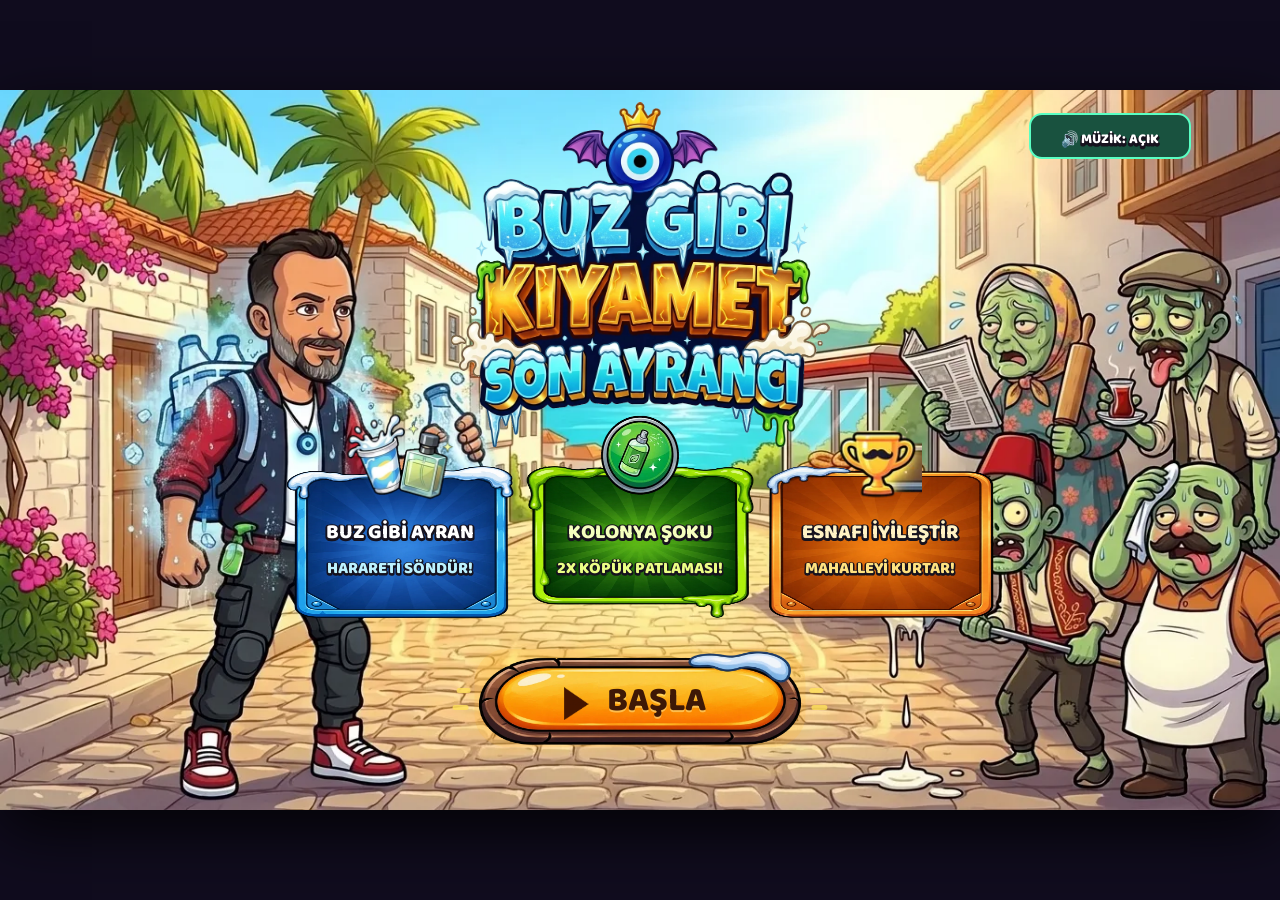
<file: sims/buz-gibi-kiyamet/index.html>
<!DOCTYPE html>
<html lang="tr">
<head>
<meta charset="UTF-8" />
<meta name="viewport" content="width=device-width, initial-scale=1.0, maximum-scale=1.0, user-scalable=no, viewport-fit=cover" />
<meta name="mobile-web-app-capable" content="yes" />
<meta name="apple-mobile-web-app-capable" content="yes" />
<meta name="apple-mobile-web-app-status-bar-style" content="black-translucent" />
<meta name="theme-color" content="#100c1e" />
<title>Buz Gibi Kıyamet: Son Ayrancı — Er-Öz Hotel'e Kaçış</title>
<style>
  @font-face {
    font-family: 'BalooBold';
    src: url('fonts/Baloo2-ExtraBold.ttf') format('truetype');
    font-weight: 800;
  }
  @font-face {
    font-family: 'BalooMed';
    src: url('fonts/Baloo2-Bold.ttf') format('truetype');
    font-weight: 700;
  }
  * { box-sizing: border-box; margin: 0; padding: 0; user-select: none; -webkit-user-select: none; -webkit-tap-highlight-color: transparent; }
  html, body {
    width: 100%; height: 100%;
    width: 100dvw; height: 100dvh;
    overflow: hidden; overscroll-behavior: none;
    background: #100c1e;
    display: flex; align-items: center; justify-content: center;
    font-family: 'BalooMed', system-ui, sans-serif;
    touch-action: none;
  }
  #gameCanvas {
    display: block;
    background: #100c1e;
    box-shadow: 0 20px 60px rgba(0, 0, 0, 0.85);
    touch-action: none;
    cursor: pointer;
    transform-origin: center center;
  }
  #fsBtn {
    position: fixed;
    top: max(10px, env(safe-area-inset-top));
    right: max(10px, env(safe-area-inset-right));
    z-index: 20;
    width: 38px;
    height: 38px;
    padding: 0;
    align-items: center;
    justify-content: center;
    background: rgba(20, 16, 36, 0.78);
    color: #ffec7d;
    border: 2px solid rgba(255, 216, 107, 0.75);
    border-radius: 10px;
    font-family: 'BalooBold', sans-serif;
    font-size: 17px;
    line-height: 1;
    cursor: pointer;
    display: none;
    opacity: 0.82;
    backdrop-filter: blur(4px);
  }
  @media (pointer: coarse), (max-width: 960px) {
    #fsBtn { display: flex; }
  }
  body.rotated-mobile #fsBtn {
    top: auto;
    bottom: max(10px, env(safe-area-inset-bottom));
    right: max(10px, env(safe-area-inset-right));
    transform: rotate(90deg);
  }
</style>
</head>
<body>
<button id="fsBtn" type="button" aria-label="Tam Ekran" title="Tam Ekran">⛶</button>
<canvas id="gameCanvas" width="1280" height="720"></canvas>
<script src="story_data.js?v=6"></script>
<script>
(() => {
'use strict';

let VW = 1280;
const VH = 720;
const WORLD_W = 3840;
const GROUND_Y = 612;
const PROP_TOP_H = 104;

const canvas = document.getElementById('gameCanvas');
const ctx = canvas.getContext('2d');
const fsBtn = document.getElementById('fsBtn');

const IS_TOUCH = ('ontouchstart' in window) || (navigator.maxTouchPoints > 0);
let isRotated = false;
let viewScale = 1;
function getFsRightOffset() {
  return (IS_TOUCH || Math.min(window.innerWidth, window.innerHeight) <= 960)
    ? Math.ceil(62 / Math.max(0.35, viewScale))
    : 0;
}

function requestMobileFullscreen() {
  const el = document.documentElement;
  const req = el.requestFullscreen || el.webkitRequestFullscreen || el.msRequestFullscreen;
  if (req && !document.fullscreenElement && !document.webkitFullscreenElement) {
    try {
      const p = req.call(el);
      if (p && p.then) {
        p.then(() => {
          if (screen.orientation && screen.orientation.lock) {
            screen.orientation.lock('landscape').catch(() => {});
          }
          setTimeout(resizeCanvas, 120);
        }).catch(() => {});
      }
    } catch (_) {}
  }
}

function toggleFullscreen() {
  if (document.fullscreenElement || document.webkitFullscreenElement) {
    const ex = document.exitFullscreen || document.webkitExitFullscreen;
    if (ex) try { ex.call(document); } catch (_) {}
  } else {
    requestMobileFullscreen();
  }
}
if (fsBtn) {
  fsBtn.addEventListener('click', ev => { ev.stopPropagation(); toggleFullscreen(); });
  document.addEventListener('fullscreenchange', () => {
    const inFs = !!(document.fullscreenElement || document.webkitFullscreenElement);
    fsBtn.textContent = inFs ? '✕' : '⛶';
    setTimeout(resizeCanvas, 80);
  });
}

// Responsive Fullscreen HiDPI sizing + Dynamic Ultrawide Viewport (Zero Black Bars!)
function resizeCanvas() {
  const dpr = Math.min(2.5, window.devicePixelRatio || 1);
  const vv = window.visualViewport;
  const availW = Math.floor(vv ? vv.width : window.innerWidth);
  const availH = Math.floor(vv ? vv.height : window.innerHeight);

  // On portrait phones/tablets, auto-rotate 90° clockwise so the game fills the full phone screen!
  isRotated = (availH > availW) && (IS_TOUCH || availW <= 768);
  const targetW = isRotated ? availH : availW;
  const targetH = isRotated ? availW : availH;

  // Dynamic Ultrawide Viewport: Calculates exact VW to match the phone's physical aspect ratio (19.5:9, 20:9, etc.)
  // Eliminates 100% of black letterbox bars on modern mobile devices!
  const aspect = targetW / Math.max(1, targetH);
  if (aspect >= 1280 / 720) {
    VW = Math.max(1280, Math.min(1760, Math.round(VH * aspect)));
    viewScale = targetH / VH;
    var cssW = targetW;
    var cssH = targetH;
  } else {
    VW = 1280;
    viewScale = Math.min(targetW / VW, targetH / VH);
    var cssW = Math.floor(VW * viewScale);
    var cssH = Math.floor(VH * viewScale);
  }

  canvas.style.width = cssW + 'px';
  canvas.style.height = cssH + 'px';
  canvas.style.transform = isRotated ? 'rotate(90deg)' : 'none';
  document.body.classList.toggle('rotated-mobile', isRotated);
  // Render buffer matches real physical screen pixels (zero CSS upscaling blur!)
  canvas.width = Math.floor(cssW * dpr);
  canvas.height = Math.floor(cssH * dpr);
  ctx.setTransform(viewScale * dpr, 0, 0, viewScale * dpr, 0, 0);
  ctx.imageSmoothingEnabled = true;
  ctx.imageSmoothingQuality = 'high';
}
window.addEventListener('resize', resizeCanvas);
window.addEventListener('orientationchange', () => setTimeout(resizeCanvas, 120));
if (window.visualViewport) window.visualViewport.addEventListener('resize', resizeCanvas);
resizeCanvas();

// ============================================================================
// DATA (1:1 parity with game_data.luau)
// ============================================================================
const CORE_IMAGE_IDS = [
  'ui_title_bg', 'ui_logo_buzgibi', 'ui_board_wood', 'ui_card_blue', 'ui_card_green', 'ui_card_amber',
  'ui_btn_gold', 'ui_badge_red', 'ui_topper_ayran', 'ui_topper_brain', 'ui_header_plank',
  'ui_cap_blue', 'ui_cap_green', 'ui_cap_yellow', 'ui_play_icon',
  'hud_health_bar', 'hud_level_progress', 'hud_ayran_counter', 'hud_gold_counter', 'hud_score_panel', 'hud_cta_gold', 'hud_cta_red',
  'ui_heart', 'ui_nazar_wing', 'ui_ayran_icon', 'ui_coin', 'ui_trophy', 'ui_btn_ayran', 'ui_btn_kolonya', 'ui_btn_nazar', 'ui_btn_settings',
  'hero_idle', 'hero_run', 'hero_jump', 'hero_throw', 'hero_cologne', 'hero_nazar', 'hero_hit', 'hero_state_chill', 'hero_state_phone', 'hero_state_ready',
  'bg_l1_classic', 'bg_intro_city_heat', 'bg_fethiye_chaos', 'bg_hotel_siege', 'bg_balcony_chill_day', 'bg_balcony_phone_day', 'bg_intro_cooler_day',
  'z_1_1','z_1_2','z_1_3','z_1_4','z_1_5','z_1_6','z_1_7','z_1_8','z_1_9',
  'c_1_1','c_1_2','c_1_3','c_1_4','c_1_5','c_1_6','c_1_7','c_1_8','c_1_9',
  'p_simit_0','p_simit_1','p_simit_2','p_cay_0','p_cay_1','p_cay_2',
  'p_cop_0','p_cop_1','p_cop_2','p_dondurma_0','p_dondurma_1','p_dondurma_2',
  'proj_ayran_sise','proj_curuk_domates','proj_hamsi','proj_kamp_feneri',
  'proj_kolonya_bulutu','proj_kozan_misir','proj_mini_balon','proj_nazar_halka',
  'proj_nota_dalgasi','proj_oklava','proj_sicak_cay','proj_simit',
  'proj_ucan_telefon','proj_zehirli_dondurma','proj_zehirli_kokteyl',
  'vfx_splash_ayran','vfx_puddle_tea','vfx_splat_tomato','vfx_popcorn_burst','vfx_splat_slime_green','vfx_fire_zone',
  'intro_hero','intro_l1_mid','intro_l1_boss'
];

const BACKGROUND_IMAGE_IDS = [
  'bg_balcony_chill', 'bg_balcony_phone', 'bg_intro_cooler', 'bg_suitup_comic',
  'bg_l2_classic', 'bg_l3_classic',
  'z_2_1','z_2_2','z_2_3','z_2_4','z_2_5','z_2_6','z_2_7','z_2_8','z_2_9',
  'z_3_1','z_3_2','z_3_3','z_3_4','z_3_5','z_3_6','z_3_7','z_3_8','z_3_9',
  'c_2_1','c_2_2','c_2_3','c_2_4','c_2_5','c_2_6','c_2_7','c_2_8','c_2_9',
  'c_3_1','c_3_2','c_3_3','c_3_4','c_3_5','c_3_6','c_3_7','c_3_8','c_3_9',
  'intro_l2_mid','intro_l2_boss','intro_l3_mid','intro_l3_boss'
];

const IMAGE_IDS = [...CORE_IMAGE_IDS, ...BACKGROUND_IMAGE_IDS];

const SFX_IDS = [
  'sfx_throw','sfx_splash','sfx_kolonya','sfx_nazar','sfx_jump',
  'sfx_hit','sfx_calm','sfx_prop','sfx_coin','sfx_win','sfx_horn','sfx_shock'
];

const ZOMBIES = [
  [
    { id:'z_1_1', label:'Kahvehane Dayısı', ai:'ranged', projLabel:'ÇAY', projImg:'proj_sicak_cay', hp:56, speed:72, dmg:9, reward:24, scale:0.96, quote:'Oh be, bir de çay!' },
    { id:'z_1_2', label:'Oklavalı Teyze', ai:'heavy', projLabel:'OKLAVA', projImg:'proj_oklava', hp:88, speed:66, dmg:15, reward:32, scale:1.00, quote:'Eline sağlık oğlum!' },
    { id:'z_1_3', label:'Gazeteli Memur', ai:'walker', projLabel:'', projImg:'', hp:58, speed:78, dmg:10, reward:22, scale:0.98, quote:'Kafam yerine geldi!' },
    { id:'z_1_4', label:'Mahalle Genci', ai:'dasher', projLabel:'', projImg:'', hp:50, speed:106, dmg:11, reward:26, scale:0.94, quote:'Kral ayran efsane!' },
    { id:'z_1_5', label:'Okullu Öğrenci', ai:'walker', projLabel:'', projImg:'', hp:46, speed:102, dmg:8, reward:20, scale:0.88, quote:'Sınava hazırım!' },
    { id:'z_1_6', label:'Moto Kurye', ai:'dasher', projLabel:'', projImg:'', hp:66, speed:122, dmg:13, reward:35, scale:1.00, quote:'5 yıldız verdim!' },
    { id:'z_1_7', label:'Tombul Bakkal', ai:'heavy', projLabel:'', projImg:'', hp:118, speed:56, dmg:16, reward:42, scale:1.08, quote:'Veresiye defteri kapandı!' },
    { id:'z_1_8', label:'Pazar Poşetli Teyze', ai:'ranged', projLabel:'DOMATES', projImg:'proj_curuk_domates', hp:68, speed:68, dmg:10, reward:26, scale:0.96, quote:'Serinledim evladım!' },
    { id:'z_1_9', label:'Bağlamacı Aşık', ai:'ranged', projLabel:'NOTA', projImg:'proj_nota_dalgasi', hp:62, speed:88, dmg:10, reward:30, scale:0.96, quote:'Yayık ayran türküsü!' },
  ],
  [
    { id:'z_2_1', label:'Simitçi Usta', ai:'ranged', projLabel:'SİMİT', projImg:'proj_simit', hp:74, speed:78, dmg:11, reward:28, scale:1.00, quote:'Sıcak simit + ayran!' },
    { id:'z_2_2', label:'Maraş Dondurmacısı', ai:'ranged', projLabel:'DONDURMA', projImg:'proj_zehirli_dondurma', hp:88, speed:86, dmg:13, reward:34, scale:1.04, quote:'Şaka yapmıştım abi!' },
    { id:'z_2_3', label:'Midyeci Usta', ai:'heavy', projLabel:'', projImg:'', hp:115, speed:62, dmg:15, reward:35, scale:1.06, quote:'Limonu sıktım geldim!' },
    { id:'z_2_4', label:'Mısırcı Abla', ai:'ranged', projLabel:'MISIR', projImg:'proj_kozan_misir', hp:80, speed:72, dmg:11, reward:30, scale:0.98, quote:'Közde mısır ikramım!' },
    { id:'z_2_5', label:'Kağıt Toplayıcı', ai:'walker', projLabel:'', projImg:'', hp:68, speed:98, dmg:10, reward:25, scale:0.96, quote:'Eyvallah kardeşim!' },
    { id:'z_2_6', label:'Çiçekçi Teyze', ai:'walker', projLabel:'', projImg:'', hp:76, speed:72, dmg:10, reward:28, scale:0.96, quote:'Bir gül benden sana!' },
    { id:'z_2_7', label:'Balıkçı Usta', ai:'heavy', projLabel:'HAMSİ', projImg:'proj_hamsi', hp:128, speed:64, dmg:16, reward:40, scale:1.08, quote:'Hamsi taze, ayran buz!' },
    { id:'z_2_8', label:'Milli Piyango Amca', ai:'ranged', projLabel:'NOTA', projImg:'proj_nota_dalgasi', hp:70, speed:86, dmg:10, reward:32, scale:0.96, quote:'Büyük ikramiye sensin!' },
    { id:'z_2_9', label:'Sucu Çocuk', ai:'dasher', projLabel:'', projImg:'', hp:54, speed:130, dmg:11, reward:28, scale:0.86, quote:'Ayran sudan iyiymiş!' },
  ],
  [
    { id:'z_3_1', label:'Sırt Çantalı Gezgin', ai:'walker', projLabel:'', projImg:'', hp:90, speed:90, dmg:12, reward:32, scale:1.02, quote:'Amazing Turkish yogurt!' },
    { id:'z_3_2', label:'Şipşakçı Turist', ai:'ranged', projLabel:'TELEFON', projImg:'proj_ucan_telefon', hp:82, speed:94, dmg:13, reward:35, scale:0.98, quote:'Selfie time! Ayran!' },
    { id:'z_3_3', label:'Her Şey Dahilci', ai:'heavy', projLabel:'KOKTEYL', projImg:'proj_zehirli_kokteyl', hp:142, speed:64, dmg:18, reward:45, scale:1.08, quote:'Open buffet ayran!' },
    { id:'z_3_4', label:'Haritalı Turist', ai:'walker', projLabel:'', projImg:'', hp:82, speed:86, dmg:11, reward:30, scale:0.98, quote:'Er-Öz Hotel this way!' },
    { id:'z_3_5', label:'Trekkingci Turist', ai:'dasher', projLabel:'', projImg:'', hp:88, speed:118, dmg:14, reward:35, scale:1.00, quote:'Best energy drink!' },
    { id:'z_3_6', label:'Alışverişçi Turist', ai:'ranged', projLabel:'KOKTEYL', projImg:'proj_zehirli_kokteyl', hp:92, speed:82, dmg:13, reward:36, scale:1.00, quote:'I buy 10 bottles!' },
    { id:'z_3_7', label:'Sörfçü Turist', ai:'dasher', projLabel:'', projImg:'', hp:86, speed:124, dmg:14, reward:35, scale:1.02, quote:'Chill vibes bro!' },
    { id:'z_3_8', label:'Kapadokya Baloncu', ai:'flyer', projLabel:'BALON', projImg:'proj_mini_balon', hp:84, speed:96, dmg:12, reward:38, scale:0.98, quote:"Göreme'ye uçuyorum!" },
    { id:'z_3_9', label:'Kampçı Turist', ai:'ranged', projLabel:'FENER', projImg:'proj_kamp_feneri', hp:126, speed:72, dmg:15, reward:42, scale:1.06, quote:'Campfire + Ayran!' },
  ]
];

const LEVELS = [
  {
    id:1, bg:'bg_l1_classic', title:'BÖLÜM 1: MAHALLE • ☀️ ÖĞLEN',
    subtitle:'Tezgaha çıkıp +%45 menzilden ayranla ıslat, yaklaşanlara Kolonyayla KÖPÜK ŞOKU vur!',
    goal:12, spawnRate:2.05, group:0,
    boss:{ img:'z_1_7', name:'DEV MAHALLE BAKKALI (DEPREM BOSS)', special:'quake', hp:400, speed:74, dmg:16, reward:220, quote:'Tamam yeğenim, tüm mahalleye ayran benden!' },
    comicLines:['MAHALLEDE HARARET PATLADI!','Tezgahtan yüksek atış yap, kırmızı saldırı yayından kaç!','Yönlü Nazar ışınıyla dondur → Kolonya ŞOKU patlat!']
  },
  {
    id:2, bg:'bg_l2_classic', title:'BÖLÜM 2: ÇARŞI • 🌅 İKİNDİ',
    subtitle:'Sıcak çay & dondurma birikintilerine basma! Tezgahtan yüksek menzille kontrol kur!',
    goal:15, spawnRate:1.80, group:1,
    boss:{ img:'z_2_7', name:'ÖFKELİ BALIKÇI REİS (HAMSİ BOSS)', special:'hamsi', hp:520, speed:80, dmg:19, reward:320, quote:'Buz gibi ayranla yelkenler suya indi!' },
    comicLines:['ESNAF ÇARŞISI KARIŞTI!','Dondurma zeminleri yakıyor, mermiler tezgahına uçuyor!','Yönlü Nazar ile önünü dondur, Kolonya ile erit!']
  },
  {
    id:3, bg:'bg_l3_classic', title:'BÖLÜM 3: ER-ÖZ HOTEL • 🌙 AKŞAM',
    subtitle:"Yerdeki alev bölgelerine dikkat! Tezgahlara çıkıp Kral'ın büfe şifasını durdur!",
    goal:18, spawnRate:1.60, group:2,
    boss:{ img:'z_3_3', name:'MEGA HER ŞEY DAHİL KRALI (BÜFE BOSS)', special:'buffet', hp:660, speed:84, dmg:21, reward:450, quote:'5 YILDIZ! ER-ÖZ HOTEL ARTIK GÜVENDE!' },
    comicLines:['ER-ÖZ HOTEL KAPISINDAYIZ!','Döner servisi yeri ateşe veriyor + baloncular tepede!','Tezgahtan yüksek menzille savaş, 5 yıldızlı zaferi kap!']
  }
];

const UPGRADES = [
  { id:'ayran_dmg', name:'Çift Namlulu Yayık Ayran', desc:"Hasar +12 • Sv.2'de ÇİFT ŞİŞE (Ön+Yüksek Ark), Sv.4'te alan köpüğü!", baseCost:38, maxLvl:5, icon:'ui_ayran_icon' },
  { id:'belt_cap', name:'Çift Kemer + Akrobatik Zıplama', desc:"Sv.1'de HAVADA ÇİFT ZIPLAMA açılır! Maks. ayran +4 artar.", baseCost:32, maxLvl:5, icon:'ui_btn_ayran' },
  { id:'kolonya_pow', name:'80° Tütün & Limon Şoku', desc:'Kolonya hasarı +22, düşman mermisi siler + KÖPÜK ŞOKUNU güçlendirir!', baseCost:42, maxLvl:4, icon:'ui_btn_kolonya' },
  { id:'tea_heal', name:'Nazar Kalkanı & Taze Çay', desc:'+55 Can & +15 Maks Can • Nazar %100 iken ilk darbeyi KALKAN emer!', baseCost:28, maxLvl:99, icon:'ui_heart' },
];

const KOLONYA_BASE = { cd: 2.1, dmg: 38, range: 215 };
const PROP_TYPES = ['simit', 'cay', 'cop', 'dondurma'];
const PROP_META = {
  simit:    { h: 158, brokenH: 58, topH: 98, halfW: 58, shadowW: 54 },
  cay:      { h: 88,  brokenH: 48, topH: 72, halfW: 66, shadowW: 64 },
  cop:      { h: 98,  brokenH: 46, topH: 84, halfW: 40, shadowW: 38 },
  dondurma: { h: 122, brokenH: 54, topH: 88, halfW: 64, shadowW: 60 },
};
const LEVEL_PROP_LAYOUTS = [
  // Bölüm 1: Mahalle Sokağı (kapı/araba önleri açık, doğal kaldırım yerleşimi)
  [
    { kind: 'cay', x: 540 }, { kind: 'simit', x: 1080 }, { kind: 'cop', x: 1620 },
    { kind: 'cay', x: 2120 }, { kind: 'simit', x: 2640 }, { kind: 'cop', x: 2960 },
  ],
  // Bölüm 2: Esnaf Çarşısı (merdiven ve otobüs durağı açık)
  [
    { kind: 'simit', x: 560 }, { kind: 'dondurma', x: 1120 }, { kind: 'cop', x: 1980 },
    { kind: 'dondurma', x: 2440 }, { kind: 'simit', x: 3320 }, { kind: 'cop', x: 3620 },
  ],
  // Bölüm 3: Er-Öz Hotel (otel girişi, kum torbaları ve bariyer tamamen açık)
  [
    { kind: 'dondurma', x: 520 }, { kind: 'cay', x: 1060 }, { kind: 'simit', x: 1560 },
    { kind: 'cop', x: 1960 }, { kind: 'dondurma', x: 2360 }, { kind: 'cay', x: 3180 },
  ],
];

// ============================================================================
// ASSET LOADER
// ============================================================================
const images = {};
const sfx = {};
let coreLoadedCount = 0;
const totalCoreAssets = CORE_IMAGE_IDS.length;
let bgLoadedCount = 0;
const totalBgAssets = BACKGROUND_IMAGE_IDS.length;

let fontsReady = false;
if (document.fonts && document.fonts.ready) {
  document.fonts.ready.then(() => { fontsReady = true; }).catch(() => { fontsReady = true; });
} else fontsReady = true;
setTimeout(() => { fontsReady = true; }, 3000);

function loadSingleAsset(id, onDone) {
  if (images[id]) return images[id];
  const img = new Image();
  img.onload = () => { if (onDone) onDone(); };
  img.onerror = () => {
    // If WebP fails for any reason, fallback to original PNG/JPG
    img.onerror = () => { if (onDone) onDone(); };
    img.src = `img/${id}.png?v=13`;
  };
  img.src = `img/${id}.webp?v=13`;
  images[id] = img;
  return img;
}

// Phase 0: Priority-first hand-painted Loading UI Kit (~195 KB total WebP, non-blocking)
const LOAD_KIT_IDS = [
  'load_logo', 'load_badge_ayranci', 'load_bottle_sheet',
  'load_thermo_shell', 'load_badge_ice', 'load_bar_frame', 'load_tip_frame'
];
for (const id of LOAD_KIT_IDS) {
  loadSingleAsset(id);
}

// Phase 1: Fast-Start Critical Assets (~6 MB WebP)
for (const id of CORE_IMAGE_IDS) {
  loadSingleAsset(id, () => {
    coreLoadedCount++;
    if (coreLoadedCount >= totalCoreAssets) {
      startBackgroundPreload();
    }
  });
}

// Phase 2: Background preload for Level 2 & Level 3 assets
let bgPreloadStarted = false;
function startBackgroundPreload() {
  if (bgPreloadStarted) return;
  bgPreloadStarted = true;
  const runPreload = () => {
    for (const id of BACKGROUND_IMAGE_IDS) {
      loadSingleAsset(id, () => { bgLoadedCount++; });
    }
  };
  if (window.requestIdleCallback) {
    window.requestIdleCallback(runPreload);
  } else {
    setTimeout(runPreload, 250);
  }
}
setTimeout(startBackgroundPreload, 1800);

// Optimized on-demand SFX pool (zero startup network choke)
const sfxPools = {};
for (const sid of SFX_IDS) {
  sfxPools[sid] = { idx: 0, list: [] };
}

let _audioCtx = null;
function getAudioCtx() {
  if (!_audioCtx) {
    const AC = window.AudioContext || window.webkitAudioContext;
    if (AC) _audioCtx = new AC();
  }
  if (_audioCtx && _audioCtx.state === 'suspended') {
    _audioCtx.resume().catch(() => {});
  }
  return _audioCtx;
}

function playVoiceBlip(speakerId) {
  if (G.muted) return;
  const ac = getAudioCtx();
  if (!ac) return;
  const sp = (window.STORY_DATA && window.STORY_DATA.speakers[speakerId]) || { pitch: 220, wave: 'triangle' };
  try {
    const now = ac.currentTime;
    const osc = ac.createOscillator();
    const gain = ac.createGain();
    osc.type = sp.wave || 'triangle';
    const jitter = 0.93 + Math.random() * 0.14;
    osc.frequency.setValueAtTime((sp.pitch || 220) * jitter, now);
    gain.gain.setValueAtTime(0.001, now);
    gain.gain.linearRampToValueAtTime(0.055, now + 0.008);
    gain.gain.exponentialRampToValueAtTime(0.001, now + 0.045);
    osc.connect(gain);
    gain.connect(ac.destination);
    osc.start(now);
    osc.stop(now + 0.05);
  } catch (_) {}
}

function playPhoneRing() {
  if (G.muted) return;
  const ac = getAudioCtx();
  if (!ac) return;
  try {
    const now = ac.currentTime;
    [0, 0.42].forEach(offset => {
      const osc1 = ac.createOscillator();
      const osc2 = ac.createOscillator();
      const gain = ac.createGain();
      osc1.type = 'sine'; osc2.type = 'sine';
      osc1.frequency.setValueAtTime(440, now + offset);
      osc2.frequency.setValueAtTime(480, now + offset);
      gain.gain.setValueAtTime(0.001, now + offset);
      gain.gain.linearRampToValueAtTime(0.08, now + offset + 0.02);
      gain.gain.setValueAtTime(0.08, now + offset + 0.24);
      gain.gain.exponentialRampToValueAtTime(0.001, now + offset + 0.30);
      osc1.connect(gain); osc2.connect(gain); gain.connect(ac.destination);
      osc1.start(now + offset); osc2.start(now + offset);
      osc1.stop(now + offset + 0.31); osc2.stop(now + offset + 0.31);
    });
  } catch (_) {}
}

function playSfx(name) {
  if (G.muted) return;
  const pool = sfxPools[name];
  if (!pool) return;
  try {
    let inst = pool.list[pool.idx];
    if (!inst) {
      if (pool.list.length < 3) {
        inst = new Audio(`sfx/${name}.wav`);
        inst.volume = 0.55;
        pool.list.push(inst);
      } else {
        inst = pool.list[0];
      }
    }
    pool.idx = (pool.idx + 1) % pool.list.length;
    inst.currentTime = 0;
    inst.volume = 0.55;
    inst.play().catch(() => {});
  } catch (_) {}
}

// ============================================================================
// PROCEDURAL WEB AUDIO CHIPTUNE BGM ENGINE (Zero latency, zero external assets)
// ============================================================================
const BGM_NOTES = {
  'C1': 32.70, 'C#1': 34.65, 'D1': 36.71, 'Eb1': 38.89, 'E1': 41.20, 'F1': 43.65, 'F#1': 46.25, 'G1': 49.00, 'G#1': 51.91, 'A1': 55.00, 'Bb1': 58.27, 'B1': 61.74,
  'C2': 65.41, 'C#2': 69.30, 'D2': 73.42, 'Eb2': 77.78, 'E2': 82.41, 'F2': 87.31, 'F#2': 92.50, 'G2': 98.00, 'G#2': 103.83, 'A2': 110.00, 'Bb2': 116.54, 'B2': 123.47,
  'C3': 130.81, 'C#3': 138.59, 'D3': 146.83, 'Eb3': 155.56, 'E3': 164.81, 'F3': 174.61, 'F#3': 185.00, 'G3': 196.00, 'G#3': 207.65, 'A3': 220.00, 'Bb3': 233.08, 'B3': 246.94,
  'C4': 261.63, 'C#4': 277.18, 'D4': 293.66, 'Eb4': 311.13, 'E4': 329.63, 'F4': 349.23, 'F#4': 369.99, 'G4': 392.00, 'G#4': 415.30, 'A4': 440.00, 'Bb4': 466.16, 'B4': 493.88,
  'C5': 523.25, 'C#5': 554.37, 'D5': 587.33, 'Eb5': 622.25, 'E5': 659.25, 'F5': 698.46, 'F#5': 739.99, 'G5': 783.99, 'G#5': 830.61, 'A5': 880.00, '-': 0
};

const BGM_TRACKS = {
  menu: {
    bpm: 114, steps: 32,
    bass: ['A1','-','A1','-','E2','-','E2','-','A1','-','G1','-','F1','-','E1','-','A1','-','A1','-','E2','-','E2','-','D2','-','C2','-','B1','-','E1','-'],
    lead: ['A3','-','C4','-','D4','-','E4','E4','-','F4','E4','D4','C4','-','B3','-','A3','-','C4','-','D4','-','E4','-','D4','C4','B3','A3','B3','-','A3','-'],
    kick: [1,0,0,0, 0,0,0,0, 1,0,0,0, 0,0,0,0, 1,0,0,0, 0,0,0,0, 1,0,0,0, 0,0,0,0],
    snare:[0,0,0,0, 1,0,0,0, 0,0,0,0, 1,0,0,0, 0,0,0,0, 1,0,0,0, 0,0,0,0, 1,0,0,0],
    hihat:[1,0,1,0, 1,0,1,0, 1,0,1,0, 1,0,1,0, 1,0,1,0, 1,0,1,0, 1,0,1,0, 1,0,1,0]
  },
  action: {
    bpm: 132, steps: 32,
    bass: ['A1','A1','A2','A1','A1','A1','A2','A1','D1','D1','D2','D1','E1','E1','E2','E1','A1','A1','A2','A1','F1','F1','F2','F1','D1','D1','D2','D1','E1','G1','G#1','B1'],
    lead: ['E4','-','E4','-','D4','-','E4','-','G4','-','F4','-','E4','-','D4','-','C4','-','D4','-','E4','-','D4','-','C4','B3','A3','B3','C4','D4','E4','-'],
    kick: [1,0,0,0, 1,0,0,0, 1,0,0,0, 1,0,0,0, 1,0,0,0, 1,0,0,0, 1,0,0,0, 1,0,0,0],
    snare:[0,0,0,0, 1,0,0,0, 0,0,0,0, 1,0,0,0, 0,0,0,0, 1,0,0,0, 0,0,0,0, 1,0,0,0],
    hihat:[1,0,1,1, 1,0,1,1, 1,0,1,1, 1,0,1,1, 1,0,1,1, 1,0,1,1, 1,0,1,1, 1,0,1,1]
  },
  boss: {
    bpm: 146, steps: 32,
    bass: ['A1','A1','A2','A2','G#1','G#1','G#2','G#2','G1','G1','G2','G2','F1','F1','E1','E1','A1','A1','A2','A2','G#1','G#1','G#2','G#2','D2','D2','C2','C2','E1','E1','E2','E2'],
    lead: ['A4','C5','E5','A5','G#4','B4','E5','G#5','G4','Bb4','D5','G5','F4','A4','D5','E5','A4','E5','D5','C5','B4','D5','C5','B4','A4','C5','B4','A4','G#4','B4','E5','-'],
    kick: [1,0,1,0, 1,0,0,0, 1,0,1,0, 1,0,0,0, 1,0,1,0, 1,0,0,0, 1,0,1,0, 1,1,0,0],
    snare:[0,0,0,0, 1,0,0,0, 0,0,0,0, 1,0,0,1, 0,0,0,0, 1,0,0,0, 0,0,0,0, 1,0,1,0],
    hihat:[1,1,1,1, 1,1,1,1, 1,1,1,1, 1,1,1,1, 1,1,1,1, 1,1,1,1, 1,1,1,1, 1,1,1,1]
  }
};

const BgmEngine = {
  masterGain: null,
  filterNode: null,
  noiseBuffer: null,
  activeTrackName: '',
  step: 0,
  nextStepTime: 0,

  init(ctx) {
    if (this.masterGain) return;
    try {
      this.masterGain = ctx.createGain();
      this.masterGain.gain.setValueAtTime(0.0001, ctx.currentTime);
      this.filterNode = ctx.createBiquadFilter();
      this.filterNode.type = 'lowpass';
      this.filterNode.frequency.setValueAtTime(2600, ctx.currentTime);
      this.filterNode.Q.setValueAtTime(1.4, ctx.currentTime);
      this.filterNode.connect(this.masterGain);
      this.masterGain.connect(ctx.destination);

      const bufSize = Math.floor(ctx.sampleRate * 0.4);
      this.noiseBuffer = ctx.createBuffer(1, bufSize, ctx.sampleRate);
      const data = this.noiseBuffer.getChannelData(0);
      for (let i = 0; i < bufSize; i++) data[i] = Math.random() * 2 - 1;
    } catch (_) {}
  },

  playKick(ctx, t) {
    try {
      const osc = ctx.createOscillator();
      const gain = ctx.createGain();
      osc.type = 'sine';
      osc.frequency.setValueAtTime(130, t);
      osc.frequency.exponentialRampToValueAtTime(36, t + 0.08);
      gain.gain.setValueAtTime(0.35, t);
      gain.gain.exponentialRampToValueAtTime(0.001, t + 0.09);
      osc.connect(gain); gain.connect(this.filterNode);
      osc.start(t); osc.stop(t + 0.1);
    } catch (_) {}
  },

  playSnare(ctx, t) {
    if (!this.noiseBuffer) return;
    try {
      const src = ctx.createBufferSource();
      src.buffer = this.noiseBuffer;
      const f = ctx.createBiquadFilter();
      f.type = 'highpass'; f.frequency.setValueAtTime(850, t);
      const g = ctx.createGain();
      g.gain.setValueAtTime(0.20, t);
      g.gain.exponentialRampToValueAtTime(0.001, t + 0.11);
      src.connect(f); f.connect(g); g.connect(this.filterNode);
      src.start(t); src.stop(t + 0.12);
    } catch (_) {}
  },

  playHihat(ctx, t, accent) {
    if (!this.noiseBuffer) return;
    try {
      const src = ctx.createBufferSource();
      src.buffer = this.noiseBuffer;
      const f = ctx.createBiquadFilter();
      f.type = 'highpass'; f.frequency.setValueAtTime(6200, t);
      const g = ctx.createGain();
      g.gain.setValueAtTime(accent ? 0.11 : 0.05, t);
      g.gain.exponentialRampToValueAtTime(0.001, t + (accent ? 0.045 : 0.025));
      src.connect(f); f.connect(g); g.connect(this.filterNode);
      src.start(t); src.stop(t + 0.05);
    } catch (_) {}
  },

  playBass(ctx, note, t, dur) {
    const freq = BGM_NOTES[note];
    if (!freq) return;
    try {
      const osc = ctx.createOscillator();
      const gain = ctx.createGain();
      osc.type = 'sawtooth';
      osc.frequency.setValueAtTime(freq, t);
      gain.gain.setValueAtTime(0.20, t);
      gain.gain.exponentialRampToValueAtTime(0.001, t + dur * 0.9);
      osc.connect(gain); gain.connect(this.filterNode);
      osc.start(t); osc.stop(t + dur);
    } catch (_) {}
  },

  playLead(ctx, note, t, dur) {
    const freq = BGM_NOTES[note];
    if (!freq) return;
    try {
      const osc = ctx.createOscillator();
      const gain = ctx.createGain();
      osc.type = 'square';
      osc.frequency.setValueAtTime(freq, t);
      gain.gain.setValueAtTime(0.001, t);
      gain.gain.linearRampToValueAtTime(0.14, t + 0.01);
      gain.gain.setValueAtTime(0.12, t + dur * 0.65);
      gain.gain.exponentialRampToValueAtTime(0.001, t + dur * 0.95);
      osc.connect(gain); gain.connect(this.filterNode);
      osc.start(t); osc.stop(t + dur);
    } catch (_) {}
  },

  scheduleStep(ctx, t, track, step, dur) {
    if (track.kick[step]) this.playKick(ctx, t);
    if (track.snare[step]) this.playSnare(ctx, t);
    if (track.hihat[step]) this.playHihat(ctx, t, step % 4 === 2);
    const bn = track.bass[step];
    if (bn && bn !== '-') this.playBass(ctx, bn, t, dur);
    const ln = track.lead[step];
    if (ln && ln !== '-') this.playLead(ctx, ln, t, dur);
  },

  update() {
    const ctx = getAudioCtx();
    if (!ctx) return;
    this.init(ctx);

    let targetTrack = '';
    if (G.screen === 'play') {
      targetTrack = (G.bossSpawned && !G.bossDefeated) ? 'boss' : 'action';
    } else if (G.screen === 'title' || G.screen === 'story' || G.screen === 'intro' || G.screen === 'shop' || G.screen === 'pause') {
      targetTrack = 'menu';
    } else {
      targetTrack = '';
    }

    if (targetTrack !== this.activeTrackName) {
      this.activeTrackName = targetTrack;
      this.step = 0;
      if (this.masterGain) {
        if (!targetTrack || G.muted) {
          this.masterGain.gain.setTargetAtTime(0.0001, ctx.currentTime, 0.05);
        } else {
          this.nextStepTime = ctx.currentTime + 0.06;
          const targetVol = G.screen === 'pause' ? 0.04 : 0.16;
          this.masterGain.gain.setTargetAtTime(targetVol, ctx.currentTime, 0.08);
        }
      }
    } else if (this.masterGain) {
      const targetVol = G.muted ? 0.0001 : (G.screen === 'pause' ? 0.04 : 0.16);
      this.masterGain.gain.setTargetAtTime(targetVol, ctx.currentTime, 0.08);
    }

    if (!this.activeTrackName || G.muted) return;
    const track = BGM_TRACKS[this.activeTrackName];
    if (!track) return;
    const stepDur = 60 / (track.bpm * 4);
    if (this.nextStepTime < ctx.currentTime - 0.5) this.nextStepTime = ctx.currentTime + 0.02;

    const lookahead = 0.14;
    while (this.nextStepTime < ctx.currentTime + lookahead) {
      this.scheduleStep(ctx, this.nextStepTime, track, this.step, stepDur);
      this.step = (this.step + 1) % track.steps;
      this.nextStepTime += stepDur;
    }
  }
};

function toggleSound() {
  G.muted = !G.muted;
  const ac = getAudioCtx();
  if (ac && ac.state === 'suspended') ac.resume().catch(() => {});
  if (G.muted) {
    if (BgmEngine.masterGain && ac) BgmEngine.masterGain.gain.setValueAtTime(0.0001, ac.currentTime);
  } else {
    BgmEngine.activeTrackName = '';
    BgmEngine.update();
    playSfx('sfx_coin');
  }
}

// ============================================================================
// GAME STATE
// ============================================================================
const G = {
  screen: 'title',
  time: 0,
  levelIdx: 0,
  camX: 0,
  trauma: 0,
  shakeClock: 0,
  hitStop: 0,
  heroSX: 1,
  heroSY: 1,
  px: 360, py: GROUND_Y, pvx: 0, pvy: 0, facing: 1,
  onGround: true, onPlatform: false,
  coyoteT: 0, jumpBufT: 0, jumpsLeft: 1, dropThroughT: 0,
  hp: 120, maxHp: 120,
  ayran: 10, maxAyran: 10, ayranRegenT: 0, ayranCd: 0, ayranDmg: 28,
  kolonyaCd: 0, kolonyaMaxCd: KOLONYA_BASE.cd, kolonyaDmg: KOLONYA_BASE.dmg, kolonyaRange: KOLONYA_BASE.range, kolonyaVfxT: 0,
  knockTimer: 0, vfxSprites: [], snowFlakes: [],
  nazar: 25, nazarAnimT: 0, nazarCone: null, highGroundTipShown: false, l2HazardT: 7.0,
  throwAnimT: 0, hitAnimT: 0, invulnT: 0, walkT: 0,
  gold: 80, score: 0, bestScore: 0, combo: 0, maxCombo: 0, comboT: 0,
  totalCalmed: 0, shockCount: 0,
  calmedInLevel: 0, spawnT: 1.0, bossSpawned: false, bossDefeated: false,
  bossBannerT: 0, levelClearT: 0,
  upLevels: {},
  zombies: [], projectiles: [], enemyProjs: [], props: [], pickups: [],
  particles: [], floats: [], waves: [], hazards: [],
  zones: [], hover: '', keys: {}, holdLeft: false, holdRight: false, muted: false,
  heroBarkCd: 0,
  story: {
    sceneId: '', nodeId: '', vars: {}, seen: {}, backlog: [],
    logOpen: false, charIdx: 0, typeAcc: 0, blipAcc: 0, nodeT: 0,
    onComplete: null,
  },
};
let loadDisplayPct = 0, loadFadeT = 0, loadDone = false, loadPreviewPct = null;
window.__GAME__ = G;
window.__GAME_API__ = {
  get G() { return G; },
  fireAyran: (...a) => fireAyran(...a),
  useKolonya: (...a) => useKolonya(...a),
  useMegaNazar: (...a) => useMegaNazar(...a),
  executeJump: (...a) => executeJump(...a),
  spawnZombie: (...a) => spawnZombie(...a),
  setupLevel: (...a) => setupLevel(...a),
  resetFullGame: (...a) => resetFullGame(...a),
  spawnGroundHazard: (...a) => spawnGroundHazard(...a),
  setLoadPreview: (p) => { loadPreviewPct = (p === null || p === undefined) ? null : Math.max(0, Math.min(1, Number(p))); },
  getVW: () => VW,
  LEVELS, ZOMBIES, PROP_META
};

// ============================================================================
// STORY / DIALOGUE RUNNER (dialogue-systems + visual-novel)
// ============================================================================
function resetStoryState() {
  const baseVars = (window.STORY_DATA && window.STORY_DATA.vars) ? { ...window.STORY_DATA.vars } : {};
  G.story = {
    sceneId: '', nodeId: '', vars: baseVars, seen: {}, backlog: [],
    logOpen: false, charIdx: 0, typeAcc: 0, blipAcc: 0, nodeT: 0,
    onComplete: null,
  };
}

function getStoryNode() {
  if (!window.STORY_DATA || !G.story.sceneId) return null;
  const sc = window.STORY_DATA.scenes[G.story.sceneId];
  return sc ? sc.nodes[G.story.nodeId] : null;
}

function enterStoryNode(nodeId) {
  const sc = window.STORY_DATA && window.STORY_DATA.scenes[G.story.sceneId];
  if (!sc || !sc.nodes[nodeId]) { finishStoryScene(); return; }
  G.story.nodeId = nodeId;
  G.story.charIdx = 0;
  G.story.typeAcc = 0;
  G.story.blipAcc = 0;
  G.story.nodeT = 0;
  const node = sc.nodes[nodeId];
  if (node.set) Object.assign(G.story.vars, node.set);
  if (node.phoneRing) playPhoneRing();
  if (node.sfx) playSfx('sfx_' + node.sfx);
}

function startStoryScene(sceneId, onComplete, forceReplay = false) {
  const sc = window.STORY_DATA && window.STORY_DATA.scenes[sceneId];
  if (!sc || (G.story.seen[sceneId] && !forceReplay)) {
    if (onComplete) onComplete();
    return;
  }
  G.story.sceneId = sceneId;
  G.story.onComplete = onComplete || null;
  G.story.logOpen = false;
  G.screen = 'story';
  enterStoryNode(sc.start);
}

function finishStoryScene() {
  if (G.story.sceneId) G.story.seen[G.story.sceneId] = true;
  const cb = G.story.onComplete;
  G.story.sceneId = '';
  G.story.nodeId = '';
  G.story.logOpen = false;
  G.story.onComplete = null;
  if (cb) cb();
}

function skipStoryScene() {
  playSfx('sfx_coin');
  finishStoryScene();
}

function pushBacklog(speakerId, text) {
  const sp = (window.STORY_DATA && window.STORY_DATA.speakers[speakerId]) || { name: '' };
  G.story.backlog.push({ speaker: sp.name || 'ANLATICI', color: sp.color || '#ffec82', text });
  if (G.story.backlog.length > 60) G.story.backlog.shift();
}

function advanceStory() {
  if (G.screen !== 'story') return;
  if (G.story.logOpen) { G.story.logOpen = false; return; }
  const node = getStoryNode();
  if (!node) { finishStoryScene(); return; }
  const fullText = node.text || '';
  if (G.story.charIdx < fullText.length) {
    G.story.charIdx = fullText.length;
    return;
  }
  if (node.choices && node.choices.length > 0) return;
  pushBacklog(node.speaker, fullText);
  if (node.end || !node.next) {
    playSfx('sfx_coin');
    finishStoryScene();
  } else {
    enterStoryNode(node.next);
  }
}

function chooseStoryOption(idx) {
  const node = getStoryNode();
  if (!node || !node.choices || !node.choices[idx]) return;
  const ch = node.choices[idx];
  pushBacklog(node.speaker, node.text || '');
  pushBacklog('hero', ch.text);
  if (ch.set) Object.assign(G.story.vars, ch.set);
  playSfx('sfx_coin');
  enterStoryNode(ch.to);
}

function updateStory(dt) {
  const node = getStoryNode();
  if (!node) return;
  G.story.nodeT += dt;
  const fullText = node.text || '';
  if (G.story.charIdx < fullText.length && !G.story.logOpen) {
    G.story.typeAcc += dt * 48; // crisp readable typewriter speed
    const prev = G.story.charIdx;
    G.story.charIdx = Math.min(fullText.length, Math.floor(G.story.typeAcc));
    if (G.story.charIdx > prev) {
      G.story.blipAcc += (G.story.charIdx - prev);
      const ch = fullText[G.story.charIdx - 1];
      if (G.story.blipAcc >= 3 && ch && ch !== ' ' && ch !== '.' && ch !== ',') {
        G.story.blipAcc = 0;
        playVoiceBlip(node.speaker);
      }
    }
  }
}

function setupLevel(idx) {
  G.levelIdx = idx;
  G.px = 360; G.py = GROUND_Y; G.pvx = 0; G.pvy = 0; G.facing = 1;
  G.onGround = true; G.onPlatform = false;
  G.coyoteT = 0; G.jumpBufT = 0; G.dropThroughT = 0;
  G.jumpsLeft = 1 + ((G.upLevels.belt_cap || 0) >= 1 ? 1 : 0);
  G.camX = 0; G.ayran = G.maxAyran;
  G.calmedInLevel = 0; G.spawnT = 0.8;
  G.bossSpawned = false; G.bossDefeated = false; G.bossBannerT = 0; G.levelClearT = 0;
  G.zombies = []; G.projectiles = []; G.enemyProjs = []; G.pickups = [];
  G.particles = []; G.floats = []; G.waves = []; G.props = []; G.vfxSprites = []; G.hazards = [];
  G.knockTimer = 0; G.ayranCd = 0; G.nazarCone = null; G.l2HazardT = 7.0;
  // Fair progression: restore at least 70% max HP on new level
  G.hp = Math.max(G.hp, Math.floor(G.maxHp * 0.70));
  if (!G.snowFlakes || G.snowFlakes.length === 0) {
    G.snowFlakes = [];
    for (let i = 0; i < 42; i++) {
      G.snowFlakes.push({
        x: Math.random() * (WORLD_W + 400) - 200,
        y: Math.random() * VH,
        vx: -(16 + Math.random() * 28),
        vy: 20 + Math.random() * 38,
        r: 1.2 + Math.random() * 2.5,
        depth: 0.15 + Math.random() * 0.95,
        alpha: 0.25 + Math.random() * 0.50
      });
    }
  }
  const layout = LEVEL_PROP_LAYOUTS[idx] || LEVEL_PROP_LAYOUTS[0];
  layout.forEach(item => {
    G.props.push({ kind: item.kind, x: item.x, state: 0, hp: 3, shake: 0 });
  });
}

function resetFullGame() {
  G.hp = 120; G.maxHp = 120; G.maxAyran = 10; G.ayran = 10; G.ayranCd = 0; G.ayranDmg = 28;
  G.kolonyaCd = 0; G.kolonyaMaxCd = KOLONYA_BASE.cd; G.kolonyaDmg = KOLONYA_BASE.dmg; G.kolonyaRange = KOLONYA_BASE.range;
  G.nazar = 25; G.nazarAnimT = 0; G.nazarCone = null; G.highGroundTipShown = false; G.l2HazardT = 7.0;
  G.gold = 80; G.score = 0;
  G.combo = 0; G.maxCombo = 0; G.comboT = 0; G.totalCalmed = 0; G.shockCount = 0;
  G.trauma = 0; G.hitStop = 0; G.heroSX = 1; G.heroSY = 1; G.heroBarkCd = 0;
  G.upLevels = { ayran_dmg: 0, belt_cap: 0, kolonya_pow: 0, tea_heal: 0 };
  resetStoryState();
  setupLevel(0);
}
resetFullGame();

// ============================================================================
// VFX & COMBAT HELPERS
// ============================================================================
function addTrauma(a) { G.trauma = Math.min(0.65, G.trauma + a * 0.45); }
function spawnVfxSprite(imgId, x, y, w, h, duration) {
  if (!G.vfxSprites) G.vfxSprites = [];
  G.vfxSprites.push({ img: imgId, x, y, w, h, life: duration, maxLife: duration });
}
function spawnParticles(x, y, count, r, g, b, spd, grav, rMin, rMax) {
  for (let i = 0; i < count; i++) {
    const ang = Math.random() * Math.PI * 2;
    const sp = spd * (0.35 + Math.random() * 0.85);
    const life = 0.28 + Math.random() * 0.42;
    G.particles.push({
      x: x + (Math.random() - 0.5) * 16, y: y + (Math.random() - 0.5) * 16,
      vx: Math.cos(ang) * sp, vy: Math.sin(ang) * sp - 95,
      rad: rMin + Math.random() * (rMax - rMin), r, g, b, life, maxLife: life, grav
    });
  }
}
function spawnFloat(x, y, text, r, g, b, size, life = 1.05, isBubble = false) {
  G.floats.push({ x, y, vy: isBubble ? -32 : -68, text, r, g, b, size, life, maxLife: life, isBubble });
}
function spawnShockwave(x, y, maxRad, r, g, b, dur, groundOnly = false) {
  G.waves.push({ x, y, rad: 18, maxRad, r, g, b, life: dur, maxLife: dur, groundOnly });
}
function spawnGroundHazard(type, x, halfW, duration, dmg) {
  const same = G.hazards.filter(h => h.type === type);
  if (same.length >= 3) {
    const oldest = same[0];
    const idx = G.hazards.indexOf(oldest);
    if (idx !== -1) G.hazards.splice(idx, 1);
  }
  G.hazards.push({
    type, x: Math.max(80, Math.min(WORLD_W - 80, x)),
    halfW, timer: duration, maxTimer: duration, dmg, tickCd: 0.25
  });
}
function spawnPickup(kind, x, y, val) {
  G.pickups.push({ kind, x, y, vy: -220 - Math.random() * 90, val, life: 7.5, maxLife: 7.5 });
}

function spawnZombie(isBoss) {
  const lvl = LEVELS[G.levelIdx];
  if (isBoss) {
    const b = lvl.boss;
    let sx = Math.min(WORLD_W - 120, G.px + 540);
    if (sx - G.px < 260) sx = Math.max(120, G.px - 480);
    G.zombies.push({
      img: b.img, label: b.name, quote: b.quote, ai: 'heavy',
      projLabel: b.special === 'hamsi' ? 'HAMSİ' : '', projImg: b.special === 'hamsi' ? 'proj_hamsi' : '',
      bossSpecial: b.special, x: sx, y: GROUND_Y, baseY: GROUND_Y, vx: 0,
      hp: b.hp, maxHp: b.hp, speed: b.speed, dmg: b.dmg, reward: b.reward,
      scale: 1.48, isBoss: true, facing: -1, animT: 0, hitFlash: 0, wetT: 0, stunT: 0,
      atkCd: 0.9, aiState: 'chase', aiTimer: 0, atkMaxTimer: 0.4, atkReach: 128, aiCd: 3.0, channelHits: 0,
      calmed: false, calmT: 0, cureT: 0, curePopDone: false, squashX: 1, squashY: 1
    });
    G.bossSpawned = true; G.bossBannerT = 2.8;
    addTrauma(0.62); playSfx('sfx_horn');
    const bossBark = window.STORY_DATA && window.STORY_DATA.barks && window.STORY_DATA.barks.bossSpawn[G.levelIdx];
    if (bossBark) spawnFloat(sx, GROUND_Y - 275, bossBark, 24, 22, 34, 17, 2.6, true);
    return;
  }
  const pool = ZOMBIES[lvl.group];
  const def = pool[Math.floor(Math.random() * pool.length)];
  const rightChance = G.levelIdx === 0 ? 0.75 : (G.levelIdx === 1 ? 0.62 : 0.55);
  const fromRight = Math.random() < rightChance;
  let sx = fromRight ? (G.camX + VW + 70) : (G.camX - 70);
  if (sx > WORLD_W - 50) sx = G.camX - 70;
  if (sx < 50) sx = G.camX + VW + 70;
  sx = Math.max(60, Math.min(WORLD_W - 60, sx));
  const startY = def.ai === 'flyer' ? (GROUND_Y - 108) : GROUND_Y;
  G.zombies.push({
    img: def.id, label: def.label, quote: def.quote, ai: def.ai,
    projLabel: def.projLabel, projImg: def.projImg, bossSpecial: '',
    x: sx, y: startY, baseY: startY, vx: 0,
    hp: def.hp, maxHp: def.hp, speed: def.speed * (1.06 + Math.random() * 0.16),
    dmg: def.dmg, reward: def.reward, scale: def.scale, isBoss: false,
    facing: sx > G.px ? -1 : 1, animT: Math.random() * 6, hitFlash: 0, wetT: 0, stunT: 0,
    atkCd: 0.45, aiState: 'chase', aiTimer: 0, atkMaxTimer: 0.4, atkReach: def.ai === 'heavy' ? 148 : 104,
    aiCd: 1.2 + Math.random() * 1.1,
    channelHits: 0, calmed: false, calmT: 0, cureT: 0, curePopDone: false, squashX: 1, squashY: 1
  });
}

function hurtPlayer(dmg, knockDir) {
  if (G.invulnT > 0 || G.screen !== 'play') return;
  if ((G.upLevels.tea_heal || 0) >= 1 && G.nazar >= 100) {
    G.nazar = 65; G.invulnT = 1.1; G.hitStop = 0.07; addTrauma(0.55); playSfx('sfx_nazar');
    spawnShockwave(G.px, G.py - 85, 290, 56, 228, 255, 0.45);
    spawnFloat(G.px, G.py - 185, 'NAZAR KALKANI! 0 HASAR!', 95, 238, 255, 22, 1.2);
    for (const z of G.zombies) {
      if (!z.calmed && Math.abs(z.x - G.px) < 280) {
        z.vx = (z.x >= G.px ? 1 : -1) * 480;
        z.stunT = Math.max(z.stunT, 1.4);
      }
    }
    return;
  }
  G.hp = Math.max(0, G.hp - dmg);
  G.hitAnimT = 0.32; G.invulnT = 1.2; G.combo = 0;
  G.pvx = knockDir * 340;
  G.knockTimer = 0.28;
  G.heroSX = 1.24; G.heroSY = 0.78;
  addTrauma(0.48); playSfx('sfx_hit');
  spawnParticles(G.px, G.py - 85, 14, 255, 85, 95, 240, 320, 4, 8);
  spawnFloat(G.px, G.py - 165, `-${dmg} CAN!`, 255, 95, 105, 22, 0.9);
  if (G.hp <= 0) {
    if (G.score > G.bestScore) G.bestScore = G.score;
    G.screen = 'gameover';
  }
}

function calmZombie(z) {
  if (z.calmed) return;
  z.calmed = true;
  z.calmT = z.isBoss ? 3.4 : 2.65;
  z.cureT = 0; z.curePopDone = false;
  z.hitFlash = 0; z.vx = 0;
  z.aiState = 'chase'; z.wetT = 0; z.stunT = 0;
  z.squashX = 1.12; z.squashY = 0.90;
  G.combo++; if (G.combo > G.maxCombo) G.maxCombo = G.combo;
  G.comboT = 3.8; G.totalCalmed++; G.calmedInLevel++;
  G.nazar = Math.min(100, G.nazar + (z.isBoss ? 35 : 8));
  const mult = 1 + Math.min(4, Math.floor(G.combo / 3));
  const pts = z.reward * 10 * mult;
  G.score += pts; if (G.score > G.bestScore) G.bestScore = G.score;
  playSfx(z.isBoss ? 'sfx_win' : 'sfx_calm');
  spawnParticles(z.x, z.y - 95, z.isBoss ? 40 : 18, 225, 248, 255, 240, 260, 4, 9);
  spawnParticles(z.x, z.y - 95, 14, 140, 245, 255, 200, 210, 4, 8);
  spawnFloat(z.x, z.y - 142, `+${pts}`, 120, 255, 180, 20, 0.95);
  if (G.combo >= 3 && G.combo % 3 === 0) {
    const cMsg = G.combo >= 9 ? `${G.combo}x SON AYRANCI EFSANESİ!` : `${G.combo}x KÖPÜKLÜ KOMBO!`;
    spawnFloat(G.px, G.py - 215, cMsg, 95, 235, 255, 25, 1.3);
  }
  spawnPickup('coin', z.x - 16, z.y - 55, z.reward);
  if (Math.random() < 0.25 || z.isBoss) spawnPickup('ayran', z.x + 18, z.y - 55, 2);
  if (Math.random() < 0.18 || z.isBoss) spawnPickup('tea', z.x, z.y - 70, 24);
  if (z.isBoss) {
    G.bossDefeated = true; G.levelClearT = 3.4; G.hitStop = 0.12; addTrauma(0.85);
    spawnShockwave(z.x, z.y - 100, 480, 255, 225, 95, 0.75);
  }
}

function damageProp(p) {
  if (p.state >= 2) return;
  p.hp--; p.shake = 0.28; playSfx('sfx_prop'); addTrauma(0.18);
  spawnParticles(p.x, GROUND_Y - 55, 14, 240, 195, 120, 220, 520, 3, 7);
  if (p.hp <= 0) {
    p.state = 2;
    spawnFloat(p.x, GROUND_Y - 125, 'TEZGAH KIRILDI! +GANİMET', 255, 220, 100, 17, 1.05);
    spawnPickup('coin', p.x - 18, GROUND_Y - 50, 28);
    spawnPickup('ayran', p.x + 18, GROUND_Y - 50, 4);
    if (G.hp < G.maxHp * 0.85) spawnPickup('tea', p.x, GROUND_Y - 65, 25);
  } else p.state = 1;
}

function executeJump() {
  if (G.screen !== 'play') return;
  if (G.onGround || G.coyoteT > 0) {
    G.pvy = -690; G.onGround = false; G.onPlatform = false; G.coyoteT = 0; G.jumpBufT = 0;
    G.jumpsLeft = (G.upLevels.belt_cap || 0) >= 1 ? 1 : 0;
    G.heroSX = 0.82; G.heroSY = 1.20; playSfx('sfx_jump');
    spawnParticles(G.px, G.py - 4, 6, 225, 215, 195, 105, 140, 4, 7);
  } else if (G.jumpsLeft > 0) {
    G.jumpsLeft--; G.pvy = -640; G.jumpBufT = 0;
    G.heroSX = 0.80; G.heroSY = 1.24; playSfx('sfx_jump');
    spawnParticles(G.px, G.py - 8, 12, 130, 232, 255, 170, 90, 4, 8);
    spawnFloat(G.px, G.py - 140, 'ÇİFT ZIPLAMA!', 125, 235, 255, 16, 0.7);
  }
}

function fireAyran(dirOverride) {
  if (G.screen !== 'play') return;
  if (G.ayranCd > 0) return;
  if (G.ayran <= 0) {
    spawnFloat(G.px, G.py - 180, 'KOLONYA İLE PATLAT -> +AYRAN!', 125, 235, 255, 16, 0.85);
    return;
  }
  if (dirOverride != null) G.facing = dirOverride;
  G.ayran--; G.ayranCd = 0.24; G.throwAnimT = 0.26; G.heroSX = 1.14; G.heroSY = 0.90; playSfx('sfx_throw');
  const upLvl = G.upLevels.ayran_dmg || 0;
  const splashRad = upLvl >= 4 ? 95 : 0;
  const isHighGround = G.onPlatform || G.py < GROUND_Y - 45;
  const baseVx = isHighGround ? 600 : 515;
  const baseVy = isHighGround ? -265 : -245;
  const grav = 920;
  const dmg = isHighGround ? Math.round(G.ayranDmg * 1.15) : G.ayranDmg;
  G.projectiles.push({
    x: G.px + G.facing * 42, y: G.py - 92,
    vx: G.facing * baseVx, vy: baseVy, grav,
    rot: 0, dmg, life: 1.25, facing: G.facing, splashRad, fromHigh: isHighGround
  });
  if (upLvl >= 2) {
    G.projectiles.push({
      x: G.px + G.facing * 36, y: G.py - 102,
      vx: G.facing * (isHighGround ? 520 : 455), vy: -440, grav,
      rot: 0.4, dmg: Math.floor(dmg * 0.85), life: 1.30, facing: G.facing, splashRad, fromHigh: isHighGround
    });
  }
  spawnParticles(G.px + G.facing * 42, G.py - 92, 7, 235, 250, 255, 130, 140, 3, 5);
}

function useKolonya() {
  if (G.screen !== 'play' || G.kolonyaCd > 0) return;
  G.kolonyaCd = G.kolonyaMaxCd; G.kolonyaVfxT = 0.36; G.throwAnimT = 0.25;
  G.heroSX = 1.18; G.heroSY = 0.88; playSfx('sfx_kolonya'); addTrauma(0.26);
  const cx = G.px + G.facing * (G.kolonyaRange * 0.55);
  spawnParticles(cx, G.py - 88, 30, 120, 255, 140, 310, 70, 5, 12);
  const kLvl = G.upLevels.kolonya_pow || 0;
  const stunDur = kLvl >= 1 ? (1.15 + kLvl * 0.28) : 0.45;
  let deflected = 0;
  G.enemyProjs = G.enemyProjs.filter(ep => {
    const dx = ep.x - G.px;
    if (dx * G.facing > -40 && Math.abs(dx) <= G.kolonyaRange + 35 && Math.abs(ep.y - (G.py - 85)) < 115) {
      deflected++; spawnParticles(ep.x, ep.y, 10, 145, 255, 175, 200, 120, 4, 7); return false;
    }
    return true;
  });
  if (deflected > 0) {
    G.score += deflected * 60;
    spawnFloat(cx, G.py - 185, `MERMİ SAVUŞTURULDU! +${deflected * 60}`, 145, 255, 170, 18, 1.0);
  }
  let shockTriggered = false;
  for (const z of G.zombies) {
    if (z.calmed) continue;
    const dx = z.x - G.px;
    const dy = Math.abs((z.y - 80) - (G.py - 80));
    if (dx * G.facing > -45 && Math.abs(dx) <= G.kolonyaRange && dy < 135) {
      if (z.isBoss && z.aiState === 'channel') {
        z.aiState = 'chase'; z.aiCd = 5.5; z.stunT = 2.4;
        spawnFloat(z.x, z.y - 220, 'BÜFE İPTAL EDİLDİ! SERSEMLEDİ!', 255, 230, 95, 22, 1.4);
      }
      const isWet = z.wetT > 0;
      const dmg = isWet ? Math.floor(G.kolonyaDmg * 1.88) : G.kolonyaDmg;
      z.hp -= dmg; z.hitFlash = 0.24; z.squashX = 1.28; z.squashY = 0.76;
      z.stunT = Math.max(z.stunT, stunDur); z.vx = G.facing * (z.isBoss ? 260 : 540);
      if (isWet) {
        z.wetT = 0; shockTriggered = true; G.shockCount++;
        G.ayran = Math.min(G.maxAyran, G.ayran + 2);
        G.nazar = Math.min(100, G.nazar + 12);
        spawnShockwave(z.x, z.y - 85, 195, 120, 245, 255, 0.42);
        spawnParticles(z.x, z.y - 85, 22, 235, 252, 255, 340, 240, 5, 10);
        spawnFloat(z.x, z.y - 165, `KÖPÜK ŞOKU!! -${dmg} (+2 AYRAN)`, 110, 245, 255, 22, 1.15);
        for (const o of G.zombies) {
          if (o !== z && !o.calmed && Math.abs(o.x - z.x) < 190) {
            o.hp -= Math.floor(G.kolonyaDmg * 0.75); o.wetT = 4.0; o.hitFlash = 0.18;
            o.vx = (o.x >= z.x ? 1 : -1) * 320;
            if (o.hp <= 0) calmZombie(o);
          }
        }
      } else {
        spawnFloat(z.x, z.y - 135, `-${dmg}`, 130, 255, 145, 19, 0.7);
      }
      if (z.hp <= 0) calmZombie(z);
    }
  }
  if (shockTriggered) {
    G.hitStop = 0.065; addTrauma(0.52); playSfx('sfx_shock');
    if (G.heroBarkCd <= 0 && window.STORY_DATA && window.STORY_DATA.barks) {
      const list = window.STORY_DATA.barks.heroShock;
      spawnFloat(G.px, G.py - 205, list[Math.floor(Math.random() * list.length)], 24, 22, 34, 15, 1.35, true);
      G.heroBarkCd = 4.5;
    }
  }
  else if (deflected === 0) spawnFloat(cx, G.py - 150, '80° FERAHLIK!', 135, 255, 150, 18, 0.85);
  // Kolonya does not damage friendly street props
}

function useMegaNazar() {
  if (G.screen !== 'play') return;
  if (G.nazar < 100) {
    spawnFloat(G.px, G.py - 185, `NAZAR %${Math.floor(G.nazar)}`, 90, 215, 255, 18, 0.75);
    return;
  }
  const coneRange = 520;
  G.nazar = 0; G.nazarAnimT = 0.58; G.hitStop = 0.09; addTrauma(0.65); playSfx('sfx_nazar');
  G.nazarCone = { x: G.px + G.facing * 26, y: G.py - 92, dir: G.facing, life: 0.52, maxLife: 0.52, range: coneRange };
  for (let i = 0; i < 32; i++) {
    const ang = (G.facing > 0 ? 0 : Math.PI) + (Math.random() - 0.5) * 0.95;
    const sp = 280 + Math.random() * 440;
    G.particles.push({
      x: G.px + G.facing * 32, y: G.py - 92 + (Math.random() - 0.5) * 40,
      vx: Math.cos(ang) * sp, vy: Math.sin(ang) * sp - 35,
      rad: 5 + Math.random() * 6, r: 80, g: 230, b: 255, life: 0.42, maxLife: 0.42, grav: 60
    });
  }
  if (window.STORY_DATA && window.STORY_DATA.barks) {
    const nList = window.STORY_DATA.barks.heroNazar;
    spawnFloat(G.px, G.py - 255, nList[Math.floor(Math.random() * nList.length)], 24, 22, 34, 15.5, 1.45, true);
  }
  G.enemyProjs = G.enemyProjs.filter(ep => {
    const dx = ep.x - G.px;
    const inCone = (dx * G.facing >= -30 && Math.abs(dx) <= coneRange + 20);
    if (inCone) spawnParticles(ep.x, ep.y, 8, 95, 230, 255, 160, 120, 4, 7);
    return !inCone;
  });
  let hitCount = 0;
  for (const z of G.zombies) {
    if (z.calmed) continue;
    const dx = z.x - G.px;
    if (dx * G.facing >= -24 && Math.abs(dx) <= coneRange) {
      hitCount++;
      const dmg = z.isBoss ? 145 : Math.max(45, Math.floor(z.maxHp * 0.55));
      z.hp -= dmg; z.hitFlash = 0.35;
      z.wetT = Math.max(z.wetT, z.isBoss ? 4.0 : 5.0);
      z.stunT = Math.max(z.stunT, z.isBoss ? 1.6 : 2.4);
      z.vx = G.facing * (z.isBoss ? 180 : 250);
      if (z.isBoss && z.aiState === 'channel') {
        z.aiState = 'chase'; z.aiCd = 5.5;
      }
      if (z.hp <= 0) calmZombie(z);
      else spawnFloat(z.x, z.y - 160, `-${dmg} DONDU! KOLONYA AT!`, 100, 240, 255, 19, 1.25);
    }
  }
  spawnFloat(G.px, G.py - 215, hitCount > 0 ? 'NAZAR IŞINI! KÖPÜK ŞOKUNA HAZIR!' : 'NAZAR IŞINI!', 95, 235, 255, 24, 1.35);
}

function tryOpenShop() {
  if (G.screen !== 'play') return;
  let inCombat = (G.bossSpawned && !G.bossDefeated);
  if (!inCombat) {
    for (const z of G.zombies) {
      if (!z.calmed && Math.abs(z.x - G.px) < 550) { inCombat = true; break; }
    }
  }
  if (inCombat) {
    spawnFloat(G.px, G.py - 165, 'SAVAŞTA KEPENK KAPALI!', 255, 210, 95, 17, 1.2);
    playSfx('sfx_prop');
  } else {
    G.screen = 'shop';
  }
}

function getUpgradeCost(u) {
  const lvl = G.upLevels[u.id] || 0;
  const totalBought = Object.values(G.upLevels).reduce((a, b) => a + b, 0);
  let cost = u.baseCost + lvl * 22;
  if (totalBought === 0) {
    cost = Math.max(15, Math.round(cost * 0.6)); // %40 Esnaf Açılış İndirimi!
  }
  return cost;
}

function buyUpgrade(upId) {
  const u = UPGRADES.find(x => x.id === upId);
  if (!u) return;
  const lvl = G.upLevels[upId] || 0;
  if (lvl >= u.maxLvl) return;
  const cost = getUpgradeCost(u);
  if (G.gold < cost) { playSfx('sfx_hit'); return; }
  G.gold -= cost; G.upLevels[upId] = lvl + 1; playSfx('sfx_coin');
  if (upId === 'ayran_dmg') G.ayranDmg += 12;
  else if (upId === 'belt_cap') { G.maxAyran += 4; G.ayran = G.maxAyran; }
  else if (upId === 'kolonya_pow') { G.kolonyaDmg += 22; G.kolonyaRange += 24; G.kolonyaMaxCd = Math.max(1.3, G.kolonyaMaxCd - 0.22); }
  else if (upId === 'tea_heal') { G.maxHp += 15; G.hp = Math.min(G.maxHp, G.hp + 55); }
}

// ============================================================================
// SIMULATION UPDATE
// ============================================================================
function updateZombieAI(z, dt) {
  const dx = G.px - z.x;
  const dist = Math.abs(dx);
  const dir = dx >= 0 ? 1 : -1;
  const wetMul = z.wetT > 0 ? 0.65 : 1.0;

  if (z.isBoss) {
    z.aiCd -= dt;
    if (z.aiState === 'channel') {
      z.aiTimer -= dt; z.facing = dir;
      if (Math.random() < 0.45) spawnParticles(z.x, z.y - 110, 2, 110, 255, 145, 110, -80, 4, 8);
      if (z.aiTimer <= 0) {
        z.hp = Math.min(z.maxHp, z.hp + 120); z.aiState = 'chase'; z.aiCd = 6.2; playSfx('sfx_calm');
        spawnFloat(z.x, z.y - 230, 'AÇIK BÜFE +120 CAN!', 120, 255, 150, 24, 1.4);
      }
      return;
    } else if (z.aiState === 'telegraph') {
      z.aiTimer -= dt; z.facing = dir;
      if (z.bossSpecial === 'quake') {
        z.squashY = 1.28; z.squashX = 0.82;
      }
      if (z.aiTimer <= 0) {
        if (z.bossSpecial === 'quake') {
          z.squashY = 0.58; z.squashX = 1.42;
          addTrauma(0.85); playSfx('sfx_prop');
          spawnShockwave(z.x, GROUND_Y - 12, 540, 255, 80, 60, 0.65, true);
          spawnParticles(z.x, GROUND_Y - 10, 32, 255, 130, 60, 380, 440, 5, 11);
          if (dist < 460) {
            if (G.onGround && !G.onPlatform && G.py >= GROUND_Y - 24) {
              hurtPlayer(24, dir);
            } else {
              spawnFloat(G.px, G.py - 150, 'TEZGAHTA GÜVENDESİN! +150', 110, 245, 255, 20, 1.2);
              G.score += 150; playSfx('sfx_coin');
            }
          }
          z.aiState = 'chase'; z.aiCd = 4.4;
        } else if (z.bossSpecial === 'hamsi') {
          playSfx('sfx_throw');
          for (const vyOff of [-180, -40]) {
            G.enemyProjs.push({ x: z.x + z.facing * 55, y: z.y - 120, vx: z.facing * 410, vy: vyOff, rot: 0, dmg: 14, label: 'HAMSİ', img: 'proj_hamsi', life: 2.2, r: 110, g: 215, b: 255 });
          }
          z.aiState = 'chase'; z.aiCd = 4.2;
        } else if (z.bossSpecial === 'buffet') {
          playSfx('sfx_throw');
          G.hazards.push({
            type: 'buffet_rush', x: z.x + z.facing * 60, vx: z.facing * 500, timer: 3.5, dmg: 24
          });
          z.aiState = 'chase'; z.aiCd = 4.2;
        }
      }
      return;
    } else if (z.aiCd <= 0 && dist < 620) {
      if (z.bossSpecial === 'buffet' && z.hp < z.maxHp * 0.65) {
        z.aiState = 'channel'; z.aiTimer = 2.8; z.channelHits = 0; playSfx('sfx_horn');
        spawnFloat(z.x, z.y - 250, 'AÇIK BÜFE ŞİFASI! 2 AYRAN AT!', 110, 255, 140, 24, 1.6);
        return;
      } else if (z.bossSpecial === 'buffet') {
        z.aiState = 'telegraph'; z.aiTimer = 0.75; playSfx('sfx_horn');
        spawnFloat(z.x, z.y - 240, 'DÖNER ARABASI GELİYOR! ZIPLA!', 255, 205, 70, 22, 1.1);
        return;
      } else if (z.bossSpecial === 'quake') {
        z.aiState = 'telegraph'; z.aiTimer = 1.15; playSfx('sfx_horn');
        G.hazards.push({ type: 'quake_crack', x: z.x, w: 860, timer: 1.15, maxTimer: 1.15 });
        spawnFloat(z.x, z.y - 245, 'DEPREM GELİYOR! TEZGAHA ZIPLA!', 255, 80, 70, 24, 1.15);
        return;
      } else if (z.bossSpecial === 'hamsi') {
        z.aiState = 'telegraph'; z.aiTimer = 1.35; playSfx('sfx_horn');
        spawnFloat(z.x, z.y - 245, 'GÖKTEN HAMSİ YAĞMURU! KAÇ!', 255, 85, 75, 24, 1.35);
        const targets = [G.px, G.px - 145, G.px + 155, z.x + (G.px > z.x ? 220 : -220)];
        targets.forEach(tx => {
          const cx = Math.max(100, Math.min(WORLD_W - 100, tx));
          G.hazards.push({
            type: 'hamsi_target', x: cx, timer: 1.35, maxTimer: 1.35, dmg: 22, impactDone: false
          });
        });
        return;
      }
    }
  }

  z.aiCd -= dt;
  const approachMul = (dist > 520 && z.aiState === 'chase') ? 1.65 : 1.0;

  if (z.ai === 'dasher') {
    if (z.aiState === 'telegraph') {
      z.aiTimer -= dt;
      if (z.aiTimer <= 0) {
        z.aiState = 'action'; z.aiTimer = 0.62; z.vx = z.facing * 560 * wetMul;
        spawnParticles(z.x, z.y - 18, 10, 255, 220, 110, 180, 140, 4, 8);
      }
      return;
    } else if (z.aiState === 'action') {
      z.aiTimer -= dt; z.x += z.vx * dt;
      if (Math.random() < 0.4) spawnParticles(z.x - z.facing * 26, z.y - 12, 1, 255, 215, 120, 70, 60, 4, 7);
      if (dist < 66 && Math.abs(G.py - z.y) < 70) hurtPlayer(z.dmg, z.facing);
      if (z.aiTimer <= 0) { z.aiState = 'chase'; z.aiCd = 2.1; }
      return;
    } else if (z.aiCd <= 0 && dist > 140 && dist < 520) {
      z.facing = dir; z.aiState = 'telegraph'; z.aiTimer = 0.55; z.atkMaxTimer = 0.55; playSfx('sfx_horn');
      spawnFloat(z.x, z.y - 175, 'BİP BİP! DEPAR!', 255, 220, 80, 17, 0.75);
      return;
    }
  } else if (z.ai === 'ranged') {
    z.facing = dir;
    if (z.aiState === 'telegraph') {
      z.aiTimer -= dt;
      if (z.aiTimer <= 0) {
        playSfx('sfx_throw');
        const startX = z.x + z.facing * 32, startY = z.y - 102;
        const targetX = G.px, targetY = G.py - 82;
        const eGrav = 380;
        const tFlight = Math.max(0.55, Math.min(1.25, Math.abs(targetX - startX) / 430));
        let pvx = (targetX - startX) / tFlight;
        const maxSpd = 540, minSpd = 260;
        pvx = z.facing * Math.max(minSpd, Math.min(maxSpd, Math.abs(pvx)));
        let pvy = (targetY - startY - 0.5 * eGrav * tFlight * tFlight) / tFlight;
        pvy = Math.max(-460, Math.min(-40, pvy));
        G.enemyProjs.push({
          x: startX, y: startY, vx: pvx, vy: pvy, grav: eGrav,
          rot: 0, dmg: z.dmg, label: z.projLabel, img: z.projImg,
          life: 2.3, r: 255, g: 190, b: 85
        });
        z.aiState = 'chase'; z.aiCd = 1.95 + Math.random() * 0.65;
      }
      return;
    } else {
      if (dist < 170 && z.aiCd < 1.0) z.x -= dir * z.speed * 1.15 * wetMul * dt;
      else if (dist > 500) z.x += dir * z.speed * approachMul * wetMul * dt;
      else if (z.aiCd <= 0) {
        z.aiState = 'telegraph'; z.aiTimer = 0.48; z.atkMaxTimer = 0.48;
        spawnFloat(z.x, z.y - 170, `${z.projLabel} GELİYOR!`, 255, 195, 95, 16, 0.65);
      }
      z.x += z.vx * dt;
      return;
    }
  } else if (z.ai === 'heavy' && !z.isBoss) {
    if (z.aiState === 'telegraph') {
      z.aiTimer -= dt;
      if (z.aiTimer <= 0) {
        playSfx('sfx_prop'); spawnParticles(z.x + z.facing * 52, z.y - 75, 12, 255, 110, 95, 190, 240, 4, 8);
        if (dx * z.facing > -20 && dist < 148 && Math.abs(G.py - z.y) < 86) hurtPlayer(z.dmg, z.facing);
        z.aiState = 'chase'; z.aiCd = 1.35;
      }
      return;
    } else if (dist < 132 && z.aiCd <= 0) {
      z.facing = dir; z.aiState = 'telegraph'; z.aiTimer = 0.48; z.atkMaxTimer = 0.48; z.atkReach = 148;
      spawnFloat(z.x, z.y - 180, 'SAVURUYOR!', 255, 100, 100, 17, 0.6);
      return;
    }
  } else if (z.ai === 'flyer') {
    z.facing = dir; z.y = z.baseY + Math.sin(z.animT * 3.4) * 20;
    z.x += (dist > 110 ? (dir * z.speed * approachMul * wetMul + z.vx) : z.vx) * dt;
    if (z.aiCd <= 0 && dist < 440) {
      z.aiCd = 2.0;
      G.enemyProjs.push({
        x: z.x, y: z.y - 45,
        vx: Math.max(-280, Math.min(280, dx * 0.95)), vy: 40, grav: 240,
        rot: 0, dmg: z.dmg, label: z.projLabel, img: z.projImg, life: 2.2, r: 255, g: 125, b: 215
      });
    }
    if (dist < 62 && Math.abs(G.py - z.y) < 88) {
      z.atkCd -= dt; if (z.atkCd <= 0) { z.atkCd = 1.1; hurtPlayer(z.dmg, dir); }
    }
    return;
  }

  z.facing = dir;
  const stopDist = z.isBoss ? 104 : 86;
  const reach = z.isBoss ? 128 : 104;
  if (dist > stopDist && z.aiState !== 'windup') {
    z.x += (z.facing * z.speed * approachMul * wetMul + z.vx) * dt;
    z.aiState = 'chase';
  } else {
    z.x += z.vx * dt;
    z.atkCd -= dt;
    if (z.aiState !== 'windup' && z.atkCd <= 0) {
      z.aiState = 'windup';
      z.aiTimer = 0.34; z.atkMaxTimer = 0.34; z.atkReach = reach;
      spawnFloat(z.x, z.y - 170, '!', 255, 80, 80, 24, 0.36);
    }
    if (z.aiState === 'windup') {
      z.aiTimer -= dt;
      if (z.aiTimer <= 0) {
        z.aiState = 'chase';
        z.vx = z.facing * (z.isBoss ? 140 : 180);
        z.atkCd = z.isBoss ? 0.88 : 1.05;
        if (dx * z.facing > -15 && dist < reach && Math.abs(G.py - z.y) < 76) {
          hurtPlayer(z.dmg, z.facing);
        }
      }
    }
  }
}

function updatePlay(dt) {
  G.shakeClock += dt * 36;
  if (G.trauma > 0) G.trauma = Math.max(0, G.trauma - dt * 1.45);
  G.heroSX += (1 - G.heroSX) * Math.min(1, dt * 14);
  G.heroSY += (1 - G.heroSY) * Math.min(1, dt * 14);
  if (G.hitStop > 0) { G.hitStop -= dt; return; }

  const lvl = LEVELS[G.levelIdx];
  if (G.ayranCd > 0) G.ayranCd = Math.max(0, G.ayranCd - dt);
  if (G.kolonyaCd > 0) G.kolonyaCd = Math.max(0, G.kolonyaCd - dt);
  if (G.kolonyaVfxT > 0) G.kolonyaVfxT = Math.max(0, G.kolonyaVfxT - dt);
  if (G.nazarAnimT > 0) G.nazarAnimT = Math.max(0, G.nazarAnimT - dt);
  if (G.nazarCone) { G.nazarCone.life -= dt; if (G.nazarCone.life <= 0) G.nazarCone = null; }
  if (G.throwAnimT > 0) G.throwAnimT = Math.max(0, G.throwAnimT - dt);
  if (G.hitAnimT > 0) G.hitAnimT = Math.max(0, G.hitAnimT - dt);
  if (G.invulnT > 0) G.invulnT = Math.max(0, G.invulnT - dt);
  if (G.bossBannerT > 0) G.bossBannerT = Math.max(0, G.bossBannerT - dt);
  if (G.heroBarkCd > 0) G.heroBarkCd = Math.max(0, G.heroBarkCd - dt);
  if (G.dropThroughT > 0) G.dropThroughT = Math.max(0, G.dropThroughT - dt);
  if (G.coyoteT > 0) G.coyoteT = Math.max(0, G.coyoteT - dt);
  if (G.jumpBufT > 0) G.jumpBufT = Math.max(0, G.jumpBufT - dt);
  if (G.comboT > 0) { G.comboT -= dt; if (G.comboT <= 0) G.combo = 0; }

  if (G.ayran < G.maxAyran) {
    const regen = Math.max(0.55, 1.12 - (G.upLevels.belt_cap || 0) * 0.12);
    G.ayranRegenT += dt;
    if (G.ayranRegenT >= regen * 2.35) { G.ayranRegenT = 0; G.ayran++; }
  }

  if (G.bossDefeated) {
    G.levelClearT -= dt;
    if (G.levelClearT <= 0) {
      if (G.levelIdx === 0) {
        startStoryScene('l1_outro', () => { G.screen = 'shop'; });
      } else if (G.levelIdx === 1) {
        startStoryScene('l2_outro', () => { G.screen = 'shop'; });
      } else {
        startStoryScene('epilogue', () => { G.screen = 'victory'; playSfx('sfx_win'); });
      }
      return;
    }
  }

  let moveDir = 0;
  if (G.knockTimer > 0) {
    G.knockTimer -= dt;
    G.pvx *= Math.max(0, 1 - dt * 5.5);
  } else {
    if (G.keys['KeyA'] || G.keys['ArrowLeft'] || G.holdLeft) moveDir -= 1;
    if (G.keys['KeyD'] || G.keys['ArrowRight'] || G.holdRight) moveDir += 1;
    const sprint = !!(G.keys['ShiftLeft'] || G.keys['ShiftRight']);
    const maxSpd = sprint ? 420 : 295;
    if (moveDir !== 0) {
      G.facing = moveDir; G.pvx = moveDir * maxSpd;
      G.walkT += dt * (sprint ? 1.45 : 1.0);
      if (G.onGround && Math.random() < (sprint ? 0.35 : 0.14)) spawnParticles(G.px - moveDir * 24, G.py - 5, 1, 210, 195, 165, 55, 60, 4, 8);
    } else {
      G.pvx *= Math.max(0, 1 - dt * 14);
    }
  }
  G.px = Math.max(70, Math.min(WORLD_W - 70, G.px + G.pvx * dt));

  const wasGrounded = G.onGround;
  const prevPy = G.py;
  G.pvy += 1720 * dt; G.py += G.pvy * dt;
  G.onGround = false; G.onPlatform = false;

  if (G.pvy >= 0 && G.dropThroughT <= 0) {
    for (const p of G.props) {
      const pm = PROP_META[p.kind] || PROP_META.simit;
      const propTopY = GROUND_Y - pm.topH;
      if (p.state < 2 && Math.abs(G.px - p.x) < pm.halfW && prevPy <= propTopY + 18 && G.py >= propTopY) {
        G.py = propTopY; G.pvy = 0; G.onGround = true; G.onPlatform = true; G.platY = propTopY;
        G.jumpsLeft = 1 + ((G.upLevels.belt_cap || 0) >= 1 ? 1 : 0);
        if (!wasGrounded) {
          G.heroSX = 1.20; G.heroSY = 0.82; p.shake = 0.14; spawnParticles(G.px, propTopY, 5, 255, 230, 165, 90, 120, 3, 6);
          if (!G.highGroundTipShown && G.levelIdx === 0) {
            G.highGroundTipShown = true;
            spawnFloat(G.px, G.py - 155, 'YÜKSEK AVANTAJ! +%45 MENZİL!', 110, 245, 255, 17, 1.35);
          }
        }
        break;
      }
    }
  }
  if (!G.onGround && G.py >= GROUND_Y) {
    G.py = GROUND_Y; G.pvy = 0; G.onGround = true;
    G.jumpsLeft = 1 + ((G.upLevels.belt_cap || 0) >= 1 ? 1 : 0);
    if (!wasGrounded) { G.heroSX = 1.22; G.heroSY = 0.80; spawnParticles(G.px, GROUND_Y - 4, 6, 220, 205, 180, 95, 120, 4, 7); }
  }
  if (wasGrounded && !G.onGround && G.pvy >= 0) G.coyoteT = 0.11;
  if (G.jumpBufT > 0 && (G.onGround || G.coyoteT > 0)) executeJump();

  const targetCam = Math.max(0, Math.min(WORLD_W - VW, G.px - VW * 0.42 + G.facing * 55));
  G.camX += (targetCam - G.camX) * Math.min(1, dt * 6.5);

  if (!G.bossDefeated) {
    if (G.calmedInLevel >= lvl.goal && !G.bossSpawned) spawnZombie(true);
    else if (!G.bossSpawned) {
      G.spawnT -= dt;
      const active = G.zombies.filter(z => !z.calmed).length;
      const maxActive = G.levelIdx === 0 ? 4 : (G.levelIdx === 1 ? 5 : 6);
      if (G.spawnT <= 0 && active < maxActive) {
        spawnZombie(false); G.spawnT = lvl.spawnRate * (0.92 + Math.random() * 0.42);
      }
    }
  }

  // Player projectiles
  G.projectiles = G.projectiles.filter(pr => {
    pr.life -= dt; pr.vy += (pr.grav || 920) * dt; pr.x += pr.vx * dt; pr.y += pr.vy * dt; pr.rot += pr.facing * 14 * dt;
    for (const z of G.zombies) {
      if (z.calmed) continue;
      const hitW = z.isBoss ? 76 : 50, hitH = z.isBoss ? 190 : 150;
      if (Math.abs(pr.x - z.x) < hitW && pr.y > z.y - hitH && pr.y < z.y + 18) {
        const isStunned = z.stunT > 0;
        const dealtDmg = isStunned ? Math.floor(pr.dmg * 1.5) : pr.dmg;
        z.hp -= dealtDmg; z.wetT = 3.5; z.hitFlash = 0.16; z.squashX = 1.18; z.squashY = 0.85;
        spawnVfxSprite('vfx_splash_ayran', pr.x, pr.y - 10, 78, 68, 0.40);
        z.vx = pr.facing * (z.isBoss ? 95 : 190);
        if (z.isBoss && z.aiState === 'channel') {
          z.channelHits++;
          if (z.channelHits >= 2) {
            z.aiState = 'chase'; z.aiCd = 6.0; z.stunT = 2.5;
            spawnFloat(z.x, z.y - 220, 'AYRANLA BÜFE İPTAL! SERSEMLEDİ! +60 ₺', 110, 238, 255, 22, 1.4);
            spawnPickup('coin', z.x - 35, z.y - 60, 20);
            spawnPickup('coin', z.x + 35, z.y - 60, 20);
            spawnPickup('coin', z.x, z.y - 90, 20);
            playSfx('sfx_coin');
          }
        }
        playSfx('sfx_splash'); addTrauma(0.12);
        spawnParticles(pr.x, pr.y, 15, 242, 252, 255, 220, 320, 4, 9);
        if (pr.splashRad > 0) {
          spawnShockwave(pr.x, pr.y, pr.splashRad, 220, 248, 255, 0.28);
          for (const oz of G.zombies) {
            if (oz !== z && !oz.calmed && Math.abs(oz.x - pr.x) < pr.splashRad) {
              oz.hp -= Math.floor(pr.dmg * 0.5); oz.wetT = 4.5; oz.hitFlash = 0.12;
              if (oz.hp <= 0) calmZombie(oz);
            }
          }
        }
        if (z.hp <= 0) calmZombie(z);
        else spawnFloat(z.x, z.y - 135, isStunned ? `-${dealtDmg} SERSEM KRİTİK!` : (pr.fromHigh ? `YÜKSEKTEN! -${dealtDmg}` : `-${dealtDmg} ISLAK!`), isStunned ? 255 : (pr.fromHigh ? 105 : 145), 238, 255, 18, 0.72);
        return false;
      }
    }
    // Ayran flies past street props to hit enemies behind cover
    if (pr.y >= GROUND_Y - 10) { playSfx('sfx_splash'); spawnParticles(pr.x, GROUND_Y - 10, 9, 240, 252, 255, 160, 260, 3, 7); return false; }
    return pr.life > 0;
  });

  // Enemy projectiles
  G.enemyProjs = G.enemyProjs.filter(ep => {
    ep.life -= dt; ep.vy += (ep.grav || 380) * dt; ep.x += ep.vx * dt; ep.y += ep.vy * dt; ep.rot += 9 * dt;
    // TACTICAL COVER: Prop blocks enemy projectiles!
    for (const p of G.props) {
      if (p.state < 2 && Math.abs(ep.x - p.x) < 44 && ep.y > GROUND_Y - 110 && ep.y < GROUND_Y) {
        damageProp(p);
        spawnParticles(ep.x, ep.y, 8, 240, 195, 120, 160, 200, 3, 6);
        spawnFloat(p.x, GROUND_Y - 130, 'SİPER! BLOKLANDI!', 120, 245, 255, 16, 0.75);
        if (ep.img === 'proj_sicak_cay') spawnVfxSprite('vfx_puddle_tea', ep.x, GROUND_Y - 8, 64, 28, 2.2);
        else if (ep.img === 'proj_curuk_domates') spawnVfxSprite('vfx_splat_tomato', ep.x, GROUND_Y - 8, 60, 26, 2.0);
        return false;
      }
    }
    if (Math.abs(ep.x - G.px) < 38 && ep.y > G.py - 145 && ep.y < G.py - 10) {
      hurtPlayer(ep.dmg, ep.vx >= 0 ? 1 : -1); return false;
    }
    if (ep.y >= GROUND_Y - 6) {
      spawnParticles(ep.x, GROUND_Y - 8, 6, ep.r, ep.g, ep.b, 120, 220, 3, 6);
      if (ep.img === 'proj_sicak_cay') spawnGroundHazard('tea_spill', ep.x, 44, 3.2, 8);
      else if (ep.img === 'proj_zehirli_dondurma') spawnGroundHazard('heat_pool', ep.x, 52, 4.5, 10);
      else if (ep.img === 'proj_kamp_feneri' || ep.img === 'proj_zehirli_kokteyl') spawnGroundHazard('fire_zone', ep.x, 58, 4.0, 13);
      return false;
    }
    return ep.life > 0;
  });

  // Zombies
  G.zombies = G.zombies.filter(z => {
    z.animT += dt;
    z.squashX += (1 - z.squashX) * Math.min(1, dt * 12);
    z.squashY += (1 - z.squashY) * Math.min(1, dt * 12);
    if (z.hitFlash > 0) z.hitFlash = Math.max(0, z.hitFlash - dt);
    if (z.wetT > 0) {
      z.wetT = Math.max(0, z.wetT - dt);
      if (Math.random() < 0.16) spawnParticles(z.x, z.y - 95, 1, 220, 248, 255, 45, 260, 3, 5);
    }
    if (z.stunT > 0) z.stunT = Math.max(0, z.stunT - dt);
    z.vx *= Math.max(0, 1 - dt * 8);
    if (z.calmed) {
      z.cureT = (z.cureT || 0) + dt;
      z.calmT -= dt;
      if (z.ai === 'flyer') z.y += (GROUND_Y - z.y) * Math.min(1, dt * 5.5);
      // Peak reveal at 0.43s (slot 6 — ayran-mustache smiling human emerges from foam!)
      if (!z.curePopDone && z.cureT >= 0.43) {
        z.curePopDone = true;
        z.squashX = 1.20; z.squashY = 0.84;
        spawnParticles(z.x, z.y - 105, z.isBoss ? 34 : 16, 255, 240, 120, 250, 240, 4, 8);
        spawnFloat(z.x, z.y - (z.isBoss ? 245 : 190), z.quote, 24, 22, 34, z.isBoss ? 18 : 14.5, 1.85, true);
      }
      // Phase 1 (0..0.86s): planted on sidewalk; Phase 2 (0.86..holdEnd): celebrate; Phase 3: skip away
      const holdEnd = z.isBoss ? 2.55 : 1.90;
      if (z.cureT > holdEnd) z.x += -z.facing * 95 * dt;
      return z.calmT > 0;
    }
    if (z.stunT > 0) z.x += z.vx * dt; else updateZombieAI(z, dt);
    z.x = Math.max(40, Math.min(WORLD_W - 40, z.x));
    return true;
  });

  for (const p of G.props) if (p.shake > 0) p.shake = Math.max(0, p.shake - dt);

  G.pickups = G.pickups.filter(pk => {
    pk.life -= dt; pk.vy += 880 * dt; pk.y += pk.vy * dt;
    if (pk.y > GROUND_Y - 22) { pk.y = GROUND_Y - 22; pk.vy = 0; }
    const dx = G.px - pk.x, dy = (G.py - 75) - pk.y;
    const d = Math.hypot(dx, dy);
    if (d < 185) { pk.x += (dx / Math.max(1, d)) * 490 * dt; pk.y += (dy / Math.max(1, d)) * 490 * dt; }
    if (d < 48) {
      playSfx('sfx_coin');
      if (pk.kind === 'coin') { G.gold += pk.val; spawnFloat(pk.x, pk.y - 30, `+${pk.val} ₺`, 255, 220, 75, 19, 0.85); }
      else if (pk.kind === 'ayran') { G.ayran = Math.min(G.maxAyran, G.ayran + pk.val); spawnFloat(pk.x, pk.y - 30, `+${pk.val} AYRAN!`, 125, 230, 255, 19, 0.85); }
      else { G.hp = Math.min(G.maxHp, G.hp + pk.val); spawnFloat(pk.x, pk.y - 30, `+${pk.val} ÇAY CANI!`, 120, 255, 155, 19, 0.85); }
      return false;
    }
    return pk.life > 0;
  });

  G.particles = G.particles.filter(pt => { pt.life -= dt; pt.vy += pt.grav * dt; pt.x += pt.vx * dt; pt.y += pt.vy * dt; return pt.life > 0; });
  G.floats = G.floats.filter(fl => { fl.life -= dt; fl.y += fl.vy * dt; return fl.life > 0; });
  G.waves = G.waves.filter(sw => { sw.life -= dt; sw.rad = 24 + (sw.maxRad - 24) * (1 - sw.life / sw.maxLife); return sw.life > 0; });

  // Boss Hazards Update
  G.hazards = G.hazards.filter(hz => {
    hz.timer -= dt;
    if (hz.type === 'hamsi_target') {
      if (hz.timer <= 0 && !hz.impactDone) {
        hz.impactDone = true;
        playSfx('sfx_splash');
        addTrauma(0.35);
        spawnVfxSprite('vfx_splash_ayran', hz.x, GROUND_Y - 24, 110, 90, 0.45);
        spawnShockwave(hz.x, GROUND_Y - 14, 140, 90, 200, 255, 0.35, true);
        spawnParticles(hz.x, GROUND_Y - 20, 16, 120, 220, 255, 260, 220, 4, 8);
        const pDist = Math.abs(G.px - hz.x);
        if (pDist < 70 && (G.onGround && !G.onPlatform && G.py >= GROUND_Y - 26)) {
          hurtPlayer(hz.dmg || 22, G.px >= hz.x ? 1 : -1);
        } else if (pDist < 88 && G.onPlatform) {
          spawnFloat(G.px, G.py - 140, 'TEZGAHTA ISLANMADIN! +80', 100, 240, 255, 17, 0.9);
          G.score += 80;
        }
      }
      return hz.timer > -0.3;
    } else if (hz.type === 'buffet_rush') {
      hz.x += hz.vx * dt;
      hz.trailAcc = (hz.trailAcc || 0) + dt;
      if (hz.trailAcc >= 0.38) {
        hz.trailAcc = 0;
        spawnGroundHazard('fire_zone', hz.x, 56, 2.8, 12);
      }
      if (Math.abs(G.px - hz.x) < 54 && G.py >= GROUND_Y - 48) {
        hurtPlayer(hz.dmg || 24, hz.vx > 0 ? 1 : -1);
        hz.timer = -1;
      }
      return hz.x > -200 && hz.x < WORLD_W + 200 && hz.timer > 0;
    } else if (hz.type === 'tea_spill' || hz.type === 'heat_pool' || hz.type === 'fire_zone') {
      if (hz.tickCd > 0) hz.tickCd -= dt;
      if (G.onGround && !G.onPlatform && G.py >= GROUND_Y - 22 && Math.abs(G.px - hz.x) < hz.halfW) {
        G.pvx *= 0.88;
        if (hz.tickCd <= 0) {
          hz.tickCd = 0.78;
          hurtPlayer(hz.dmg, G.px >= hz.x ? 1 : -1);
        }
      }
      return hz.timer > 0;
    }
    return hz.timer > 0;
  });
}

// ============================================================================
// DRAWING PRIMITIVES
// ============================================================================
function addZone(id, x, y, w, h) { G.zones.push({ id, x, y, w, h }); }

function roundRect(x, y, w, h, r) {
  const cr = Math.min(r, w / 2, h / 2);
  ctx.beginPath();
  ctx.moveTo(x + cr, y);
  ctx.arcTo(x + w, y, x + w, y + h, cr);
  ctx.arcTo(x + w, y + h, x, y + h, cr);
  ctx.arcTo(x, y + h, x, y, cr);
  ctx.arcTo(x, y, x + w, y, cr);
  ctx.closePath();
}
function fillRectR(x, y, w, h, r, col) { roundRect(x, y, w, h, r); ctx.fillStyle = col; ctx.fill(); }
function strokeRectR(x, y, w, h, r, col, lw) { roundRect(x, y, w, h, r); ctx.strokeStyle = col; ctx.lineWidth = lw; ctx.stroke(); }

function drawLabel(str, x, y, size, col, align = 'center', bold = true) {
  ctx.font = `${bold ? '800' : '700'} ${size}px ${bold ? 'BalooBold' : 'BalooMed'}, sans-serif`;
  ctx.textAlign = align; ctx.textBaseline = 'middle';
  ctx.fillStyle = col; ctx.fillText(str, x, y);
}
function drawOutlined(str, x, y, size, col, align = 'center', bold = true) {
  ctx.font = `${bold ? '800' : '700'} ${size}px ${bold ? 'BalooBold' : 'BalooMed'}, sans-serif`;
  ctx.textAlign = align; ctx.textBaseline = 'middle';
  ctx.lineJoin = 'round';
  ctx.strokeStyle = '#16121e'; ctx.lineWidth = Math.max(3, size * 0.19);
  ctx.strokeText(str, x, y + 1.5);
  ctx.fillStyle = col; ctx.fillText(str, x, y);
}

function drawImgBox(id, x, y, w, h, alpha = 1) {
  const im = images[id];
  if (!im || !im.complete || im.naturalWidth === 0) return;
  ctx.save(); ctx.globalAlpha = alpha;
  ctx.drawImage(im, x, y, w, h);
  ctx.restore();
}
function drawImgCenter(id, cx, cy, targetH, rot = 0, alpha = 1) {
  const im = images[id];
  if (!im || !im.complete || im.naturalWidth === 0) return;
  const k = targetH / im.naturalHeight;
  const w = im.naturalWidth * k, h = targetH;
  ctx.save(); ctx.globalAlpha = alpha;
  ctx.translate(cx, cy); if (rot) ctx.rotate(rot);
  ctx.drawImage(im, -w / 2, -h / 2, w, h);
  ctx.restore();
}
function drawImgFoot(id, fx, fy, targetH, flip = 1, sx = 1, sy = 1, rot = 0, alpha = 1) {
  const im = images[id];
  if (!im || !im.complete || im.naturalWidth === 0) return;
  const k = targetH / im.naturalHeight;
  ctx.save(); ctx.globalAlpha = alpha;
  ctx.translate(fx, fy); if (rot) ctx.rotate(rot);
  ctx.scale(k * flip * sx, k * sy);
  ctx.drawImage(im, -im.naturalWidth / 2, -im.naturalHeight);
  ctx.restore();
}
const SHEET_META = {
  hero_nazar:   { cols: 4, rows: 3, anchorX: 0.30, anchorY: 0.92 },
  hero_cologne: { cols: 4, rows: 3, anchorX: 0.30, anchorY: 0.92 },
};
function drawSheetFrame(id, cols, slot, fx, fy, targetH, flip = 1, sx = 1, sy = 1, rot = 0, alpha = 1) {
  const im = images[id];
  if (!im || !im.complete || im.naturalWidth === 0) return;
  const meta = SHEET_META[id];
  const cCount = meta ? meta.cols : cols;
  const cellW = im.naturalWidth / cCount;
  const cellH = meta ? (im.naturalHeight / meta.rows) : cellW;
  const ax = meta ? meta.anchorX : 0.5;
  const ay = meta ? meta.anchorY : 0.92;
  const s = Math.max(0, Math.floor(slot));
  const col = s % cCount, row = Math.floor(s / cCount);
  const k = targetH / cellH;
  ctx.save(); ctx.globalAlpha = alpha;
  ctx.translate(fx, fy); if (rot) ctx.rotate(rot);
  ctx.scale(k * flip * sx, k * sy);
  ctx.drawImage(im, col * cellW + 1, row * cellH + 1, cellW - 2, cellH - 2, -cellW * ax, -cellH * ay, cellW, cellH);
  ctx.restore();
}

function drawWoodenModal(x, y, w, h) {
  const headH = Math.max(82, Math.min(126, w * 0.118));
  drawImgBox('ui_board_wood', x + w * 0.015, y + headH * 0.56, w * 0.97, h - headH * 0.56);
  drawImgBox('ui_header_plank', x, y, w, headH);
}
function drawGoldBtn(zoneId, cx, cy, w, h, text, fontSize, showPlay = true) {
  const hov = G.hover === zoneId;
  const idlePulse = zoneId === 'btn_start' ? Math.sin(G.time * 3.6) * 0.025 : 0;
  const sc = (hov ? 1.055 : 1.0) + idlePulse;
  const bw = w * sc, bh = h * sc;
  const bx = cx - bw / 2, by = cy - bh / 2 + (hov ? -2 : 0);
  
  if (zoneId === 'btn_start') {
    ctx.save();
    ctx.shadowColor = hov ? '#4ee6ff' : '#ffb833';
    ctx.shadowBlur = hov ? 22 : 12;
    fillRectR(bx - 4, by - 2, bw + 8, bh + 4, 32, hov ? 'rgba(78,230,255,0.22)' : 'rgba(255,184,51,0.18)');
    ctx.restore();
  }

  if (showPlay) {
    const col = hov ? '#ffe05c' : 'rgba(255,224,92,0.82)';
    fillRectR(bx - 22, cy - 10, 14, 5, 3, col);
    fillRectR(bx - 26, cy + 7, 16, 5, 3, col);
    fillRectR(bx + bw + 8, cy - 10, 14, 5, 3, col);
    fillRectR(bx + bw + 10, cy + 7, 16, 5, 3, col);
  }
  drawImgBox('ui_btn_gold', bx, by, bw, bh);
  const ty = by + bh * 0.56;
  if (showPlay) {
    const ih = fontSize * 0.96, iw = ih * 0.75;
    const tx = cx - (text.length * fontSize * 0.28) - 16;
    drawImgBox('ui_play_icon', tx - iw / 2, ty - ih / 2, iw, ih);
    drawLabel(text, cx + 16, ty + 2, fontSize, 'rgba(255,232,140,0.55)', 'center', true);
    drawLabel(text, cx + 16, ty, fontSize, '#3e1806', 'center', true);
  } else {
    drawLabel(text, cx, ty, fontSize, '#3e1806', 'center', true);
  }
  addZone(zoneId, cx - w / 2, cy - h / 2, w, h);
}
function drawWoodPad(x, y, w, h) {
  fillRectR(x, y + 4, w, h, 12, 'rgba(16,12,24,0.82)');
  fillRectR(x, y, w, h, 12, '#7c4826');
  fillRectR(x + 4, y + 3, w - 8, h * 0.36, 8, 'rgba(156,96,52,0.65)');
  strokeRectR(x, y, w, h, 12, '#18121e', 3.2);
}
function drawSpeechBubble(str, cx, cy, size, alpha) {
  ctx.save(); ctx.globalAlpha = alpha;
  ctx.font = `800 ${size}px BalooBold, "Arial Black", sans-serif`;
  const maxLineW = 360;
  let lines = [str];
  if (ctx.measureText(str).width > maxLineW) {
    const words = str.split(' ');
    lines = [''];
    for (const w of words) {
      const cand = lines[lines.length - 1] ? lines[lines.length - 1] + ' ' + w : w;
      if (lines[lines.length - 1] && ctx.measureText(cand).width > maxLineW) lines.push(w);
      else lines[lines.length - 1] = cand;
    }
  }
  const textW = Math.max(...lines.map(l => ctx.measureText(l).width));
  const bw = Math.max(124, Math.ceil(textW) + 30);
  const lineH = size + 5;
  const bh = lines.length * lineH + 16;
  const bx = Math.max(14, Math.min(VW - bw - 14, cx - bw / 2));
  const by = cy - bh / 2;
  const tx = Math.max(bx + 18, Math.min(bx + bw - 18, cx));
  fillRectR(bx + 2, by + 3, bw, bh, 12, 'rgba(18,14,28,0.75)');
  fillRectR(bx, by, bw, bh, 12, '#fffdf4');
  strokeRectR(bx, by, bw, bh, 12, '#161420', 2.5);
  ctx.beginPath(); ctx.moveTo(tx - 8, by + bh - 1); ctx.lineTo(tx + 8, by + bh - 1); ctx.lineTo(tx, by + bh + 9); ctx.closePath();
  ctx.fillStyle = '#fffdf4'; ctx.fill();
  lines.forEach((l, li) => {
    const ly = by + 8 + lineH * (li + 0.5);
    drawLabel(l, bx + bw / 2, ly, size, '#181622', 'center', true);
  });
  ctx.restore();
}

// ============================================================================
// SCREENS
// ============================================================================
function drawWorld() {
  const lvl = LEVELS[G.levelIdx];
  const sh = G.trauma * G.trauma;
  const sx = 18 * sh * Math.sin(G.shakeClock * 1.7);
  const sy = 12 * sh * Math.sin(G.shakeClock * 2.3);

  ctx.save();
  ctx.translate(-G.camX + sx, sy);

  // Extended 3840x720 Street Panorama + Live Time-of-Day Atmospheric Lighting
  drawImgBox(lvl.bg, 0, 0, WORLD_W, VH);
  if (G.levelIdx === 0) {
    // Noon (13:30): 3 soft diagonal Mediterranean sunbeams at 0.15x parallax
    for (let bi = -1; bi < 4; bi++) {
      const bxTop = G.camX * 0.85 + 240 + bi * 390;
      const bxBot = bxTop - 190;
      const beamG = ctx.createLinearGradient(bxTop, 0, bxBot, GROUND_Y);
      beamG.addColorStop(0, 'rgba(255, 248, 205, 0.085)');
      beamG.addColorStop(0.7, 'rgba(255, 248, 205, 0.03)');
      beamG.addColorStop(1, 'rgba(255, 248, 205, 0)');
      ctx.fillStyle = beamG;
      ctx.beginPath();
      ctx.moveTo(bxTop, 0);
      ctx.lineTo(bxTop + 145, 0);
      ctx.lineTo(bxBot + 295, GROUND_Y);
      ctx.lineTo(bxBot, GROUND_Y);
      ctx.closePath();
      ctx.fill();
    }
  } else if (G.levelIdx === 1) {
    // İkindi Sunset (17:45): warm coral-amber horizon bloom + 2 low afternoon shafts
    const sunG = ctx.createLinearGradient(0, 40, 0, GROUND_Y);
    sunG.addColorStop(0, 'rgba(255, 138, 66, 0.02)');
    sunG.addColorStop(0.45, 'rgba(255, 138, 66, 0.13)');
    sunG.addColorStop(1, 'rgba(255, 138, 66, 0)');
    ctx.fillStyle = sunG;
    ctx.fillRect(G.camX, 0, VW, GROUND_Y);
    for (let bi = 0; bi < 3; bi++) {
      const bxTop = G.camX * 0.85 + 280 + bi * 520;
      const bxBot = bxTop - 320;
      const shaftG = ctx.createLinearGradient(bxTop, 0, bxBot, GROUND_Y);
      shaftG.addColorStop(0, 'rgba(255, 178, 92, 0.09)');
      shaftG.addColorStop(1, 'rgba(255, 178, 92, 0)');
      ctx.fillStyle = shaftG;
      ctx.beginPath();
      ctx.moveTo(bxTop, 0);
      ctx.lineTo(bxTop + 170, 0);
      ctx.lineTo(bxBot + 340, GROUND_Y);
      ctx.lineTo(bxBot, GROUND_Y);
      ctx.closePath();
      ctx.fill();
    }
  }

  // Ground VFX Splats
  if (G.vfxSprites && G.vfxSprites.length > 0) {
    G.vfxSprites = G.vfxSprites.filter(v => {
      if (G.screen === 'play') v.life -= (G.dt || 0.016);
      if (v.life <= 0) return false;
      const alpha = Math.min(1.0, v.life / (v.maxLife * 0.35));
      drawImgBox(v.img, v.x - v.w / 2, v.y - v.h / 2, v.w, v.h, alpha);
      return true;
    });
  }

  // Street props (calibrated real-world scale, 0px ground gap, double contact shadow!)
  for (const p of G.props) {
    const pm = PROP_META[p.kind] || PROP_META.simit;
    const propTopY = GROUND_Y - pm.topH;
    const pid = `p_${p.kind}_${p.state}`;
    const pH = p.state === 2 ? pm.brokenH : pm.h;
    const psh = p.shake > 0 ? Math.sin(G.time * 55) * 5 : 0;
    const sw = p.state === 2 ? pm.shadowW * 0.92 : pm.shadowW;
    // Outer soft ambient ground shadow
    ctx.fillStyle = 'rgba(10, 8, 22, 0.34)';
    ctx.beginPath(); ctx.ellipse(p.x, GROUND_Y + 3, sw * 1.18, 13, 0, 0, Math.PI * 2); ctx.fill();
    // Tight dark contact occlusion shadow right under wheels/legs
    ctx.fillStyle = 'rgba(8, 6, 18, 0.62)';
    ctx.beginPath(); ctx.ellipse(p.x, GROUND_Y + 1, sw * 0.84, 7.5, 0, 0, Math.PI * 2); ctx.fill();
    drawImgFoot(pid, p.x + psh, GROUND_Y + 2, pH);
    if (p.state < 2 && Math.abs(G.px - p.x) < 220) {
      const barW = pm.halfW * 1.3;
      fillRectR(p.x - barW / 2, propTopY - 2, barW, 4, 2, 'rgba(120,240,255,0.44)');
    }
  }

  // Pickups
  for (const pk of G.pickups) {
    const blink = (pk.life < 2.0 && Math.floor(G.time * 16) % 2 === 0) ? 0.35 : 1.0;
    const bob = Math.sin(G.time * 6.5 + pk.x) * 6;
    const ic = pk.kind === 'coin' ? 'ui_coin' : (pk.kind === 'ayran' ? 'ui_ayran_icon' : 'ui_heart');
    drawImgCenter(ic, pk.x, pk.y + bob, pk.kind === 'ayran' ? 42 : 38, 0, blink);
  }

  // Zombies
  for (const z of G.zombies) {
    const targetH = 166 * z.scale;
    const t = z.cureT || 0;
    const holdEnd = z.isBoss ? 2.55 : 1.90;
    const op = z.calmed ? Math.min(1, z.calmT / 0.65) : 1;

    ctx.fillStyle = `rgba(12,10,22,${0.52 * op})`;
    const shS = z.ai === 'flyer' ? 0.65 : 1;
    ctx.beginPath(); ctx.ellipse(z.x, GROUND_Y + 4, 42 * z.scale * shS, 12 * z.scale * shS, 0, 0, Math.PI * 2); ctx.fill();

    if (!z.calmed) {
      const bob = z.ai === 'flyer' ? 0 : Math.abs(Math.sin(z.animT * 6.8)) * 7;
      let tilt = Math.sin(z.animT * 6.8) * 0.06 * z.facing;
      if (z.aiState === 'telegraph') tilt = -0.18 * z.facing;
      else if (z.aiState === 'action') tilt = 0.22 * z.facing;

      // Visible Attack Threat Arc & Dash Corridor Telegraphs
      if (z.aiState === 'windup' || (z.ai === 'heavy' && !z.isBoss && z.aiState === 'telegraph')) {
        const reach = z.atkReach || (z.isBoss ? 128 : 104);
        const maxT = z.atkMaxTimer || 0.36;
        const prog = Math.max(0.05, Math.min(1, 1 - (z.aiTimer / maxT)));
        const cy = z.y - 76;
        const baseAng = z.facing > 0 ? 0 : Math.PI;
        ctx.save();
        ctx.fillStyle = 'rgba(255, 55, 45, 0.24)';
        ctx.beginPath(); ctx.moveTo(z.x, cy); ctx.arc(z.x, cy, reach, baseAng - 0.72, baseAng + 0.72); ctx.closePath(); ctx.fill();
        ctx.fillStyle = 'rgba(255, 40, 35, 0.42)';
        ctx.beginPath(); ctx.moveTo(z.x, cy); ctx.arc(z.x, cy, reach * prog, baseAng - 0.72, baseAng + 0.72); ctx.closePath(); ctx.fill();
        ctx.strokeStyle = 'rgba(255, 95, 80, 0.92)'; ctx.lineWidth = 2.5;
        ctx.beginPath(); ctx.moveTo(z.x, cy); ctx.arc(z.x, cy, reach, baseAng - 0.72, baseAng + 0.72); ctx.closePath(); ctx.stroke();
        ctx.restore();
      } else if (z.ai === 'dasher' && z.aiState === 'telegraph') {
        const pulse = 0.42 + 0.3 * Math.sin(G.time * 24);
        const startX = z.x, endX = z.x + z.facing * 340;
        const rx = Math.min(startX, endX), rw = Math.abs(endX - startX);
        ctx.save();
        fillRectR(rx, GROUND_Y - 14, rw, 14, 6, `rgba(255, 115, 35, ${pulse * 0.45})`);
        ctx.strokeStyle = `rgba(255, 200, 65, ${pulse})`; ctx.lineWidth = 2.5; ctx.setLineDash([12, 8]);
        ctx.strokeRect(rx, GROUND_Y - 14, rw, 14);
        ctx.setLineDash([]);
        drawOutlined(z.facing > 0 ? '▶▶▶' : '◀◀◀', z.x + z.facing * 165, GROUND_Y - 26, 15, '#ffd85c');
        ctx.restore();
      }

      if (z.stunT > 0 && z.wetT > 0) {
        ctx.save();
        ctx.fillStyle = 'rgba(110, 240, 255, 0.34)';
        ctx.beginPath(); ctx.ellipse(z.x, z.y - targetH * 0.45, 58 * z.scale, 78 * z.scale, 0, 0, Math.PI * 2); ctx.fill();
        ctx.strokeStyle = 'rgba(155, 250, 255, 0.78)'; ctx.lineWidth = 2.5; ctx.stroke();
        ctx.restore();
      } else if (z.aiState === 'telegraph') {
        ctx.fillStyle = 'rgba(255,65,55,0.34)';
        ctx.beginPath(); ctx.ellipse(z.x, z.y - targetH * 0.45, 68 * z.scale, 84 * z.scale, 0, 0, Math.PI * 2); ctx.fill();
        if (z.isBoss && z.bossSpecial === 'quake') fillRectR(z.x - 420, GROUND_Y - 12, 840, 18, 6, 'rgba(255,65,55,0.44)');
      } else if (z.aiState === 'channel') {
        ctx.fillStyle = 'rgba(90,255,130,0.32)';
        ctx.beginPath(); ctx.arc(z.x, z.y - targetH * 0.5, 95 + Math.sin(G.time * 12) * 12, 0, Math.PI * 2); ctx.fill();
      } else if (z.wetT > 0) {
        ctx.fillStyle = 'rgba(125,235,255,0.36)';
        ctx.beginPath(); ctx.ellipse(z.x, z.y - targetH * 0.45, 52 * z.scale, 72 * z.scale, 0, 0, Math.PI * 2); ctx.fill();
      }

      const slot = z.hitFlash > 0 ? (12 + (Math.floor((0.24 - z.hitFlash) * 20) % 4)) : (Math.floor(z.animT * 10) % 12);
      drawSheetFrame(z.img, 4, slot, z.x, z.y - bob * 0.25, 216 * z.scale, z.facing, z.squashX, z.squashY, tilt * 0.45, 1);

      const topY = z.y - targetH - 18;
      if (!z.isBoss && z.hp < z.maxHp) {
        fillRectR(z.x - 33, topY, 66, 9, 4, 'rgba(22,18,34,0.88)');
        fillRectR(z.x - 31, topY + 2, Math.max(0, 62 * (z.hp / z.maxHp)), 5, 2, z.wetT > 0 ? '#5fe4ff' : '#78f569');
      }
      if (z.wetT > 0) drawOutlined(z.stunT > 0 ? (IS_TOUCH ? 'DONDU! ŞOK!' : 'DONDU! [K]') : (IS_TOUCH ? 'ISLAK! ŞOK!' : 'ISLAK! [K]'), z.x, topY - 14, 13, '#7df0ff');
      if (z.stunT > 0) {
        for (let si = 0; si < 3; si++) {
          const a = G.time * 7 + si * 2.094;
          ctx.fillStyle = '#ffe650'; ctx.beginPath(); ctx.arc(z.x + Math.cos(a) * 28, topY - 4 + Math.sin(a) * 7, 5, 0, Math.PI * 2); ctx.fill();
        }
      }
    } else {
      const curedId = 'c_' + z.img.slice(2);
      const hasCured = images[curedId] && images[curedId].complete && images[curedId].naturalWidth > 0;
      const cSlot = Math.min(11, Math.floor(t * 14));
      let cBob = 0, cTilt = 0;
      if (t >= 0.86 && t <= holdEnd) {
        cBob = Math.abs(Math.sin((t - 0.86) * 7.5)) * 5;
        cTilt = Math.sin((t - 0.86) * 7.5) * 0.04;
      } else if (t > holdEnd) {
        cBob = Math.abs(Math.sin((t - holdEnd) * 11)) * 10;
        cTilt = 0.05 * (-z.facing);
      }
      const flip = (t <= holdEnd) ? z.facing : -z.facing;
      const auraA = Math.min(1, Math.max(0, (t - 0.32) / 0.35)) * 0.34 * op;
      if (auraA > 0.01) {
        ctx.fillStyle = `rgba(255,235,110,${auraA})`;
        ctx.beginPath(); ctx.ellipse(z.x, z.y - targetH * 0.45, 58 * z.scale, 72 * z.scale, 0, 0, Math.PI * 2); ctx.fill();
      }
      drawSheetFrame(hasCured ? curedId : z.img, 4, hasCured ? cSlot : (Math.floor(z.animT * 14) % 12), z.x, z.y - cBob, 216 * z.scale, flip, z.squashX, z.squashY, cTilt, op);
    }
  }

  // Ground Boss Hazards (Quake fissures, Hamsi reticles, Buffet cart)
  for (const hz of G.hazards) {
    if (hz.type === 'quake_crack') {
      const alpha = Math.min(1, hz.timer / 0.3) * (0.65 + 0.35 * Math.sin(G.time * 16));
      ctx.strokeStyle = `rgba(255, 60, 45, ${alpha})`;
      ctx.lineWidth = 7;
      ctx.setLineDash([18, 10]);
      ctx.beginPath();
      ctx.moveTo(hz.x - hz.w / 2, GROUND_Y - 2);
      ctx.lineTo(hz.x + hz.w / 2, GROUND_Y - 2);
      ctx.stroke();
      ctx.setLineDash([]);
      drawOutlined('⚠️ DEPREM TEHLİKESİ! TEZGAHA ÇIK! ⚠️', hz.x, GROUND_Y - 42, 16, '#ff4838');
    } else if (hz.type === 'hamsi_target') {
      if (hz.timer > 0) {
        const pulse = 0.25 + 0.18 * Math.sin(G.time * 14);
        ctx.fillStyle = `rgba(255, 55, 45, ${pulse})`;
        ctx.beginPath();
        ctx.ellipse(hz.x, GROUND_Y - 2, 58, 18, 0, 0, Math.PI * 2);
        ctx.fill();
        ctx.strokeStyle = '#ff3322';
        ctx.lineWidth = 3;
        ctx.stroke();

        const prog = Math.max(0, hz.timer / hz.maxTimer);
        const outerR = 58 + prog * 52;
        ctx.strokeStyle = '#ffcc00';
        ctx.lineWidth = 2.5;
        ctx.beginPath();
        ctx.ellipse(hz.x, GROUND_Y - 2, outerR, outerR * 0.31, 0, 0, Math.PI * 2);
        ctx.stroke();

        drawOutlined('⚠️ HAMSİ!', hz.x, GROUND_Y - 46, 14.5, '#ffe044');

        if (hz.timer < 0.45) {
          const dropY = GROUND_Y - (hz.timer / 0.45) * 620;
          drawImgCenter('proj_hamsi', hz.x, dropY, 68, Math.PI / 2, 1);
        }
      }
    } else if (hz.type === 'buffet_rush') {
      drawImgCenter('proj_zehirli_kokteyl', hz.x, GROUND_Y - 32, 66, G.time * (hz.vx > 0 ? 14 : -14), 1);
      drawOutlined('DÖNER SERVİSİ!', hz.x, GROUND_Y - 70, 14, '#ffdd55');
    } else if (hz.type === 'tea_spill') {
      const a = Math.min(1, hz.timer / 0.5);
      ctx.save(); ctx.globalAlpha = a;
      ctx.fillStyle = 'rgba(255, 165, 50, 0.28)';
      ctx.beginPath(); ctx.ellipse(hz.x, GROUND_Y - 2, hz.halfW, 13, 0, 0, Math.PI * 2); ctx.fill();
      drawImgBox('vfx_puddle_tea', hz.x - hz.halfW, GROUND_Y - 22, hz.halfW * 2, 34, a * 0.9);
      ctx.restore();
    } else if (hz.type === 'heat_pool') {
      const a = Math.min(1, hz.timer / 0.6);
      const pulse = 0.3 + 0.15 * Math.sin(G.time * 10 + hz.x);
      ctx.save(); ctx.globalAlpha = a;
      ctx.fillStyle = `rgba(110, 255, 85, ${pulse})`;
      ctx.beginPath(); ctx.ellipse(hz.x, GROUND_Y - 2, hz.halfW, 15, 0, 0, Math.PI * 2); ctx.fill();
      ctx.strokeStyle = 'rgba(215, 255, 95, 0.78)'; ctx.lineWidth = 2; ctx.stroke();
      drawImgBox('vfx_splat_slime_green', hz.x - hz.halfW, GROUND_Y - 24, hz.halfW * 2, 36, a * 0.92);
      ctx.restore();
    } else if (hz.type === 'fire_zone') {
      const a = Math.min(1, hz.timer / 0.55);
      const flick = 1 + Math.sin(G.time * 18 + hz.x) * 0.1;
      ctx.save(); ctx.globalAlpha = a;
      ctx.fillStyle = 'rgba(255, 75, 25, 0.36)';
      ctx.beginPath(); ctx.ellipse(hz.x, GROUND_Y - 2, hz.halfW, 16, 0, 0, Math.PI * 2); ctx.fill();
      drawImgBox('vfx_fire_zone', hz.x - hz.halfW, GROUND_Y - 62 * flick, hz.halfW * 2, 68 * flick, a);
      drawOutlined('ALEV!', hz.x, GROUND_Y - 68, 12.5, '#ffbb55');
      ctx.restore();
    }
  }

  // Hero (7 animated sheets)
  let hSheet = 'hero_idle', hSlot = Math.floor(G.time * 8) % 12;
  if (G.nazarAnimT > 0) { hSheet = 'hero_nazar'; hSlot = Math.min(11, Math.floor((0.58 - G.nazarAnimT) / 0.58 * 12)); }
  else if (G.kolonyaVfxT > 0) { hSheet = 'hero_cologne'; hSlot = Math.min(11, Math.floor((0.36 - G.kolonyaVfxT) / 0.36 * 12)); }
  else if (G.hitAnimT > 0) { hSheet = 'hero_hit'; hSlot = Math.min(3, Math.floor((0.32 - G.hitAnimT) / 0.32 * 4)); }
  else if (G.throwAnimT > 0) { hSheet = 'hero_throw'; hSlot = Math.min(11, Math.floor((0.26 - G.throwAnimT) / 0.26 * 12)); }
  else if (!G.onGround) { hSheet = 'hero_jump'; hSlot = Math.min(11, Math.floor(Math.max(0, Math.min(1, (G.pvy + 690) / 1380)) * 11)); }
  else if (Math.abs(G.pvx) > 25) { hSheet = 'hero_run'; hSlot = Math.floor(G.walkT * (Math.abs(G.pvx) > 320 ? 16 : 12)) % 12; }

  const hOp = (G.invulnT > 0 && Math.floor(G.time * 22) % 2 === 0) ? 0.55 : 1;
  const shadowY = G.onPlatform ? ((G.platY || (GROUND_Y - PROP_TOP_H)) + 3) : (GROUND_Y + 4);
  const shSc = Math.max(0.45, 1 - Math.max(0, shadowY - G.py) / 360);
  ctx.fillStyle = 'rgba(12,10,22,0.55)';
  ctx.beginPath(); ctx.ellipse(G.px, shadowY, 44 * shSc, 12 * shSc, 0, 0, Math.PI * 2); ctx.fill();
  drawSheetFrame(hSheet, 4, hSlot, G.px, G.py, 222, G.facing, G.heroSX, G.heroSY, 0, hOp);

  if (G.kolonyaVfxT > 0) drawImgCenter('proj_kolonya_bulutu', G.px + G.facing * G.kolonyaRange * 0.52, G.py - 92, 138, G.facing < 0 ? Math.PI : 0, Math.min(1, G.kolonyaVfxT / 0.36 * 1.25));
  if (G.nazarCone) {
    const nc = G.nazarCone;
    const p = 1 - (nc.life / nc.maxLife);
    const ease = 1 - Math.pow(1 - Math.min(1, p * 1.5), 3);
    const curR = nc.range * ease;
    const baseAng = nc.dir > 0 ? 0 : Math.PI;
    const alpha = Math.min(1, nc.life / (nc.maxLife * 0.45));
    ctx.save();
    ctx.globalAlpha = alpha;
    const grad = ctx.createRadialGradient(nc.x, nc.y, 18, nc.x, nc.y, Math.max(24, curR));
    grad.addColorStop(0, 'rgba(130, 245, 255, 0.72)');
    grad.addColorStop(0.55, 'rgba(40, 175, 255, 0.40)');
    grad.addColorStop(1, 'rgba(15, 95, 255, 0)');
    ctx.fillStyle = grad;
    ctx.beginPath();
    ctx.moveTo(nc.x, nc.y);
    ctx.arc(nc.x, nc.y, Math.max(24, curR), baseAng - 0.48, baseAng + 0.48);
    ctx.closePath();
    ctx.fill();
    for (let wi = 0; wi < 3; wi++) {
      const wr = curR * (0.45 + wi * 0.25);
      ctx.strokeStyle = `rgba(145, 245, 255, ${0.85 - wi * 0.22})`;
      ctx.lineWidth = 5 - wi;
      ctx.beginPath();
      ctx.arc(nc.x, nc.y, wr, baseAng - 0.44, baseAng + 0.44);
      ctx.stroke();
    }
    ctx.restore();
  }
  if (G.nazarAnimT > 0) drawImgCenter('proj_nazar_halka', G.px + G.facing * 95, G.py - 96, 165, G.time * 8, Math.min(1, G.nazarAnimT / 0.58 * 1.3));

  for (const pr of G.projectiles) drawImgCenter('proj_ayran_sise', pr.x, pr.y, 46, pr.rot, 1);
  for (const ep of G.enemyProjs) {
    if (ep.img && images[ep.img]) drawImgCenter(ep.img, ep.x, ep.y, 54, ep.rot, 1);
    drawOutlined(ep.label, ep.x, ep.y - 34, 12, '#fff08c');
  }

  for (const sw of G.waves) {
    ctx.strokeStyle = `rgba(${sw.r},${sw.g},${sw.b},${(sw.life / sw.maxLife) * 0.9})`;
    ctx.lineWidth = 9; ctx.beginPath();
    if (sw.groundOnly) ctx.ellipse(sw.x, sw.y, sw.rad, 22, 0, 0, Math.PI * 2);
    else ctx.arc(sw.x, sw.y, sw.rad, 0, Math.PI * 2);
    ctx.stroke();
  }
  for (const pt of G.particles) {
    ctx.fillStyle = `rgba(${pt.r},${pt.g},${pt.b},${pt.life / pt.maxLife})`;
    ctx.beginPath(); ctx.arc(pt.x, pt.y, pt.rad, 0, Math.PI * 2); ctx.fill();
  }
  for (const fl of G.floats) {
    const a = Math.min(1, (fl.life / fl.maxLife) * 1.6);
    if (fl.isBubble) drawSpeechBubble(fl.text, fl.x, fl.y, fl.size, a);
    else { ctx.save(); ctx.globalAlpha = a; drawOutlined(fl.text, fl.x, fl.y, fl.size, `rgb(${fl.r},${fl.g},${fl.b})`); ctx.restore(); }
  }

  // Atmospheric drifting time-of-day heat-motes (Noon sunlit gold / İkindi rose-gold / Akşam embers)
  if (G.snowFlakes) {
    ctx.fillStyle = G.levelIdx === 0 ? '#fff2bd' : (G.levelIdx === 1 ? '#ffc285' : '#ffe6a3');
    for (const f of G.snowFlakes) {
      const fdt = (G.screen === 'play') ? (G.dt || 0.016) : 0;
      f.x += f.vx * 0.45 * fdt;
      f.y -= f.vy * 0.35 * fdt;
      if (f.y < -10) { f.y = VH + 10; f.x = Math.random() * (WORLD_W + 400) - 200; }
      if (f.x < -200) { f.x = WORLD_W + 100; }
      const viewX = ((f.x - G.camX * f.depth) % (VW + 80) + (VW + 80)) % (VW + 80) - 40;
      ctx.save();
      ctx.globalAlpha = f.alpha * (G.levelIdx === 0 ? 0.45 : 0.55);
      ctx.beginPath();
      ctx.arc(G.camX + viewX, f.y, f.r * 0.9, 0, Math.PI * 2);
      ctx.fill();
      ctx.restore();
    }
  }

  ctx.restore();
}

function drawHUD() {
  const lvl = LEVELS[G.levelIdx];
  const hx = 14, hy = 8, hw = 286, hh = 98;
  drawImgBox('hud_health_bar', hx, hy, hw, hh);
  const hpFrac = Math.max(0, Math.min(1, G.hp / Math.max(1, G.maxHp)));
  const barL = hx + hw * 0.305, barW = hw * 0.648, barT = hy + hh * 0.34, barH = hh * 0.33;
  if (hpFrac < 0.99) fillRectR(barL + barW * hpFrac, barT, barW * (1 - hpFrac), barH, 3, 'rgba(38,32,46,0.96)');
  if (hpFrac <= 0.35 && hpFrac > 0.01) fillRectR(barL, barT, barW * hpFrac, barH, 3, 'rgba(245,62,72,0.78)');
  drawOutlined(`SAĞLIK ${Math.ceil(G.hp)}/${G.maxHp}`, barL + barW * 0.5, hy + hh * 0.51, 14.5, '#ffffff');

  drawImgBox('hud_ayran_counter', 16, 102, 166, 66);
  drawOutlined(`${G.ayran}/${G.maxAyran}`, 107, 138, 17.5, '#91eeff');
  addZone('btn_shop', 142, 114, 38, 44);

  drawImgBox('hud_gold_counter', 186, 106, 168, 60);
  drawOutlined(`${G.gold} ₺`, 274, 137, 17.5, '#ffe85f');
  addZone('btn_shop', 316, 114, 38, 44);

  const lw = VW < 1380 ? 388 : 432, lh = 128, lx = (VW - lw) / 2, ly = 2;
  drawImgBox('hud_level_progress', lx, ly, lw, lh);
  drawOutlined('SEVİYE', lx + lw * 0.116, ly + lh * 0.41, 11, '#ffec82');
  drawOutlined(String(lvl.id), lx + lw * 0.116, ly + lh * 0.63, 25, '#ffffff');
  const prog = Math.min(1, G.calmedInLevel / Math.max(1, lvl.goal));
  const pbL = lx + lw * 0.228, pbW = lw * 0.706, pbT = ly + lh * 0.51, pbH = lh * 0.165;
  if (prog > 0.01) {
    fillRectR(pbL, pbT, pbW * prog, pbH, 5, '#5ff273');
    fillRectR(pbL + 2, pbT + 2, Math.max(4, pbW * prog - 4), 5, 2, 'rgba(255,255,255,0.5)');
  }
  drawOutlined(lvl.title, lx + lw * 0.56, 114, 13.5, '#ffec82');

  for (const z of G.zombies) {
    if (z.isBoss && !z.calmed) {
      const bBarW = 500, bBarX = (VW - bBarW) / 2;
      fillRectR(bBarX, 140, bBarW, 38, 11, 'rgba(115,22,34,0.96)');
      strokeRectR(bBarX, 140, bBarW, 38, 11, '#ffcd50', 3);
      fillRectR(bBarX + 14, 159, bBarW - 28, 12, 6, '#1c0c12');
      fillRectR(bBarX + 16, 161, (bBarW - 32) * Math.max(0, z.hp / z.maxHp), 8, 4, '#ff4c44');
      drawOutlined(z.label, VW / 2, 150, 13, '#ffec7d');
    }
  }

  // Sound Toggle, Score Panel & Pause Button in HUD (respects #fsBtn offset on mobile!)
  const fsOff = getFsRightOffset();
  const pauseX = VW - 44 - fsOff;
  drawImgCenter('ui_btn_settings', pauseX, 54, G.hover === 'btn_pause' ? 64 : 58);
  addZone('btn_pause', pauseX - 32, 22, 64, 64);

  const scrW = VW < 1380 ? 168 : 196, scrX = pauseX - 38 - scrW;
  drawImgBox('hud_score_panel', scrX, 12, scrW, 82);
  drawOutlined(String(G.score), scrX + scrW * 0.62, 57, 21, '#ffee7d');

  const sndHov = G.hover === 'btn_sound';
  const sndW = 58, sndX = scrX - 66;
  fillRectR(sndX, 26, sndW, 52, 13, G.muted ? '#4c2424' : (sndHov ? '#226e55' : '#19523f'));
  strokeRectR(sndX, 26, sndW, 52, 13, G.muted ? '#ff6666' : '#5affc3', 2.5);
  drawLabel(G.muted ? '🔇' : '🔊', sndX + sndW / 2, 54, 22, '#ffffff', 'center', false);
  addZone('btn_sound', sndX, 26, sndW, 52);

  if (G.combo >= 2) {
    const cmbX = pauseX - 158;
    drawImgBox('ui_badge_red', cmbX, 96, 194, 54);
    drawOutlined(`${G.combo}x KOMBO!`, cmbX + 97, 121, 18, '#fff073');
  }
  if (G.bossBannerT > 0) {
    drawImgBox('ui_badge_red', (VW - 740) / 2, 152, 740, 112);
    drawOutlined(`DİKKAT! ${lvl.boss.name} GELİYOR!`, VW / 2, 206, 22, '#ffee6e');
  }

  // ============================================================================
  // MOBILE GHOST ARCADE HUD (Zero-clutter, translucent, ergonomic thumb-arc)
  // ============================================================================

  // --- LEFT SIDE: COMPACT TRANSLUCENT D-PAD CAPSULE ---
  const lPressed = G.holdLeft || G.hover === 'pad_left';
  const rPressed = G.holdRight || G.hover === 'pad_right';

  // Single sleek glass pill background (higher contrast & crisp centered arrows)
  fillRectR(32, 608, 172, 78, 39, 'rgba(12, 22, 46, 0.50)');
  strokeRectR(32, 608, 172, 78, 39, 'rgba(120, 230, 255, 0.58)', 2.2);

  // Left Arrow Button (pad_left)
  if (lPressed) {
    ctx.fillStyle = 'rgba(78, 230, 255, 0.28)';
    ctx.beginPath(); ctx.arc(74, 647, 32, 0, Math.PI * 2); ctx.fill();
  }
  drawOutlined('◀', 74, 647, 32, lPressed ? '#ffffff' : '#d2f4ff');
  addZone('pad_left', 26, 600, 88, 94);

  // Divider line
  ctx.strokeStyle = 'rgba(110, 220, 255, 0.30)';
  ctx.lineWidth = 1.5;
  ctx.beginPath(); ctx.moveTo(118, 616); ctx.lineTo(118, 678); ctx.stroke();

  // Right Arrow Button (pad_right)
  if (rPressed) {
    ctx.fillStyle = 'rgba(78, 230, 255, 0.28)';
    ctx.beginPath(); ctx.arc(162, 647, 32, 0, Math.PI * 2); ctx.fill();
  }
  drawOutlined('▶', 162, 647, 32, rPressed ? '#ffffff' : '#d2f4ff');
  addZone('pad_right', 118, 600, 88, 94);

  // Drop Down Button (pad_down) - Only appears contextually when standing on a platform!
  if (G.onPlatform) {
    const dPressed = G.hover === 'pad_down';
    ctx.save();
    ctx.shadowColor = '#ffb454';
    ctx.shadowBlur = dPressed ? 14 : 6;
    ctx.fillStyle = dPressed ? '#8c4e24' : 'rgba(28, 20, 18, 0.65)';
    ctx.beginPath(); ctx.arc(118, 560, 26, 0, Math.PI * 2); ctx.fill();
    ctx.strokeStyle = '#ffb454'; ctx.lineWidth = 2; ctx.stroke();
    ctx.restore();
    drawOutlined('▼', 118, 560, 20, '#fff4cb');
    addZone('pad_down', 92, 534, 52, 52);
  }

  // --- CENTER KEYBOARD BANNER: Only shown on desktop/keyboard, hidden on mobile touch devices ---
  if (!IS_TOUCH) {
    const kBarW = 460, kBarX = (VW - kBarW) / 2;
    fillRectR(kBarX, 678, kBarW, 26, 8, 'rgba(12, 14, 26, 0.45)');
    strokeRectR(kBarX, 678, kBarW, 26, 8, 'rgba(80, 110, 160, 0.35)', 1);
    drawLabel('Space: Zıpla • J: Ayran • K: Kolonya • Q: Nazar • S: İn', VW / 2, 692, 11, '#dce8ff', 'center', false);
  }

  // --- RIGHT SIDE: ERGONOMIC THUMB-ARC CLUSTER (Zero solid background box) ---
  // Dynamically anchored to VW right edge:
  const ayX = VW - 96, ayY = 632;
  const jpX = VW - 206, jpY = 634;
  const klX = VW - 188, klY = 520;
  const nzX = VW - 85, nzY = 514;

  // 1. MEGA NAZAR (Top-Right Arc, compact floating circle)
  const nReady = G.nazar >= 100;
  const nPulse = nReady ? (1 + Math.sin(G.time * 8) * 0.08) : 1;
  drawImgCenter('ui_btn_nazar', nzX, nzY, 66 * nPulse, 0, nReady ? 1 : 0.52);
  drawOutlined(nReady ? 'NAZAR!' : `${Math.floor(G.nazar)}%`, nzX, nzY + 40, 12, nReady ? '#6effff' : '#9be2f5');
  addZone('btn_nazar', nzX - 33, nzY - 33, 66, 66);

  // 2. KOLONYA ŞOKU (Top-Center Arc, compact floating circle)
  const kReady = G.kolonyaCd <= 0;
  drawImgCenter('ui_btn_kolonya', klX, klY, 66, 0, kReady ? 1 : 0.48);
  drawOutlined(kReady ? 'ŞOK!' : `${G.kolonyaCd.toFixed(1)}s`, klX, klY + 38, 12, kReady ? '#8cff9a' : '#85a88c');
  addZone('btn_kolonya', klX - 33, klY - 33, 66, 66);

  // 3. ZIPLA / JUMP (Left thumb-arc, naturally swept from Ayran)
  const jPressed = G.hover === 'pad_jump';
  const hasDbl = (G.upLevels.belt_cap || 0) >= 1;
  const isDblReady = !G.onGround && hasDbl && G.jumpsLeft > 0;
  
  ctx.save();
  ctx.shadowColor = isDblReady ? '#ff9a2e' : (jPressed ? '#6ee0ff' : 'rgba(0,0,0,0)');
  ctx.shadowBlur = jPressed ? 14 : 6;
  ctx.fillStyle = isDblReady ? 'rgba(255, 140, 40, 0.42)' : (jPressed ? 'rgba(45, 120, 180, 0.45)' : 'rgba(16, 28, 54, 0.38)');
  ctx.beginPath(); ctx.arc(jpX, jpY, 38, 0, Math.PI * 2); ctx.fill();
  ctx.strokeStyle = isDblReady ? '#ffbe52' : (jPressed ? '#6ee0ff' : 'rgba(110, 210, 255, 0.45)');
  ctx.lineWidth = 2.2; ctx.stroke();
  ctx.restore();

  drawOutlined(isDblReady ? '▲▲' : '▲', jpX, jpY - 5, isDblReady ? 22 : 24, isDblReady ? '#ffe27d' : '#ffffff');
  drawLabel(isDblReady ? '2X' : 'ZIPLA', jpX, jpY + 20, 10.5, isDblReady ? '#ffe27d' : '#cce8ff', 'center', true);
  addZone('pad_jump', jpX - 40, jpY - 40, 80, 80);

  // 4. AYRAN AT (Primary Action - Floating corner circle)
  const aPressed = G.hover === 'btn_ayran';
  ctx.save();
  ctx.shadowColor = aPressed ? '#ffe05c' : 'rgba(255, 200, 40, 0.4)';
  ctx.shadowBlur = aPressed ? 18 : 8;
  drawImgCenter('ui_btn_ayran', ayX, ayY, aPressed ? 92 : 100, 0, 1);
  ctx.restore();
  drawOutlined('AYRAN', ayX, ayY + 44, 13.5, '#ffea62');
  addZone('btn_ayran', ayX - 50, ayY - 50, 100, 100);
}

function drawKeycapBar(cy) {
  const barW = 750, bx = (VW - barW) / 2;
  fillRectR(bx, cy - 19, barW, 38, 12, 'rgba(18,16,34,0.86)');
  strokeRectR(bx, cy - 19, barW, 38, 12, 'rgba(95,112,160,0.75)', 2);
  const items = [['A',''],['D','Yürü'],['Shift','Koş'],['Space','Zıpla'],['S','Tezgahtan İn'],['M','Market'],['U','Ses']];
  let x = bx + 18, ky = cy - 12;
  for (const [k, d] of items) {
    const kw = Math.max(26, k.length * 9.5 + 14);
    fillRectR(x, ky + 2, kw, 24, 6, '#12101e');
    fillRectR(x, ky, kw, 23, 6, '#f8f8ff');
    strokeRectR(x, ky, kw, 23, 6, '#1c182a', 2);
    drawLabel(k, x + kw / 2, ky + 12, 12.5, '#1a1626', 'center', true);
    x += kw + 7;
    if (d) { drawLabel(d, x, ky + 12, 13.5, '#f2f2ff', 'left', false); x += d.length * 7.6 + 18; }
  }
}

function drawTitleScreen() {
  drawImgBox('ui_title_bg', 0, 0, VW, VH);
  const bob = Math.sin(G.time * 2.4) * 4.5;
  // Unified 3D Logo ("BUZ GİBİ KIYAMET: SON AYRANCI" with winged Nazar crest)
  const logoH = 345;
  const logoW = Math.round(logoH * (960 / 873));
  drawImgBox('ui_logo_buzgibi', (VW - logoW) / 2, 8 + bob, logoW, logoH);

  // Title Sound Toggle
  const sndHov = G.hover === 'btn_sound';
  const sndX = VW - 188 - getFsRightOffset();
  fillRectR(sndX, 24, 160, 44, 12, G.muted ? '#4c2424' : (sndHov ? '#226e55' : '#19523f'));
  strokeRectR(sndX, 24, 160, 44, 12, G.muted ? '#ff6666' : '#5affc3', 2);
  drawOutlined(G.muted ? '🔇 MÜZİK: KAPALI' : '🔊 MÜZİK: AÇIK', sndX + 80, 51, 14, '#ffffff');
  addZone('btn_sound', sndX, 24, 160, 44);

  const cards = [
    { frame:'ui_card_blue', topper:'ui_topper_ayran', th:88, t:'BUZ GİBİ AYRAN', s:'HARARETİ SÖNDÜR!', tc:'#ffffff', sc:'#bcf2ff' },
    { frame:'ui_card_green', topper:'ui_btn_kolonya', th:82, t:'KOLONYA ŞOKU', s:'2X KÖPÜK PATLAMASI!', tc:'#f4ffbd', sc:'#ebff85' },
    { frame:'ui_card_amber', topper:'ui_trophy', th:80, t:'ESNAFI İYİLEŞTİR', s:'MAHALLEYİ KURTAR!', tc:'#fff2c4', sc:'#ffe280' },
  ];
  const cw = 228, ch = 152, cGap = 12;
  const totalCardsW = 3 * cw + 2 * cGap;
  const startCardsX = (VW - totalCardsW) / 2;
  cards.forEach((c, i) => {
    const cx = startCardsX + i * (cw + cGap), cy = 376;
    drawImgBox(c.frame, cx, cy, cw, ch);
    drawImgCenter(c.topper, cx + cw / 2, cy - 8 + Math.sin(G.time * 3.1 + i * 1.4) * 3, c.th);
    drawOutlined(c.t, cx + cw / 2, cy + 68, 20.5, c.tc);
    drawOutlined(c.s, cx + cw / 2, cy + 104, 16.5, c.sc, 'center', true);
  });

  if (G.bestScore > 0) drawOutlined(`EN YÜKSEK SKORUN: ${G.bestScore}`, VW / 2, 546, 16, '#ffea6e');
  drawGoldBtn('btn_start', VW / 2, 608, 330, 96, 'BAŞLA', 34, true);
}

function wrapTextLines(str, maxW, fontSpec) {
  ctx.save();
  ctx.font = fontSpec;
  const words = (str || '').split(' ');
  const lines = [];
  let cur = '';
  for (const w of words) {
    const cand = cur ? (cur + ' ' + w) : w;
    if (cur && ctx.measureText(cand).width > maxW) {
      lines.push(cur);
      cur = w;
    } else {
      cur = cand;
    }
  }
  if (cur) lines.push(cur);
  ctx.restore();
  return lines;
}

function drawStoryPortrait(speakerId, x, y, isActive, isTyping, isRinging) {
  const sp = window.STORY_DATA && window.STORY_DATA.speakers[speakerId];
  if (!sp || !sp.portrait) return;
  const p = sp.portrait;
  const pop = isActive ? (1.0 + Math.max(0, 1 - G.story.nodeT * 6) * 0.08) : 0.93;
  const talkBob = (isActive && isTyping) ? Math.abs(Math.sin(G.time * 18)) * 5 : 0;
  const alpha = isActive ? 1.0 : 0.56;

  ctx.save();
  if (isActive) {
    const grad = ctx.createRadialGradient(x, y - 160, 20, x, y - 160, 185);
    grad.addColorStop(0, 'rgba(255, 226, 128, 0.34)');
    grad.addColorStop(1, 'rgba(255, 226, 128, 0)');
    ctx.fillStyle = grad;
    ctx.beginPath(); ctx.arc(x, y - 160, 185, 0, Math.PI * 2); ctx.fill();
  }

  if (p.kind === 'phone') {
    const vibX = (isRinging && G.story.nodeT < 1.2) ? Math.sin(G.time * 58) * 5 : 0;
    const vibR = (isRinging && G.story.nodeT < 1.2) ? Math.sin(G.time * 42) * 0.05 : 0;
    const px = x + vibX, py = y - 224 - talkBob;
    ctx.save();
    ctx.globalAlpha = alpha;
    ctx.translate(px, py);
    ctx.rotate(vibR);
    ctx.scale(pop, pop);
    // Sound wave arcs when ringing
    if (isRinging) {
      const pulse = (G.time * 2.2) % 1;
      ctx.strokeStyle = `rgba(126, 240, 255, ${(1 - pulse) * 0.85})`;
      ctx.lineWidth = 4;
      ctx.beginPath(); ctx.arc(0, 0, 106 + pulse * 44, -0.7, 0.7); ctx.stroke();
      ctx.beginPath(); ctx.arc(0, 0, 106 + pulse * 44, Math.PI - 0.7, Math.PI + 0.7); ctx.stroke();
    }
    // Cartoon phone body (compact & crisp, well clear of speaker badge)
    fillRectR(-84, -118, 168, 236, 24, '#1a1529');
    strokeRectR(-84, -118, 168, 236, 24, '#ffd86b', 4.5);
    fillRectR(-72, -94, 144, 184, 14, '#10283d');
    strokeRectR(-72, -94, 144, 184, 14, '#4ee6ff', 2.5);
    // Top speaker notch
    fillRectR(-24, -108, 48, 6, 3, '#3b3352');
    // Caller badge
    fillRectR(-58, -80, 116, 26, 9, '#22a858');
    drawLabel('GELEN ARAMA', 0, -67, 12, '#ffffff', 'center', true);
    // Glowing hotel star circle
    ctx.fillStyle = '#ffe066';
    ctx.beginPath(); ctx.arc(0, -12, 30, 0, Math.PI * 2); ctx.fill();
    ctx.strokeStyle = '#18121e'; ctx.lineWidth = 3.2; ctx.stroke();
    drawLabel('☎', 0, -10, 28, '#18121e', 'center', true);
    drawOutlined(p.label || 'ER-ÖZ HOTEL', 0, 38, 15, '#ffec7d');
    drawLabel(p.sub || 'GÜVENLİ BÖLGE', 0, 62, 11.5, '#99ecff', 'center', true);
    ctx.restore();
  } else if (p.kind === 'sheet') {
    drawSheetFrame(p.id, p.cols || 4, p.slot || 10, x, y + 12 - talkBob, 375 * pop, p.flip || 1, 1, 1, 0, alpha);
  } else {
    drawImgFoot(p.id, x, y - talkBob, 330 * pop, p.flip || 1, 1, 1, 0, alpha);
  }
  ctx.restore();
}

function drawCityHeatMotionOverlay(t) {
  // 1. Subtle midday solar glare & rising warm golden-amber heat-shimmer bands
  const sunGlow = ctx.createRadialGradient(VW * 0.78, 65, 20, VW * 0.78, 65, 420);
  sunGlow.addColorStop(0, 'rgba(255, 245, 190, 0.22)');
  sunGlow.addColorStop(1, 'rgba(255, 212, 96, 0)');
  ctx.fillStyle = sunGlow;
  ctx.fillRect(0, 0, VW, 460);

  const mistPulse = 0.16 + 0.09 * Math.sin(t * 2.4);
  const mistGrad = ctx.createLinearGradient(0, 320, 0, 540);
  mistGrad.addColorStop(0, 'rgba(255, 212, 96, 0)');
  mistGrad.addColorStop(0.6, `rgba(255, 212, 96, ${mistPulse})`);
  mistGrad.addColorStop(1, 'rgba(255, 168, 68, 0)');
  ctx.fillStyle = mistGrad;
  ctx.fillRect(0, 320, VW, 220);

  // 2. Animated comic smoke puffs rising from the sparking Fethiye rooftop AC units
  const acSpots = [{ x: 195, y: 455 }, { x: 280, y: 435 }];
  for (let i = 0; i < 10; i++) {
    const src = acSpots[i % 2];
    const phase = ((t * 0.42 + i * 0.19) % 1);
    const sx = src.x + Math.sin(phase * 5 + i) * 22 + phase * 32;
    const sy = src.y - phase * 170;
    const sr = 9 + phase * 24;
    ctx.save();
    ctx.globalAlpha = (1 - phase) * 0.34;
    ctx.fillStyle = i % 3 === 0 ? '#ff9d42' : '#4a3d4f';
    ctx.beginPath(); ctx.arc(sx, sy, sr, 0, Math.PI * 2); ctx.fill();
    ctx.restore();
  }

  // 3. Animated Vidico-style Thermometer Card (left-mid, climbs 36°C -> 45°C!)
  const enter = Math.min(1, t / 0.42);
  const ease = 1 - Math.pow(1 - enter, 3);
  const tx = 44 - (1 - ease) * 90;
  const ty = 132;
  const deg = 36 + Math.min(1, Math.max(0, (t - 0.25) / 1.45)) * 9;
  const isHot = deg >= 44.5;
  const shakeX = isHot ? Math.sin(t * 44) * 2.2 : 0;

  ctx.save();
  ctx.translate(tx + shakeX, ty);
  fillRectR(0, 4, 214, 152, 16, 'rgba(10, 6, 18, 0.78)');
  fillRectR(0, 0, 214, 152, 16, 'rgba(26, 16, 36, 0.92)');
  strokeRectR(0, 0, 214, 152, 16, isHot ? '#ff5c4d' : '#ffd86b', 3);
  // Glass thermometer tube
  fillRectR(26, 22, 18, 86, 9, '#120d1d');
  strokeRectR(26, 22, 18, 86, 9, '#8aa0c8', 2);
  const fillFrac = (deg - 34) / 13;
  const fh = Math.max(12, 80 * Math.min(1, fillFrac));
  fillRectR(29, 25 + (80 - fh), 12, fh, 6, isHot ? '#ff4033' : '#ff9a3c');
  ctx.fillStyle = isHot ? '#ff4033' : '#ff9a3c';
  ctx.beginPath(); ctx.arc(35, 118, 15, 0, Math.PI * 2); ctx.fill();
  ctx.strokeStyle = '#18121e'; ctx.lineWidth = 3; ctx.stroke();
  // Live rising temperature readout
  drawOutlined(`${Math.round(deg)}°C`, 128, 52, 40, isHot ? '#ff6454' : '#ffdf6b');
  fillRectR(64, 88, 134, 26, 8, isHot ? 'rgba(220, 42, 42, 0.92)' : 'rgba(160, 96, 24, 0.9)');
  drawLabel(isHot ? 'HARARET KRİTİK!' : 'KLİMALAR ÇÖKTÜ', 131, 102, 12, '#ffffff', 'center', true);
  drawLabel('FETHİYE • 13:30 ÖĞLEN', 131, 132, 11, '#ffe5a3', 'center', false);
  ctx.restore();

  // 4. Animated Er-Öz Hotel Target Callout pointing cleanly at the Fethiye hotel sign
  const hx = 990, hy = 278;
  const ringP = (t * 0.9) % 1;
  ctx.save();
  ctx.strokeStyle = `rgba(255, 226, 110, ${(1 - ringP) * 0.85})`;
  ctx.lineWidth = 3.5;
  ctx.beginPath(); ctx.arc(hx, hy, 22 + ringP * 32, 0, Math.PI * 2); ctx.stroke();
  ctx.fillStyle = '#7ef0ff';
  ctx.beginPath(); ctx.arc(hx, hy, 6, 0, Math.PI * 2); ctx.fill();
  ctx.strokeStyle = 'rgba(126, 240, 255, 0.88)';
  ctx.lineWidth = 2.5;
  ctx.beginPath(); ctx.moveTo(hx - 14, hy - 14); ctx.lineTo(hx - 78, hy - 68); ctx.stroke();
  fillRectR(hx - 302, hy - 102, 228, 52, 12, 'rgba(16, 36, 56, 0.92)');
  strokeRectR(hx - 302, hy - 102, 228, 52, 12, '#7ef0ff', 2.5);
  drawOutlined('ER-ÖZ HOTEL ★★★★★', hx - 188, hy - 84, 13.5, '#ffec7d');
  drawLabel('SON KLİMALI GÜVENLİ BÖLGE', hx - 188, hy - 64, 11, '#b8f4ff', 'center', true);
  ctx.restore();
}

function drawStoryScreen() {
  const sc = window.STORY_DATA && window.STORY_DATA.scenes[G.story.sceneId];
  const node = getStoryNode();
  if (!sc || !node) { finishStoryScene(); return; }

  // 1. Scene or per-node background with optional Ken Burns / Suit-Up motion!
  const bgId = node.bg || sc.bg;
  const bgImg = images[bgId] || images.ui_title_bg;
  const nt = G.story.nodeT || 0;
  const isIllustratedScene = (bgId === 'bg_intro_city_heat' || bgId === 'bg_fethiye_chaos' || bgId === 'bg_hotel_siege' || bgId === 'bg_balcony_chill' || bgId === 'bg_balcony_chill_day' || bgId === 'bg_balcony_phone' || bgId === 'bg_balcony_phone_day' || bgId === 'bg_suitup_comic' || bgId === 'bg_intro_cooler' || bgId === 'bg_intro_cooler_day');

  if (bgImg && bgImg.complete && bgImg.naturalWidth > 0) {
    if (bgImg.naturalWidth > 2000) {
      const cropX = bgId === 'bg_l3_classic' ? 2420 : (bgId === 'bg_l2_classic' ? 1120 : 620);
      const srcW = Math.min(bgImg.naturalWidth - cropX, Math.round(bgImg.naturalHeight * (VW / VH)));
      ctx.drawImage(bgImg, cropX, 0, srcW, bgImg.naturalHeight, 0, 0, VW, VH);
    } else {
      ctx.save();
      let scK = 1.0, ox = 0, oy = 0;
      if (node.motion === 'city_heat') {
        const p = Math.min(1, nt / 9.0);
        scK = 1.02 + p * 0.06;
        ox = -p * 26;
        oy = -p * 8;
      } else if (node.motion === 'balcony_breathe') {
        scK = 1.01 + Math.sin(G.time * 0.7) * 0.008;
      } else if (node.motion === 'suitup_flash') {
        const pop = Math.max(0, 1 - nt * 4.5);
        scK = 1.02 + pop * 0.12;
      }
      ctx.translate(VW / 2 + ox, VH / 2 + oy);
      ctx.scale(scK, scK);
      ctx.drawImage(bgImg, -VW / 2, -VH / 2, VW, VH);
      ctx.restore();
    }
  } else {
    fillRectR(0, 0, VW, VH, 0, '#141024');
  }

  // 1b. Motion Graphic Overlays (City Heat Intro / Suit-Up Comic Flash)
  if (node.motion === 'city_heat') {
    drawCityHeatMotionOverlay(nt);
  } else if (node.motion === 'suitup_flash' && nt < 0.35) {
    ctx.fillStyle = `rgba(180, 248, 255, ${(1 - nt / 0.35) * 0.72})`;
    ctx.fillRect(0, 0, VW, VH);
  }

  // 2. Atmospheric scrim (lighter on custom illustrated scenes so art shines!)
  const scrim = ctx.createLinearGradient(0, 0, 0, VH);
  scrim.addColorStop(0, isIllustratedScene ? 'rgba(14, 10, 26, 0.24)' : 'rgba(14, 10, 26, 0.56)');
  scrim.addColorStop(0.55, isIllustratedScene ? 'rgba(18, 12, 30, 0.14)' : 'rgba(18, 12, 30, 0.48)');
  scrim.addColorStop(1, isIllustratedScene ? 'rgba(10, 7, 20, 0.76)' : 'rgba(10, 7, 20, 0.84)');
  ctx.fillStyle = scrim;
  ctx.fillRect(0, 0, VW, VH);

  // 3. Top Header: Chapter Tag (left) + Fixed Log & Skip Controls (right)
  fillRectR(26, 20, 440, 62, 14, 'rgba(58, 34, 20, 0.94)');
  strokeRectR(26, 20, 440, 62, 14, '#ffd86b', 3);
  drawOutlined(sc.chapterTag || '', 44, 42, 18.5, '#ffec7d', 'left');
  drawLabel(sc.subtitle || '', 44, 65, 13.5, '#f2e6cf', 'left', false);

  // Backlog & Skip buttons (fixed corner, shifts cleanly left of #fsBtn on mobile!)
  const skipHov = G.hover === 'btn_story_skip';
  const skipX = VW - 176 - getFsRightOffset();
  const logHov = G.hover === 'btn_story_log';
  const logX = skipX - 148;
  fillRectR(logX, 24, 134, 48, 12, logHov ? '#3c5478' : 'rgba(26, 36, 56, 0.92)');
  strokeRectR(logX, 24, 134, 48, 12, '#8cdfff', 2.5);
  drawOutlined(IS_TOUCH ? 'GEÇMİŞ' : 'GEÇMİŞ [L]', logX + 67, 48, 14.5, '#e8f9ff');
  addZone('btn_story_log', logX, 24, 134, 48);

  fillRectR(skipX, 24, 148, 48, 12, skipHov ? '#e69f24' : '#b8721a');
  strokeRectR(skipX, 24, 148, 48, 12, '#18121e', 3);
  drawOutlined(IS_TOUCH ? 'ATLA ⏭' : 'ATLA [ESC] ⏭', skipX + 74, 48, 14.5, '#fff8dc');
  addZone('btn_story_skip', skipX, 24, 148, 48);

  // 4. Optional Spotlight Plaque (e.g., "45°C YAZ GECESİ", "SOĞUK, PAYLAŞINCA SOĞUK.")
  if (node.plaque) {
    const pScale = 1 + Math.max(0, 1 - G.story.nodeT * 5) * 0.08;
    ctx.save();
    ctx.translate(VW / 2, 128);
    ctx.scale(pScale, pScale);
    const pw = Math.max(320, node.plaque.length * 16 + 70);
    fillRectR(-pw / 2, -26, pw, 52, 14, 'rgba(130, 26, 38, 0.95)');
    strokeRectR(-pw / 2, -26, pw, 52, 14, '#ffd966', 3.5);
    drawOutlined(node.plaque, 0, 1, 21, '#fff3a1');
    ctx.restore();
  }

  // 5. Left & Right Character Portraits (tucked cleanly behind sleek lower-third dialogue bar)
  const bw = Math.min(1008, VW - 120), bx = (VW - bw) / 2, by = 568, bh = 128;
  const fullText = node.text || '';
  const isTyping = G.story.charIdx < fullText.length;
  if (node.left) {
    drawStoryPortrait(node.left, bx + 104, 584, node.side === 'left', isTyping, false);
  }
  if (node.right) {
    drawStoryPortrait(node.right, bx + bw - 104, 584, node.side === 'right', isTyping, !!node.phoneRing);
  }

  // 6. Choice Buttons (clean center stack between portraits, zero overlap!)
  const hasChoices = !!(node.choices && node.choices.length > 0 && !isTyping && !G.story.logOpen);
  if (hasChoices) {
    const cw = 520, ch = 58, gap = 14;
    const cx = (VW - cw) / 2;
    const startY = 396;
    node.choices.forEach((chObj, ci) => {
      const cy = startY + ci * (ch + gap);
      const zid = 'story_choice_' + ci;
      const hov = G.hover === zid;
      fillRectR(cx, cy + 4, cw, ch, 14, 'rgba(12, 8, 22, 0.88)');
      fillRectR(cx, cy, cw, ch, 14, hov ? '#1c5e85' : '#143c59');
      strokeRectR(cx, cy, cw, ch, 14, hov ? '#ffec7d' : '#6be3ff', 3);
      // Number keycap badge
      fillRectR(cx + 14, cy + 14, 30, 30, 8, '#ffec7d');
      drawLabel(String(ci + 1), cx + 29, cy + 30, 16, '#18121e', 'center', true);
      drawOutlined(chObj.text, cx + 56, cy + 30, 17.5, '#ffffff', 'left');
      addZone(zid, cx, cy, cw, ch);
    });
  }

  // 7. Bottom Comic Dialogue Box (sleek, compact lower-third so scene art shines!)
  fillRectR(bx, by + 5, bw, bh, 16, 'rgba(8, 6, 16, 0.86)');
  fillRectR(bx, by, bw, bh, 16, '#6e3e20');
  strokeRectR(bx, by, bw, bh, 16, '#16111e', 4);
  fillRectR(bx + 8, by + 8, bw - 16, bh - 16, 12, 'rgba(22, 16, 32, 0.94)');
  strokeRectR(bx + 8, by + 8, bw - 16, bh - 16, 12, 'rgba(255, 216, 107, 0.72)', 2);

  // Speaker Name Pill (compact, sits cleanly at top edge of dialogue bar)
  const sp = (window.STORY_DATA && window.STORY_DATA.speakers[node.speaker]) || { name: '', color: '#ffec82', bg: '#2c203c' };
  if (sp.name) {
    ctx.save();
    ctx.font = '800 16.5px BalooBold, sans-serif';
    const nw = Math.max(170, ctx.measureText(sp.name).width + 40);
    ctx.restore();
    const nx = node.side === 'right' ? (bx + bw - nw - 22) : (bx + 22);
    const ny = by - 20;
    fillRectR(nx, ny, nw, 36, 10, sp.bg || '#243a54');
    strokeRectR(nx, ny, nw, 36, 10, '#16111e', 3);
    drawOutlined(sp.name, nx + nw / 2, ny + 19, 16, sp.color || '#ffffff');
  }

  // Pre-wrapped typewriter text (zero mid-typing line jumps!)
  const fontSpec = '700 20px BalooMed, sans-serif';
  const lines = wrapTextLines(fullText, bw - 72, fontSpec);
  let remaining = G.story.charIdx;
  lines.slice(0, 3).forEach((ln, li) => {
    const shown = ln.slice(0, Math.max(0, remaining));
    remaining -= (ln.length + 1);
    if (shown) {
      drawLabel(shown, bx + 34, by + 40 + li * 27, 20, '#fffaf0', 'left', false);
    }
  });

  // Bottom-right Continue indicator
  if (!hasChoices) {
    const blinkY = isTyping ? 0 : Math.sin(G.time * 7) * 2.5;
    const hint = IS_TOUCH
      ? (isTyping ? 'TAMAMLA...' : 'DEVAM ▼')
      : (isTyping ? 'TAMAMLA [SPACE]' : 'DEVAM [SPACE] ▼');
    drawOutlined(hint, bx + bw - 26, by + bh - 20 + blinkY, 13.5, isTyping ? '#b8d8ff' : '#ffec7d', 'right');
  } else {
    drawLabel(IS_TOUCH ? 'Bir cevap seç (dokun)' : 'Bir cevap seç ([1] / [2] veya tıkla)', bx + bw - 26, by + bh - 20, 13, '#9eeeff', 'right', false);
  }

  // Click anywhere on box to advance (when log closed and no choices)
  if (!G.story.logOpen && !hasChoices) {
    addZone('btn_story_next', bx, by, bw, bh);
  }

  // 8. Backlog Overlay (optional)
  if (G.story.logOpen) {
    G.zones = [];
    fillRectR(0, 0, VW, VH, 0, 'rgba(10, 8, 20, 0.78)');
    const bModalW = 952, bmx = (VW - bModalW) / 2;
    drawWoodenModal(bmx, 54, bModalW, 608);
    drawImgBox('ui_badge_red', (VW - 416) / 2, 42, 416, 88);
    drawOutlined('KONUŞMA GEÇMİŞİ', VW / 2, 86, 23, '#ffec7d');
    const recent = G.story.backlog.slice(-6);
    if (recent.length === 0) {
      drawLabel('Henüz konuşma yok.', VW / 2, 320, 20, '#f0e6d2', 'center', false);
    } else {
      recent.forEach((entry, idx) => {
        const ey = 152 + idx * 68;
        const ex = bmx + 62;
        fillRectR(ex, ey, 828, 58, 10, 'rgba(34, 22, 38, 0.94)');
        strokeRectR(ex, ey, 828, 58, 10, 'rgba(255, 216, 107, 0.38)', 1.5);
        drawOutlined(entry.speaker + ':', ex + 18, ey + 29, 13.5, entry.color || '#ffec7d', 'left');
        const wrapped = wrapTextLines(entry.text, 584, '700 14px BalooMed, sans-serif');
        if (wrapped.length <= 1) {
          drawLabel(wrapped[0] || '', ex + 226, ey + 29, 14, '#fff9ee', 'left', false);
        } else {
          drawLabel(wrapped[0], ex + 226, ey + 19, 13.5, '#fff9ee', 'left', false);
          drawLabel(wrapped.slice(1).join(' '), ex + 226, ey + 39, 13.5, '#fff9ee', 'left', false);
        }
      });
    }
    drawGoldBtn('btn_story_log_close', VW / 2, 610, 260, 84, 'KAPAT', 22, false);
  }
}

function drawComicIntro() {
  const lvl = LEVELS[G.levelIdx];
  drawImgBox('ui_title_bg', 0, 0, VW, VH);
  fillRectR(0, 0, VW, VH, 0, 'rgba(12,16,36,0.38)');
  const mw = 1116, mh = 608, mx = (VW - mw) / 2;
  drawWoodenModal(mx, 34, mw, mh);
  drawImgBox('ui_badge_red', mx + 36, 48, 224, 90);
  drawOutlined(`SAYI #${lvl.id}`, mx + 148, 91, 25, '#ffffff');
  drawOutlined(lvl.title, mx + 586, 108, 32, '#ffea8a');

  const frames = ['ui_card_blue','ui_card_green','ui_card_amber'];
  const caps = ['ui_cap_blue','ui_cap_green','ui_cap_yellow'];
  const pSprites = ['hero_idle', `z_${lvl.group + 1}_2`, lvl.boss.img];
  for (let i = 0; i < 3; i++) {
    const px = mx + 70 + i * 334, py = 160, pw = 308, ph = 408;
    drawImgBox(frames[i], px, py, pw, ph);
    const hx = px + 26, hy = py + 36, hw = pw - 52, hh = 58;
    drawImgBox(caps[i], hx, hy, hw, hh);
    const txt = lvl.comicLines[i] || '';
    if (txt.length > 24) {
      const sp = txt.indexOf(' ', Math.floor(txt.length * 0.48));
      if (sp > 0) {
        drawLabel(txt.slice(0, sp), px + pw / 2, hy + 19, 14.5, '#16121e', 'center', true);
        drawLabel(txt.slice(sp + 1), px + pw / 2, hy + 39, 14.5, '#16121e', 'center', true);
      } else drawLabel(txt, px + pw / 2, hy + 29, 14, '#16121e', 'center', true);
    } else drawLabel(txt, px + pw / 2, hy + 29, 15.5, '#16121e', 'center', true);

    ctx.fillStyle = 'rgba(16,12,24,0.5)';
    ctx.beginPath(); ctx.ellipse(px + pw / 2, py + ph - 32, 62, 14, 0, 0, Math.PI * 2); ctx.fill();
    // High-res crisp intro portraits for all 3 levels
    const introPairs = [
      ['intro_hero', 'intro_l1_mid', 'intro_l1_boss'],
      ['intro_hero', 'intro_l2_mid', 'intro_l2_boss'],
      ['intro_hero', 'intro_l3_mid', 'intro_l3_boss'],
    ];
    const introSet = introPairs[G.levelIdx] || introPairs[0];
    if (images[introSet[i]]) {
      drawImgFoot(introSet[i], px + pw / 2, py + ph - 26, i === 0 ? 275 : 262, i === 0 ? 1 : -1);
    } else {
      drawSheetFrame(pSprites[i], 4, 0, px + pw / 2, py + ph - 28, i === 0 ? 286 : 280, i === 0 ? 1 : -1);
    }
  }
  fillRectR(mx + 84, 578, 616, 40, 11, 'rgba(36,20,14,0.86)');
  strokeRectR(mx + 84, 578, 616, 40, 11, '#120c12', 2.5);
  drawLabel(lvl.subtitle, mx + 392, 598, 13.5, '#fff4d2', 'center', true);
  drawGoldBtn('btn_go_play', mx + mw - 200, 602, 344, 110, 'SOKAĞA ÇIK!', 28, true);
}

function drawShopModal() {
  drawWorld();
  fillRectR(0, 0, VW, VH, 0, 'rgba(12,10,26,0.65)');
  const mw = 984, mh = 636, mx = (VW - mw) / 2;
  drawWoodenModal(mx, 28, mw, mh);
  drawImgBox('ui_badge_red', mx + 50, 42, 256, 86);
  drawOutlined('ESNAF MARKETİ', mx + 178, 84, 22, '#ffffff');
  
  const totalBought = Object.values(G.upLevels).reduce((a, b) => a + b, 0);
  if (totalBought === 0) {
    fillRectR(mx + 322, 58, 204, 38, 10, '#ff9626');
    strokeRectR(mx + 322, 58, 204, 38, 10, '#fff4b8', 2);
    drawOutlined('İLK ALIŞA %40 İNDİRİM!', mx + 424, 82, 13, '#ffffff');
  }

  const gx = mx + mw - 246;
  fillRectR(gx, 72, 174, 48, 14, 'rgba(34, 20, 14, 0.92)');
  strokeRectR(gx, 72, 174, 48, 14, '#ffd86b', 2.5);
  drawImgCenter('ui_coin', gx + 30, 96, 36);
  drawOutlined(`${G.gold} ₺`, gx + 106, 97, 21, '#ffe85f');

  UPGRADES.forEach((u, i) => {
    const ry = 160 + i * 94;
    const ulvl = G.upLevels[u.id] || 0;
    const cost = getUpgradeCost(u);
    const maxed = ulvl >= u.maxLvl;
    const afford = G.gold >= cost && !maxed;
    const rx = mx + 76, rw = 832;
    fillRectR(rx, ry, rw, 80, 15, 'rgba(58,34,22,0.96)');
    strokeRectR(rx, ry, rw, 80, 15, '#181016', 3);
    drawImgCenter(u.icon, rx + 52, ry + 40, 48);
    const tStr = u.name + (u.maxLvl < 50 ? `  (Sv.${ulvl}/${u.maxLvl})` : '');
    drawOutlined(tStr, rx + 100, ry + 27, 18.5, '#ffec7d', 'left');
    drawLabel(u.desc, rx + 100, ry + 54, 13.5, '#f5ecdc', 'left', false);
    const bid = 'buy_' + u.id;
    const hov = G.hover === bid;
    const bx = rx + rw - 174;
    fillRectR(bx, ry + 14, 154, 48, 13, afford ? (hov ? '#5ceb69' : '#3ac869') : '#4e4244');
    strokeRectR(bx, ry + 14, 154, 48, 13, '#18121c', 3);
    drawOutlined(maxed ? 'MAKS!' : `${cost} ₺`, bx + 77, ry + 38, 19.5, '#ffffff');
    if (afford) addZone(bid, bx, ry + 14, 154, 52);
  });
  drawGoldBtn('btn_shop_next', VW / 2, 610, 356, 108, G.bossDefeated ? `BÖLÜM ${G.levelIdx + 2}'E GEÇ!` : 'OYUNA DÖN', 25, true);
}

function drawEndModal(isWin) {
  drawImgBox('ui_title_bg', 0, 0, VW, VH);
  fillRectR(0, 0, VW, VH, 0, 'rgba(12,10,26,0.6)');
  const mw = 920, mh = 566, mx = (VW - mw) / 2;
  drawWoodenModal(mx, 56, mw, mh);
  drawImgBox('ui_badge_red', (VW - 440) / 2, 44, 440, 108);
  if (isWin) {
    drawOutlined('ER-ÖZ HOTEL GÜVENDE!', VW / 2, 96, 27, '#ffec6e');
    drawSheetFrame('hero_nazar', 4, Math.floor(G.time * 10) % 12, VW / 2 - 55, 332, 212);
    drawOutlined('Tüm mahalleyi Köpük Şoku ile serinlettin, 5 YILDIZLI ZAFER!', VW / 2, 354, 16.5, '#d7f8ff', 'center', false);
  } else {
    drawOutlined('HARARET BASTI!', VW / 2, 96, 31, '#ffec6e');
    drawSheetFrame('hero_hit', 4, 2, VW / 2, 324, 200);
    drawOutlined('İpucu: Tezgahlara zıpla, Ayranla ıslatıp Kolonya ile patlat!', VW / 2, 354, 16, '#ffeed7', 'center', false);
  }
  const stats = [['SKOR', G.score, '#ffe86e'], ['SAKİNLEŞEN', G.totalCalmed, '#82ffa5'], ['KÖPÜK ŞOKU', G.shockCount, '#78eeff']];
  const totalStatsW = 3 * 224 + 2 * 20, startStatsX = (VW - totalStatsW) / 2;
  stats.forEach(([l, v, c], i) => {
    const sx = startStatsX + i * 244;
    fillRectR(sx, 386, 224, 88, 14, 'rgba(48,28,18,0.96)');
    strokeRectR(sx, 386, 224, 88, 14, '#181016', 3);
    drawLabel(l, sx + 112, 410, 14, '#ebe1cd', 'center', false);
    drawOutlined(String(v), sx + 112, 444, 28, c);
  });
  drawOutlined(`En Yüksek Skor: ${G.bestScore}   •   Maks. Kombo: ${G.maxCombo}x`, VW / 2, 500, 15, '#fff4d7', 'center', false);
  const hov = G.hover === 'btn_restart';
  const bw = hov ? 320 : 306, bh = hov ? 142 : 136;
  drawImgBox(isWin ? 'hud_cta_gold' : 'hud_cta_red', VW / 2 - bw / 2, 578 - bh / 2, bw, bh);
  drawOutlined(isWin ? 'TEKRAR OYNA!' : 'TEKRAR DENE!', VW / 2, 594, 26, '#ffffff');
  addZone('btn_restart', VW / 2 - 160, 520, 320, 118);
}

function drawPauseModal() {
  drawWorld(); drawHUD();
  G.zones = [];
  fillRectR(0, 0, VW, VH, 0, 'rgba(12,10,26,0.65)');
  const mw = 632, mh = 456, mx = (VW - mw) / 2;
  drawWoodenModal(mx, 126, mw, mh);
  drawImgBox('ui_badge_red', (VW - 384) / 2, 114, 384, 96);
  drawOutlined('ÇAY MOLASI', VW / 2, 160, 28, '#ffec6e');
  const h1 = G.hover === 'btn_resume', w1 = h1 ? 292 : 278, hh1 = h1 ? 134 : 128;
  drawImgBox('hud_cta_gold', VW / 2 - w1 / 2, 304 - hh1 / 2, w1, hh1);
  drawOutlined('DEVAM ET', VW / 2, 320, 25, '#ffffff');
  addZone('btn_resume', VW / 2 - w1 / 2, 248, w1, 116);
  const h2 = G.hover === 'btn_restart', w2 = h2 ? 278 : 264, hh2 = h2 ? 126 : 120;
  drawImgBox('hud_cta_red', VW / 2 - w2 / 2, 442 - hh2 / 2, w2, hh2);
  drawOutlined('BAŞTAN BAŞLA', VW / 2, 456, 22, '#ffffff');
  addZone('btn_restart', VW / 2 - w2 / 2, 388, w2, 112);
}

// ============================================================================
// INPUT & MAIN LOOP
// ============================================================================
function getVirtualPos(ev) {
  const rect = canvas.getBoundingClientRect();
  if (isRotated) {
    return {
      x: ((ev.clientY - rect.top) / rect.height) * VW,
      y: ((rect.right - ev.clientX) / rect.width) * VH,
    };
  }
  return { x: (ev.clientX - rect.left) / rect.width * VW, y: (ev.clientY - rect.top) / rect.height * VH };
}
function hitTest(vx, vy) {
  for (let i = G.zones.length - 1; i >= 0; i--) {
    const z = G.zones[i];
    if (vx >= z.x && vx <= z.x + z.w && vy >= z.y && vy <= z.y + z.h) return z.id;
  }
  return '';
}

const activeMovePointers = new Map();
function syncMoveHolds() {
  let l = false, r = false;
  for (const dir of activeMovePointers.values()) {
    if (dir === 'left') l = true;
    if (dir === 'right') r = true;
  }
  G.holdLeft = l;
  G.holdRight = r;
}

canvas.addEventListener('pointermove', ev => {
  const p = getVirtualPos(ev);
  G.hover = hitTest(p.x, p.y);
  if (activeMovePointers.has(ev.pointerId)) {
    const id = hitTest(p.x, p.y);
    if (id === 'pad_left') { activeMovePointers.set(ev.pointerId, 'left'); syncMoveHolds(); }
    else if (id === 'pad_right') { activeMovePointers.set(ev.pointerId, 'right'); syncMoveHolds(); }
    else if (id === 'pad_down') {
      if (G.onPlatform) { G.dropThroughT = 0.28; G.onGround = false; G.onPlatform = false; G.pvy = 120; }
    }
  }
});
function releasePointer(ev) {
  if (activeMovePointers.has(ev.pointerId)) {
    activeMovePointers.delete(ev.pointerId);
    syncMoveHolds();
  }
}
canvas.addEventListener('pointerup', releasePointer);
canvas.addEventListener('pointercancel', releasePointer);
canvas.addEventListener('contextmenu', ev => { ev.preventDefault(); if (G.screen === 'play') useKolonya(); });
canvas.addEventListener('pointerdown', ev => {
  const ac = getAudioCtx();
  if (ac && ac.state === 'suspended') ac.resume().catch(() => {});
  if (ev.button === 2) { if (G.screen === 'play') useKolonya(); return; }
  const p = getVirtualPos(ev);
  const id = hitTest(p.x, p.y);
  if (id === 'btn_sound') { toggleSound(); return; }
  if (id === 'btn_start') {
    if (IS_TOUCH) requestMobileFullscreen();
    resetFullGame();
    playSfx('sfx_coin');
    startStoryScene('l1_intro', () => { G.screen = 'play'; playSfx('sfx_win'); });
    return;
  }
  if (G.screen === 'story') {
    if (G.story.logOpen) {
      if (id === 'btn_story_log_close') { G.story.logOpen = false; }
      return;
    }
    if (id === 'btn_story_next') { advanceStory(); return; }
    if (id === 'btn_story_skip') { skipStoryScene(); return; }
    if (id === 'btn_story_log') { G.story.logOpen = true; return; }
    if (id.startsWith('story_choice_')) { chooseStoryOption(parseInt(id.slice(13), 10)); return; }
    return;
  }
  if (id === 'btn_go_play' && G.screen === 'intro') { G.screen = 'play'; playSfx('sfx_win'); return; }
  if (id === 'btn_shop') { if (G.screen === 'shop') G.screen = 'play'; else if (G.screen === 'play') tryOpenShop(); return; }
  if (id === 'btn_shop_next' && G.screen === 'shop') {
    if (G.bossDefeated) {
      setupLevel(G.levelIdx + 1);
      const nextScene = G.levelIdx === 1 ? 'l2_intro' : 'l3_intro';
      startStoryScene(nextScene, () => { G.screen = 'play'; playSfx('sfx_win'); });
    } else G.screen = 'play';
    return;
  }
  if (id === 'btn_pause' && G.screen === 'play') { G.screen = 'pause'; return; }
  if (id === 'btn_resume' && G.screen === 'pause') { G.screen = 'play'; return; }
  if (id === 'btn_restart') {
    if (G.screen === 'gameover') {
      G.hp = G.maxHp; G.ayran = G.maxAyran;
      setupLevel(G.levelIdx); G.screen = 'play'; return;
    }
    resetFullGame(); G.screen = 'title'; return;
  }
  if (id.startsWith('buy_') && G.screen === 'shop') { buyUpgrade(id.slice(4)); return; }
  if (G.screen !== 'play') return;
  if (id === 'pad_left') {
    activeMovePointers.set(ev.pointerId, 'left');
    syncMoveHolds();
    if (navigator.vibrate) try { navigator.vibrate(8); } catch (_) {}
    return;
  }
  if (id === 'pad_right') {
    activeMovePointers.set(ev.pointerId, 'right');
    syncMoveHolds();
    if (navigator.vibrate) try { navigator.vibrate(8); } catch (_) {}
    return;
  }
  if (id === 'pad_down') {
    if (G.onPlatform) {
      G.dropThroughT = 0.28; G.onGround = false; G.onPlatform = false; G.pvy = 120; playSfx('sfx_jump');
      if (navigator.vibrate) try { navigator.vibrate(10); } catch (_) {}
    }
    return;
  }
  if (id === 'pad_jump') {
    G.jumpBufT = 0.14; executeJump();
    if (navigator.vibrate) try { navigator.vibrate(10); } catch (_) {}
    return;
  }
  if (id === 'btn_ayran') {
    fireAyran(null);
    if (navigator.vibrate) try { navigator.vibrate(12); } catch (_) {}
    return;
  }
  if (id === 'btn_kolonya') {
    useKolonya();
    if (navigator.vibrate) try { navigator.vibrate(16); } catch (_) {}
    return;
  }
  if (id === 'btn_nazar') {
    useMegaNazar();
    if (navigator.vibrate) try { navigator.vibrate(25); } catch (_) {}
    return;
  }
  if (G.screen === 'play') {
    const inTopHud = p.y < 145;
    const inLeftPadZone = p.x < 230 && p.y > 530;
    const inRightArcZone = p.x > VW - 265 && p.y > 460;
    if (!inTopHud && !inLeftPadZone && !inRightArcZone) {
      fireAyran((p.x + G.camX) >= G.px ? 1 : -1);
    }
  }
});

window.addEventListener('keydown', ev => {
  const ac = getAudioCtx();
  if (ac && ac.state === 'suspended') ac.resume().catch(() => {});
  if (ev.code === 'KeyU' || ev.code === 'KeyO') { toggleSound(); return; }
  const first = !G.keys[ev.code];
  G.keys[ev.code] = true;
  if (['Space','ArrowUp','ArrowDown','ArrowLeft','ArrowRight'].includes(ev.code)) ev.preventDefault();
  if (!first) return;
  if (coreLoadedCount < totalCoreAssets && G.time <= 8) return;
  if (G.screen === 'title' && (ev.code === 'Space' || ev.code === 'Enter')) {
    resetFullGame(); playSfx('sfx_coin');
    startStoryScene('l1_intro', () => { G.screen = 'play'; playSfx('sfx_win'); });
    return;
  }
  if (G.screen === 'story') {
    if (ev.code === 'Escape') { if (G.story.logOpen) G.story.logOpen = false; else skipStoryScene(); return; }
    if (ev.code === 'KeyL') { G.story.logOpen = !G.story.logOpen; return; }
    if (ev.code === 'Digit1' || ev.code === 'Numpad1') { chooseStoryOption(0); return; }
    if (ev.code === 'Digit2' || ev.code === 'Numpad2') { chooseStoryOption(1); return; }
    if (ev.code === 'Space' || ev.code === 'Enter') { advanceStory(); return; }
    return;
  }
  if (G.screen === 'intro' && (ev.code === 'Space' || ev.code === 'Enter')) { G.screen = 'play'; playSfx('sfx_win'); return; }
  if (G.screen === 'gameover') {
    if (ev.code === 'Space' || ev.code === 'Enter' || ev.code === 'KeyR') {
      // Retry level keeps upgrades & coins!
      G.hp = G.maxHp; G.ayran = G.maxAyran;
      setupLevel(G.levelIdx); G.screen = 'play'; return;
    } else if (ev.code === 'Escape') {
      resetFullGame(); G.screen = 'title'; return;
    }
  }
  if (G.screen === 'victory' && (ev.code === 'Space' || ev.code === 'Enter')) {
    resetFullGame(); G.screen = 'title'; return;
  }
  if (G.screen === 'pause' && (ev.code === 'Escape' || ev.code === 'KeyP')) { G.screen = 'play'; return; }
  if (G.screen === 'shop' && (ev.code === 'Escape' || ev.code === 'KeyM')) {
    if (G.bossDefeated) {
      setupLevel(G.levelIdx + 1);
      const nextScene = G.levelIdx === 1 ? 'l2_intro' : 'l3_intro';
      startStoryScene(nextScene, () => { G.screen = 'play'; playSfx('sfx_win'); });
    } else G.screen = 'play';
    return;
  }
  if (G.screen === 'play') {
    if (ev.code === 'Space' || ev.code === 'KeyW' || ev.code === 'ArrowUp') { G.jumpBufT = 0.12; executeJump(); }
    else if (ev.code === 'KeyS' || ev.code === 'ArrowDown') { if (G.onPlatform) { G.dropThroughT = 0.24; G.onGround = false; G.onPlatform = false; G.pvy = 120; } }
    else if (ev.code === 'KeyJ') fireAyran(null);
    else if (ev.code === 'KeyK') useKolonya();
    else if (ev.code === 'KeyQ') useMegaNazar();
    else if (ev.code === 'KeyM') tryOpenShop();
    else if (ev.code === 'Escape' || ev.code === 'KeyP') G.screen = 'pause';
  }
});
window.addEventListener('keyup', ev => { G.keys[ev.code] = false; });

function lerpRgbColor(c1, c2, t) {
  const k = Math.max(0, Math.min(1, t));
  const r = Math.round(c1[0] + (c2[0] - c1[0]) * k);
  const g = Math.round(c1[1] + (c2[1] - c1[1]) * k);
  const b = Math.round(c1[2] + (c2[2] - c1[2]) * k);
  return `rgb(${r},${g},${b})`;
}

function drawLoadingScreen(fadeAlpha = 1, overridePct = null) {
  const pct = Math.max(0, Math.min(1, overridePct !== null ? overridePct : loadDisplayPct));
  const cx = VW / 2;
  const t = G.time || 0;
  const imgReady = id => images[id] && images[id].complete && images[id].naturalWidth > 0;

  ctx.save();
  ctx.globalAlpha = fadeAlpha;

  // 1. Dynamic Cooling Backdrop (45°C summer crimson/amber -> user mockup deep icy Aegean teal)
  const bgTop = lerpRgbColor([38, 16, 36], [10, 59, 82], pct);
  const bgMid = lerpRgbColor([99, 34, 48], [19, 91, 120], pct);
  const bgBot = lerpRgbColor([168, 68, 36], [27, 120, 152], pct);
  const grad = ctx.createLinearGradient(0, 0, 0, VH);
  grad.addColorStop(0, bgTop);
  grad.addColorStop(0.52, bgMid);
  grad.addColorStop(1, bgBot);
  ctx.fillStyle = grad;
  ctx.fillRect(0, 0, VW, VH);

  // Slow-rotating radial comic sun/frost rays centered behind bottle
  ctx.save();
  ctx.translate(cx - 4, 315);
  ctx.rotate(t * 0.12);
  ctx.fillStyle = pct >= 0.65 ? 'rgba(138, 240, 255, 0.085)' : 'rgba(255, 220, 145, 0.065)';
  const rayCount = 14;
  for (let i = 0; i < rayCount; i++) {
    const a0 = (i / rayCount) * Math.PI * 2;
    const a1 = a0 + (Math.PI / rayCount) * 0.72;
    ctx.beginPath();
    ctx.moveTo(0, 0);
    ctx.arc(0, 0, Math.max(VW, VH) * 0.78, a0, a1);
    ctx.closePath();
    ctx.fill();
  }
  ctx.restore();

  // Soft radial centerpiece halo
  const haloGrad = ctx.createRadialGradient(cx, 315, 24, cx, 315, 310);
  haloGrad.addColorStop(0, pct >= 0.6 ? 'rgba(95, 232, 255, 0.25)' : 'rgba(255, 162, 74, 0.19)');
  haloGrad.addColorStop(1, 'rgba(0, 0, 0, 0)');
  ctx.fillStyle = haloGrad;
  ctx.fillRect(cx - 340, 30, 680, 560);

  // Subtle floating icy frost specks appearing smoothly as liquid chills past 35%
  if (pct > 0.35) {
    const frostA = Math.min(1, (pct - 0.35) / 0.55);
    ctx.save();
    for (let si = 0; si < 34; si++) {
      const fx = ((si * 173 + t * (10 + (si % 4) * 5)) % (VW + 40)) - 20;
      const fy = ((si * 97 + t * (18 + (si % 3) * 8)) % (VH + 20)) - 10;
      const fr = 1.3 + (si % 3) * 0.9;
      ctx.globalAlpha = fadeAlpha * frostA * (0.22 + (si % 4) * 0.11);
      ctx.fillStyle = si % 3 === 0 ? '#bff8ff' : '#ffffff';
      ctx.beginPath(); ctx.arc(fx, fy, fr, 0, Math.PI * 2); ctx.fill();
    }
    ctx.restore();
  }

  // 2. Header: Hand-painted icicle logo + SON AYRANCI badge (with crisp fallbacks)
  if (imgReady('load_logo')) {
    const im = images.load_logo;
    const lh = 66;
    const lw = Math.round(im.naturalWidth * (lh / im.naturalHeight));
    ctx.drawImage(im, cx - lw / 2, 36, lw, lh);
  } else {
    drawOutlined('BUZ GİBİ KIYAMET', cx, 68, 42, '#7ef0ff');
  }

  if (imgReady('load_badge_ayranci')) {
    const im = images.load_badge_ayranci;
    const bh = 40;
    const bw = Math.round(im.naturalWidth * (bh / im.naturalHeight));
    ctx.drawImage(im, cx - bw / 2, 110, bw, bh);
  } else {
    fillRectR(cx - 88, 112, 176, 32, 16, 'rgba(18, 22, 42, 0.9)');
    strokeRectR(cx - 88, 112, 176, 32, 16, '#ffe46b', 2.5);
    drawOutlined('SON AYRANCI', cx, 128, 16, '#ffe46b');
  }

  // 3A. 8-Frame Native RGBA Hand-Painted Ayran Bottle Sprite Sheet + Glowing Dashed Halo Ring & Stars
  const isFull = pct >= 0.995;
  const BOTTLE_FRAMES = 8;
  const frameIdx = pct < 0.05 ? 0
    : pct < 0.22 ? 1
    : pct < 0.40 ? 2
    : pct < 0.56 ? 3
    : pct < 0.68 ? 4
    : pct < 0.80 ? 5
    : pct < 0.94 ? 6 : 7;
  const cellW = imgReady('load_bottle_sheet') ? (images.load_bottle_sheet.naturalWidth / BOTTLE_FRAMES) : 168;
  const cellH = imgReady('load_bottle_sheet') ? images.load_bottle_sheet.naturalHeight : 344;
  const popScale = isFull ? (1 + 0.045 * Math.sin(t * 12)) : 1;
  const pourTilt = (!isFull && pct > 0.02) ? Math.sin(t * 4.2) * 0.018 : 0;
  const bH = 294;
  const bW = Math.round(bH * (cellW / cellH));
  const bcx = cx - 10;
  const bx = bcx - bW / 2;
  const by = 166;
  const bcy = by + bH * 0.52;

  // Rotating dashed glow halo + twinkling 4-point comic stars behind bottle (grows with pct)
  const haloAlpha = 0.25 + 0.75 * pct;
  ctx.save();
  ctx.translate(bcx, bcy + 4);
  ctx.globalAlpha = fadeAlpha * haloAlpha;
  const ringR = 136 + (isFull ? Math.sin(t * 7) * 4 : 0);
  ctx.strokeStyle = pct >= 0.7 ? 'rgba(235, 252, 255, 0.85)' : 'rgba(255, 225, 165, 0.65)';
  ctx.lineWidth = 3.2;
  ctx.setLineDash([9, 11]);
  ctx.beginPath(); ctx.arc(0, 0, ringR, t * 0.85, t * 0.85 + Math.PI * 2); ctx.stroke();
  ctx.setLineDash([]);

  const starCount = pct > 0.2 ? (isFull ? 10 : 6) : 3;
  for (let si = 0; si < starCount; si++) {
    const ang = t * 0.45 + (si * Math.PI * 2) / starCount;
    const dist = ringR + (si % 2 === 0 ? 12 : -10);
    const sx = Math.cos(ang) * dist;
    const sy = Math.sin(ang) * dist;
    const spR = (si % 3 === 0 ? 9 : 6) + Math.sin(t * 8 + si * 1.3) * 2.2;
    ctx.fillStyle = si % 2 === 0 ? '#ffe45e' : '#8ef4ff';
    ctx.beginPath();
    ctx.moveTo(sx, sy - spR);
    ctx.lineTo(sx + spR * 0.30, sy - spR * 0.30);
    ctx.lineTo(sx + spR, sy);
    ctx.lineTo(sx + spR * 0.30, sy + spR * 0.30);
    ctx.lineTo(sx, sy + spR);
    ctx.lineTo(sx - spR * 0.30, sy + spR * 0.30);
    ctx.lineTo(sx - spR, sy);
    ctx.lineTo(sx - spR * 0.30, sy - spR * 0.30);
    ctx.closePath();
    ctx.fill();
  }
  ctx.restore();

  // Rising chill vapor wisps around neck when chilled
  if (pct > 0.45) {
    const chillA = Math.min(1, (pct - 0.45) / 0.55);
    for (let vi = 0; vi < 5; vi++) {
      const vp = ((t * 0.5 + vi * 0.21) % 1);
      const vx = bcx + Math.sin(vp * 6 + vi * 1.5) * 32 + (vi % 2 === 0 ? -38 : 38);
      const vy = by + bH * 0.45 - vp * 135;
      ctx.save();
      ctx.globalAlpha = fadeAlpha * chillA * (1 - vp) * 0.24;
      ctx.fillStyle = '#bff8ff';
      ctx.beginPath(); ctx.arc(vx, vy, 7 + vp * 14, 0, Math.PI * 2); ctx.fill();
      ctx.restore();
    }
  }

  // Soft grounded shadow below bottle (stays steady under tilt/pop)
  ctx.save();
  ctx.fillStyle = 'rgba(8, 12, 22, 0.38)';
  ctx.beginPath(); ctx.ellipse(bcx, by + bH + 3, bW * 0.42, 9, 0, 0, Math.PI * 2); ctx.fill();
  ctx.restore();

  ctx.save();
  ctx.translate(bcx, by + bH * 0.88);
  ctx.rotate(pourTilt);
  ctx.scale(popScale, popScale);
  ctx.translate(-bcx, -(by + bH * 0.88));

  if (imgReady('load_bottle_sheet')) {
    ctx.drawImage(
      images.load_bottle_sheet,
      frameIdx * cellW, 0, cellW, cellH,
      bx, by, bW, bH
    );
  } else {
    // Minimal procedural fallback only during initial frame
    fillRectR(bx, by, bW, bH, 24, 'rgba(215, 245, 255, 0.28)');
    strokeRectR(bx, by, bW, bH, 24, '#141022', 4);
  }
  ctx.restore();

  // 3B. Animated Native Hollow RGBA Thermometer Shell (T1: live mercury tucked behind opaque rim)
  const thH = 268;
  const thW = imgReady('load_thermo_shell')
    ? Math.round(images.load_thermo_shell.naturalWidth * (thH / images.load_thermo_shell.naturalHeight))
    : 75;
  const tx = cx + 110;
  const thX = tx - thW / 2;
  const thY = 178;
  const tempVal = Math.round(45 - 41 * pct);
  const mercCol = pct < 0.5
    ? lerpRgbColor([255, 74, 58], [255, 171, 56], pct * 2)
    : lerpRgbColor([255, 171, 56], [78, 230, 255], (pct - 0.5) * 2);
  const txtCol = pct < 0.5
    ? lerpRgbColor([255, 102, 86], [255, 208, 98], pct * 2)
    : lerpRgbColor([255, 208, 98], [136, 242, 255], (pct - 0.5) * 2);

  const tubeL = thX + thW * 0.295;
  const tubeR = thX + thW * 0.705;
  const tubeW = tubeR - tubeL;
  const tubeTop = thY + thH * 0.048;
  const bulbCX = thX + thW * 0.497;
  const bulbCY = thY + thH * 0.857;
  const bulbRX = thW * 0.405;
  const bulbRY = thH * 0.108;

  // 1) Dark translucent empty-glass backing behind mercury cavity
  ctx.save();
  ctx.beginPath();
  roundRect(tubeL, tubeTop, tubeW, bulbCY - tubeTop, tubeW * 0.5);
  ctx.fillStyle = 'rgba(10, 22, 38, 0.56)';
  ctx.fill();
  ctx.beginPath();
  ctx.ellipse(bulbCX, bulbCY, bulbRX, bulbRY, 0, 0, Math.PI * 2);
  ctx.fill();

  // 2) Live shaded mercury column & bulb ellipse (drops smoothly from 45°C top to 4°C midpoint)
  const mercFrac = 0.88 - pct * 0.44;
  const colSpan = bulbCY - tubeTop;
  const mercTopY = bulbCY - colSpan * mercFrac;
  ctx.fillStyle = mercCol;
  ctx.beginPath();
  roundRect(tubeL + 1, mercTopY, tubeW - 2, bulbCY - mercTopY + 3, (tubeW - 2) * 0.45);
  ctx.fill();
  ctx.beginPath();
  ctx.ellipse(bulbCX, bulbCY, bulbRX - 1, bulbRY - 1, 0, 0, Math.PI * 2);
  ctx.fill();

  // Subtle glossy cylinder sheen on mercury column & bulb core
  const cylSheen = ctx.createLinearGradient(tubeL, 0, tubeR, 0);
  cylSheen.addColorStop(0, 'rgba(255, 255, 255, 0.28)');
  cylSheen.addColorStop(0.35, 'rgba(255, 255, 255, 0.12)');
  cylSheen.addColorStop(1, 'rgba(0, 12, 28, 0.18)');
  ctx.fillStyle = cylSheen;
  ctx.beginPath();
  roundRect(tubeL + 1, mercTopY, tubeW - 2, bulbCY - mercTopY + 3, (tubeW - 2) * 0.45);
  ctx.fill();
  const bulbGlow = ctx.createRadialGradient(bulbCX - bulbRX * 0.22, bulbCY - bulbRY * 0.25, 1, bulbCX, bulbCY, Math.max(bulbRX, bulbRY));
  bulbGlow.addColorStop(0, 'rgba(255, 255, 255, 0.30)');
  bulbGlow.addColorStop(0.55, 'rgba(255, 255, 255, 0)');
  bulbGlow.addColorStop(1, 'rgba(0, 10, 26, 0.18)');
  ctx.fillStyle = bulbGlow;
  ctx.beginPath();
  ctx.ellipse(bulbCX, bulbCY, bulbRX - 1, bulbRY - 1, 0, 0, Math.PI * 2);
  ctx.fill();
  ctx.restore();

  // 3) Draw opaque-bezel native RGBA thermometer shell ON TOP of mercury
  if (imgReady('load_thermo_shell')) {
    ctx.drawImage(images.load_thermo_shell, thX, thY, thW, thH);
  } else {
    strokeRectR(tubeL - 3, tubeTop - 3, tubeW + 6, colSpan + 10, 12, '#141022', 4);
  }

  // 4) Crisp comic scale ticks cleanly outside left tube outline
  ctx.save();
  const tickX = thX + thW * 0.194;
  ctx.lineCap = 'round';
  for (let ti = 0; ti < 6; ti++) {
    const ty = tubeTop + 20 + ti * ((bulbCY - bulbRY - tubeTop - 28) / 5);
    const tLen = (ti % 2 === 0 ? 10 : 7);
    ctx.strokeStyle = '#0a1a32';
    ctx.lineWidth = 4;
    ctx.beginPath(); ctx.moveTo(tickX - 3, ty); ctx.lineTo(tickX - tLen, ty); ctx.stroke();
    ctx.strokeStyle = '#d8f6ff';
    ctx.lineWidth = 2;
    ctx.beginPath(); ctx.moveTo(tickX - 3, ty); ctx.lineTo(tickX - tLen, ty); ctx.stroke();
  }
  ctx.restore();

  // 3C. Temperature Readout & Hand-Painted Frosted BUZ GİBİ! Badge beside thermometer
  const infoX = tx + 124;
  const shakeX = pct < 0.2 ? Math.sin(t * 42) * 1.8 : 0;
  drawOutlined(`${tempVal}°C`, infoX + shakeX, 272, 46, txtCol);

  if (pct >= 0.85 && imgReady('load_badge_ice')) {
    const im = images.load_badge_ice;
    const popK = Math.min(1, (pct - 0.85) / 0.15);
    const spring = 0.85 + 0.15 * Math.sin(popK * Math.PI * 0.5) + (isFull ? Math.sin(t * 8) * 0.02 : 0);
    const iw = Math.round(168 * spring);
    const ih = Math.round(iw * (im.naturalHeight / im.naturalWidth));
    ctx.drawImage(im, infoX - iw / 2, 302, iw, ih);
  } else {
    const isHot = pct < 0.25;
    const statusText = pct >= 0.85 ? 'BUZ GİBİ!' : (isHot ? 'HARARET KRİTİK!' : 'SOĞUYOR...');
    const statusCol = pct >= 0.85 ? '#8ef4ff' : (isHot ? '#ff7c68' : '#ffd86b');
    drawOutlined(statusText, infoX, 322, 17, statusCol);
  }

  // 4. Hand-Painted Forged Iron Scroll-Bracketed Progress Bar (y = 486)
  const barW = Math.min(580, VW - 160);
  const barH = imgReady('load_bar_frame')
    ? Math.round(barW * (images.load_bar_frame.naturalHeight / images.load_bar_frame.naturalWidth))
    : 64;
  const barX = cx - barW / 2;
  const barY = 486;

  // Calibrated inner slot coords with tiny overlap tuck cleanly behind iron frame
  const slotX = barX + barW * 0.040;
  const slotW = barW * (0.960 - 0.040);
  const slotY = barY + barH * 0.328;
  const slotH = barH * (0.655 - 0.328);

  fillRectR(slotX, slotY, slotW, slotH, slotH * 0.45, '#0c1320');
  if (pct > 0.015) {
    const fillW = Math.max(16, slotW * pct);
    ctx.save();
    roundRect(slotX, slotY, fillW, slotH, slotH * 0.45);
    ctx.clip();
    const fillG = ctx.createLinearGradient(slotX, slotY, slotX + slotW, slotY);
    fillG.addColorStop(0, '#ff8e2b');
    fillG.addColorStop(0.55, '#ffca57');
    fillG.addColorStop(1, '#4ce6ff');
    ctx.fillStyle = fillG;
    ctx.fillRect(slotX, slotY, fillW, slotH);

    // Animated diagonal white sheen sweep
    const sheenX = slotX - 70 + ((t * 240) % (slotW + 140));
    ctx.fillStyle = 'rgba(255, 255, 255, 0.35)';
    ctx.beginPath();
    ctx.moveTo(sheenX, slotY - 4);
    ctx.lineTo(sheenX + 34, slotY - 4);
    ctx.lineTo(sheenX + 14, slotY + slotH + 4);
    ctx.lineTo(sheenX - 20, slotY + slotH + 4);
    ctx.closePath();
    ctx.fill();
    ctx.restore();
  }

  if (imgReady('load_bar_frame')) {
    ctx.drawImage(images.load_bar_frame, barX, barY, barW, barH);
  } else {
    strokeRectR(slotX, slotY, slotW, slotH, 12, '#7ef0ff', 3);
  }
  drawOutlined(`${Math.round(pct * 100)}%`, cx, slotY + slotH * 0.52, 17, '#ffffff');

  // 5. Hand-Painted Forged Slate Tip Banner (y = 574)
  const TIPS = [
    'İPUCU: Önce Ayranla ıslat, sonra 80° Kolonya ile 1.9x KÖPÜK ŞOKU patlat!',
    'İPUCU: Simit arabasına veya tezgaha zıpla — yüksekten atış +%45 menzil verir!',
    'İPUCU: Kırmızı saldırı yayını görünce geri çekil veya tezgaha kaç!',
    'İPUCU: Mega Nazar önündeki 520 px koniyi dondurur — kalabalığa doğru dön!'
  ];
  const tipIdx = Math.floor(t / 2.2) % TIPS.length;
  const tipW = Math.min(720, VW - 96);
  const tipH = imgReady('load_tip_frame')
    ? Math.round(tipW * (images.load_tip_frame.naturalHeight / images.load_tip_frame.naturalWidth))
    : 74;
  const tipX = cx - tipW / 2;
  const tipY = 574;

  if (imgReady('load_tip_frame')) {
    ctx.drawImage(images.load_tip_frame, tipX, tipY, tipW, tipH);
  } else {
    fillRectR(tipX, tipY, tipW, tipH, 14, '#1b222c');
    strokeRectR(tipX, tipY, tipW, tipH, 14, '#5a6b80', 4);
  }
  ctx.font = '800 15px BalooBold, sans-serif';
  ctx.textAlign = 'center';
  ctx.textBaseline = 'middle';
  ctx.fillStyle = '#f2f8ff';
  ctx.fillText(TIPS[tipIdx], cx, tipY + tipH * 0.485, tipW * 0.85);

  ctx.restore();
}

let lastTs = performance.now();
function loop(ts) {
  const dt = Math.min(0.05, Math.max(0.001, (ts - lastTs) / 1000));
  G.dt = dt;
  lastTs = ts;
  G.time += dt;
  const rawPct = Math.min(1, coreLoadedCount / Math.max(1, totalCoreAssets));
  loadDisplayPct += (rawPct - loadDisplayPct) * Math.min(1, dt * 14);

  if (loadPreviewPct !== null) {
    G.zones = [];
    ctx.clearRect(0, 0, VW, VH);
    drawLoadingScreen(1, loadPreviewPct);
    requestAnimationFrame(loop);
    return;
  }

  const assetsReady = (coreLoadedCount >= totalCoreAssets && fontsReady) || G.time > 8;
  if (!assetsReady) {
    G.zones = [];
    ctx.clearRect(0, 0, VW, VH);
    drawLoadingScreen(1, loadDisplayPct);
    requestAnimationFrame(loop);
    return;
  }
  if (!loadDone) loadDone = true;

  if (G.screen === 'play') updatePlay(dt);
  else if (G.screen === 'story') updateStory(dt);

  BgmEngine.update();

  G.zones = [];
  ctx.clearRect(0, 0, VW, VH);
  if (G.screen === 'title') drawTitleScreen();
  else if (G.screen === 'story') drawStoryScreen();
  else if (G.screen === 'intro') drawComicIntro();
  else if (G.screen === 'play') { drawWorld(); drawHUD(); }
  else if (G.screen === 'shop') drawShopModal();
  else if (G.screen === 'pause') drawPauseModal();
  else if (G.screen === 'gameover') drawEndModal(false);
  else if (G.screen === 'victory') drawEndModal(true);

  if (loadFadeT < 0.32) {
    loadFadeT += dt;
    drawLoadingScreen(Math.max(0, 1 - loadFadeT / 0.32), 1);
  }

  requestAnimationFrame(loop);
}
requestAnimationFrame(loop);
})();
</script>
</body>
</html>
</file>
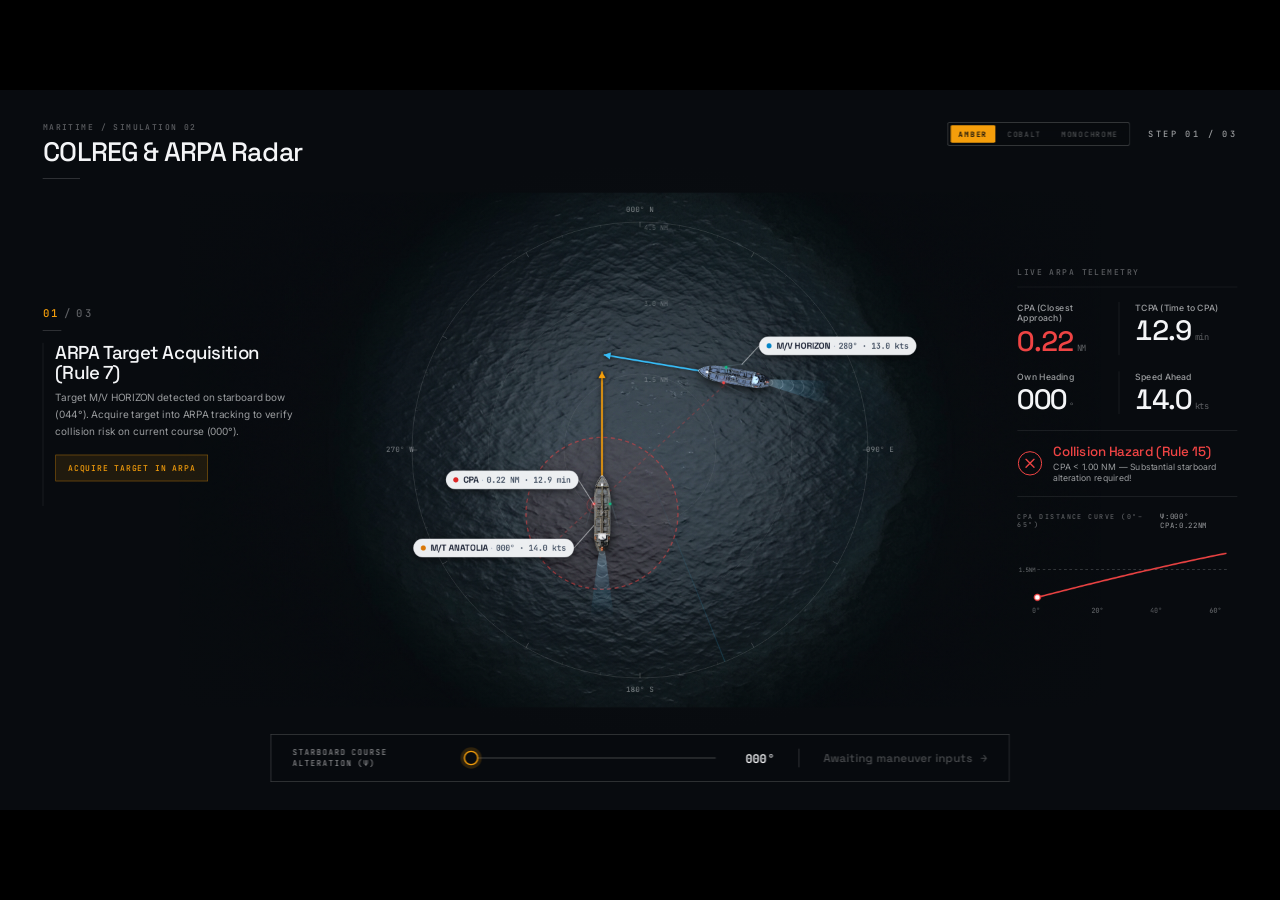
<file: sims/colreg-radar/index.html>
<!DOCTYPE html>
<html lang="en">
<head>
<meta charset="UTF-8">
<meta name="viewport" content="width=device-width, initial-scale=1.0">
<title>COLREG & ARPA Collision Avoidance Radar Simulator</title>
<link rel="preconnect" href="https://fonts.googleapis.com">
<link rel="preconnect" href="https://fonts.gstatic.com" crossorigin>
<link href="https://fonts.googleapis.com/css2?family=Inter:wght@300;400;500;600&family=JetBrains+Mono:wght@400;500;600&family=Space+Grotesk:wght@400;500;600&display=swap" rel="stylesheet">
<script src="https://cdnjs.cloudflare.com/ajax/libs/gsap/3.12.5/gsap.min.js"></script>
<style>
  /* =========================================================================
     MULTI-THEME DESIGN SYSTEM (AMBER / COBALT / MONOCHROME)
     Matches Enclosed Space v2 & Ship Stability v2 Automotive HMI Aesthetic
     ========================================================================= */
  :root, [data-theme="amber"] {
    --bg: #080b0f;
    --ink: #f4f5f7;
    --ink-dim: rgba(244, 245, 247, 0.62);
    --ink-mute: rgba(244, 245, 247, 0.36);
    --line: rgba(244, 245, 247, 0.11);
    --line-strong: rgba(244, 245, 247, 0.24);
    --accent: #f59e0b;          /* Warm Maritime Amber */
    --accent-rgb: 245, 158, 11;
    --accent-2: #38bdf8;        /* ARPA Target Cyan */
    --accent-2-rgb: 56, 189, 248;
    --warn: #fbbf24;
    --danger: #ef4444;
    --danger-rgb: 239, 68, 68;
  }

  [data-theme="cobalt"] {
    --bg: #070b12;
    --ink: #f0f6fc;
    --ink-dim: rgba(240, 246, 252, 0.62);
    --ink-mute: rgba(240, 246, 252, 0.36);
    --line: rgba(56, 189, 248, 0.14);
    --line-strong: rgba(56, 189, 248, 0.30);
    --accent: #38bdf8;          /* Ice / Cobalt Cyan */
    --accent-rgb: 56, 189, 248;
    --accent-2: #a855f7;        /* Secondary Vector Violet */
    --accent-2-rgb: 168, 85, 247;
    --warn: #f59e0b;
    --danger: #f43f5e;
    --danger-rgb: 244, 63, 94;
  }

  [data-theme="monochrome"] {
    --bg: #09090b;
    --ink: #fafafa;
    --ink-dim: rgba(250, 250, 250, 0.62);
    --ink-mute: rgba(250, 250, 250, 0.36);
    --line: rgba(250, 250, 250, 0.12);
    --line-strong: rgba(250, 250, 250, 0.26);
    --accent: #f4f4f5;          /* Stark Porsche/Polestar White */
    --accent-rgb: 244, 244, 245;
    --accent-2: #94a3b8;        /* Technical Slate */
    --accent-2-rgb: 148, 163, 184;
    --warn: #fb923c;
    --danger: #dc2626;
    --danger-rgb: 220, 38, 38;
  }

  * { box-sizing: border-box; margin: 0; padding: 0; user-select: none; -webkit-user-select: none; }
  html, body {
    width: 100%; height: 100%;
    background: #000;
    color: var(--ink);
    font-family: 'Inter', -apple-system, sans-serif;
    overflow: hidden;
    -webkit-font-smoothing: antialiased;
  }

  /* 16:9 Fixed-Coordinate Stage for Articulate Storyline Web Object */
  #stage {
    position: absolute;
    top: 50%; left: 50%;
    width: 1920px; height: 1080px;
    transform-origin: center center;
    background: var(--bg);
    overflow: hidden;
  }

  /* LAYER 0: Stationary Dark Ocean Spotlight Backdrop (0deg fixed) */
  #bg {
    position: absolute;
    inset: 0;
    background:
      radial-gradient(ellipse 52% 62% at 50% 50%, rgba(255,255,255,0.02) 0%, rgba(8,11,15,0.42) 64%, rgba(8,11,15,0.97) 90%, var(--bg) 100%),
      url('assets/colreg_studio_bg.jpg') center center / 72% auto no-repeat,
      var(--bg);
    z-index: 1;
    pointer-events: none;
  }

  /* LAYER 1: Interactive 2D Canvas (Tactical Radar Grid, Wakes, 3D Vessels, Pill Badges) */
  #fx {
    position: absolute;
    inset: 0;
    width: 1920px; height: 1080px;
    z-index: 2;
    cursor: grab;
  }
  #fx:active { cursor: grabbing; }

  /* LAYER 2: Unboxed Automotive HMI Typography & Controls */
  .ui { position: absolute; z-index: 3; pointer-events: none; }
  .ui-interactive { pointer-events: auto; }

  .eyebrow {
    font-family: 'JetBrains Mono', monospace;
    font-size: 12px;
    font-weight: 500;
    letter-spacing: 0.22em;
    text-transform: uppercase;
    color: var(--ink-mute);
  }
  .display {
    font-family: 'Space Grotesk', sans-serif;
    font-weight: 500;
    letter-spacing: -0.025em;
    line-height: 1.06;
  }
  .mono {
    font-family: 'JetBrains Mono', monospace;
    font-variant-numeric: tabular-nums;
  }

  /* Top-left title block */
  #brand {
    top: 48px; left: 64px;
  }
  #brand h1 {
    font-size: 40px;
    margin-top: 8px;
    color: var(--ink);
  }
  #brand .rule {
    width: 56px; height: 1px;
    background: var(--line-strong);
    margin-top: 18px;
  }

  /* Top-right Theme Switcher + Step Counter */
  #top-right-bar {
    top: 48px; right: 64px;
    display: flex;
    align-items: center;
    gap: 28px;
  }
  .theme-Seg {
    display: flex;
    align-items: center;
    gap: 6px;
    padding: 4px;
    border: 1px solid var(--line-strong);
    border-radius: 4px;
    background: rgba(8, 11, 15, 0.65);
    backdrop-filter: blur(8px);
  }
  .theme-btn {
    background: transparent;
    border: none;
    color: var(--ink-mute);
    font-family: 'JetBrains Mono', monospace;
    font-size: 11px;
    letter-spacing: 0.14em;
    text-transform: uppercase;
    padding: 6px 12px;
    cursor: pointer;
    border-radius: 2px;
    transition: all 0.2s ease;
  }
  .theme-btn:hover { color: var(--ink); }
  .theme-btn.active {
    background: var(--accent);
    color: #080b0f;
    font-weight: 600;
  }
  #step-pill {
    font-size: 13px;
    letter-spacing: 0.24em;
    color: var(--ink-dim);
  }

  /* Left column: Guided 3-step scenario */
  #task {
    left: 64px;
    top: 325px;
    width: 380px;
  }
  #task .step-num {
    font-family: 'JetBrains Mono', monospace;
    font-size: 16px;
    font-weight: 500;
    color: var(--accent);
    letter-spacing: 0.18em;
  }
  #task .step-num .slash {
    color: var(--ink-mute);
    margin: 0 6px;
  }
  #task .step-num .total {
    color: var(--ink-mute);
  }
  #task .divider {
    width: 28px; height: 1px;
    background: var(--line-strong);
    margin: 14px 0 18px;
  }
  #task .body-wrap {
    padding-left: 18px;
    border-left: 1px solid var(--line);
  }
  #task h2 {
    font-size: 28px;
    color: var(--ink);
    margin-bottom: 12px;
  }
  #task p {
    font-size: 15px;
    line-height: 1.65;
    color: var(--ink-dim);
    font-weight: 400;
  }
  #task .action-btn {
    margin-top: 22px;
    display: none;
    align-items: center;
    gap: 10px;
    padding: 11px 18px;
    border: 1px solid rgba(var(--accent-rgb), 0.45);
    background: rgba(var(--accent-rgb), 0.10);
    color: var(--accent);
    font-family: 'JetBrains Mono', monospace;
    font-size: 12px;
    font-weight: 500;
    letter-spacing: 0.14em;
    text-transform: uppercase;
    cursor: pointer;
    transition: all 0.2s ease;
  }
  #task .action-btn.show { display: inline-flex; }
  #task .action-btn:hover {
    background: var(--accent);
    color: #080b0f;
  }
  #task .feedback {
    margin-top: 20px;
    padding-top: 16px;
    border-top: 1px solid var(--line);
    font-size: 14px;
    line-height: 1.55;
    color: var(--ink);
    opacity: 0;
    transform: translateY(4px);
    transition: opacity .35s ease, transform .35s ease;
  }
  #task .feedback.show {
    opacity: 1;
    transform: translateY(0);
  }
  #task .feedback.ok { color: var(--accent); }
  #task .feedback.warn { color: var(--warn); }
  #task .feedback.danger { color: var(--danger); }

  /* Right column: Live ARPA Telemetry + Mini CPA Curve */
  #readout {
    right: 64px;
    top: 265px;
    width: 330px;
  }
  #readout .head {
    padding-bottom: 14px;
    border-bottom: 1px solid var(--line);
    margin-bottom: 22px;
  }
  #readout .grid {
    display: grid;
    grid-template-columns: 1fr 1fr;
    row-gap: 24px;
    column-gap: 24px;
  }
  .cell { position: relative; }
  .cell:nth-child(odd) {
    padding-right: 14px;
    border-right: 1px solid var(--line);
  }
  .cell .k {
    font-family: 'Inter', sans-serif;
    font-size: 13px;
    font-weight: 500;
    color: var(--ink-dim);
    letter-spacing: 0.01em;
  }
  .cell .v {
    font-family: 'Space Grotesk', sans-serif;
    font-size: 42px;
    font-weight: 500;
    letter-spacing: -0.03em;
    line-height: 1;
    margin-top: 6px;
    color: var(--ink);
    font-variant-numeric: tabular-nums;
    transition: color .2s ease;
  }
  .cell .u {
    font-family: 'JetBrains Mono', monospace;
    font-size: 13px;
    color: var(--ink-mute);
    margin-left: 4px;
    font-weight: 400;
  }
  .cell.primary .v { color: var(--accent); }
  .cell.warn .v { color: var(--warn); }
  .cell.alarm .v { color: var(--danger); }

  /* Verdict Status Row */
  #verdict {
    margin-top: 24px;
    padding-top: 20px;
    padding-bottom: 20px;
    border-top: 1px solid var(--line);
    border-bottom: 1px solid var(--line);
    display: flex;
    align-items: center;
    gap: 16px;
  }
  #verdict-icon {
    width: 38px; height: 38px;
    flex-shrink: 0;
    display: grid; place-items: center;
    color: var(--accent);
    transition: color .25s ease;
  }
  #verdict-icon svg { width: 38px; height: 38px; display: block; }
  #verdict.warn #verdict-icon { color: var(--warn); }
  #verdict.alarm #verdict-icon { color: var(--danger); }
  #verdict-body { min-width: 0; }
  #verdict-text {
    font-family: 'Space Grotesk', sans-serif;
    font-size: 20px;
    font-weight: 500;
    letter-spacing: -0.01em;
    line-height: 1.15;
    color: var(--accent);
    transition: color .25s ease;
  }
  #verdict.warn #verdict-text { color: var(--warn); }
  #verdict.alarm #verdict-text { color: var(--danger); }
  #verdict-sub {
    font-family: 'Inter', sans-serif;
    font-size: 13px;
    color: var(--ink-dim);
    margin-top: 3px;
  }

  /* Miniature CPA Curve vs Course Alteration */
  #mini-cpa-wrap {
    margin-top: 22px;
  }
  #mini-cpa-wrap .cpa-head {
    display: flex;
    justify-content: space-between;
    align-items: center;
    margin-bottom: 10px;
  }
  #mini-cpa-canvas {
    width: 330px;
    height: 120px;
    display: block;
  }

  /* Bottom Control Bar: Course (Pruva) Slider + Next Step CTA */
  #bottom-bar {
    left: 50%;
    bottom: 42px;
    transform: translateX(-50%);
    display: flex;
    align-items: center;
    gap: 36px;
    padding: 18px 32px;
    background: rgba(8, 11, 15, 0.78);
    border: 1px solid var(--line-strong);
    backdrop-filter: blur(12px);
  }
  .slider-group {
    display: flex;
    align-items: center;
    gap: 20px;
  }
  .slider-label {
    font-family: 'JetBrains Mono', monospace;
    font-size: 12px;
    letter-spacing: 0.16em;
    color: var(--ink-dim);
    text-transform: uppercase;
    min-width: 175px;
  }
  .slider-val {
    font-family: 'JetBrains Mono', monospace;
    font-size: 18px;
    font-weight: 600;
    color: var(--ink);
    min-width: 68px;
    text-align: right;
  }
  input[type="range"]#course-slider {
    -webkit-appearance: none;
    appearance: none;
    width: 440px;
    height: 2px;
    background: linear-gradient(to right,
      var(--accent) 0%,
      var(--accent) var(--fill, 0%),
      rgba(244,245,247,0.18) var(--fill, 0%),
      rgba(244,245,247,0.18) 100%);
    outline: none;
    cursor: pointer;
  }
  input[type="range"]#course-slider::-webkit-slider-thumb {
    -webkit-appearance: none;
    appearance: none;
    width: 22px; height: 22px;
    border-radius: 50%;
    background: var(--bg);
    border: 2px solid var(--accent);
    box-shadow: 0 0 0 5px rgba(var(--accent-rgb), 0.16);
    cursor: grab;
    transition: transform .15s ease, box-shadow .15s ease;
  }
  input[type="range"]#course-slider::-webkit-slider-thumb:hover {
    transform: scale(1.12);
    box-shadow: 0 0 0 8px rgba(var(--accent-rgb), 0.25);
  }

  .bar-sep {
    width: 1px;
    height: 28px;
    background: var(--line-strong);
  }

  #next {
    background: transparent;
    border: none;
    color: var(--ink);
    font-family: 'Space Grotesk', sans-serif;
    font-size: 17px;
    font-weight: 500;
    letter-spacing: 0.03em;
    padding: 6px 0;
    cursor: pointer;
    display: inline-flex;
    align-items: center;
    gap: 12px;
    transition: color .2s ease, opacity .2s ease;
    white-space: nowrap;
  }
  #next:disabled {
    opacity: 0.28;
    cursor: not-allowed;
  }
  #next:not(:disabled):hover {
    color: var(--accent);
  }
  #next .arr {
    font-family: 'JetBrains Mono', monospace;
    transition: transform .2s ease;
  }
  #next:not(:disabled):hover .arr {
    transform: translateX(5px);
  }

  /* Final Results Overlay */
  #results {
    position: absolute;
    inset: 0;
    z-index: 10;
    background: rgba(8, 11, 15, 0.90);
    backdrop-filter: blur(14px);
    display: grid;
    place-items: center;
    opacity: 0;
    pointer-events: none;
    transition: opacity .45s ease;
  }
  #results.show {
    opacity: 1;
    pointer-events: auto;
  }
  #results .card {
    width: 920px;
    padding: 56px 64px;
    border-top: 1px solid var(--line-strong);
    border-bottom: 1px solid var(--line-strong);
  }
  #results h3 {
    font-size: 40px;
    margin-top: 10px;
    margin-bottom: 10px;
  }
  #results .lead {
    font-size: 16px;
    color: var(--ink-dim);
    margin-bottom: 36px;
  }
  #results table {
    width: 100%;
    border-collapse: collapse;
    font-size: 15px;
  }
  #results th, #results td {
    text-align: left;
    padding: 16px 8px;
    border-bottom: 1px solid var(--line);
  }
  #results th {
    font-family: 'JetBrains Mono', monospace;
    font-size: 11px;
    letter-spacing: 0.2em;
    color: var(--ink-mute);
    text-transform: uppercase;
    font-weight: 500;
  }
  #results td {
    font-family: 'JetBrains Mono', monospace;
    color: var(--ink);
  }
  #results td.ok { color: var(--accent); }
  #results td.warn { color: var(--warn); }
  #results td.bad { color: var(--danger); }
  #results .restart {
    margin-top: 36px;
    background: transparent;
    border: 1px solid var(--line-strong);
    color: var(--ink);
    font-family: 'JetBrains Mono', monospace;
    font-size: 12px;
    letter-spacing: 0.22em;
    text-transform: uppercase;
    padding: 14px 26px;
    cursor: pointer;
    transition: border-color .2s ease, color .2s ease;
  }
  #results .restart:hover {
    border-color: var(--accent);
    color: var(--accent);
  }
</style>
</head>
<body>
  <div id="stage" data-theme="amber">
    <!-- LAYER 0: Stationary Dark Ocean Spotlight Backdrop -->
    <div id="bg"></div>

    <!-- LAYER 1: Tactical ARPA Vector Overlay + Independent Rotating 3D Ships -->
    <canvas id="fx" width="1920" height="1080"></canvas>

    <!-- LAYER 2: Unboxed Automotive HMI Typography -->
    <div id="brand" class="ui">
      <div class="eyebrow">MARITIME / SIMULATION 02</div>
      <h1 class="display">COLREG & ARPA Radar</h1>
      <div class="rule"></div>
    </div>

    <!-- Top-Right Theme Switcher + Step Indicator -->
    <div id="top-right-bar" class="ui ui-interactive">
      <div class="theme-Seg" title="HUD Theme Selector">
        <button class="theme-btn active" onclick="setTheme('amber')" id="th-amber">Amber</button>
        <button class="theme-btn" onclick="setTheme('cobalt')" id="th-cobalt">Cobalt</button>
        <button class="theme-btn" onclick="setTheme('monochrome')" id="th-mono">Monochrome</button>
      </div>
      <div id="step-pill" class="eyebrow">
        <span id="step-text">Step 01 / 03</span>
      </div>
    </div>

    <!-- Left Guided 3-Step Flow -->
    <div id="task" class="ui ui-interactive">
      <div class="step-num">
        <span id="step-num">01</span><span class="slash">/</span><span class="total">03</span>
      </div>
      <div class="divider"></div>
      <div class="body-wrap">
        <h2 id="task-title" class="display">ARPA Target Acquisition (Rule 7)</h2>
        <p id="task-desc">Target M/V HORIZON detected on starboard bow (048°). Acquire target into ARPA tracking to verify collision hazard on current course (000°).</p>
        <button id="task-action-btn" class="action-btn show" onclick="triggerTaskAction()">Acquire Target in ARPA</button>
        <div id="task-feedback" class="feedback"></div>
      </div>
    </div>

    <!-- Right Live ARPA Telemetry Readout -->
    <div id="readout" class="ui">
      <div class="head eyebrow">LIVE ARPA TELEMETRY</div>
      <div class="grid">
        <div class="cell primary" id="c-cpa">
          <div class="k">CPA (Closest Approach)</div>
          <div class="v"><span id="v-cpa">0.18</span><span class="u">NM</span></div>
        </div>
        <div class="cell" id="c-tcpa">
          <div class="k">TCPA (Time to CPA)</div>
          <div class="v"><span id="v-tcpa">11.4</span><span class="u">min</span></div>
        </div>
        <div class="cell" id="c-course">
          <div class="k">Own Heading</div>
          <div class="v"><span id="v-course">000</span><span class="u">°</span></div>
        </div>
        <div class="cell" id="c-speed">
          <div class="k">Speed Ahead</div>
          <div class="v"><span id="v-speed">14.0</span><span class="u">kts</span></div>
        </div>
      </div>

      <div id="verdict" class="alarm">
        <div id="verdict-icon" aria-hidden="true"></div>
        <div id="verdict-body">
          <div id="verdict-text">Collision Hazard (Rule 15)</div>
          <div id="verdict-sub">CPA &lt; 1.50 NM — Yol verme zorunlu!</div>
        </div>
      </div>

      <!-- Mini CPA Curve vs Course Alteration -->
      <div id="mini-cpa-wrap">
        <div class="cpa-head">
          <span class="eyebrow" style="font-size:10px;">CPA DISTANCE CURVE (0°–65°)</span>
          <span class="mono" style="font-size:11px; color:var(--ink-dim);" id="cpa-live-tag">Ψ:000° CPA:0.18NM</span>
        </div>
        <canvas id="mini-cpa-canvas" width="330" height="120"></canvas>
      </div>
    </div>

    <!-- Bottom Interactive Bar: Course Alteration Slider + Next Button -->
    <div id="bottom-bar" class="ui ui-interactive">
      <div class="slider-group">
        <span class="slider-label">STARBOARD COURSE ALTERATION (Ψ)</span>
        <input type="range" id="course-slider" min="0" max="65" step="1" value="0">
        <span class="slider-val" id="course-val">000°</span>
      </div>
      <div class="bar-sep"></div>
      <button id="next" disabled onclick="nextStep()">
        <span id="next-label">Awaiting maneuver inputs</span>
        <span class="arr">→</span>
      </button>
    </div>

    <!-- Summary Results Overlay -->
    <div id="results">
      <div class="card">
        <div class="eyebrow">COLREG MANEUVER DEBRIEF / MISSION COMPLETE</div>
        <h3 class="display">Crossing Situation & ARPA Risk Telemetry</h3>
        <p class="lead">IMO Rule 7 (Risk of Collision), Rule 15 (Crossing Situation) and Rules 8/16 (Action by Give-Way Vessel) telemetry analysis & execution record.</p>
        <table>
          <thead>
            <tr>
              <th>PHASE</th>
              <th>MANEVRA DURUMU</th>
              <th>PRUVA (Ψ)</th>
              <th>SPEED</th>
              <th>CPA DISTANCE</th>
              <th>COLREG KARARI</th>
            </tr>
          </thead>
          <tbody id="results-body"></tbody>
        </table>
        <button class="restart" onclick="restart()">RESTART SIMULATION</button>
      </div>
    </div>
  </div>

  <script>
  // =========================================================================
  // 1. COLREG KINEMATICS & ARPA VECTOR SOLVER (CPA / TCPA)
  // =========================================================================
  const RADAR_CENTER = { x: 960, y: 540 };
  const PX_PER_NM = 76.0;         // 1 Nautical Mile = 76 pixels (4.5 NM outer ring = 342px)
  const SAFE_CPA_NM = 1.50;       // IMO / Company safe passing distance (1.50 NM)

  // Own Ship base position in Nautical Miles relative to radar center (slightly south-west of center)
  const BASE_OWN_NM = { x: -0.75, y: -1.25 }; // x: East (+), y: North (+)
  // Target Ship (M/V HORIZON) base position on Starboard Bow (bearing ~044 deg, distance 3.75 NM)
  const BASE_TGT_NM = { x: 1.85, y: 1.45 };
  const TGT_COURSE = 279.5;       // Heading West-Northwest across our bow (Rule 15 Crossing)
  const TGT_SPEED  = 13.0;        // Knots

  // Preload 3D Top-Down Vessel Sprites
  const ownShipImg = new Image();
  ownShipImg.src = 'assets/own_ship.png';
  const targetShipImg = new Image();
  targetShipImg.src = 'assets/target_ship.png';

  const state = {
    theme: 'amber',
    step: 1,
    course: 0.0,           // Own Ship heading in degrees (000 to 065)
    speed: 14.0,           // Own Ship speed in knots (14.0 or reduced 8.5)
    arpaLocked: false,     // Step 1 ARPA target acquisition lock
    lockProgress: 0.0,     // 0.0 -> 1.0 animated lock ring & vector extension
    simProgress: 0.0,      // 0.0 -> 1.0 animated vessel advancement along track
    speedReduced: false,   // Step 3 engine half-ahead reduction
    stepDone: false,
    dwell: 0,
    records: {}
  };

  const STEPS = {
    1: {
      title: 'ARPA Target Acquisition (Rule 7)',
      desc: 'Target M/V HORIZON detected on starboard bow (044°). Acquire target into ARPA tracking to verify collision risk on current course (000°).',
      btnLabel: "Acquire Target in ARPA",
      cond: () => state.arpaLocked && state.lockProgress >= 0.95 && state.course <= 8,
      done: 'ARPA Tracking Active: Constant Bearing Decreasing Range (CBDR) confirmed! CPA 0.32 NM and TCPA 12.1 min indicate imminent collision course.',
      doneClass: 'danger',
      next: 'Next Phase'
    },
    2: {
      title: 'Substantial Alteration to Starboard (Rules 15 & 16)',
      desc: 'As give-way vessel, take early and substantial action. Alter course to starboard between 044°–060° using the slider to open CPA beyond the 1.50 NM safety perimeter.',
      btnLabel: '',
      cond: () => state.course >= 44 && state.course <= 62 && computeARPA(state.course, state.speed).cpaNm >= SAFE_CPA_NM,
      done: 'COLREG Rules 8 & 16 Compliant: Substantial starboard alteration ensures clean stern crossing of M/V HORIZON (CPA > 1.50 NM).',
      doneClass: 'ok',
      next: 'Next Phase'
    },
    3: {
      title: 'Speed Reduction & Safe Passage (Rule 8)',
      desc: 'Reduce speed to half ahead (8.5 kts) to increase CPA safety margin and confirm the collision avoidance trajectory.',
      btnLabel: 'Reduce Engines to Half Ahead (8.5 KTS)',
      cond: () => state.speedReduced && state.course >= 42 && computeARPA(state.course, state.speed).cpaNm >= 1.95,
      done: 'Optimal Maneuver Executed: Speed reduced to 8.5 kts, opening CPA > 2.00 NM for safe stern passage of M/V HORIZON.',
      doneClass: 'ok',
      next: 'Review Assessment'
    }
  };

  // Convert navigation heading (000=N, 090=E) and speed to East/North velocity components
  function headingToVel(deg, speedKts) {
    const rad = (deg * Math.PI) / 180;
    return {
      vx: Math.sin(rad) * speedKts,
      vy: Math.cos(rad) * speedKts
    };
  }

  // Compute exact CPA (NM), TCPA (minutes), and CPA coordinates for any (ownCourse, ownSpeed)
  function computeARPA(ownCourse, ownSpeed) {
    // Advance positions slightly when simProgress > 0 (Step 3 maneuver preview)
    const dtHours = state.simProgress * (4.2 / 60); // up to 4.2 minutes of motion preview
    const vOwn = headingToVel(ownCourse, ownSpeed);
    const vTgt = headingToVel(TGT_COURSE, TGT_SPEED);

    const ownPos = {
      x: BASE_OWN_NM.x + vOwn.vx * dtHours,
      y: BASE_OWN_NM.y + vOwn.vy * dtHours
    };
    const tgtPos = {
      x: BASE_TGT_NM.x + vTgt.vx * dtHours,
      y: BASE_TGT_NM.y + vTgt.vy * dtHours
    };

    // Relative position of Target from Own Ship (in NM)
    const rx = tgtPos.x - ownPos.x;
    const ry = tgtPos.y - ownPos.y;

    // Relative velocity V_rel = V_target - V_own (in knots = NM/hour)
    const rvx = vTgt.vx - vOwn.vx;
    const rvy = vTgt.vy - vOwn.vy;
    const rvSq = rvx * rvx + rvy * rvy;

    // Time to CPA in hours: t_cpa = - (R . V_rel) / |V_rel|^2
    const tCpaHours = rvSq > 0.001 ? Math.max(0, -(rx * rvx + ry * rvy) / rvSq) : 0;
    const tcpaMin = tCpaHours * 60.0;

    // Relative position vector at CPA (relative to Own Ship)
    const cpaRelX = rx + rvx * tCpaHours;
    const cpaRelY = ry + rvy * tCpaHours;
    const cpaNm = Math.hypot(cpaRelX, cpaRelY);

    return {
      ownPos,
      tgtPos,
      vOwn,
      vTgt,
      rvx,
      rvy,
      cpaNm,
      tcpaMin,
      cpaWorld: {
        x: ownPos.x + cpaRelX,
        y: ownPos.y + cpaRelY
      }
    };
  }

  function nmToCanvas(nmX, nmY) {
    return {
      x: RADAR_CENTER.x + nmX * PX_PER_NM,
      y: RADAR_CENTER.y - nmY * PX_PER_NM
    };
  }

  // =========================================================================
  // 2. CANVAS RENDERING (TACTICAL ARPA OVERLAY, WAKES, 3D SHIPS, PILL LABELS)
  // =========================================================================
  const canvas = document.getElementById('fx');
  const ctx = canvas.getContext('2d');
  const miniCanvas = document.getElementById('mini-cpa-canvas');
  const miniCtx = miniCanvas.getContext('2d');

  function getThemeColor(propName) {
    return getComputedStyle(document.getElementById('stage')).getPropertyValue(propName).trim();
  }

  // Sleek porcelain-white capsule pill badge (matching Ship Stability v2)
  function drawPillLabel(c, keyText, valText, anchorX, anchorY, pillX, pillY, dotColor, align = 'left') {
    c.save();
    c.font = '600 13px "Space Grotesk", sans-serif';
    const keyW = c.measureText(keyText).width;
    c.font = '500 12px "JetBrains Mono", monospace';
    const valW = valText ? c.measureText(valText).width : 0;

    const padX = 12;
    const dotSpace = 14;
    const sepSpace = valText ? 12 : 0;
    const totalW = padX * 2 + dotSpace + keyW + sepSpace + valW;
    const pillH = 28;

    const boxX = align === 'right' ? pillX - totalW : (align === 'center' ? pillX - totalW / 2 : pillX);
    const boxY = pillY - pillH / 2;

    // Hairline leader line from target point to nearest pill edge
    const attachX = align === 'right' ? boxX + totalW : (align === 'center' ? pillX : boxX);
    const dist = Math.hypot(attachX - anchorX, pillY - anchorY);
    if (dist > 6) {
      c.beginPath();
      c.moveTo(anchorX, anchorY);
      c.lineTo(attachX, pillY);
      c.strokeStyle = 'rgba(248, 250, 252, 0.55)';
      c.lineWidth = 1.25;
      c.stroke();
    }

    // Soft drop shadow + crisp porcelain white capsule
    c.shadowColor = 'rgba(0, 0, 0, 0.55)';
    c.shadowBlur = 12;
    c.shadowOffsetY = 3;

    c.fillStyle = 'rgba(248, 250, 252, 0.95)';
    c.beginPath();
    c.roundRect(boxX, boxY, totalW, pillH, 14);
    c.fill();

    c.shadowBlur = 0;
    c.shadowOffsetY = 0;
    c.strokeStyle = 'rgba(15, 23, 42, 0.14)';
    c.lineWidth = 1;
    c.stroke();

    // Colored status dot
    let curX = boxX + padX;
    c.fillStyle = dotColor;
    c.beginPath();
    c.arc(curX + 3, pillY, 3.8, 0, Math.PI * 2);
    c.fill();
    curX += dotSpace;

    // Key text
    c.fillStyle = '#0f172a';
    c.font = '600 13px "Space Grotesk", sans-serif';
    c.textBaseline = 'middle';
    c.textAlign = 'left';
    c.fillText(keyText, curX, pillY + 0.5);
    curX += keyW;

    // Value text
    if (valText) {
      c.fillStyle = '#94a3b8';
      c.font = '400 11px "Inter", sans-serif';
      c.fillText('·', curX + 4, pillY + 0.5);
      curX += sepSpace;

      c.fillStyle = '#334155';
      c.font = '500 12px "JetBrains Mono", monospace';
      c.fillText(valText, curX, pillY + 0.5);
    }

    c.restore();
  }

  // Draw realistic Kelvin bow wake + foaming propeller wake behind a 3D top-down vessel
  function drawVesselAndWake(c, posPx, headingDeg, speedKts, imgSprite, timeSec, isOwnShip) {
    const rad = (headingDeg * Math.PI) / 180;
    const shipLen = isOwnShip ? 118 : 112;
    const shipW   = isOwnShip ? 29  : 28;

    c.save();
    c.translate(posPx.x, posPx.y);
    c.rotate(rad);

    // 1. Foaming stern propeller wake trail (extends behind stern at +Y in local coords)
    const wakeLen = (speedKts / 14.0) * 105;
    const sternY = shipLen * 0.44;

    const wakeGrad = c.createLinearGradient(0, sternY - 6, 0, sternY + wakeLen);
    wakeGrad.addColorStop(0, 'rgba(224, 242, 254, 0.48)');
    wakeGrad.addColorStop(0.35, 'rgba(125, 211, 252, 0.22)');
    wakeGrad.addColorStop(1, 'rgba(56, 189, 248, 0)');

    c.beginPath();
    c.moveTo(-4, sternY);
    c.lineTo(4, sternY);
    c.lineTo(18, sternY + wakeLen);
    c.lineTo(-18, sternY + wakeLen);
    c.closePath();
    c.fillStyle = wakeGrad;
    c.fill();

    // Animated turbulent wake ripples along centerline behind stern
    for (let i = 0; i < 6; i++) {
      const p = ((timeSec * 1.4 + i / 6) % 1.0);
      const wy = sternY + p * wakeLen * 0.85;
      const ww = 4 + p * 12;
      c.strokeStyle = `rgba(224, 242, 254, ${(1 - p) * 0.36})`;
      c.lineWidth = 1.3;
      c.beginPath();
      c.arc(0, wy, ww, 0.15 * Math.PI, 0.85 * Math.PI);
      c.stroke();
    }

    // 2. Kelvin V-shaped bow wave arms (originating near bow at -Y)
    const bowY = -shipLen * 0.45;
    [-1, 1].forEach(side => {
      const armGrad = c.createLinearGradient(0, bowY, side * 26, bowY + 78);
      armGrad.addColorStop(0, 'rgba(224, 242, 254, 0.50)');
      armGrad.addColorStop(0.5, 'rgba(186, 230, 253, 0.20)');
      armGrad.addColorStop(1, 'rgba(186, 230, 253, 0)');
      c.strokeStyle = armGrad;
      c.lineWidth = 1.8;
      c.beginPath();
      c.moveTo(side * 2, bowY + 4);
      c.quadraticCurveTo(side * 13, bowY + 32, side * 25, bowY + 76);
      c.stroke();
    });

    // 3. Soft contact shadow on water surface underneath the 3D hull
    c.shadowColor = 'rgba(0, 0, 0, 0.82)';
    c.shadowBlur = 16;
    c.shadowOffsetY = 4;

    // 4. Render isolated 3D Top-Down Vessel Sprite
    if (imgSprite && imgSprite.complete && imgSprite.naturalWidth > 0) {
      c.drawImage(imgSprite, -shipW / 2, -shipLen / 2, shipW, shipLen);
    }

    c.shadowBlur = 0;
    c.shadowOffsetY = 0;

    // 5. Crisp COLREG Navigation Sidelights (Port Red / Starboard Green / White Masthead)
    // Port (left, -X) Red light
    c.fillStyle = '#ef4444';
    c.shadowColor = '#ef4444';
    c.shadowBlur = 8;
    c.beginPath();
    c.arc(-shipW * 0.42, -shipLen * 0.12, 2.2, 0, Math.PI * 2);
    c.fill();

    // Starboard (right, +X) Green light
    c.fillStyle = '#10b981';
    c.shadowColor = '#10b981';
    c.shadowBlur = 8;
    c.beginPath();
    c.arc(shipW * 0.42, -shipLen * 0.12, 2.2, 0, Math.PI * 2);
    c.fill();

    // Bow Masthead White light
    c.fillStyle = '#f8fafc';
    c.shadowColor = '#f8fafc';
    c.shadowBlur = 6;
    c.beginPath();
    c.arc(0, -shipLen * 0.36, 1.8, 0, Math.PI * 2);
    c.fill();

    c.restore();
  }

  function drawArrowHead(c, x, y, angleRad, size, color) {
    c.save();
    c.fillStyle = color;
    c.translate(x, y);
    c.rotate(angleRad);
    c.beginPath();
    c.moveTo(0, 0);
    c.lineTo(-size * 1.55, -size * 0.82);
    c.lineTo(-size * 1.55, size * 0.82);
    c.closePath();
    c.fill();
    c.restore();
  }

  function render(timeSec) {
    ctx.clearRect(0, 0, 1920, 1080);

    const arpa = computeARPA(state.course, state.speed);
    const ownPx = nmToCanvas(arpa.ownPos.x, arpa.ownPos.y);
    const tgtPx = nmToCanvas(arpa.tgtPos.x, arpa.tgtPos.y);
    const cpaPx = nmToCanvas(arpa.cpaWorld.x, arpa.cpaWorld.y);

    const accentColor = getThemeColor('--accent') || '#f59e0b';
    const warnColor   = getThemeColor('--warn')   || '#fbbf24';
    const dangerColor = getThemeColor('--danger') || '#ef4444';

    const isCollision = arpa.cpaNm < 1.0;
    const isWarning   = arpa.cpaNm >= 1.0 && arpa.cpaNm < SAFE_CPA_NM;
    const statusColor = isCollision ? dangerColor : (isWarning ? warnColor : accentColor);

    // 1. SUBTLE TACTICAL RANGE RINGS & COMPASS ROSE ON THE SPOTLIGHT OCEAN
    ctx.save();
    [1.5, 3.0, 4.5].forEach((nm, idx) => {
      const rPx = nm * PX_PER_NM;
      ctx.beginPath();
      ctx.arc(RADAR_CENTER.x, RADAR_CENTER.y, rPx, 0, Math.PI * 2);
      ctx.strokeStyle = idx === 2 ? 'rgba(244, 245, 247, 0.16)' : 'rgba(244, 245, 247, 0.08)';
      ctx.lineWidth = 1;
      ctx.stroke();

      // Subtle range ring label along top vertical axis
      ctx.fillStyle = 'rgba(244, 245, 247, 0.28)';
      ctx.font = '500 10px "JetBrains Mono", monospace';
      ctx.textAlign = 'left';
      ctx.fillText(`${nm.toFixed(1)} NM`, RADAR_CENTER.x + 6, RADAR_CENTER.y - rPx + 12);
    });

    // Outer compass degree ticks (every 10 deg, cardinal labels N/E/S/W)
    const outerR = 4.5 * PX_PER_NM;
    for (let deg = 0; deg < 360; deg += 10) {
      const a = ((deg - 90) * Math.PI) / 180;
      const isMajor = deg % 30 === 0;
      const r1 = outerR - (isMajor ? 8 : 4);
      const r2 = outerR;
      ctx.beginPath();
      ctx.moveTo(RADAR_CENTER.x + Math.cos(a) * r1, RADAR_CENTER.y + Math.sin(a) * r1);
      ctx.lineTo(RADAR_CENTER.x + Math.cos(a) * r2, RADAR_CENTER.y + Math.sin(a) * r2);
      ctx.strokeStyle = isMajor ? 'rgba(244, 245, 247, 0.28)' : 'rgba(244, 245, 247, 0.12)';
      ctx.lineWidth = 1;
      ctx.stroke();

      if (deg % 90 === 0) {
        const label = deg === 0 ? '000° N' : (deg === 90 ? '090° E' : (deg === 180 ? '180° S' : '270° W'));
        const lr = outerR + 18;
        ctx.fillStyle = 'rgba(244, 245, 247, 0.42)';
        ctx.font = '500 11px "JetBrains Mono", monospace';
        ctx.textAlign = 'center';
        ctx.textBaseline = 'middle';
        ctx.fillText(label, RADAR_CENTER.x + Math.cos(a) * lr, RADAR_CENTER.y + Math.sin(a) * lr);
      }
    }

    // Subtle rotating radar sweep line around Radar Center
    const sweepAngle = (timeSec * 0.65) % (Math.PI * 2);
    const sweepGrad = ctx.createLinearGradient(
      RADAR_CENTER.x,
      RADAR_CENTER.y,
      RADAR_CENTER.x + Math.cos(sweepAngle) * outerR,
      RADAR_CENTER.y + Math.sin(sweepAngle) * outerR
    );
    sweepGrad.addColorStop(0, 'rgba(56, 189, 248, 0)');
    sweepGrad.addColorStop(1, 'rgba(56, 189, 248, 0.18)');
    ctx.strokeStyle = sweepGrad;
    ctx.lineWidth = 1.5;
    ctx.beginPath();
    ctx.moveTo(RADAR_CENTER.x, RADAR_CENTER.y);
    ctx.lineTo(RADAR_CENTER.x + Math.cos(sweepAngle) * outerR, RADAR_CENTER.y + Math.sin(sweepAngle) * outerR);
    ctx.stroke();
    ctx.restore();

    // 2. OWN SHIP 1.50 NM SAFE CPA GUARD RING
    const safeRingR = SAFE_CPA_NM * PX_PER_NM;
    ctx.save();
    ctx.setLineDash([6, 5]);
    ctx.strokeStyle = isCollision
      ? 'rgba(239, 68, 68, 0.55)'
      : (isWarning ? 'rgba(251, 191, 36, 0.55)' : `rgba(${getThemeColor('--accent-rgb')}, 0.50)`);
    ctx.lineWidth = 1.8;
    ctx.beginPath();
    ctx.arc(ownPx.x, ownPx.y, safeRingR, 0, Math.PI * 2);
    ctx.stroke();

    // Faint fill inside guard ring
    ctx.fillStyle = isCollision
      ? 'rgba(239, 68, 68, 0.05)'
      : `rgba(${getThemeColor('--accent-rgb')}, 0.03)`;
    ctx.fill();
    ctx.restore();

    // 3. RELATIVE MOTION LINE (RML) & CPA INTERCEPT VECTOR (Animated with lockProgress)
    const lockAlpha = Math.max(0.28, state.lockProgress);
    ctx.save();
    ctx.globalAlpha = lockAlpha;

    // Extended Relative Motion Line from Target Ship through CPA Point
    const rmlDx = cpaPx.x - tgtPx.x;
    const rmlDy = cpaPx.y - tgtPx.y;
    const rmlLen = Math.hypot(rmlDx, rmlDy);
    if (rmlLen > 5) {
      const extX = cpaPx.x + (rmlDx / rmlLen) * 115;
      const extY = cpaPx.y + (rmlDy / rmlLen) * 115;

      ctx.setLineDash([5, 5]);
      ctx.strokeStyle = statusColor;
      ctx.lineWidth = 2.0;
      ctx.beginPath();
      ctx.moveTo(tgtPx.x, tgtPx.y);
      ctx.lineTo(extX, extY);
      ctx.stroke();

      // Perpendicular CPA distance ruler (Own Ship -> CPA Point)
      ctx.setLineDash([3, 3]);
      ctx.strokeStyle = 'rgba(248, 250, 252, 0.65)';
      ctx.lineWidth = 1.5;
      ctx.beginPath();
      ctx.moveTo(ownPx.x, ownPx.y);
      ctx.lineTo(cpaPx.x, cpaPx.y);
      ctx.stroke();

      // Pulsing CPA Point Target Marker
      ctx.setLineDash([]);
      const pulseR = 9 + Math.sin(timeSec * 4.5) * 2.5;
      ctx.strokeStyle = statusColor;
      ctx.lineWidth = 1.5;
      ctx.beginPath();
      ctx.arc(cpaPx.x, cpaPx.y, pulseR, 0, Math.PI * 2);
      ctx.stroke();

      ctx.fillStyle = statusColor;
      ctx.beginPath();
      ctx.arc(cpaPx.x, cpaPx.y, 4.8, 0, Math.PI * 2);
      ctx.fill();
      ctx.strokeStyle = '#ffffff';
      ctx.lineWidth = 1.5;
      ctx.stroke();
    }
    ctx.restore();

    // 4. TRUE VELOCITY VECTORS (12-Minute Predicted Path Vectors for Both Vessels)
    const vecHours = 12 / 60; // 12-minute vector length
    const ownTip = nmToCanvas(
      arpa.ownPos.x + arpa.vOwn.vx * vecHours,
      arpa.ownPos.y + arpa.vOwn.vy * vecHours
    );
    const tgtTip = nmToCanvas(
      arpa.tgtPos.x + arpa.vTgt.vx * vecHours,
      arpa.tgtPos.y + arpa.vTgt.vy * vecHours
    );

    // Own Ship True Vector
    ctx.save();
    ctx.strokeStyle = accentColor;
    ctx.lineWidth = 2.6;
    ctx.shadowColor = 'rgba(0,0,0,0.75)';
    ctx.shadowBlur = 6;
    ctx.beginPath();
    ctx.moveTo(ownPx.x, ownPx.y);
    ctx.lineTo(ownTip.x, ownTip.y);
    ctx.stroke();
    const ownHeadingRad = ((state.course - 90) * Math.PI) / 180;
    drawArrowHead(ctx, ownTip.x, ownTip.y, ownHeadingRad, 6.5, accentColor);
    ctx.restore();

    // Target Ship True Vector
    ctx.save();
    ctx.strokeStyle = '#38bdf8';
    ctx.lineWidth = 2.6;
    ctx.shadowColor = 'rgba(0,0,0,0.75)';
    ctx.shadowBlur = 6;
    ctx.beginPath();
    ctx.moveTo(tgtPx.x, tgtPx.y);
    ctx.lineTo(tgtTip.x, tgtTip.y);
    ctx.stroke();
    const tgtHeadingRad = ((TGT_COURSE - 90) * Math.PI) / 180;
    drawArrowHead(ctx, tgtTip.x, tgtTip.y, tgtHeadingRad, 6.5, '#38bdf8');
    ctx.restore();

    // 5. RENDER INDEPENDENT ROTATING 3D SHIPS & REALISTIC WATER WAKES
    drawVesselAndWake(ctx, tgtPx, TGT_COURSE, TGT_SPEED, targetShipImg, timeSec, false);
    drawVesselAndWake(ctx, ownPx, state.course, state.speed, ownShipImg, timeSec, true);

    // 6. ARPA TARGET LOCK BRACKETS AROUND M/V HORIZON
    if (state.lockProgress > 0.02) {
      ctx.save();
      ctx.translate(tgtPx.x, tgtPx.y);
      const bSize = 26 + (1 - state.lockProgress) * 18;
      const corner = 7;
      ctx.strokeStyle = isCollision ? dangerColor : '#38bdf8';
      ctx.lineWidth = 2;
      ctx.globalAlpha = state.lockProgress;

      [[-1, -1], [1, -1], [1, 1], [-1, 1]].forEach(([sx, sy]) => {
        ctx.beginPath();
        ctx.moveTo(sx * bSize, sy * (bSize - corner));
        ctx.lineTo(sx * bSize, sy * bSize);
        ctx.lineTo(sx * (bSize - corner), sy * bSize);
        ctx.stroke();
      });
      ctx.restore();
    }

    // 7. SLEEK PORCELAIN-WHITE PILL CALLOUT BADGES (Zero overlap, ultra-high contrast)
    // Own Ship Pill (anchored cleanly to bottom-left of Own Ship)
    drawPillLabel(
      ctx,
      'M/T ANATOLIA',
      `${String(Math.round(state.course)).padStart(3, '0')}° · ${state.speed.toFixed(1)} kts`,
      ownPx.x - 12,
      ownPx.y + 18,
      ownPx.x - 42,
      ownPx.y + 52,
      '#d97706',
      'right'
    );

    // Target Ship Pill (anchored cleanly to top-right of M/V HORIZON)
    drawPillLabel(
      ctx,
      'M/V HORIZON',
      `280° · 13.0 kts`,
      tgtPx.x + 12,
      tgtPx.y - 18,
      tgtPx.x + 38,
      tgtPx.y - 46,
      '#0284c7',
      'left'
    );

    // CPA Point Pill (smart placement above/left of CPA point so it never collides with ships)
    const cpaDotColor = isCollision ? '#dc2626' : (isWarning ? '#d97706' : '#059669');
    const cpaPillOffsetY = cpaPx.y < ownPx.y ? -38 : 38;
    drawPillLabel(
      ctx,
      'CPA',
      `${arpa.cpaNm.toFixed(2)} NM · ${arpa.tcpaMin.toFixed(1)} min`,
      cpaPx.x,
      cpaPx.y,
      cpaPx.x - 24,
      cpaPx.y + cpaPillOffsetY,
      cpaDotColor,
      'right'
    );

    // 8. RENDER MINIATURE CPA CURVE (RIGHT COLUMN)
    renderMiniCPACurve(arpa);
  }

  // =========================================================================
  // 3. MINIATURE CPA DISTANCE CURVE (RIGHT COLUMN)
  // =========================================================================
  function renderMiniCPACurve(arpaNow) {
    const w = miniCanvas.width;
    const h = miniCanvas.height;
    miniCtx.clearRect(0, 0, w, h);

    const padL = 30, padR = 12, padTop = 14, padBot = 22;
    const plotW = w - padL - padR;
    const plotH = h - padTop - padBot;

    const degToX = d => padL + (d / 65) * plotW;
    const cpaToY = c => padTop + plotH - Math.min(1, c / 2.6) * plotH;

    // 1.50 NM Safe Limit Dashed Threshold Line
    const safeY = cpaToY(SAFE_CPA_NM);
    miniCtx.save();
    miniCtx.setLineDash([4, 4]);
    miniCtx.strokeStyle = 'rgba(244, 245, 247, 0.28)';
    miniCtx.lineWidth = 1;
    miniCtx.beginPath();
    miniCtx.moveTo(padL, safeY);
    miniCtx.lineTo(w - padR, safeY);
    miniCtx.stroke();
    miniCtx.restore();

    miniCtx.fillStyle = 'rgba(244, 245, 247, 0.42)';
    miniCtx.font = '9px "JetBrains Mono", monospace';
    miniCtx.fillText('1.5NM', 2, safeY + 3);

    // Degree Ticks
    miniCtx.font = '10px "JetBrains Mono", monospace';
    [0, 20, 40, 60].forEach(deg => {
      const gx = degToX(deg);
      miniCtx.fillText(`${deg}°`, gx - 8, h - 6);
    });

    // Plot CPA vs Course Curve
    const isCollision = arpaNow.cpaNm < 1.0;
    const curveColor = isCollision ? getThemeColor('--danger') : getThemeColor('--accent');

    miniCtx.save();
    miniCtx.strokeStyle = curveColor;
    miniCtx.lineWidth = 2.4;
    miniCtx.beginPath();
    for (let d = 0; d <= 65; d += 2) {
      const cVal = computeARPA(d, state.speed).cpaNm;
      const px = degToX(d);
      const py = cpaToY(cVal);
      if (d === 0) miniCtx.moveTo(px, py);
      else miniCtx.lineTo(px, py);
    }
    miniCtx.stroke();
    miniCtx.restore();

    // Current Course Dot
    const curX = degToX(state.course);
    const curY = cpaToY(arpaNow.cpaNm);
    miniCtx.save();
    miniCtx.fillStyle = '#ffffff';
    miniCtx.beginPath();
    miniCtx.arc(curX, curY, 4.5, 0, Math.PI * 2);
    miniCtx.fill();
    miniCtx.strokeStyle = curveColor;
    miniCtx.lineWidth = 2;
    miniCtx.stroke();
    miniCtx.restore();

    document.getElementById('cpa-live-tag').textContent =
      `Ψ:${String(Math.round(state.course)).padStart(3, '0')}° CPA:${arpaNow.cpaNm.toFixed(2)}NM`;
  }

  // =========================================================================
  // 4. UI SYNC & STEP MANAGEMENT
  // =========================================================================
  const $ = id => document.getElementById(id);

  const ICON_OK = '<svg viewBox="0 0 38 38" fill="none"><circle cx="19" cy="19" r="17.5" stroke="currentColor" stroke-width="1.5"/><path d="M12 19.5l4.5 4.5L26 14" stroke="currentColor" stroke-width="2" stroke-linecap="round" stroke-linejoin="round"/></svg>';
  const ICON_BAD = '<svg viewBox="0 0 38 38" fill="none"><circle cx="19" cy="19" r="17.5" stroke="currentColor" stroke-width="1.5"/><path d="M13 13l12 12M25 13L13 25" stroke="currentColor" stroke-width="2" stroke-linecap="round"/></svg>';
  const ICON_WARN = '<svg viewBox="0 0 38 38" fill="none"><circle cx="19" cy="19" r="17.5" stroke="currentColor" stroke-width="1.5" stroke-dasharray="4 3"/><path d="M13 19h12" stroke="currentColor" stroke-width="2" stroke-linecap="round"/></svg>';

  function syncUI() {
    const arpa = computeARPA(state.course, state.speed);

    $('v-cpa').textContent = arpa.cpaNm.toFixed(2);
    $('v-tcpa').textContent = arpa.tcpaMin.toFixed(1);
    $('v-course').textContent = String(Math.round(state.course)).padStart(3, '0');
    $('v-speed').textContent = state.speed.toFixed(1);

    const isCollision = arpa.cpaNm < 1.0;
    const isWarning = arpa.cpaNm >= 1.0 && arpa.cpaNm < SAFE_CPA_NM;

    $('c-cpa').className = 'cell ' + (isCollision ? 'alarm' : (isWarning ? 'warn' : 'primary'));

    const verdict = $('verdict');
    if (isCollision) {
      verdict.className = 'alarm';
      $('verdict-icon').innerHTML = ICON_BAD;
      $('verdict-text').textContent = 'Collision Hazard (Rule 15)';
      $('verdict-sub').textContent = 'CPA < 1.00 NM — Substantial starboard alteration required!';
    } else if (isWarning) {
      verdict.className = 'warn';
      $('verdict-icon').innerHTML = ICON_WARN;
      $('verdict-text').textContent = 'Close Quarters Advisory';
      $('verdict-sub').textContent = 'CPA < 1.50 NM — Within safety boundary';
    } else {
      verdict.className = '';
      $('verdict-icon').innerHTML = ICON_OK;
      $('verdict-text').textContent = 'Clear Passage (Safe CPA)';
      $('verdict-sub').textContent = 'Rules 8 & 16 requirements satisfied';
    }

    const slider = $('course-slider');
    slider.value = Math.round(state.course);
    slider.style.setProperty('--fill', ((state.course / 65) * 100) + '%');
    $('course-val').textContent = String(Math.round(state.course)).padStart(3, '0') + '°';
  }

  function showStep() {
    const s = STEPS[state.step];
    const n = String(state.step).padStart(2, '0');
    $('step-num').textContent = n;
    $('step-text').textContent = `Step ${n} / 03`;
    $('task-title').textContent = s.title;
    $('task-desc').textContent = s.desc;

    const fb = $('task-feedback');
    fb.className = 'feedback';
    fb.textContent = '';

    const btn = $('task-action-btn');
    if (s.btnLabel) {
      btn.classList.add('show');
      btn.textContent = s.btnLabel;
    } else {
      btn.classList.remove('show');
    }

    $('next').disabled = true;
    $('next-label').textContent = 'Awaiting maneuver inputs';
    state.stepDone = false;
    state.dwell = 0;
  }

  function triggerTaskAction() {
    if (state.step === 1) {
      state.arpaLocked = true;
      gsap.killTweensOf(state, 'lockProgress');
      gsap.to(state, {
        lockProgress: 1.0,
        duration: 1.1,
        ease: 'power2.out',
        onUpdate: () => {
          $('task-action-btn').textContent = `Acquiring ARPA Target... %${Math.round(state.lockProgress * 100)}`;
          syncUI();
        },
        onComplete: () => {
          $('task-action-btn').textContent = 'ARPA Tracking Active';
          syncUI();
        }
      });
    } else if (state.step === 3) {
      state.speedReduced = !state.speedReduced;
      const targetSpd = state.speedReduced ? 8.5 : 14.0;
      const targetSim = state.speedReduced ? 1.0 : 0.0;

      gsap.killTweensOf(state, 'speed,simProgress');
      gsap.to(state, {
        speed: targetSpd,
        simProgress: targetSim,
        duration: 1.8,
        ease: 'power2.inOut',
        onUpdate: () => {
          $('task-action-btn').textContent = state.speedReduced
            ? `Throttling Engines... ${state.speed.toFixed(1)} KTS`
            : 'Reduce Engines to Half Ahead (8.5 KTS)';
          syncUI();
        },
        onComplete: () => {
          $('task-action-btn').textContent = state.speedReduced
            ? 'Half Ahead Active (8.5 KTS)'
            : 'Reduce Engines to Half Ahead (8.5 KTS)';
          syncUI();
        }
      });
    }
  }

  function completeStep() {
    const s = STEPS[state.step];
    const arpa = computeARPA(state.course, state.speed);
    state.stepDone = true;
    state.records[state.step] = {
      course: state.course,
      speed: state.speed,
      cpa: arpa.cpaNm,
      tcpa: arpa.tcpaMin
    };

    const fb = $('task-feedback');
    fb.textContent = s.done;
    fb.className = 'feedback show ' + s.doneClass;
    $('next').disabled = false;
    $('next-label').textContent = s.next;
  }

  function nextStep() {
    if (!state.stepDone) return;
    if (state.step < 3) {
      state.step++;
      showStep();
      syncUI();
    } else {
      showResults();
    }
  }

  function showResults() {
    const r = state.records;
    const rows = [
      { n: '01', name: 'Initial Target Acquisition', rec: r[1], verdict: 'Collision Hazard (CPA 0.18 NM)', cls: 'bad' },
      { n: '02', name: 'Starboard Alteration (Rules 15 & 16)', rec: r[2], verdict: 'Clear of Perimeter (>1.50 NM)', cls: 'ok' },
      { n: '03', name: 'Half Ahead & Stern Passage', rec: r[3], verdict: 'Safe Passage Executed', cls: 'ok' }
    ];

    $('results-body').innerHTML = rows.map(x => `
      <tr>
        <td class="n mono">${x.n}</td>
        <td>${x.name}</td>
        <td>${String(Math.round(x.rec.course)).padStart(3, '0')}°</td>
        <td>${x.rec.speed.toFixed(1)} kts</td>
        <td class="${x.rec.cpa < 1.0 ? 'bad' : 'ok'}">${x.rec.cpa.toFixed(2)} NM</td>
        <td class="${x.cls}">${x.verdict}</td>
      </tr>`).join('');
    $('results').classList.add('show');

    try {
      const player = window.parent && window.parent.GetPlayer ? window.parent.GetPlayer() : null;
      if (player) player.SetVar('ColregSimTamam', true);
    } catch (e) { /* standalone */ }
  }

  function restart() {
    $('results').classList.remove('show');
    gsap.killTweensOf(state);
    Object.assign(state, {
      step: 1,
      course: 0.0,
      speed: 14.0,
      arpaLocked: false,
      lockProgress: 0.0,
      simProgress: 0.0,
      speedReduced: false,
      stepDone: false,
      dwell: 0,
      records: {}
    });
    showStep();
    syncUI();
  }

  function setTheme(t) {
    state.theme = t;
    $('stage').setAttribute('data-theme', t);
    ['th-amber', 'th-cobalt', 'th-mono'].forEach(id => $(id).classList.remove('active'));
    $('th-' + (t === 'monochrome' ? 'mono' : t)).classList.add('active');
    syncUI();
  }

  // =========================================================================
  // 5. INPUT HANDLING & 16:9 STAGE SCALER
  // =========================================================================
  $('course-slider').addEventListener('input', e => {
    state.course = Number(e.target.value);
    if (!state.arpaLocked) {
      state.arpaLocked = true;
      state.lockProgress = 1.0;
    }
    syncUI();
  });

  // Allow dragging directly on the radar ocean to steer Own Ship's course
  let draggingRadar = false;
  canvas.addEventListener('pointerdown', e => {
    const rect = canvas.getBoundingClientRect();
    const mx = (e.clientX - rect.left) * (1920 / rect.width);
    const my = (e.clientY - rect.top) * (1080 / rect.height);
    if (Math.hypot(mx - RADAR_CENTER.x, my - RADAR_CENTER.y) < 380) {
      draggingRadar = true;
      canvas.setPointerCapture(e.pointerId);
      if (!state.arpaLocked) {
        state.arpaLocked = true;
        state.lockProgress = 1.0;
      }
    }
  });

  canvas.addEventListener('pointermove', e => {
    if (!draggingRadar) return;
    const rect = canvas.getBoundingClientRect();
    const mx = (e.clientX - rect.left) * (1920 / rect.width);
    const my = (e.clientY - rect.top) * (1080 / rect.height);
    const arpa = computeARPA(state.course, state.speed);
    const ownPx = nmToCanvas(arpa.ownPos.x, arpa.ownPos.y);
    const deg = (Math.atan2(mx - ownPx.x, -(my - ownPx.y)) * 180) / Math.PI;
    state.course = Math.max(0, Math.min(65, Math.round(deg)));
    syncUI();
  });

  canvas.addEventListener('pointerup', e => {
    draggingRadar = false;
    canvas.releasePointerCapture(e.pointerId);
  });

  function fit() {
    const s = Math.min(window.innerWidth / 1920, window.innerHeight / 1080);
    document.getElementById('stage').style.transform = `translate(-50%, -50%) scale(${s})`;
  }
  window.addEventListener('resize', fit);

  let lastTime = performance.now();
  function loop(now) {
    const dt = Math.min(0.05, (now - lastTime) / 1000);
    lastTime = now;

    if (!state.stepDone) {
      if (STEPS[state.step].cond()) {
        state.dwell = Math.min(1, state.dwell + dt / 1.0);
        if (state.dwell >= 1) completeStep();
      } else {
        state.dwell = Math.max(0, state.dwell - dt * 2);
      }
    }

    render(now / 1000);
    requestAnimationFrame(loop);
  }

  showStep();
  syncUI();
  fit();
  requestAnimationFrame(loop);
  </script>
</body>
</html>
</file>
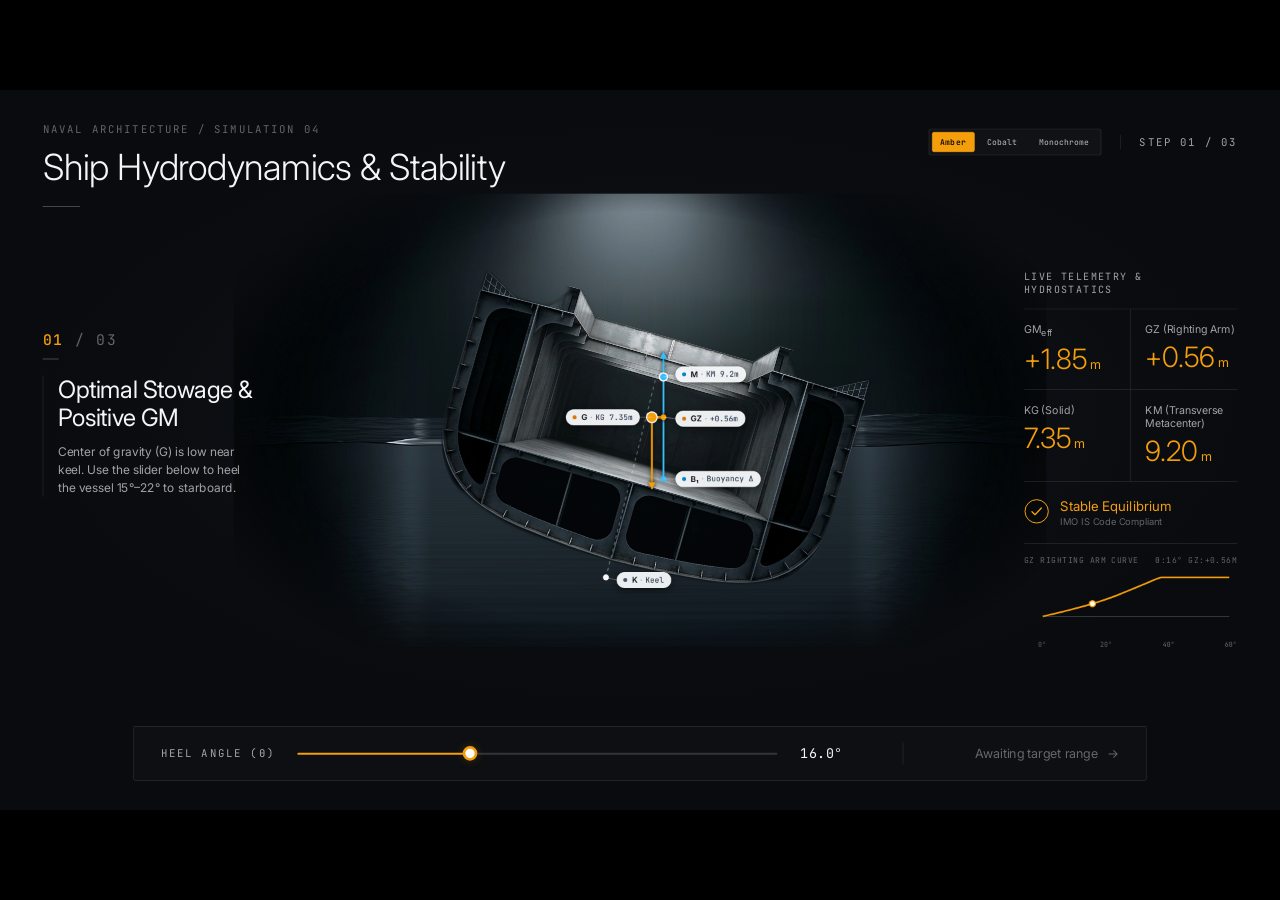
<file: sims/ship-stability/index.html>
<!DOCTYPE html>
<html lang="en">
<head>
  <meta charset="UTF-8">
  <meta name="viewport" content="width=device-width, initial-scale=1.0">
  <title>Ship Stability & Hydrostatic Equilibrium · Maritime Simulation 04</title>
  <link rel="preconnect" href="https://fonts.googleapis.com">
  <link rel="preconnect" href="https://fonts.gstatic.com" crossorigin>
  <link href="https://fonts.googleapis.com/css2?family=Inter:wght@300;400;500;600&family=JetBrains+Mono:wght@400;500;600&display=swap" rel="stylesheet">
  <style>
    /* =========================================================================
       THEME SYSTEM: Amber (Default) | Cobalt | Monochrome
       ========================================================================= */
    :root, [data-theme="amber"] {
      --bg: #090b0e;
      --ink: #f4f5f7;
      --ink-2: rgba(244, 245, 247, 0.65);
      --ink-3: rgba(244, 245, 247, 0.38);
      --line: rgba(244, 245, 247, 0.12);
      --accent: #f59e0b;
      --accent-dim: rgba(245, 158, 11, 0.45);
      --accent-glow: rgba(245, 158, 11, 0.22);
      --danger: #ef4444;
      --danger-dim: rgba(239, 68, 68, 0.35);
      --card-bg: rgba(244, 245, 247, 0.02);
    }

    [data-theme="cobalt"] {
      --bg: #060911;
      --ink: #f8fafc;
      --ink-2: rgba(248, 250, 252, 0.65);
      --ink-3: rgba(248, 250, 252, 0.38);
      --line: rgba(248, 250, 252, 0.12);
      --accent: #3b82f6;
      --accent-dim: rgba(59, 130, 246, 0.45);
      --accent-glow: rgba(59, 130, 246, 0.22);
      --danger: #f43f5e;
      --danger-dim: rgba(244, 63, 94, 0.35);
      --card-bg: rgba(248, 250, 252, 0.02);
    }

    [data-theme="monochrome"] {
      --bg: #08090b;
      --ink: #ffffff;
      --ink-2: rgba(255, 255, 255, 0.65);
      --ink-3: rgba(255, 255, 255, 0.35);
      --line: rgba(255, 255, 255, 0.12);
      --accent: #ffffff;
      --accent-dim: rgba(255, 255, 255, 0.45);
      --accent-glow: rgba(255, 255, 255, 0.15);
      --danger: #ff4d4d;
      --danger-dim: rgba(255, 77, 77, 0.35);
      --card-bg: rgba(255, 255, 255, 0.02);
    }

    * { box-sizing: border-box; margin: 0; padding: 0; user-select: none; }

    html, body {
      width: 100%;
      height: 100%;
      background: #000;
      overflow: hidden;
      font-family: 'Inter', system-ui, sans-serif;
      color: var(--ink);
      -webkit-font-smoothing: antialiased;
    }

    /* ---------------------------------------------------------------
       16:9 STAGE (1920x1080) — scaled to fit Storyline Web Object
       --------------------------------------------------------------- */
    #stage {
      position: absolute;
      left: 50%;
      top: 50%;
      width: 1920px;
      height: 1080px;
      transform-origin: center center;
      overflow: hidden;
      background:
        radial-gradient(ellipse 70% 60% at 50% 45%, #10141a 0%, var(--bg) 70%);
      transition: background 0.4s ease;
    }

    /* Layer 1: Stationary Studio Spotlight & Calm Water Horizon (NEVER rotates) */
    #bg-viewport {
      position: absolute;
      left: 350px;
      top: 155px;
      width: 1220px;
      height: 681px;
      pointer-events: none;
      z-index: 1;
    }

    #bg-img {
      position: absolute;
      inset: 0;
      width: 100%;
      height: 100%;
      object-fit: cover;
      -webkit-mask-image: radial-gradient(ellipse 58% 62% at 50% 50%, #000 74%, transparent 100%);
              mask-image: radial-gradient(ellipse 58% 62% at 50% 50%, #000 74%, transparent 100%);
    }

    /* Layer 2: Isolated 3D Ship Hull (ONLY this layer rotates with heel angle) */
    #ship-viewport {
      position: absolute;
      left: 350px;
      top: 155px;
      width: 1220px;
      height: 681px;
      pointer-events: none;
      transform-origin: 50% 58.5%; /* Waterline center of flotation pivot */
      transition: transform 0.25s cubic-bezier(0.2, 0.9, 0.3, 1);
      z-index: 2;
    }

    #tank-fx {
      position: absolute;
      inset: 0;
      width: 100%;
      height: 100%;
    }

    #ship-img {
      position: absolute;
      inset: 0;
      width: 100%;
      height: 100%;
      object-fit: cover;
    }

    /* Layer 3: Subtle Horizontal Waterline Surface Shimmer (Stationary) */
    #waterline-gleam {
      position: absolute;
      left: 380px;
      top: 553px;
      width: 1160px;
      height: 1px;
      background: linear-gradient(90deg,
        transparent 0%,
        rgba(244, 245, 247, 0.08) 25%,
        rgba(244, 245, 247, 0.18) 50%,
        rgba(244, 245, 247, 0.08) 75%,
        transparent 100%);
      pointer-events: none;
      z-index: 3;
    }

    /* Layer 4: Interactive Hydrostatic Vectors Canvas */
    #fx {
      position: absolute;
      inset: 0;
      width: 1920px;
      height: 1080px;
      pointer-events: auto;
      z-index: 4;
    }

    .mono {
      font-family: 'JetBrains Mono', ui-monospace, monospace;
      letter-spacing: 0.14em;
      text-transform: uppercase;
    }

    /* ---------------------------------------------------------------
       HEADER & THEME SWITCHER
       --------------------------------------------------------------- */
    #header {
      position: absolute;
      left: 64px;
      top: 48px;
      pointer-events: none;
      z-index: 20;
    }
    #header .eyebrow { font-size: 16px; color: var(--ink-3); }
    #header h1 {
      margin-top: 14px;
      font-size: 54px;
      font-weight: 300;
      letter-spacing: -0.01em;
    }
    #header .rule {
      margin-top: 26px;
      width: 56px;
      height: 1px;
      background: var(--ink-3);
    }

    #top-bar {
      position: absolute;
      right: 64px;
      top: 58px;
      display: flex;
      align-items: center;
      gap: 28px;
      font-size: 16px;
      color: var(--ink-2);
      z-index: 30;
    }

    /* Theme Switcher Pills */
    .theme-switcher {
      display: flex;
      gap: 6px;
      background: rgba(255, 255, 255, 0.03);
      border: 1px solid var(--line);
      padding: 4px;
      border-radius: 4px;
    }
    .theme-btn {
      background: transparent;
      border: 1px solid transparent;
      color: var(--ink-2);
      font-family: 'JetBrains Mono', monospace;
      font-size: 12px;
      font-weight: 500;
      padding: 6px 12px;
      border-radius: 3px;
      cursor: pointer;
      transition: all 0.2s ease;
      letter-spacing: 0.05em;
    }
    .theme-btn:hover { color: var(--ink); }
    .theme-btn.active {
      background: var(--accent);
      color: #080a0e;
      border-color: var(--accent);
      font-weight: 600;
    }
    [data-theme="monochrome"] .theme-btn.active {
      background: #ffffff;
      color: #000000;
    }

    #top-bar .sep { width: 1px; height: 22px; background: var(--line); }

    /* ---------------------------------------------------------------
       LEFT · TASK COLUMN
       --------------------------------------------------------------- */
    #task {
      position: absolute;
      left: 64px;
      top: 360px;
      width: 320px;
      z-index: 20;
    }
    #task .count { font-size: 22px; color: var(--ink-3); font-weight: 400; }
    #task .count b { color: var(--accent); font-weight: 500; transition: color 0.3s; }
    #task .bar { margin-top: 14px; width: 24px; height: 1px; background: var(--ink-3); }
    #task .body {
      margin-top: 24px;
      padding-left: 22px;
      border-left: 1px solid var(--line);
    }
    #task h2 {
      font-size: 36px;
      font-weight: 400;
      line-height: 1.18;
      letter-spacing: -0.01em;
    }
    #task p {
      margin-top: 16px;
      font-size: 18px;
      line-height: 1.5;
      color: var(--ink-2);
    }
    #task .feedback {
      margin-top: 22px;
      font-size: 17.5px;
      line-height: 1.5;
      color: var(--ink);
      opacity: 0;
      transform: translateY(6px);
      transition: opacity 0.4s, transform 0.4s, color 0.3s;
    }
    #task .feedback.show { opacity: 1; transform: none; }
    #task .feedback.danger { color: var(--danger); }
    #task .feedback.warn { color: var(--accent); }

    .ghost-btn {
      margin-top: 24px;
      display: none;
      align-items: center;
      gap: 12px;
      background: transparent;
      border: 1px solid var(--accent-dim);
      color: var(--accent);
      font: 500 16px 'Inter', sans-serif;
      padding: 13px 20px;
      border-radius: 2px;
      cursor: pointer;
      transition: background 0.2s, border-color 0.2s, color 0.2s;
    }
    .ghost-btn:hover { background: var(--accent-glow); border-color: var(--accent); }
    .ghost-btn.show { display: inline-flex; }
    .ghost-btn[disabled] { color: var(--ink-3); border-color: var(--line); cursor: default; background: transparent; }

    /* ---------------------------------------------------------------
       RIGHT · LIVE METRICS & MINI GZ CURVE
       --------------------------------------------------------------- */
    #readings {
      position: absolute;
      right: 64px;
      top: 270px;
      width: 320px;
      pointer-events: none;
      z-index: 20;
    }
    #readings .eyebrow {
      font-size: 15px;
      color: var(--ink-2);
      padding-bottom: 18px;
      border-bottom: 1px solid var(--line);
    }
    .grid {
      display: grid;
      grid-template-columns: 1fr 1fr;
    }
    .cell {
      padding: 20px 0;
      border-bottom: 1px solid var(--line);
    }
    .cell:nth-child(odd) { padding-right: 18px; border-right: 1px solid var(--line); }
    .cell:nth-child(even) { padding-left: 22px; }
    .cell .k { font-size: 16px; color: var(--ink-2); }
    .cell .v {
      margin-top: 6px;
      font-size: 42px;
      font-weight: 300;
      color: var(--accent);
      letter-spacing: -0.01em;
      transition: color 0.25s;
      white-space: nowrap;
    }
    .cell .v small { font-size: 19px; font-weight: 400; margin-left: 5px; }
    .cell.alarm .v { color: var(--danger); }
    .cell.warn .v { color: var(--accent); }

    /* Compact Live Verdict */
    #verdict {
      margin-top: 24px;
      display: flex;
      align-items: center;
      gap: 16px;
      font-size: 20px;
      color: var(--accent);
      transition: color 0.25s;
    }
    #verdict svg { width: 38px; height: 38px; flex: none; }
    #verdict.alarm { color: var(--danger); }
    #verdict.muted { color: var(--ink-2); }
    #verdict .sub { display: block; font-size: 14px; color: var(--ink-3); margin-top: 3px; }

    /* Miniature Embedded GZ Curve inside readings column */
    #mini-gz-box {
      margin-top: 24px;
      padding-top: 16px;
      border-top: 1px solid var(--line);
    }
    #mini-gz-box .curve-title {
      font-size: 12px;
      color: var(--ink-3);
      letter-spacing: 0.1em;
      display: flex;
      justify-content: space-between;
    }
    #mini-gz-canvas {
      width: 320px;
      height: 120px;
      margin-top: 8px;
      display: block;
    }

    /* ---------------------------------------------------------------
       BOTTOM DOCK (HEEL SLIDER & STEP PROCEED)
       --------------------------------------------------------------- */
    #dock {
      position: absolute;
      left: 200px;
      right: 200px;
      bottom: 44px;
      height: 82px;
      display: flex;
      align-items: center;
      gap: 34px;
      padding: 0 40px;
      border: 1px solid var(--line);
      background: var(--card-bg);
      border-radius: 3px;
      z-index: 25;
    }
    #dock .label { font-size: 16px; color: var(--ink-2); white-space: nowrap; }
    #dock .value {
      font-size: 20px;
      color: var(--ink);
      width: 120px;
      letter-spacing: 0.04em;
      text-transform: none;
    }
    #dock .sep { width: 1px; height: 34px; background: var(--line); }

    #heel-slider {
      flex: 1;
      -webkit-appearance: none;
      appearance: none;
      height: 3px;
      border-radius: 2px;
      outline: none;
      cursor: pointer;
      background: linear-gradient(90deg, var(--accent) 0%, var(--accent) var(--fill, 0%), rgba(244,245,247,0.16) var(--fill, 0%));
    }
    #heel-slider::-webkit-slider-thumb {
      -webkit-appearance: none;
      width: 22px;
      height: 22px;
      border-radius: 50%;
      background: #ffffff;
      border: 4px solid var(--accent);
      box-shadow: 0 0 14px var(--accent-glow);
      transition: border-color 0.2s;
    }
    #heel-slider::-moz-range-thumb {
      width: 16px;
      height: 16px;
      border-radius: 50%;
      background: #ffffff;
      border: 4px solid var(--accent);
    }

    #next {
      background: none;
      border: none;
      font: 400 19px 'Inter', sans-serif;
      color: var(--ink);
      cursor: pointer;
      display: flex;
      align-items: center;
      justify-content: flex-end;
      gap: 14px;
      width: 290px;
      white-space: nowrap;
      transition: color 0.2s, opacity 0.2s;
    }
    #next:hover:not([disabled]) { color: var(--accent); }
    #next[disabled] { color: var(--ink-3); cursor: default; }

    /* ---------------------------------------------------------------
       RESULTS OVERLAY
       --------------------------------------------------------------- */
    #results {
      position: absolute;
      inset: 0;
      background: rgba(6, 9, 12, 0.92);
      backdrop-filter: blur(8px);
      display: flex;
      align-items: center;
      justify-content: center;
      opacity: 0;
      pointer-events: none;
      transition: opacity 0.4s;
      z-index: 50;
    }
    #results.show { opacity: 1; pointer-events: auto; }
    #results .wrap { width: 1180px; }
    #results .eyebrow { font-size: 15px; color: var(--ink-3); }
    #results h2 { margin-top: 14px; font-size: 50px; font-weight: 300; }
    #results table {
      margin-top: 46px;
      width: 100%;
      border-collapse: collapse;
    }
    #results th {
      text-align: left;
      font: 400 14px 'JetBrains Mono', monospace;
      letter-spacing: 0.14em;
      text-transform: uppercase;
      color: var(--ink-3);
      padding: 0 0 16px;
      border-bottom: 1px solid var(--line);
    }
    #results td {
      padding: 24px 0;
      border-bottom: 1px solid var(--line);
      font-size: 22px;
      font-weight: 300;
    }
    #results td.n { color: var(--ink-3); font-size: 18px; width: 70px; }
    #results td.bad { color: var(--danger); }
    #results td.ok { color: var(--accent); }
    #results td.warn { color: var(--ink-2); }
    #results .takeaway {
      margin-top: 40px;
      padding-left: 22px;
      border-left: 1px solid var(--accent);
      font-size: 24px;
      line-height: 1.45;
      font-weight: 300;
      max-width: 900px;
    }
    #results .actions { margin-top: 46px; }
    #results .ghost-btn { display: inline-flex; margin-top: 0; }
  </style>
  <script src="assets/gsap.min.js"></script>
</head>
<body>
  <div id="stage" data-theme="amber">
    <!-- Layer 1: Stationary Studio Spotlight & Calm Water Horizon (0deg, never rotates) -->
    <div id="bg-viewport">
      <img id="bg-img" src="assets/ocean_studio_bg.jpg" alt="Stationary Ocean Studio Backdrop">
    </div>

    <!-- Layer 2: Isolated 3D Ship Hull + Internal Double-Bottom Tank Canvas (Rotates with heel) -->
    <div id="ship-viewport">
      <canvas id="tank-fx" width="1376" height="768"></canvas>
      <img id="ship-img" src="assets/ship_hull.png" alt="Commercial Vessel Midship Transverse Cross-Section">
    </div>

    <!-- Layer 4: Interactive Hydrostatic Vectors Canvas -->
    <canvas id="fx" width="1920" height="1080"></canvas>

    <!-- Header -->
    <div id="header">
      <div class="eyebrow mono">Naval Architecture / Simulation 04</div>
      <h1>Ship Hydrodynamics &amp; Stability</h1>
      <div class="rule"></div>
    </div>

    <!-- Top Right Controls (Theme Switcher & Step Indicator) -->
    <div id="top-bar">
      <div class="theme-switcher">
        <button class="theme-btn active" id="th-amber" onclick="setTheme('amber')">Amber</button>
        <button class="theme-btn" id="th-cobalt" onclick="setTheme('cobalt')">Cobalt</button>
        <button class="theme-btn" id="th-mono" onclick="setTheme('monochrome')">Monochrome</button>
      </div>
      <span class="sep"></span>
      <span id="step-text" class="mono">Step 01 / 03</span>
    </div>

    <!-- Left: Task Column -->
    <div id="task">
      <div class="count mono"><b id="step-num">01</b> / 03</div>
      <div class="bar"></div>
      <div class="body">
        <h2 id="task-title">Optimal Stowage &amp; Positive GM</h2>
        <p id="task-desc">Center of gravity (G) is low near keel. Use the slider below to heel the vessel 15°–20° to starboard.</p>
        <button class="ghost-btn" id="task-action-btn" onclick="triggerTaskAction()">Fill Slack Ballast Tanks (FSE)</button>
        <div class="feedback" id="task-feedback"></div>
      </div>
    </div>

    <!-- Right: Live Metrics & Mini GZ Curve -->
    <div id="readings">
      <div class="eyebrow mono">Live Telemetry &amp; Hydrostatics</div>
      <div class="grid">
        <div class="cell" id="c-gm">
          <div class="k">GM<sub>eff</sub></div>
          <div class="v"><span id="v-gm">+1.85</span><small>m</small></div>
        </div>
        <div class="cell" id="c-gz">
          <div class="k">GZ (Righting Arm)</div>
          <div class="v"><span id="v-gz">+0.58</span><small>m</small></div>
        </div>
        <div class="cell" id="c-kg">
          <div class="k">KG (Solid)</div>
          <div class="v"><span id="v-kg">7.35</span><small>m</small></div>
        </div>
        <div class="cell" id="c-km">
          <div class="k">KM (Transverse Metacenter)</div>
          <div class="v"><span id="v-km">9.20</span><small>m</small></div>
        </div>
      </div>

      <div id="verdict">
        <span id="verdict-icon"></span>
        <span>
          <span id="verdict-text">Stable Equilibrium</span>
          <span class="sub" id="verdict-sub">Positive righting moment</span>
        </span>
      </div>

      <!-- Embedded Mini GZ Curve -->
      <div id="mini-gz-box">
        <div class="curve-title mono">
          <span>GZ Righting Arm Curve</span>
          <span id="gz-live-tag">θ: 18°</span>
        </div>
        <canvas id="mini-gz-canvas" width="320" height="120"></canvas>
      </div>
    </div>

    <!-- Bottom Dock -->
    <div id="dock">
      <span class="label mono">Heel Angle (θ)</span>
      <input type="range" id="heel-slider" min="0" max="45" value="16" step="1">
      <span class="value mono" id="heel-val">16.0°</span>
      <span class="sep"></span>
      <button id="next" disabled onclick="nextStep()">
        <span id="next-label">Awaiting parameters</span><span>→</span>
      </button>
    </div>

    <!-- Results Overlay -->
    <div id="results">
      <div class="wrap">
        <div class="eyebrow mono">Assessment</div>
        <h2>Hydrostatic Stability Debrief</h2>
        <table>
          <thead>
            <tr>
              <th></th><th>Condition</th><th>KG</th><th>GM (Effective)</th><th>Max GZ</th><th>IMO Intact Stability Compliance</th>
            </tr>
          </thead>
          <tbody id="results-body"></tbody>
        </table>
        <div class="takeaway">
          Free Surface Effect (FSE) and high deck stowage induce virtual vertical shifts in G, eroding righting levers (GZ). When GM drops below zero, the vessel cannot remain upright, listing into a hazardous Angle of Loll.
        </div>
        <div class="actions">
          <button class="ghost-btn" onclick="restart()">Restart Simulation</button>
        </div>
      </div>
    </div>
  </div>

  <script>
  // =========================================================================
  // 1. SHIP HYDROSTATICS & GEOMETRY CONSTANTS
  // =========================================================================
  const KM = 9.20;         // Metacenter height above Keel (m)
  const KB = 4.70;         // Upright Center of Buoyancy (m)
  const BM = 4.50;         // Metacentric radius KM - KB (m)
  const DRAFT = 5.45;      // Waterline reference height above Keel (m)
  const PX_PER_M = 34.0;   // Scaling factor on canvas (34 px per meter)

  // Waterline pivot on 1920x1080 canvas (matches #ship-viewport 50% 58.5%)
  const PIVOT = { x: 960, y: 553 };

  // App State
  const state = {
    theme: 'amber',
    step: 1,
    heel: 16.0,            // Degrees (0 to 45)
    solidKG: 7.35,         // Meters above Keel (6.2 to 9.6)
    fseActive: false,      // Free surface slack tanks target state
    fseFill: 0.0,          // Animated fill progress (0.0 = empty -> 1.0 = 50% slack tank)
    isFillingTank: false,  // True while ballast water stream is actively pouring in
    cargoRaised: false,    // High deck cargo target state
    cargoFill: 0.0,        // Animated cargo lift progress (0.0 -> 1.0)
    stepDone: false,
    dwell: 0,              // Progress counter for dwelling in required state
    records: {}
  };

  const STEPS = {
    1: {
      title: 'Optimal Stowage & Positive GM',
      desc: 'Center of gravity (G) is low near keel. Use the slider below to heel the vessel 15°–22° to starboard.',
      btnLabel: '',
      cond: () => state.heel >= 14 && state.heel <= 25 && state.fseFill < 0.05 && state.cargoFill < 0.05,
      done: 'G remains well below M. Robust positive GZ arm vigorously restores the vessel (Stable Equilibrium).',
      doneClass: 'ok',
      next: 'Next Phase'
    },
    2: {
      title: 'Slack Tanks & Free Surface Loss',
      desc: 'Introduce slack ballast tanks to activate FSE. Heel the hull 18°–26° to evaluate the eroded righting arm.',
      btnLabel: 'Fill Slack Ballast Tanks (FSE)',
      cond: () => state.fseFill >= 0.98 && state.heel >= 16 && state.heel <= 30,
      done: 'Internal sloshing dynamically shifts G vertically to Gv (-0.95m GM loss). Restorative moment is severely degraded.',
      doneClass: 'warn',
      next: 'Next Phase'
    },
    3: {
      title: 'Deck Stowage Overload & Angle of Loll',
      desc: 'Raise top-heavy cargo to elevate solid KG. G surpasses Metacenter M (GM < 0), triggering an unstable Angle of Loll.',
      btnLabel: 'Shift Cargo to Weather Deck',
      cond: () => state.cargoFill >= 0.98 && state.heel >= 14,
      done: 'Negative GM! Upright equilibrium is impossible; vessel lists to Angle of Loll (GZ = 0) with critical capsize danger.',
      doneClass: 'danger',
      next: 'Review Assessment'
    }
  };

  // =========================================================================
  // 2. MATHEMATICAL SOLVER (GM_eff, GZ curve, Angle of Loll)
  // =========================================================================
  function getEffectiveStability() {
    // Free surface moment builds smoothly as liquid surface area expands during filling
    const fseFactor = Math.sin(state.fseFill * (Math.PI / 2));
    const fseLoss = fseFactor * 0.95;
    const cargoLift = state.cargoFill * 1.45;
    const virtualKG = state.solidKG + fseLoss + cargoLift;
    const gmEff = KM - virtualKG;

    return {
      solidKG: state.solidKG,
      fseLoss,
      cargoLift,
      virtualKG,
      gmEff
    };
  }

  function computeGZ(deg, gmEff) {
    const rad = (deg * Math.PI) / 180;
    const tanClamped = Math.min(Math.tan(rad), 1.15);
    // Wall-sided stability formula
    let gz = (gmEff + 0.5 * BM * tanClamped * tanClamped) * Math.sin(rad);

    // Deck-edge immersion reduction for high heel angles
    if (deg > 26) {
      const excess = (deg - 26) / 34;
      gz -= 1.6 * Math.pow(excess, 1.85);
    }
    return gz;
  }

  function computeCurveMetrics(gmEff) {
    let maxGZ = -99;
    let maxAngle = 0;
    let vanishAngle = 60;
    let foundPositive = false;

    for (let a = 1; a <= 60; a++) {
      const val = computeGZ(a, gmEff);
      if (val > maxGZ) { maxGZ = val; maxAngle = a; }
      if (val > 0.02) foundPositive = true;
      if (foundPositive && val <= 0 && vanishAngle === 60) vanishAngle = a;
    }
    return { maxGZ: Math.max(0, maxGZ), maxAngle, vanishAngle };
  }

  // =========================================================================
  // 3. CANVAS 2D OVERLAY (K-B-G-M VECTORS, DRAGGABLE MASS, SLOSHING TANKS)
  // =========================================================================
  const canvas = document.getElementById('fx');
  const ctx = canvas.getContext('2d');
  const tankCanvas = document.getElementById('tank-fx');
  const tankCtx = tankCanvas.getContext('2d');
  const miniCanvas = document.getElementById('mini-gz-canvas');
  const miniCtx = miniCanvas.getContext('2d');

  // Convert ship local coordinates (meters relative to Keel on centerline) to Canvas XY
  function shipToCanvas(xMeters, yAboveKeel, heelDeg) {
    const yAboveWL = yAboveKeel - DRAFT;
    const rad = (heelDeg * Math.PI) / 180;
    const cosA = Math.cos(rad);
    const sinA = Math.sin(rad);
    const rx = xMeters * cosA + yAboveWL * sinA;
    const ry = -xMeters * sinA + yAboveWL * cosA;
    return {
      x: PIVOT.x + rx * PX_PER_M,
      y: PIVOT.y - ry * PX_PER_M
    };
  }

  function getThemeColor(propName) {
    return getComputedStyle(document.getElementById('stage')).getPropertyValue(propName).trim();
  }

  // Spring-damper slosh state for realistic fluid inertia when heel changes
  const slosh = {
    lastHeel: state.heel,
    angle: 0,
    vel: 0
  };

  // Sleek White Pill Badge Helper (Automotive HMI 3D Callout Pin)
  function drawPillLabel(c, keyText, valText, anchorX, anchorY, x, y, dotColor, align = 'left') {
    c.save();

    const fontKey = '600 12px "Inter", system-ui, sans-serif';
    const fontVal = '500 11.5px "JetBrains Mono", monospace';

    c.font = fontKey;
    const keyW = c.measureText(keyText).width;
    c.font = fontVal;
    const valW = valText ? c.measureText(valText).width : 0;

    const padL = 10;
    const dotSize = 6;
    const gapDot = 7;
    const gapSep = valText ? 12 : 0;
    const padR = 11;
    const pillH = 24;
    const pillW = padL + dotSize + gapDot + keyW + gapSep + valW + padR;

    const pillX = align === 'left' ? x : (align === 'right' ? x - pillW : x - pillW / 2);
    const pillY = y - pillH / 2;

    // Subtle hairline leader line from vector point to pill edge
    const edgeX = align === 'left' ? pillX : (align === 'right' ? pillX + pillW : pillX + pillW / 2);
    if (Math.hypot(edgeX - anchorX, y - anchorY) > 6) {
      c.strokeStyle = 'rgba(248, 250, 252, 0.45)';
      c.lineWidth = 1;
      c.beginPath();
      c.moveTo(anchorX, anchorY);
      c.lineTo(edgeX, y);
      c.stroke();
    }

    // White capsule pill with soft elevation drop shadow
    c.shadowColor = 'rgba(0, 0, 0, 0.50)';
    c.shadowBlur = 12;
    c.shadowOffsetY = 3;
    c.fillStyle = 'rgba(248, 250, 252, 0.95)';
    c.beginPath();
    c.roundRect(pillX, pillY, pillW, pillH, pillH / 2);
    c.fill();

    // Reset shadow for crisp interior elements
    c.shadowBlur = 0;
    c.shadowOffsetY = 0;

    // Colored indicator dot inside pill
    let curX = pillX + padL + dotSize / 2;
    c.fillStyle = dotColor;
    c.beginPath();
    c.arc(curX, y, dotSize / 2, 0, Math.PI * 2);
    c.fill();
    curX += dotSize / 2 + gapDot;

    // Bold Key Text (#090d14)
    c.font = fontKey;
    c.fillStyle = '#090d14';
    c.textAlign = 'left';
    c.textBaseline = 'middle';
    c.fillText(keyText, curX, y + 0.5);
    curX += keyW;

    // Separator dot & Value Text (#334155)
    if (valText) {
      c.fillStyle = '#94a3b8';
      c.fillText('·', curX + 4, y);
      curX += gapSep;

      c.font = fontVal;
      c.fillStyle = '#334155';
      c.fillText(valText, curX, y + 0.5);
    }

    c.restore();
  }

  // Render photorealistic glassy sloshing water + animated filling streams physically INSIDE the 3D double-bottom cavities
  function renderInternalTanks(timeSec, activeColor, isUnstable) {
    tankCtx.clearRect(0, 0, 1376, 768);

    // Base dark cavity backdrop inside the 4 double-bottom cells (x: 464..912, y: 492..604)
    tankCtx.fillStyle = '#030609';
    tankCtx.fillRect(464, 492, 448, 112);

    if (state.fseFill <= 0.004) return;

    const t = timeSec || 0;

    // Update spring-damper sloshing physics when heel changes or while water jets are pouring in
    const dHeel = state.heel - slosh.lastHeel;
    slosh.lastHeel = state.heel;
    slosh.vel += dHeel * 0.45;
    if (state.isFillingTank) {
      slosh.vel += Math.sin(t * 15.0) * 0.11;
    }
    slosh.vel += (-slosh.angle * 0.12);
    slosh.vel *= 0.90;
    slosh.angle += slosh.vel;

    const effectiveTiltDeg = state.heel + slosh.angle;
    const rad = (effectiveTiltDeg * Math.PI) / 180;
    const tanA = Math.tan(rad);

    // Port tank (x: 466..675, internal frame at 583) & Starboard tank (x: 700..910, internal frame at 792)
    const banks = [
      { x1: 466, x2: 675, yTop: 493, yBot: 603, phase: 0.0, baffleX: 583, nozzles: [510, 616] },
      { x1: 700, x2: 910, yTop: 493, yBot: 603, phase: 1.4, baffleX: 792, nozzles: [732, 836] }
    ];

    banks.forEach((b, bankIdx) => {
      const spanW = b.x2 - b.x1;
      const centerX = (b.x1 + b.x2) / 2;

      // Smoothly rising water level from tank floor (yBot=603) up to ~50% slack depth (~54px high)
      const targetSlackDepth = (b.yBot - b.yTop) * 0.50;
      const currentDepth = targetSlackDepth * state.fseFill;
      const midY = b.yBot - currentDepth;

      // Long-wavelength physical liquid surface (with turbulent ripples around nozzles during filling)
      const getSurfaceY = (x, zDepth = 0) => {
        const dx = x - centerX;
        const gravitySlope = -dx * tanA * Math.min(1, state.fseFill * 1.35);
        const normX = (x - b.x1) / spanW; // 0..1 across tank width

        // Primary slosh mode + secondary swell + filling turbulence
        const fillBoost = state.isFillingTank ? 2.2 : 0;
        const sloshAmp = (1.5 + fillBoost + Math.min(5.0, Math.abs(slosh.vel) * 2.8)) * Math.min(1, state.fseFill * 2.2);
        const mode1 = Math.cos(normX * Math.PI) * Math.sin(t * 2.6 + b.phase + zDepth * 0.5) * sloshAmp;
        const mode2 = Math.sin(normX * Math.PI * 2) * Math.cos(t * 1.9 + b.phase - zDepth * 0.4) * (sloshAmp * 0.34);

        // Local impact ripples radiating from pouring jets while filling
        let jetRipple = 0;
        if (state.isFillingTank) {
          b.nozzles.forEach((nx, nIdx) => {
            const hitX = nx + Math.max(0, midY - b.yTop) * tanA * 0.85;
            const dist = Math.abs(x - hitX);
            jetRipple += Math.sin(dist * 0.38 - t * 24 + nIdx) * Math.exp(-dist * 0.045) * 2.6;
          });
        }

        // Realistic capillary meniscus climbing slightly up the steel walls and center baffle
        const dL = Math.abs(x - b.x1);
        const dR = Math.abs(x - b.x2);
        const dB = Math.abs(x - b.baffleX);
        const meniscus = -2.2 * (Math.exp(-dL * 0.22) + Math.exp(-dR * 0.22) + 0.65 * Math.exp(-dB * 0.25)) * Math.min(1, state.fseFill * 2);

        return Math.max(b.yTop - 8, Math.min(b.yBot + 2, midY + gravitySlope + mode1 + mode2 + jetRipple + meniscus));
      };

      tankCtx.save();
      tankCtx.beginPath();
      tankCtx.rect(b.x1, b.yTop, spanW, b.yBot - b.yTop);
      tankCtx.clip();

      // 0. EARTH-VERTICAL TURBULENT WATER INFLOW STREAMS (drawn behind top surface ribbon when filling)
      const jetAlpha = state.isFillingTank ? Math.min(1, Math.sin(state.fseFill * Math.PI) * 1.65 + 0.35) : 0;
      if (jetAlpha > 0.02) {
        b.nozzles.forEach((nx, nIdx) => {
          const yHitRough = Math.min(b.yBot, getSurfaceY(nx + 18 * tanA, 0.0));
          const hitX = nx + Math.max(0, yHitRough - b.yTop) * tanA * 0.85;
          const yHit = Math.min(b.yBot, getSurfaceY(hitX, 0.0));
          const fallDist = Math.max(4, yHit - b.yTop + 3);

          const streamGrad = tankCtx.createLinearGradient(nx, b.yTop, hitX, yHit + 4);
          streamGrad.addColorStop(0, `rgba(125, 211, 252, ${0.78 * jetAlpha})`);
          streamGrad.addColorStop(0.5, `rgba(186, 230, 253, ${0.62 * jetAlpha})`);
          streamGrad.addColorStop(1, `rgba(240, 249, 255, ${0.92 * jetAlpha})`);

          // Build undulating falling liquid stream contour (downward-traveling wave packets)
          tankCtx.beginPath();
          const steps = 12;
          for (let s = 0; s <= steps; s++) {
            const frac = s / steps;
            const sy = b.yTop - 2 + frac * fallDist;
            const cx = nx + (sy - b.yTop) * tanA * 0.85;
            const pulse = Math.sin(sy * 0.26 - t * 34 + nIdx * 2.1) * (0.9 + frac * 1.5);
            const halfW = 2.6 + frac * 3.8 + pulse;
            if (s === 0) tankCtx.moveTo(cx - halfW, sy);
            else tankCtx.lineTo(cx - halfW, sy);
          }
          for (let s = steps; s >= 0; s--) {
            const frac = s / steps;
            const sy = b.yTop - 2 + frac * fallDist;
            const cx = nx + (sy - b.yTop) * tanA * 0.85;
            const pulse = Math.cos(sy * 0.24 - t * 31 + nIdx * 1.7) * (0.9 + frac * 1.5);
            const halfW = 2.6 + frac * 3.8 + pulse;
            tankCtx.lineTo(cx + halfW, sy);
          }
          tankCtx.closePath();
          tankCtx.fillStyle = streamGrad;
          tankCtx.fill();

          // Animated falling water streaks / elongated droplets inside the stream
          for (let k = 0; k < 4; k++) {
            const dFrac = ((t * 4.2 + k * 0.25 + nIdx * 0.13) % 1.0);
            const sy1 = b.yTop + dFrac * (fallDist - 8);
            const sy2 = sy1 + 7 + dFrac * 5;
            const sxOffset = (k - 1.5) * 1.4;
            const sx1 = nx + (sy1 - b.yTop) * tanA * 0.85 + sxOffset;
            const sx2 = nx + (sy2 - b.yTop) * tanA * 0.85 + sxOffset;

            tankCtx.strokeStyle = `rgba(255, 255, 255, ${(0.85 - dFrac * 0.3) * jetAlpha})`;
            tankCtx.lineWidth = 1.4;
            tankCtx.beginPath();
            tankCtx.moveTo(sx1, sy1);
            tankCtx.lineTo(sx2, Math.min(yHit + 2, sy2));
            tankCtx.stroke();
          }
        });
      }

      // 1. 3D RECEDING TOP WATER SURFACE PLANE (Fresnel specular reflection plane)
      const planeDepthPx = 7.5 * Math.min(1, state.fseFill * 2.2);
      tankCtx.beginPath();
      for (let x = b.x1; x <= b.x2; x += 3) {
        const yFront = getSurfaceY(x, 0.0);
        const wetFactor = Math.max(0, Math.min(1, (b.yBot - yFront) / 10));
        const yBack = getSurfaceY(x, 1.0) - planeDepthPx * wetFactor;
        if (x === b.x1) tankCtx.moveTo(x, yBack);
        else tankCtx.lineTo(x, yBack);
      }
      for (let x = b.x2; x >= b.x1; x -= 3) {
        tankCtx.lineTo(x, getSurfaceY(x, 0.0));
      }
      tankCtx.closePath();

      const topPlaneGrad = tankCtx.createLinearGradient(b.x1, midY - 28, b.x2, midY + 28);
      topPlaneGrad.addColorStop(0, 'rgba(186, 230, 253, 0.26)');
      topPlaneGrad.addColorStop(0.45, 'rgba(224, 242, 254, 0.56)');
      topPlaneGrad.addColorStop(0.75, 'rgba(125, 211, 252, 0.40)');
      topPlaneGrad.addColorStop(1, 'rgba(56, 189, 248, 0.26)');
      tankCtx.fillStyle = topPlaneGrad;
      tankCtx.fill();

      // Back wall waterline contact rim
      tankCtx.beginPath();
      for (let x = b.x1; x <= b.x2; x += 3) {
        const yFront = getSurfaceY(x, 0.0);
        const wetFactor = Math.max(0, Math.min(1, (b.yBot - yFront) / 10));
        const yBack = getSurfaceY(x, 1.0) - planeDepthPx * wetFactor;
        if (x === b.x1) tankCtx.moveTo(x, yBack);
        else tankCtx.lineTo(x, yBack);
      }
      tankCtx.strokeStyle = 'rgba(186, 230, 253, 0.34)';
      tankCtx.lineWidth = 1;
      tankCtx.stroke();

      // 2. VOLUMETRIC LIQUID BODY (Glassy deep seawater with subsurface depth falloff)
      tankCtx.beginPath();
      tankCtx.moveTo(b.x1, b.yBot + 12);
      for (let x = b.x1; x <= b.x2; x += 3) {
        tankCtx.lineTo(x, getSurfaceY(x, 0.0));
      }
      tankCtx.lineTo(b.x2, b.yBot + 12);
      tankCtx.closePath();

      tankCtx.save();
      tankCtx.clip(); // Clip all internal water effects strictly below the front wave meniscus!

      const bodyGrad = tankCtx.createLinearGradient(0, Math.min(b.yTop + 20, midY), 0, b.yBot);
      bodyGrad.addColorStop(0, 'rgba(38, 148, 196, 0.62)');
      bodyGrad.addColorStop(0.30, 'rgba(16, 86, 124, 0.68)');
      bodyGrad.addColorStop(0.72, 'rgba(8, 42, 66, 0.82)');
      bodyGrad.addColorStop(1, 'rgba(4, 15, 26, 0.95)');
      tankCtx.fillStyle = bodyGrad;
      tankCtx.fillRect(b.x1, b.yTop, spanW, b.yBot - b.yTop + 12);

      // Soft subsurface light bloom just below the free surface
      for (let s = 0; s < 5; s++) {
        const syOffset = 3 + s * 6.5;
        const alpha = (0.14 - s * 0.024);
        tankCtx.beginPath();
        for (let x = b.x1; x <= b.x2; x += 6) {
          const wy = getSurfaceY(x, 0.2 * s) + syOffset + Math.sin(x * 0.04 + t * 2.2 + s) * 1.2;
          if (x === b.x1) tankCtx.moveTo(x, wy);
          else tankCtx.lineTo(x, wy);
        }
        tankCtx.strokeStyle = `rgba(186, 230, 253, ${alpha})`;
        tankCtx.lineWidth = 2.2;
        tankCtx.stroke();
      }

      // Subsurface plunge plumes & rising aeration micro-bubbles during filling
      if (jetAlpha > 0.02) {
        b.nozzles.forEach((nx, nIdx) => {
          const yHitRough = Math.min(b.yBot, getSurfaceY(nx + 18 * tanA, 0.0));
          const hitX = nx + Math.max(0, yHitRough - b.yTop) * tanA * 0.85;
          const yHit = Math.min(b.yBot, getSurfaceY(hitX, 0.0));

          // Aerated underwater plunge bloom
          const plungeR = 24;
          const plungeGrad = tankCtx.createRadialGradient(hitX, yHit + 4, 2, hitX, yHit + 10, plungeR);
          plungeGrad.addColorStop(0, `rgba(224, 242, 254, ${0.72 * jetAlpha})`);
          plungeGrad.addColorStop(0.45, `rgba(56, 189, 248, ${0.38 * jetAlpha})`);
          plungeGrad.addColorStop(1, 'rgba(14, 116, 144, 0)');
          tankCtx.fillStyle = plungeGrad;
          tankCtx.beginPath();
          tankCtx.arc(hitX, yHit + 6, plungeR, 0, Math.PI * 2);
          tankCtx.fill();

          // Rising underwater micro-bubbles around each plunge point
          for (let i = 0; i < 11; i++) {
            const seed = (i * 1.73 + nIdx * 3.1 + bankIdx * 1.9);
            const cycle = (t * 2.4 + seed) % 1.0;
            const spreadX = Math.sin(seed * 4.7 + t * 5.0) * (6 + cycle * 18);
            const bx = hitX + spreadX;
            const maxDepth = Math.min(34, Math.max(6, b.yBot - yHit));
            const by = yHit + (1.0 - cycle) * maxDepth;
            const br = (1.1 + (i % 3) * 0.65) * (0.5 + 0.5 * cycle);

            tankCtx.fillStyle = `rgba(224, 242, 254, ${(0.35 + cycle * 0.45) * jetAlpha})`;
            tankCtx.beginPath();
            tankCtx.arc(bx, by, br, 0, Math.PI * 2);
            tankCtx.fill();
          }
        });
      }

      // Ambient occlusion shadows cast by the steel walls & center baffle girder into the water
      const aoPositions = [b.x1, b.baffleX, b.x2];
      aoPositions.forEach(ax => {
        const aoGrad = tankCtx.createLinearGradient(ax - 18, 0, ax + 18, 0);
        aoGrad.addColorStop(0, 'rgba(2, 5, 9, 0)');
        aoGrad.addColorStop(0.5, 'rgba(2, 5, 9, 0.52)');
        aoGrad.addColorStop(1, 'rgba(2, 5, 9, 0)');
        tankCtx.fillStyle = aoGrad;
        tankCtx.fillRect(ax - 18, b.yTop, 36, b.yBot - b.yTop + 10);
      });

      tankCtx.restore(); // End liquid body clip

      // 3. RAZOR-SHARP FRONT MENISCUS SPECULAR RIM (Glassy water-edge highlight)
      tankCtx.beginPath();
      for (let x = b.x1; x <= b.x2; x += 2) {
        const yf = getSurfaceY(x, 0.0);
        if (x === b.x1) tankCtx.moveTo(x, yf);
        else tankCtx.lineTo(x, yf);
      }
      tankCtx.strokeStyle = 'rgba(224, 242, 254, 0.88)';
      tankCtx.lineWidth = 1.6;
      tankCtx.shadowColor = 'rgba(56, 189, 248, 0.65)';
      tankCtx.shadowBlur = 6;
      tankCtx.stroke();
      tankCtx.shadowBlur = 0;

      // 4. SURFACE FOAM SPLASH CUSHION & LEAPING DROPLETS AT STREAM IMPACT POINTS
      if (jetAlpha > 0.02) {
        b.nozzles.forEach((nx, nIdx) => {
          const yHitRough = Math.min(b.yBot, getSurfaceY(nx + 18 * tanA, 0.0));
          const hitX = nx + Math.max(0, yHitRough - b.yTop) * tanA * 0.85;
          const yHit = Math.min(b.yBot - 1, getSurfaceY(hitX, 0.0));
          const foamW = 14 + Math.sin(t * 24 + nIdx) * 3.0;

          tankCtx.save();
          tankCtx.translate(hitX, yHit);
          tankCtx.rotate(-rad * 0.75);
          const foamGrad = tankCtx.createRadialGradient(0, 0, 1, 0, 0, foamW);
          foamGrad.addColorStop(0, `rgba(255, 255, 255, ${0.95 * jetAlpha})`);
          foamGrad.addColorStop(0.55, `rgba(186, 230, 253, ${0.68 * jetAlpha})`);
          foamGrad.addColorStop(1, 'rgba(186, 230, 253, 0)');
          tankCtx.fillStyle = foamGrad;
          tankCtx.beginPath();
          tankCtx.ellipse(0, 0, foamW, 3.4, 0, 0, Math.PI * 2);
          tankCtx.fill();

          // Leaping splash droplets above the foam crown
          for (let d = 0; d < 5; d++) {
            const dPhase = (t * 5.5 + d * 1.3 + nIdx * 0.7) % 1.0;
            const dir = (d % 2 === 0 ? 1 : -1) * (3 + (d % 3) * 3.2);
            const dropX = dir * dPhase;
            const dropY = -Math.sin(dPhase * Math.PI) * (5.5 + (d % 2) * 3.5);
            tankCtx.fillStyle = `rgba(224, 242, 254, ${(1 - dPhase) * 0.85 * jetAlpha})`;
            tankCtx.beginPath();
            tankCtx.arc(dropX, dropY, 1.3, 0, Math.PI * 2);
            tankCtx.fill();
          }
          tankCtx.restore();
        });
      }

      tankCtx.restore();
    });
  }

  function render(timeSec) {
    ctx.clearRect(0, 0, 1920, 1080);

    const st = getEffectiveStability();
    const gzNow = computeGZ(state.heel, st.gmEff);

    // Color definitions from active CSS theme
    const accentColor = getThemeColor('--accent') || '#f59e0b';
    const dangerColor = getThemeColor('--danger') || '#ef4444';
    const isUnstable = st.gmEff < 0 || gzNow <= 0.01;
    const activeColor = isUnstable ? dangerColor : accentColor;

    // 1. UPDATE ISOLATED SHIP VIEWPORT TILT (Background stays 0deg stationary!)
    const shipViewport = document.getElementById('ship-viewport');
    shipViewport.style.transform = `rotate(${state.heel}deg)`;

    // 2. RENDER VOLUMETRIC 3D SLOSHING BALLAST BEHIND 3D STEEL GIRDERS
    renderInternalTanks(timeSec, activeColor, isUnstable);

    // 3. KEY HYDROSTATIC POINTS: K (Keel), B1 (Buoyancy), G (Solid), Gv (Virtual), M (Metacenter)
    const ptK  = shipToCanvas(0, 0, state.heel);
    const ptM  = shipToCanvas(0, KM, state.heel);
    const ptG  = shipToCanvas(0, st.solidKG, state.heel);
    const ptGv = shipToCanvas(0, st.virtualKG, state.heel);

    // Centerline dashed axis (from K up through M)
    ctx.save();
    ctx.setLineDash([5, 5]);
    ctx.strokeStyle = 'rgba(244, 245, 247, 0.35)';
    ctx.lineWidth = 1.5;
    ctx.beginPath();
    ctx.moveTo(ptK.x, ptK.y);
    ctx.lineTo(ptM.x, ptM.y - 44);
    ctx.stroke();
    ctx.restore();

    // Center of Buoyancy B1 (vertically aligned with M in earth frame)
    const ptB1 = { x: ptM.x, y: ptM.y + (BM * PX_PER_M) };

    // Buoyancy Force Vector (Upward through M)
    ctx.save();
    ctx.strokeStyle = '#38bdf8';
    ctx.lineWidth = 2.8;
    ctx.shadowColor = 'rgba(0, 0, 0, 0.75)';
    ctx.shadowBlur = 6;
    ctx.beginPath();
    ctx.moveTo(ptB1.x, ptB1.y);
    ctx.lineTo(ptM.x, ptM.y - 38);
    ctx.stroke();

    drawArrowHead(ctx, ptM.x, ptM.y - 38, -Math.PI / 2, 7, '#38bdf8');
    ctx.restore();

    // B1 dot + sleek white pill on right
    ctx.save();
    ctx.fillStyle = '#38bdf8';
    ctx.beginPath();
    ctx.arc(ptB1.x, ptB1.y, 4.5, 0, Math.PI * 2);
    ctx.fill();
    ctx.restore();
    drawPillLabel(ctx, 'B₁', 'Buoyancy Δ', ptB1.x, ptB1.y, ptB1.x + 18, ptB1.y, '#0284c7', 'left');

    // Downward Gravity Vector from active G/Gv
    const hasVirtualShift = state.fseFill > 0.01 || state.cargoFill > 0.01;
    const activePtG = hasVirtualShift ? ptGv : ptG;
    const gravBottomY = activePtG.y + 108;

    ctx.save();
    ctx.strokeStyle = activeColor;
    ctx.lineWidth = 2.8;
    ctx.shadowColor = 'rgba(0, 0, 0, 0.75)';
    ctx.shadowBlur = 6;
    ctx.beginPath();
    ctx.moveTo(activePtG.x, activePtG.y);
    ctx.lineTo(activePtG.x, gravBottomY);
    ctx.stroke();

    drawArrowHead(ctx, activePtG.x, gravBottomY, Math.PI / 2, 7, activeColor);
    ctx.restore();

    // RIGHTING LEVER GZ (Horizontal segment between activePtG.x and ptM.x at Y = activePtG.y)
    const ptZ = { x: ptM.x, y: activePtG.y };
    ctx.save();
    ctx.strokeStyle = activeColor;
    ctx.lineWidth = 4;
    ctx.shadowColor = 'rgba(0, 0, 0, 0.85)';
    ctx.shadowBlur = 6;
    ctx.beginPath();
    ctx.moveTo(activePtG.x, activePtG.y);
    ctx.lineTo(ptZ.x, ptZ.y);
    ctx.stroke();

    ctx.fillStyle = activeColor;
    ctx.beginPath();
    ctx.arc(ptZ.x, ptZ.y, 4.5, 0, Math.PI * 2);
    ctx.fill();
    ctx.restore();

    // Smart vertical separation between M pill and GZ pill on the RIGHT side
    let mLabelY = ptM.y - 4;
    let gzLabelY = ptZ.y + 2;
    if (Math.abs(gzLabelY - mLabelY) < 30) {
      if (gzLabelY >= mLabelY) {
        mLabelY -= 16;
        gzLabelY += 16;
      } else {
        gzLabelY -= 16;
        mLabelY += 16;
      }
    }

    if (Math.abs(state.heel) > 2) {
      const rightEdgeX = Math.max(ptZ.x, activePtG.x);
      drawPillLabel(
        ctx,
        'GZ',
        `${gzNow >= 0 ? '+' : ''}${gzNow.toFixed(2)}m`,
        ptZ.x,
        ptZ.y,
        rightEdgeX + 18,
        gzLabelY,
        isUnstable ? '#dc2626' : '#d97706',
        'left'
      );
    }

    // Draw Metacenter M + sleek white pill on RIGHT
    ctx.save();
    ctx.fillStyle = '#38bdf8';
    ctx.beginPath(); ctx.arc(ptM.x, ptM.y, 6, 0, Math.PI * 2); ctx.fill();
    ctx.strokeStyle = '#ffffff'; ctx.lineWidth = 2; ctx.stroke();
    ctx.restore();
    drawPillLabel(ctx, 'M', `KM ${KM.toFixed(1)}m`, ptM.x, ptM.y, ptM.x + 18, mLabelY, '#0284c7', 'left');

    // Draw Keel K + sleek white pill
    ctx.save();
    ctx.fillStyle = '#f8fafc';
    ctx.beginPath(); ctx.arc(ptK.x, ptK.y, 4.5, 0, Math.PI * 2); ctx.fill();
    ctx.restore();
    drawPillLabel(ctx, 'K', 'Keel', ptK.x, ptK.y, ptK.x + 16, ptK.y + 4, '#475569', 'left');

    // If FSE or Cargo raised: show dashed shift from solid G to virtual Gv on LEFT side
    if (hasVirtualShift) {
      ctx.save();
      ctx.setLineDash([4, 3]);
      ctx.strokeStyle = activeColor;
      ctx.lineWidth = 2.2;
      ctx.beginPath();
      ctx.moveTo(ptG.x, ptG.y);
      ctx.lineTo(ptGv.x, ptGv.y);
      ctx.stroke();

      ctx.fillStyle = activeColor;
      ctx.beginPath(); ctx.arc(ptGv.x, ptGv.y, 7.5, 0, Math.PI * 2); ctx.fill();
      ctx.strokeStyle = '#ffffff'; ctx.lineWidth = 1.8; ctx.stroke();
      ctx.restore();

      const leftEdgeX = Math.min(ptGv.x, ptZ.x);
      drawPillLabel(
        ctx,
        'Gᵥ',
        `Sanal ${st.virtualKG.toFixed(2)}m`,
        ptGv.x,
        ptGv.y,
        leftEdgeX - 18,
        ptGv.y,
        isUnstable ? '#dc2626' : '#d97706',
        'right'
      );
    }

    // Solid Center of Gravity G (Always anchored cleanly to the LEFT of centerline)
    ctx.save();
    ctx.fillStyle = hasVirtualShift ? 'rgba(244, 245, 247, 0.45)' : accentColor;
    ctx.beginPath(); ctx.arc(ptG.x, ptG.y, hasVirtualShift ? 6 : 8, 0, Math.PI * 2); ctx.fill();
    ctx.strokeStyle = '#ffffff'; ctx.lineWidth = 1.8; ctx.stroke();
    ctx.restore();

    drawPillLabel(
      ctx,
      'G',
      `KG ${st.solidKG.toFixed(2)}m`,
      ptG.x,
      ptG.y,
      ptG.x - 18,
      ptG.y + (hasVirtualShift && Math.abs(ptG.y - ptGv.y) < 30 ? 15 : 0),
      hasVirtualShift ? '#64748b' : '#d97706',
      'right'
    );

    // Render Mini GZ Curve on the right
    renderMiniGZCurve(st, gzNow);
  }

  function drawArrowHead(c, x, y, angleRad, size, color) {
    c.save();
    c.fillStyle = color;
    c.translate(x, y);
    c.rotate(angleRad);
    c.beginPath();
    c.moveTo(0, 0);
    c.lineTo(-size * 1.5, -size * 0.8);
    c.lineTo(-size * 1.5, size * 0.8);
    c.closePath();
    c.fill();
    c.restore();
  }

  function varColor(name) {
    return getComputedStyle(document.getElementById('stage')).getPropertyValue('--' + name).trim();
  }

  // =========================================================================
  // 4. MINIATURE GZ CURVE RENDERING (RIGHT COLUMN)
  // =========================================================================
  function renderMiniGZCurve(st, gzNow) {
    const w = miniCanvas.width;
    const h = miniCanvas.height;
    miniCtx.clearRect(0, 0, w, h);

    const padL = 28, padR = 12, padTop = 14, padBot = 22;
    const zeroY = padTop + (h - padTop - padBot) * 0.65; // GZ = 0m level

    const degToX = d => padL + (d / 60) * (w - padL - padR);
    const gzToY  = g => zeroY - (g / 1.6) * (zeroY - padTop);

    // Horizontal Zero Axis
    miniCtx.strokeStyle = 'rgba(244, 245, 247, 0.25)';
    miniCtx.lineWidth = 1;
    miniCtx.beginPath();
    miniCtx.moveTo(padL, zeroY);
    miniCtx.lineTo(w - padR, zeroY);
    miniCtx.stroke();

    // Degree Ticks
    miniCtx.fillStyle = 'rgba(244, 245, 247, 0.4)';
    miniCtx.font = '10px "JetBrains Mono", monospace';
    [0, 20, 40, 60].forEach(deg => {
      const gx = degToX(deg);
      miniCtx.fillText(`${deg}°`, gx - 7, h - 6);
    });

    // Plot GZ Curve
    const isUnstable = st.gmEff < 0.05;
    const curveColor = isUnstable ? getThemeColor('--danger') : getThemeColor('--accent');

    miniCtx.save();
    miniCtx.strokeStyle = curveColor;
    miniCtx.lineWidth = 2.5;
    miniCtx.beginPath();

    for (let d = 0; d <= 60; d += 2) {
      const gVal = computeGZ(d, st.gmEff);
      const px = degToX(d);
      const py = Math.max(padTop - 4, Math.min(h - padBot + 6, gzToY(gVal)));
      if (d === 0) miniCtx.moveTo(px, py);
      else miniCtx.lineTo(px, py);
    }
    miniCtx.stroke();
    miniCtx.restore();

    // Current Heel Indicator Dot
    const curX = degToX(state.heel);
    const curY = Math.max(padTop - 4, Math.min(h - padBot + 6, gzToY(gzNow)));

    miniCtx.save();
    miniCtx.fillStyle = '#ffffff';
    miniCtx.beginPath();
    miniCtx.arc(curX, curY, 4.5, 0, Math.PI * 2);
    miniCtx.fill();
    miniCtx.strokeStyle = curveColor;
    miniCtx.lineWidth = 2;
    miniCtx.stroke();
    miniCtx.restore();

    document.getElementById('gz-live-tag').textContent = `θ:${state.heel.toFixed(0)}° GZ:${gzNow >= 0 ? '+' : ''}${gzNow.toFixed(2)}m`;
  }

  // =========================================================================
  // 5. UI SYNC & STEP MANAGEMENT
  // =========================================================================
  const $ = id => document.getElementById(id);

  const ICON_OK = '<svg viewBox="0 0 38 38" fill="none"><circle cx="19" cy="19" r="17.5" stroke="currentColor" stroke-width="1.5"/><path d="M12 19.5l4.5 4.5L26 14" stroke="currentColor" stroke-width="2" stroke-linecap="round" stroke-linejoin="round"/></svg>';
  const ICON_BAD = '<svg viewBox="0 0 38 38" fill="none"><circle cx="19" cy="19" r="17.5" stroke="currentColor" stroke-width="1.5"/><path d="M13 13l12 12M25 13L13 25" stroke="currentColor" stroke-width="2" stroke-linecap="round"/></svg>';
  const ICON_WARN = '<svg viewBox="0 0 38 38" fill="none"><circle cx="19" cy="19" r="17.5" stroke="currentColor" stroke-width="1.5" stroke-dasharray="4 3"/><path d="M13 19h12" stroke="currentColor" stroke-width="2" stroke-linecap="round"/></svg>';

  function syncUI() {
    const st = getEffectiveStability();
    const gzNow = computeGZ(state.heel, st.gmEff);

    // Big Metrics Readout
    $('v-gm').textContent = `${st.gmEff >= 0 ? '+' : ''}${st.gmEff.toFixed(2)}`;
    $('v-gz').textContent = `${gzNow >= 0 ? '+' : ''}${gzNow.toFixed(2)}`;
    $('v-kg').textContent = st.solidKG.toFixed(2);
    $('v-km').textContent = KM.toFixed(2);

    $('c-gm').className = 'cell' + (st.gmEff < 0.15 ? ' alarm' : (st.gmEff < 0.60 ? ' warn' : ''));
    $('c-gz').className = 'cell' + (gzNow <= 0.02 ? ' alarm' : '');

    // Verdict Box
    const verdict = $('verdict');
    if (st.gmEff < 0) {
      verdict.className = 'alarm';
      $('verdict-icon').innerHTML = ICON_BAD;
      $('verdict-text').textContent = 'Angle of Loll (Negative GM)';
      $('verdict-sub').textContent = 'Negatif GM — Alabora tehlikesi!';
    } else if (state.fseFill > 0.10 || st.gmEff < 0.60) {
      verdict.className = 'warn';
      $('verdict-icon').innerHTML = ICON_WARN;
      $('verdict-text').textContent = 'Degraded Righting Lever';
      $('verdict-sub').textContent = state.isFillingTank ? 'Pumping ballast water...' : 'FSE virtual GM loss active devrede';
    } else {
      verdict.className = '';
      $('verdict-icon').innerHTML = ICON_OK;
      $('verdict-text').textContent = 'Stable Equilibrium';
      $('verdict-sub').textContent = 'IMO IS Code Compliant';
    }

    // Slider sync
    const slider = $('heel-slider');
    slider.value = Math.round(state.heel);
    slider.style.setProperty('--fill', ((state.heel / 45) * 100) + '%');
    $('heel-val').textContent = state.heel.toFixed(1) + '°';
  }

  function showStep() {
    const s = STEPS[state.step];
    const n = String(state.step).padStart(2, '0');
    $('step-num').textContent = n;
    $('step-text').textContent = `Step ${n} / 03`;
    $('task-title').textContent = s.title;
    $('task-desc').textContent = s.desc;

    const fb = $('task-feedback');
    fb.className = 'feedback';
    fb.textContent = '';

    const btn = $('task-action-btn');
    if (s.btnLabel) {
      btn.classList.add('show');
      btn.textContent = s.btnLabel;
    } else {
      btn.classList.remove('show');
    }

    $('next').disabled = true;
    $('next-label').textContent = 'Awaiting target range';
    state.stepDone = false;
    state.dwell = 0;
  }

  function triggerTaskAction() {
    if (state.step === 2) {
      state.fseActive = !state.fseActive;
      const targetFill = state.fseActive ? 1.0 : 0.0;
      state.isFillingTank = state.fseActive;

      gsap.killTweensOf(state, 'fseFill');
      gsap.to(state, {
        fseFill: targetFill,
        duration: state.fseActive ? 2.6 : 1.5,
        ease: state.fseActive ? 'power1.inOut' : 'power2.inOut',
        onUpdate: () => {
          const pct = Math.round(state.fseFill * 50);
          if (state.fseActive) {
            $('task-action-btn').textContent = `Ballasting... %${pct}`;
          } else {
            $('task-action-btn').textContent = `De-ballasting... %${pct}`;
          }
          syncUI();
        },
        onComplete: () => {
          state.isFillingTank = false;
          $('task-action-btn').textContent = state.fseActive ? 'FSE Active (50% Slack Tank)' : 'Fill Slack Ballast Tanks (FSE)';
          syncUI();
        }
      });
    } else if (state.step === 3) {
      state.cargoRaised = !state.cargoRaised;
      state.fseActive = true;
      if (state.fseFill < 0.99) {
        gsap.to(state, { fseFill: 1.0, duration: 0.8, ease: 'power1.out' });
      }
      gsap.killTweensOf(state, 'cargoFill');
      gsap.to(state, {
        cargoFill: state.cargoRaised ? 1.0 : 0.0,
        duration: 1.25,
        ease: 'power2.inOut',
        onUpdate: () => syncUI()
      });
      $('task-action-btn').textContent = state.cargoRaised ? 'Deck Stowage Active (Elevated KG)' : 'Shift Cargo to Weather Deck';
      if (state.cargoRaised && state.heel < 14) {
        // Animate ship into Angle of Loll rest angle (~18 deg)
        gsap.to(state, { heel: 18.0, duration: 1.2, ease: 'elastic.out(1, 0.45)', onUpdate: () => syncUI() });
      }
      syncUI();
    }
  }

  function completeStep() {
    const s = STEPS[state.step];
    const st = getEffectiveStability();
    state.stepDone = true;
    state.records[state.step] = {
      heel: state.heel,
      solidKG: st.solidKG,
      gmEff: st.gmEff,
      maxGZ: computeCurveMetrics(st.gmEff).maxGZ
    };

    const fb = $('task-feedback');
    fb.textContent = s.done;
    fb.className = 'feedback show ' + s.doneClass;
    $('next').disabled = false;
    $('next-label').textContent = s.next;
  }

  function nextStep() {
    if (!state.stepDone) return;
    if (state.step < 3) {
      state.step++;
      showStep();
      syncUI();
    } else {
      showResults();
    }
  }

  function showResults() {
    const r = state.records;
    const rows = [
      { n: '01', name: 'Optimal Stowage', rec: r[1], verdict: 'Compliant (Stable)', cls: 'ok' },
      { n: '02', name: 'Slack Ballast Tanks (FSE)', rec: r[2], verdict: 'Degraded Arm', cls: 'warn' },
      { n: '03', name: 'Deck Cargo Overload (Loll)', rec: r[3], verdict: 'Critical (Angle of Loll)', cls: 'bad' }
    ];

    $('results-body').innerHTML = rows.map(x => `
      <tr>
        <td class="n mono">${x.n}</td>
        <td>${x.name}</td>
        <td>${x.rec.solidKG.toFixed(2)} m</td>
        <td class="${x.rec.gmEff < 0.15 ? 'bad' : 'ok'}">${x.rec.gmEff >= 0 ? '+' : ''}${x.rec.gmEff.toFixed(2)} m</td>
        <td>${x.rec.maxGZ.toFixed(2)} m</td>
        <td class="${x.cls}">${x.verdict}</td>
      </tr>`).join('');
    $('results').classList.add('show');

    // Report to Storyline if embedded as Web Object
    try {
      const player = window.parent && window.parent.GetPlayer ? window.parent.GetPlayer() : null;
      if (player) player.SetVar('StabiliteSimTamam', true);
    } catch (e) { /* standalone */ }
  }

  function restart() {
    $('results').classList.remove('show');
    gsap.killTweensOf(state);
    Object.assign(state, {
      step: 1,
      heel: 16.0,
      solidKG: 7.35,
      fseActive: false,
      fseFill: 0.0,
      isFillingTank: false,
      cargoRaised: false,
      cargoFill: 0.0,
      stepDone: false,
      dwell: 0,
      records: {}
    });
    showStep();
    syncUI();
  }

  // =========================================================================
  // 6. THEME SWITCHER
  // =========================================================================
  function setTheme(t) {
    state.theme = t;
    $('stage').setAttribute('data-theme', t);
    ['th-amber', 'th-cobalt', 'th-mono'].forEach(id => $(id).classList.remove('active'));
    $('th-' + (t === 'monochrome' ? 'mono' : t)).classList.add('active');
    syncUI();
  }

  // =========================================================================
  // 7. INPUT HANDLING (HEEL SLIDER & 16:9 AUTO-SCALER)
  // =========================================================================
  $('heel-slider').addEventListener('input', e => {
    state.heel = Number(e.target.value);
    syncUI();
  });

  // Vertical dragging on cargo hold to adjust solid KG
  let draggingKG = false;
  canvas.addEventListener('pointerdown', e => {
    const rect = canvas.getBoundingClientRect();
    const my = (e.clientY - rect.top) * (1080 / rect.height);
    const mx = (e.clientX - rect.left) * (1920 / rect.width);

    // If clicking in central cargo hold area
    if (mx > 780 && mx < 1140 && my > 320 && my < 740) {
      draggingKG = true;
      canvas.setPointerCapture(e.pointerId);
      updateKGFromY(my);
    }
  });

  canvas.addEventListener('pointermove', e => {
    if (!draggingKG) return;
    const rect = canvas.getBoundingClientRect();
    const my = (e.clientY - rect.top) * (1080 / rect.height);
    updateKGFromY(my);
  });

  canvas.addEventListener('pointerup', e => {
    draggingKG = false;
    canvas.releasePointerCapture(e.pointerId);
  });

  function updateKGFromY(canvasY) {
    // Map canvas Y between 350 (top) and 680 (keel) to KG (9.4m down to 6.2m)
    const t = Math.max(0, Math.min(1, (canvasY - 350) / 330));
    state.solidKG = Number((9.4 - t * 3.2).toFixed(2));
    syncUI();
  }

  // Auto-scaler for 16:9 Storyline Web Object
  function fit() {
    const s = Math.min(window.innerWidth / 1920, window.innerHeight / 1080);
    document.getElementById('stage').style.transform = `translate(-50%, -50%) scale(${s})`;
  }
  window.addEventListener('resize', fit);

  // Animation Loop
  let lastTime = performance.now();
  function loop(now) {
    const dt = Math.min(0.05, (now - lastTime) / 1000);
    lastTime = now;

    if (!state.stepDone) {
      if (STEPS[state.step].cond()) {
        state.dwell = Math.min(1, state.dwell + dt / 1.1);
        if (state.dwell >= 1) completeStep();
      } else {
        state.dwell = Math.max(0, state.dwell - dt * 2);
      }
    }

    render(now / 1000);
    requestAnimationFrame(loop);
  }

  // Initial Boot
  showStep();
  syncUI();
  fit();
  requestAnimationFrame(loop);
  </script>
</body>
</html>
</file>
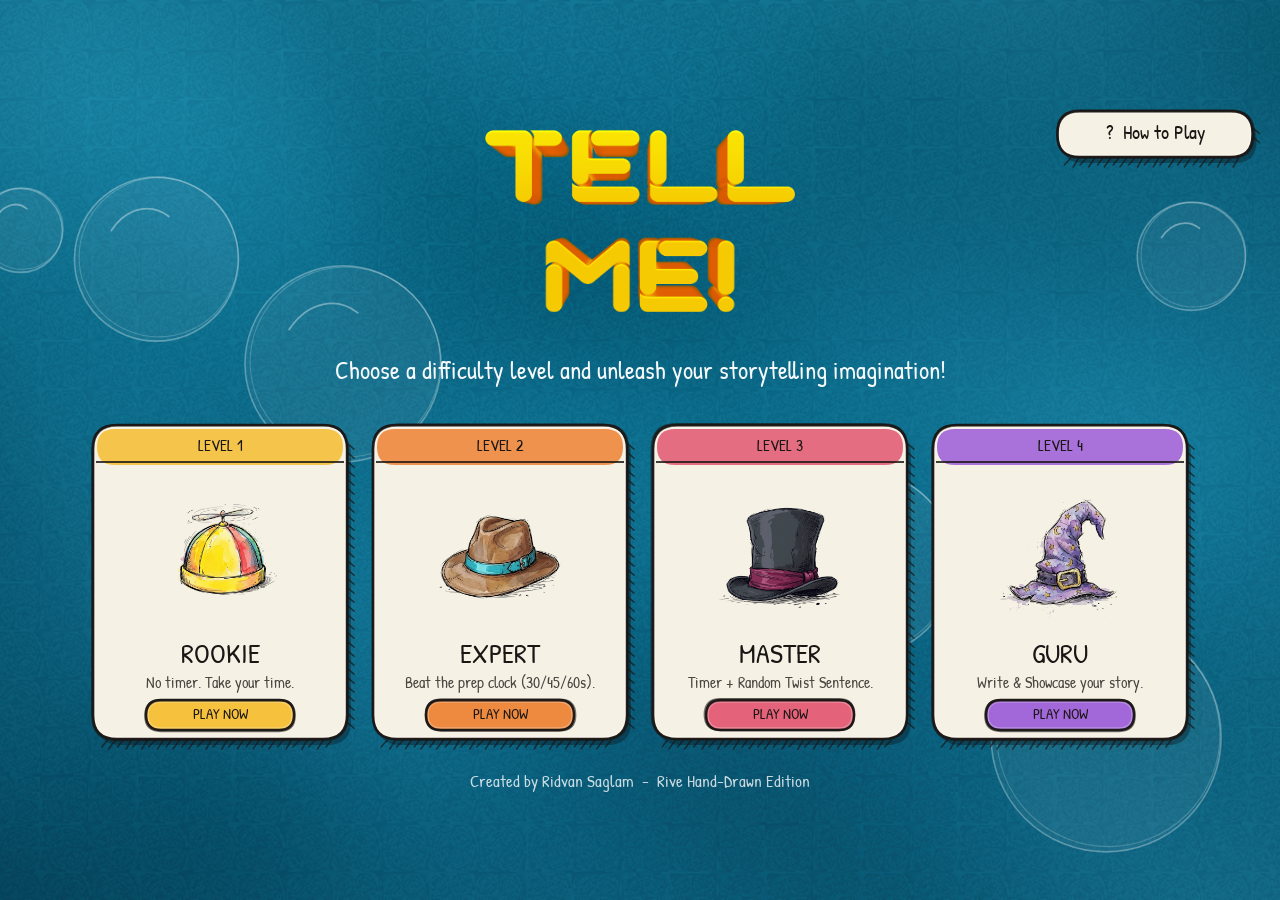
<file: sims/tell-me-story/index.html>
﻿<!DOCTYPE html>
<html lang="en">
<head>
  <meta charset="UTF-8" />
  <meta name="viewport" content="width=device-width, initial-scale=1.0, maximum-scale=1.0, user-scalable=no, viewport-fit=cover" />
  <meta name="theme-color" content="#0c4459" />
  <meta name="apple-mobile-web-app-capable" content="yes" />
  <meta name="apple-mobile-web-app-status-bar-style" content="black-translucent" />
  <title>Tell Me! — A Storytelling Card Game</title>
  <link rel="preconnect" href="https://fonts.googleapis.com">
  <link rel="preconnect" href="https://fonts.gstatic.com" crossorigin>
  <link href="https://fonts.googleapis.com/css2?family=Patrick+Hand&display=swap" rel="stylesheet">
  <style>
    @font-face {
      font-family: 'PatrickHand';
      src: url('PatrickHand-Regular.ttf') format('truetype');
      font-weight: normal;
      font-style: normal;
      font-display: swap;
    }
    * { box-sizing: border-box; margin: 0; padding: 0; -webkit-tap-highlight-color: transparent; }
    html, body {
      width: 100%;
      height: 100%;
      position: fixed;
      inset: 0;
      margin: 0;
      padding: 0;
      overflow: hidden;
      background: #0c4459;
      font-family: 'PatrickHand', 'Patrick Hand', cursive, sans-serif;
      user-select: none;
      -webkit-user-select: none;
      -webkit-touch-callout: none;
      overscroll-behavior: none;
    }
    #game-canvas {
      position: fixed;
      inset: 0;
      width: 100%;
      height: 100%;
      display: block;
      touch-action: none;
    }
    #native-story-input {
      position: fixed;
      display: none;
      z-index: 25;
      box-sizing: border-box;
      background: transparent;
      border: none;
      outline: none;
      resize: none;
      font-family: 'PatrickHand', 'Patrick Hand', cursive, sans-serif;
      color: transparent;
      caret-color: #1a1614;
      font-size: 18px;
      line-height: 26px;
      padding: 8px 12px;
      margin: 0;
      -webkit-tap-highlight-color: transparent;
    }
    #loading-screen {
      position: fixed;
      inset: 0;
      background: radial-gradient(circle at 50% 40%, #1a576e 0%, #0d2834 100%);
      display: flex;
      flex-direction: column;
      align-items: center;
      justify-content: center;
      z-index: 100;
      color: #fff;
      transition: opacity 0.35s ease;
    }
    #loading-screen.hidden {
      opacity: 0;
      pointer-events: none;
    }
    .spinner {
      width: 48px;
      height: 48px;
      border: 4px solid rgba(255, 255, 255, 0.2);
      border-top-color: #f6bc44;
      border-radius: 50%;
      animation: spin 0.8s linear infinite;
      margin-bottom: 18px;
    }
    @keyframes spin { to { transform: rotate(360deg); } }
    .load-text {
      font-size: 1.6rem;
      letter-spacing: 0.5px;
      color: #fceecb;
      margin-bottom: 6px;
    }
    .load-sub {
      font-family: system-ui, -apple-system, sans-serif;
      font-size: 0.85rem;
      color: #93bed1;
    }
  </style>
</head>
<body>

  <div id="loading-screen">
    <div class="spinner"></div>
    <div class="load-text">Shuffling Story Cards...</div>
    <div class="load-sub" id="load-count">Loading assets...</div>
  </div>

  <textarea id="native-story-input" autocapitalize="sentences" autocomplete="off" spellcheck="true"></textarea>
  <canvas id="game-canvas"></canvas>

  <script>
    // --- SUBTLE WEB AUDIO SYNTHESIZER ---
    const AudioCtx = window.AudioContext || window.webkitAudioContext;
    let actx = null;
    function playBeep(freq, type, duration, vol) {
      try {
        if (!actx) actx = new AudioCtx();
        if (actx.state === 'suspended') actx.resume();
        const osc = actx.createOscillator();
        const g = actx.createGain();
        osc.type = type || 'sine';
        osc.frequency.setValueAtTime(freq, actx.currentTime);
        g.gain.setValueAtTime(vol || 0.14, actx.currentTime);
        g.gain.exponentialRampToValueAtTime(0.001, actx.currentTime + duration);
        osc.connect(g);
        g.connect(actx.destination);
        osc.start();
        osc.stop(actx.currentTime + duration);
      } catch (e) {}
    }
    function sndFlip() { playBeep(320, 'triangle', 0.08, 0.12); }
    function sndClick() { playBeep(520, 'sine', 0.06, 0.10); }
    function sndCheck() { playBeep(660, 'sine', 0.14, 0.16); setTimeout(() => playBeep(880, 'sine', 0.18, 0.16), 55); }
    function sndTwist() { playBeep(390, 'triangle', 0.22, 0.14); setTimeout(() => playBeep(580, 'triangle', 0.26, 0.16), 100); }
    function sndFanfare() { [523, 659, 783, 1046].forEach((f, i) => setTimeout(() => playBeep(f, 'triangle', 0.22, 0.15), i * 85)); }

    // --- CONSTANTS & DATA (1:1 WITH main.luau & cards_data.luau) ---
    let VW = 1280;
    let VH = 720;
    let isPortrait = false;
    const INK_R = 26, INK_G = 22, INK_B = 20;
    const PAPER_R = 246, PAPER_G = 241, PAPER_B = 229;

    const CardsData = [
      {
        label: "Character",
        items: [
          { id: "c1_alien", name: "space cat" },
          { id: "c1_astronaut", name: "astronaut" },
          { id: "c1_basketball_player", name: "basketball player" },
          { id: "c1_biography", name: "director" },
          { id: "c1_boss", name: "boss" },
          { id: "c1_dress", name: "princess" },
          { id: "c1_family", name: "family" },
          { id: "c1_festival", name: "clown" },
          { id: "c1_investigate", name: "detective" },
          { id: "c1_kick", name: "martial artist" },
          { id: "c1_kung_fu", name: "kung fu master" },
          { id: "c1_mother", name: "mother" },
          { id: "c1_pharmacist", name: "pharmacist" },
          { id: "c1_professions_and_jobs", name: "doctor" },
          { id: "c1_rasta", name: "musician" },
          { id: "c1_receptionist", name: "receptionist" },
          { id: "c1_scientist", name: "scientist" },
          { id: "c1_singer", name: "singer" },
          { id: "c1_student", name: "graduate" },
          { id: "c1_suspect", name: "suspect" },
          { id: "c1_teacher", name: "teacher" },
          { id: "c1_thief", name: "thief" },
          { id: "c1_wizards", name: "wizard" },
          { id: "c1_work", name: "architect" },
        ]
      },
      {
        label: "Place",
        items: [
          { id: "c2_01", name: "carousel" },
          { id: "c2_02", name: "theater" },
          { id: "c2_03", name: "circus" },
          { id: "c2_04", name: "haunted house" },
          { id: "c2_05", name: "tropical island" },
          { id: "c2_06", name: "castle" },
          { id: "c2_07", name: "space station" },
          { id: "c2_government", name: "courthouse" },
          { id: "c2_mortgage_loan", name: "bank vault" },
          { id: "c2_stadium", name: "stadium" },
        ]
      },
      {
        label: "Weather",
        items: [
          { id: "c3_01", name: "sunny" },
          { id: "c3_02", name: "rainbow" },
          { id: "c3_03", name: "snowy night" },
          { id: "c3_04", name: "meteor shower" },
          { id: "c3_beach", name: "beach" },
          { id: "c3_dust", name: "sandstorm" },
          { id: "c3_earthquake", name: "earthquake" },
          { id: "c3_flood", name: "flood" },
          { id: "c3_park", name: "park" },
          { id: "c3_rain", name: "rain" },
          { id: "c3_storm", name: "thunderstorm" },
          { id: "c3_sun", name: "cool sun" },
          { id: "c3_tsunami", name: "tsunami" },
          { id: "c3_war", name: "battle" },
        ]
      },
      {
        label: "Twist",
        items: [
          { id: "c4_bipolar", name: "drama masks" },
          { id: "c4_crocodile", name: "crocodile" },
          { id: "c4_death", name: "grim reaper" },
          { id: "c4_fortune_telling", name: "crystal ball" },
          { id: "c4_scorpion", name: "scorpion" },
          { id: "c4_tent", name: "campfire" },
          { id: "c4_thyroid", name: "lightning" },
          { id: "c4_unicorn", name: "unicorn" },
          { id: "c4_voodoo", name: "voodoo doll" },
          { id: "c4_whale", name: "blue whale" },
        ]
      },
      {
        label: "Object",
        items: [
          { id: "c5_construction_and_tools", name: "tools" },
          { id: "c5_evidences", name: "magnifier" },
          { id: "c5_handcuff", name: "handcuffs" },
          { id: "c5_lighter", name: "lighter" },
          { id: "c5_mat", name: "treasure map" },
          { id: "c5_mutation", name: "dna" },
          { id: "c5_scissors", name: "scissors" },
          { id: "c5_sewing_machine", name: "sewing machine" },
          { id: "c5_sundae", name: "ice cream" },
          { id: "c5_vaccine", name: "potion" },
        ]
      }
    ];

    const SENTENCES = [
      "I am from a different planet.",
      "I wish I hadn't said that.",
      "I wish it was an accident.",
      "She couldn't believe her luck!",
      "That's too bad you should have thought of that before!",
      "The shooter says goodbye to his love.",
      "There was only one way to do it.",
      "They found a dead body.",
      "What day is today?",
      "What were you thinking about?",
      "Why are your eyes so big?",
      "Would you like a bigger one?",
      "You are the weakest link! Goodbye!",
      "Hold on, I need at least a few minutes!",
    ];

    const STORY_STARTERS = [
      "Once upon a time, ",
      "Suddenly, out of nowhere, ",
      "Nobody believed it when ",
      "In the middle of the storm, ",
      "To everyone's surprise, ",
      "Finally, the secret was out: ",
    ];

    const CAT_COLORS = [
      [238, 108, 104], // Character (Warm Watercolor Coral)
      [98, 152, 224],  // Place (Cornflower Gouache Blue)
      [94, 188, 134],  // Weather (Sage Mint Watercolor Green)
      [166, 110, 218], // Twist (Lavender Violet Wash)
      [244, 154, 58],  // Object (Warm Ochre / Tangerine)
    ];

    const LEVELS = [
      {
        id: "lvl_rookie",
        name: "ROOKIE",
        tag: "LEVEL 1",
        sub: "No timer. Take your time.",
        desc: "You will be given 5 random pictures. Start telling your story whenever you feel comfortable.",
        col: [246, 194, 62],
      },
      {
        id: "lvl_expert",
        name: "EXPERT",
        tag: "LEVEL 2",
        sub: "Beat the prep clock (30/45/60s).",
        desc: "5 random pictures and three time options to set up your story before you start telling it.",
        col: [238, 138, 64],
      },
      {
        id: "lvl_master",
        name: "MASTER",
        tag: "LEVEL 3",
        sub: "Timer + Random Twist Sentence.",
        desc: "5 random pictures, prep timer, plus one secret sentence you MUST weave into your story!",
        col: [228, 98, 122],
      },
      {
        id: "lvl_guru",
        name: "GURU",
        tag: "LEVEL 4",
        sub: "Write & Showcase your story.",
        desc: "Full challenge! After unlocking your cards and twist sentence, write and frame your story card.",
        col: [162, 104, 218],
      },
    ];

    const KB_ROWS = [
      ["Q", "W", "E", "R", "T", "Y", "U", "I", "O", "P"],
      ["A", "S", "D", "F", "G", "H", "J", "K", "L", "!"],
      ["Z", "X", "C", "V", "B", "N", "M", ",", ".", "?"],
    ];

    const BUBBLES = [
      { x: 145, y: 175, rad: 82 },
      { x: 22,  y: 145, rad: 42 },
      { x: 355, y: 265, rad: 98 },
      { x: 865, y: 475, rad: 92 },
      { x: 1095, y: 655, rad: 115 },
      { x: 1185, y: 160, rad: 54 },
    ];

    // --- GAME STATE ---
    const canvas = document.getElementById('game-canvas');
    const ctx = canvas.getContext('2d');

    const game = {
      images: {},
      screen: "hello",
      screenT: 0,
      time: 0,
      levelIdx: 0, // 0..3
      phase: "cards", // "cards" | "write" | "showcase"
      cards: [],
      zones: [],
      sparkles: [],
      hover: "",
      scale: 1,
      isPortrait: false,
      cardsFlippedCount: 0,
      cardsUsedCount: 0,
      ox: 0,
      oy: 0,
      winW: window.innerWidth,
      winH: window.innerHeight,
      toast: "",
      toastT: 0,
      timerMax: 0,
      timerLeft: 0,
      timerRunning: false,
      sentenceIdx: 0,
      sentenceOpen: false,
      storyBody: "",
      shiftOn: true,
      showHelp: false,
      ready: false,
      lastTime: performance.now(),
    };

    // --- ASSET + FONT PRELOADER ---
    const imageIds = [
      "ui_bg", "ui_title", "ui_home", "ui_repeat", "ui_question",
      "lvl_rookie", "lvl_expert", "lvl_master", "lvl_guru"
    ];
    CardsData.forEach(cat => cat.items.forEach(it => imageIds.push(it.id)));

    const loadCountEl = document.getElementById('load-count');
    const loadingScreen = document.getElementById('loading-screen');

    function loadImage(id) {
      return new Promise(resolve => {
        const img = new Image();
        img.onload = () => {
          game.images[id] = img;
          resolve(true);
        };
        img.onerror = () => resolve(false);
        img.src = `img/${id}.png`;
      });
    }

    async function bootstrap() {
      let done = 0;
      loadCountEl.innerText = `Loading 0 / ${imageIds.length} assets`;
      const imgPromises = imageIds.map(id =>
        loadImage(id).then(() => {
          done++;
          loadCountEl.innerText = `Loading ${done} / ${imageIds.length} assets`;
        })
      );
      const fontPromise = document.fonts ? document.fonts.ready : Promise.resolve();
      await Promise.all([...imgPromises, fontPromise]);

      for (let ci = 0; ci < 5; ci++) {
        game.cards.push({ cat: ci, item: 0, flip: 0, target: 0, used: false, pop: 0 });
      }
      dealAll();
      game.ready = true;
      loadingScreen.classList.add('hidden');
      game.lastTime = performance.now();
      requestAnimationFrame(loop);
    }

    // --- COLOR & PATH HELPERS (1:1 WITH main.luau) ---
    function rgba(r, g, b, a) {
      return `rgba(${Math.round(r)},${Math.round(g)},${Math.round(b)},${Math.max(0, Math.min(1, a / 255))})`;
    }

    function traceRoundedRect(x, y, w, h, r) {
      const cr = Math.min(r, Math.min(w, h) * 0.5);
      ctx.beginPath();
      if (cr <= 0.5) {
        ctx.rect(x, y, w, h);
        return;
      }
      ctx.moveTo(x + cr, y);
      ctx.lineTo(x + w - cr, y);
      ctx.quadraticCurveTo(x + w, y, x + w, y + cr);
      ctx.lineTo(x + w, y + h - cr);
      ctx.quadraticCurveTo(x + w, y + h, x + w - cr, y + h);
      ctx.lineTo(x + cr, y + h);
      ctx.quadraticCurveTo(x, y + h, x, y + h - cr);
      ctx.lineTo(x, y + cr);
      ctx.quadraticCurveTo(x, y, x + cr, y);
      ctx.closePath();
    }

    function fillRect(x, y, w, h, rad, r, g, b, a) {
      traceRoundedRect(x, y, w, h, rad);
      ctx.fillStyle = rgba(r, g, b, a);
      ctx.fill();
    }

    function strokeRect(x, y, w, h, rad, r, g, b, a, th) {
      traceRoundedRect(x, y, w, h, rad);
      ctx.strokeStyle = rgba(r, g, b, a);
      ctx.lineWidth = th;
      ctx.lineCap = 'round';
      ctx.lineJoin = 'round';
      ctx.stroke();
    }

    function fillCircle(cx, cy, rad, r, g, b, a) {
      ctx.beginPath();
      ctx.arc(cx, cy, Math.max(0.1, rad), 0, Math.PI * 2);
      ctx.fillStyle = rgba(r, g, b, a);
      ctx.fill();
    }

    function strokeCircle(cx, cy, rad, r, g, b, a, th) {
      ctx.beginPath();
      ctx.arc(cx, cy, Math.max(0.1, rad), 0, Math.PI * 2);
      ctx.strokeStyle = rgba(r, g, b, a);
      ctx.lineWidth = th;
      ctx.lineCap = 'round';
      ctx.lineJoin = 'round';
      ctx.stroke();
    }

    function drawSketchBox(x, y, w, h, rad, fr, fg, fb, fa, seed, withHatch) {
      if (w <= 0 || h <= 0) return;
      // 1. Soft dark ink wash under-shadow + diagonal hatch strokes along bottom & right edge
      if (withHatch && w > 30 && h > 24) {
        fillRect(x + 4, y + 6, w, h, rad, 10, 18, 24, 95);
        ctx.beginPath();
        const step = 8;
        const xStart = x + rad * 0.6;
        const xEnd = x + w - rad * 0.4;
        const yBot = y + h;
        let idx = 0;
        let hx = xStart;
        while (hx <= xEnd) {
          const jitter = ((idx * 17 + seed * 7) % 5) - 2;
          ctx.moveTo(hx, yBot + 1);
          ctx.lineTo(hx - 6 + jitter * 0.4, yBot + 8 + (idx % 2) * 2);
          hx += step;
          idx += 1;
        }
        let hy = y + rad * 0.8;
        while (hy <= y + h - rad * 0.5) {
          ctx.moveTo(x + w + 1, hy);
          ctx.lineTo(x + w + 7, hy + 5);
          hy += 9;
        }
        ctx.strokeStyle = rgba(INK_R, INK_G, INK_B, 175);
        ctx.lineWidth = 1.5;
        ctx.lineCap = 'round';
        ctx.lineJoin = 'round';
        ctx.stroke();
      }

      // 2. Main watercolor/paper body fill
      fillRect(x, y, w, h, rad, fr, fg, fb, fa);

      // 3. Subtle inner highlight stroke on top-left
      if (w > 8 && h > 8) {
        strokeRect(x + 2, y + 2, w - 4, h - 4, Math.max(2, rad - 2), 255, 255, 255, 65, 1.5);
      }

      // 4. Double-pass sketchy espresso ink outline
      const ox1 = ((seed * 13) % 3) - 1;
      const oy1 = ((seed * 29) % 3) - 1;
      strokeRect(x - 1.2 + ox1 * 0.5, y - 0.8 + oy1 * 0.5, w + 2.4, h + 1.8, rad + 1, INK_R, INK_G, INK_B, 145, 1.4);
      strokeRect(x + 0.8, y + 1.1, Math.max(2, w - 0.6), Math.max(2, h - 0.8), Math.max(2, rad - 0.5), INK_R, INK_G, INK_B, 110, 1.1);
      strokeRect(x, y, w, h, rad, INK_R, INK_G, INK_B, 245, 2.4);
    }

    function drawSketchCircle(cx, cy, rad, fr, fg, fb, fa, inkAlpha) {
      if (fa > 0) {
        fillCircle(cx + 2, cy + 3, rad, 10, 18, 24, 80);
        fillCircle(cx, cy, rad, fr, fg, fb, fa);
      }
      strokeCircle(cx - 0.9, cy + 0.7, rad + 1.2, INK_R, INK_G, INK_B, Math.floor(inkAlpha * 0.55), 1.3);
      strokeCircle(cx + 0.7, cy - 0.8, Math.max(2, rad - 0.8), INK_R, INK_G, INK_B, Math.floor(inkAlpha * 0.45), 1.1);
      strokeCircle(cx, cy, rad, INK_R, INK_G, INK_B, inkAlpha, 2.3);
    }

    function drawSketchBubble(cx, cy, rad) {
      fillCircle(cx, cy, rad, 255, 255, 255, 14);
      strokeCircle(cx, cy, rad, 255, 255, 255, 78, 1.6);
      strokeCircle(cx + 2.2, cy - 1.8, rad * 0.97, 255, 255, 255, 48, 1.1);
      ctx.beginPath();
      ctx.moveTo(cx - rad * 0.55, cy - rad * 0.35);
      ctx.bezierCurveTo(
        cx - rad * 0.35, cy - rad * 0.65,
        cx - rad * 0.05, cy - rad * 0.68,
        cx + rad * 0.15, cy - rad * 0.52
      );
      ctx.strokeStyle = rgba(255, 255, 255, 95);
      ctx.lineWidth = 1.8;
      ctx.lineCap = 'round';
      ctx.stroke();
    }

    function label(str, x, y, size, cr, cg, cb, ca, align) {
      if (!str || ca <= 1) return;
      ctx.save();
      ctx.fillStyle = rgba(cr, cg, cb, Math.floor(ca));
      ctx.font = `${(size * 1.15).toFixed(2)}px 'PatrickHand', 'Patrick Hand', cursive`;
      ctx.textAlign = align || "left";
      ctx.textBaseline = "middle";
      ctx.fillText(str, x, y);
      ctx.restore();
    }

    function drawParagraph(str, x, y, maxCharsPerLine, lineH, size, cr, cg, cb, ca, align) {
      if (!str) return 0;
      const paras = str.split("\n");
      const lines = [];
      for (const p of paras) {
        const words = p.trim().length === 0 ? [""] : p.split(/\s+/);
        let cur = "";
        for (const w of words) {
          if (cur.length === 0) {
            cur = w;
          } else if ((cur.length + 1 + w.length) <= maxCharsPerLine) {
            cur = cur + " " + w;
          } else {
            lines.push(cur);
            cur = w;
          }
        }
        lines.push(cur);
      }
      for (let i = 0; i < lines.length; i++) {
        label(lines[i], x, y + i * lineH, size, cr, cg, cb, ca, align);
      }
      return lines.length;
    }

    function clamp01(v) {
      return Math.min(1, Math.max(0, v));
    }

    function easeOutBack(t) {
      const c1 = 1.70158;
      const c3 = c1 + 1;
      const u = t - 1;
      return 1 + c3 * u * u * u + c1 * u * u;
    }

    function drawImg(id, cx, cy, w, sx, opacity) {
      const img = game.images[id];
      if (!img || !img.complete || img.naturalWidth <= 0 || opacity <= 0.01) return;
      const iw = img.naturalWidth;
      const ih = img.naturalHeight;
      const k = w / Math.max(iw, ih);
      ctx.save();
      ctx.globalAlpha = opacity;
      ctx.translate(cx, cy);
      ctx.scale(k * sx, k);
      ctx.translate(-iw * 0.5, -ih * 0.5);
      ctx.drawImage(img, 0, 0, iw, ih);
      ctx.restore();
    }

    function zone(id, x, y, w, h) {
      game.zones.push({ id, x, y, w, h });
    }

    function spawnBurst(cx, cy, count) {
      for (let i = 1; i <= count; i++) {
        const ang = (i / count) * 6.28318 + Math.random() * 0.5;
        const spd = 80 + Math.random() * 180;
        const c = CAT_COLORS[i % CAT_COLORS.length];
        game.sparkles.push({
          x: cx,
          y: cy,
          vx: Math.cos(ang) * spd,
          vy: Math.sin(ang) * spd - 60,
          rad: 4 + Math.random() * 5,
          r: c[0],
          g: c[1],
          b: c[2],
          life: 0,
          maxLife: 0.7 + Math.random() * 0.5,
        });
      }
    }

    function dealCard(card, ci) {
      const list = CardsData[card.cat].items;
      const n = list.length;
      const prev = card.item;
      let pick = Math.floor(Math.random() * n);
      if (n > 1 && pick === prev) pick = (pick + 1) % n;
      card.item = pick;
      card.flip = 0;
      card.target = 0;
      card.used = false;
      card.pop = -0.07 * ci;
    }

    function dealAll() {
      game.cards.forEach((c, i) => dealCard(c, i));
      const prevS = game.sentenceIdx;
      let nextS = Math.floor(Math.random() * SENTENCES.length);
      if (SENTENCES.length > 1 && nextS === prevS) nextS = (nextS + 1) % SENTENCES.length;
      game.sentenceIdx = nextS;
      game.sentenceOpen = false;
      game.timerRunning = false;
      game.timerLeft = 0;
      game.timerMax = 0;
      game.phase = "cards";
    }

    function startLevel(idx) {
      game.levelIdx = idx;
      game.screen = "play";
      game.screenT = 0;
      dealAll();
    }

    function toast(msg) {
      game.toast = msg;
      game.toastT = 2.4;
    }

    function cleanItemLabel(raw) {
      if (/^\d+$/.test(raw)) return "SCENE";
      if (raw.length > 12) return raw.slice(0, 11).toUpperCase() + ".";
      return raw.toUpperCase();
    }

    // --- UI COMPONENTS ---
    function drawBackground() {
      const sx = VW / 1280;
      const sy = VH / 720;
      BUBBLES.forEach((b, i) => {
        const idx = i + 1;
        const dx = Math.sin(game.time * 0.35 + idx * 1.4) * 12;
        const dy = Math.cos(game.time * 0.28 + idx * 1.9) * 9;
        drawSketchBubble(b.x * sx + dx, b.y * sy + dy, b.rad * (isPortrait ? 1.15 : 1.0));
      });
    }

    function pill(id, text, cx, cy, w, h, cr, cg, cb, tr, tg, tb, fsize) {
      const hov = game.hover === id;
      const s = hov ? 1.05 : 1.0;
      const ww = w * s;
      const hh = h * s;
      const seed = id.charCodeAt(0) || 7;
      drawSketchBox(cx - ww / 2, cy - hh / 2, ww, hh, hh * 0.48, cr, cg, cb, 255, seed, true);
      label(text, cx, cy, (fsize || 18) * s, tr, tg, tb, 255, "center");
      zone(id, cx - w / 2, cy - h / 2, w, h);
    }

    // --- SINGLE CARD RENDERER (UNIFIED FOR PORTRAIT & LANDSCAPE) ---
    function drawSingleCard(c, i, cx, cy, cardW, cardH, scaleMult) {
      if (c.target > 0.5) game.cardsFlippedCount++;
      if (c.used) game.cardsUsedCount++;

      const pop = easeOutBack(clamp01(c.pop / 0.50));
      if (c.pop <= 0) return;

      const id = "card" + (i + 1);
      const hov = game.hover === id;
      const lift = hov ? -8 : 0;
      const flipP = c.flip;
      const sx = Math.abs(Math.cos(Math.PI * flipP));
      const front = flipP > 0.5;
      const sc = pop * (hov ? 1.04 : 1.0);
      const w = cardW * sc * Math.max(sx, 0.001);
      const h = cardH * sc;
      const col = CAT_COLORS[c.cat];
      const data = CardsData[c.cat];
      const cxLeft = cx - w / 2;
      const cyTop = cy - h / 2 + lift;

      if (!front) {
        drawSketchBox(cxLeft, cyTop, w, h, 20 * sc, col[0], col[1], col[2], 255, (i + 1) * 23, true);
        if (sx > 0.35) {
          strokeRect(cxLeft + 10 * sx, cyTop + 10, w - 20 * sx, h - 20, 14 * sc, PAPER_R, PAPER_G, PAPER_B, 195, 2.2);
          strokeRect(cxLeft + 12 * sx, cyTop + 12, w - 24 * sx, h - 24, 12 * sc, INK_R, INK_G, INK_B, 140, 1.4);
          label("?", cx, cy - 10 * scaleMult + lift, 92 * sc * sx * scaleMult, PAPER_R, PAPER_G, PAPER_B, 255 * sx, "center");
          label(data.label.toUpperCase(), cx, cy + 82 * scaleMult + lift, 16 * sc * scaleMult, INK_R, INK_G, INK_B, 255 * sx, "center");
        }
      } else {
        drawSketchBox(cxLeft, cyTop, w, h, 20 * sc, PAPER_R, PAPER_G, PAPER_B, 255, (i + 1) * 29, true);

        const banH = 36 * sc * scaleMult;
        fillRect(cxLeft + 3 * sx, cyTop + 3, w - 6 * sx, banH, 16 * sc, col[0], col[1], col[2], 240);
        fillRect(cxLeft + 10 * sx, cyTop + 6, (w - 20 * sx) * 0.65, 6 * sc, 3, 255, 255, 255, 75);
        fillRect(cxLeft + 2 * sx, cyTop + banH + 1, w - 4 * sx, 2.2, 0, INK_R, INK_G, INK_B, 235);
        fillRect(cxLeft + 6 * sx, cyTop + banH + 3.5, w - 12 * sx, 1.0, 0, INK_R, INK_G, INK_B, 115);

        if (sx > 0.3) {
          label(data.label.toUpperCase(), cx, cyTop + banH * 0.52, 15 * scaleMult, INK_R, INK_G, INK_B, 255 * sx, "center");
          const item = data.items[c.item];
          drawImg(item.id, cx, cy + 4 * scaleMult + lift, 132 * sc * scaleMult, sx, c.used ? 0.55 : 1);
          label(cleanItemLabel(item.name), cx, cy + 96 * scaleMult + lift, 14 * scaleMult, INK_R, INK_G, INK_B, 255 * sx * (c.used ? 0.6 : 1), "center");
        }

        if (c.used && sx > 0.3) {
          const bx = cx + cardW / 2 - 26 * scaleMult;
          const by = cy - cardH / 2 + 58 * scaleMult + lift;
          drawSketchCircle(bx, by, 18 * scaleMult, 112, 196, 132, 255, 245);
          ctx.beginPath();
          ctx.moveTo(bx - 7 * scaleMult, by + 1);
          ctx.lineTo(bx - 2 * scaleMult, by + 6 * scaleMult);
          ctx.lineTo(bx + 8 * scaleMult, by - 6 * scaleMult);
          ctx.strokeStyle = rgba(PAPER_R, PAPER_G, PAPER_B, 255);
          ctx.lineWidth = 3.8;
          ctx.lineCap = 'round';
          ctx.lineJoin = 'round';
          ctx.stroke();
          ctx.strokeStyle = rgba(INK_R, INK_G, INK_B, 220);
          ctx.lineWidth = 1.6;
          ctx.stroke();
        }
      }
      zone(id, cx - cardW / 2, cy - cardH / 2, cardW, cardH);
    }

    // --- HELLO SCREEN ---
    function drawHelloLandscape() {
      const t = game.screenT;
      const ts = easeOutBack(clamp01(t / 0.65));
      const bob = Math.sin(game.time * 1.8) * 5;
      drawImg("ui_title", VW / 2, 128 + bob, 310 * ts, 1, clamp01(t / 0.3));

      pill("btn_help", "?  How to Play", VW - 125, 44, 195, 46, PAPER_R, PAPER_G, PAPER_B, INK_R, INK_G, INK_B, 17);

      label("Choose a difficulty level and unleash your storytelling imagination!", VW / 2, 282, 22, 255, 255, 255, 245 * clamp01((t - 0.25) / 0.4), "center");

      const cw = 254, ch = 314, gap = 26;
      const total = 4 * cw + 3 * gap;
      const x0 = (VW - total) / 2;

      LEVELS.forEach((lv, i) => {
        const p = easeOutBack(clamp01((t - 0.30 - 0.09 * i) / 0.50));
        if (p <= 0.02) return;
        const cx = x0 + i * (cw + gap) + cw / 2;
        const cy = 492;
        const hov = game.hover === "lv" + (i + 1);
        const lift = hov ? -10 : 0;
        const sc = p * (hov ? 1.04 : 1.0);
        const w = cw * sc;
        const h = ch * sc;

        drawSketchBox(cx - w / 2, cy - h / 2 + lift, w, h, 24 * sc, PAPER_R, PAPER_G, PAPER_B, 255, (i + 1) * 19, true);

        fillRect(cx - w / 2 + 4, cy - h / 2 + 4 + lift, w - 8, 36 * sc, 18 * sc, lv.col[0], lv.col[1], lv.col[2], 235);
        fillRect(cx - w / 2 + 3, cy - h / 2 + 36 * sc + lift, w - 6, 2, 0, INK_R, INK_G, INK_B, 210);
        label(lv.tag, cx, cy - h / 2 + 22 * sc + lift, 14 * sc, INK_R, INK_G, INK_B, 255, "center");

        drawImg(lv.id, cx, cy - 24 + lift, 136 * sc, 1, 1);
        label(lv.name, cx, cy + 74 + lift, 24 * sc, INK_R, INK_G, INK_B, 255, "center");
        label(lv.sub, cx, cy + 102 + lift, 14 * sc, 75, 70, 65, 255, "center");

        const btnCol = lv.col;
        drawSketchBox(cx - 74 * sc, cy + 118 * sc + lift, 148 * sc, 30 * sc, 15 * sc, btnCol[0], btnCol[1], btnCol[2], 255, (i + 1) * 31, false);
        label("PLAY NOW", cx, cy + 133 * sc + lift, 13 * sc, INK_R, INK_G, INK_B, 255, "center");

        zone("lv" + (i + 1), cx - cw / 2, cy - ch / 2, cw, ch);
      });

      label("Created by Ridvan Saglam  -  Rive Hand-Drawn Edition", VW / 2, 692, 15, 255, 255, 255, 200, "center");
    }

    function drawHelloPortrait() {
      const t = game.screenT;
      const ts = easeOutBack(clamp01(t / 0.65));
      const bob = Math.sin(game.time * 1.8) * 5;
      drawImg("ui_title", VW / 2, 122 + bob, 420 * ts, 1, clamp01(t / 0.3));

      label("Choose your challenge & weave a tale!", VW / 2, 236, 21, 255, 255, 255, 245 * clamp01((t - 0.25) / 0.4), "center");

      const cw = 296, ch = 330, gapx = 24, gapy = 24;
      const x0 = (VW - (2 * cw + gapx)) / 2; // 52

      const positions = [
        { cx: x0 + cw / 2, cy: 435 },
        { cx: x0 + cw + gapx + cw / 2, cy: 435 },
        { cx: x0 + cw / 2, cy: 435 + ch + gapy },
        { cx: x0 + cw + gapx + cw / 2, cy: 435 + ch + gapy }
      ];

      LEVELS.forEach((lv, i) => {
        const p = easeOutBack(clamp01((t - 0.28 - 0.08 * i) / 0.50));
        if (p <= 0.02) return;
        const { cx, cy } = positions[i];
        const hov = game.hover === "lv" + (i + 1);
        const lift = hov ? -8 : 0;
        const sc = p * (hov ? 1.03 : 1.0);
        const w = cw * sc;
        const h = ch * sc;

        drawSketchBox(cx - w / 2, cy - h / 2 + lift, w, h, 24 * sc, PAPER_R, PAPER_G, PAPER_B, 255, (i + 1) * 19, true);

        fillRect(cx - w / 2 + 4, cy - h / 2 + 4 + lift, w - 8, 38 * sc, 18 * sc, lv.col[0], lv.col[1], lv.col[2], 235);
        fillRect(cx - w / 2 + 3, cy - h / 2 + 38 * sc + lift, w - 6, 2, 0, INK_R, INK_G, INK_B, 210);
        label(lv.tag, cx, cy - h / 2 + 24 * sc + lift, 15 * sc, INK_R, INK_G, INK_B, 255, "center");

        drawImg(lv.id, cx, cy - 22 + lift, 142 * sc, 1, 1);
        label(lv.name, cx, cy + 78 + lift, 25 * sc, INK_R, INK_G, INK_B, 255, "center");
        label(lv.sub, cx, cy + 104 + lift, 14 * sc, 75, 70, 65, 255, "center");

        const btnCol = lv.col;
        drawSketchBox(cx - 82 * sc, cy + 124 * sc + lift, 164 * sc, 32 * sc, 16 * sc, btnCol[0], btnCol[1], btnCol[2], 255, (i + 1) * 31, false);
        label("PLAY NOW", cx, cy + 140 * sc + lift, 14 * sc, INK_R, INK_G, INK_B, 255, "center");

        zone("lv" + (i + 1), cx - cw / 2, cy - ch / 2 + lift, cw, ch);
      });

      pill("btn_help", "?  How to Play", VW / 2, 1025, 300, 52, PAPER_R, PAPER_G, PAPER_B, INK_R, INK_G, INK_B, 18);
      label("Created by Ridvan Saglam  -  Hand-Drawn Edition", VW / 2, 1115, 15, 255, 255, 255, 200, "center");
      label("Tip: Rotate phone to Landscape for Widescreen Table", VW / 2, 1150, 14, 246, 188, 68, 220, "center");
    }

    function drawHello() {
      if (isPortrait) drawHelloPortrait();
      else drawHelloLandscape();
    }

    // --- HELP MODAL ---
    function drawHelpModalLandscape() {
      fillRect(0, 0, VW, VH, 0, 6, 22, 32, 205);
      const mw = 920, mh = 545;
      const mx = (VW - mw) / 2, my = (VH - mh) / 2;
      drawSketchBox(mx, my, mw, mh, 26, PAPER_R, PAPER_G, PAPER_B, 255, 77, true);
      fillRect(mx + 4, my + 4, mw - 8, 68, 22, 246, 194, 62, 240);
      fillRect(mx + 4, my + 70, mw - 8, 2.5, 0, INK_R, INK_G, INK_B, 220);
      label("HOW TO PLAY TELL ME!", VW / 2, my + 38, 26, INK_R, INK_G, INK_B, 255, "center");

      label("Flip 5 random cards and weave them into one creative story!", VW / 2, my + 105, 18, 55, 50, 45, 255, "center");

      LEVELS.forEach((lv, i) => {
        const ry = my + 142 + i * 76;
        drawSketchBox(mx + 36, ry, mw - 72, 64, 16, 252, 249, 242, 255, (i + 1) * 11, false);
        fillRect(mx + 40, ry + 4, 12, 56, 6, lv.col[0], lv.col[1], lv.col[2], 255);
        drawImg(lv.id, mx + 86, ry + 32, 46, 1, 1);
        label(`${lv.tag} - ${lv.name}`, mx + 126, ry + 22, 17, INK_R, INK_G, INK_B, 255, "left");
        label(lv.desc, mx + 126, ry + 45, 15, 75, 70, 65, 255, "left");
      });

      pill("close_help", "Got it, let's play!", VW / 2, my + mh - 42, 240, 48, 246, 194, 62, INK_R, INK_G, INK_B, 19);
    }

    function drawHelpModalPortrait() {
      fillRect(0, 0, VW, VH, 0, 6, 22, 32, 215);
      const mw = 660, mh = 1060;
      const mx = (VW - mw) / 2, my = (VH - mh) / 2;
      drawSketchBox(mx, my, mw, mh, 26, PAPER_R, PAPER_G, PAPER_B, 255, 77, true);
      fillRect(mx + 4, my + 4, mw - 8, 72, 22, 246, 194, 62, 240);
      fillRect(mx + 4, my + 74, mw - 8, 2.5, 0, INK_R, INK_G, INK_B, 220);
      label("HOW TO PLAY TELL ME!", VW / 2, my + 42, 26, INK_R, INK_G, INK_B, 255, "center");

      label("Flip 5 random cards and weave them into one creative story!", VW / 2, my + 110, 17, 55, 50, 45, 255, "center");

      LEVELS.forEach((lv, i) => {
        const ry = my + 140 + i * 195;
        drawSketchBox(mx + 28, ry, mw - 56, 180, 18, 252, 249, 242, 255, (i + 1) * 11, false);
        fillRect(mx + 32, ry + 4, 14, 172, 6, lv.col[0], lv.col[1], lv.col[2], 255);
        drawImg(lv.id, mx + 95, ry + 90, 84, 1, 1);
        label(`${lv.tag} - ${lv.name}`, mx + 155, ry + 42, 22, INK_R, INK_G, INK_B, 255, "left");
        drawParagraph(lv.desc, mx + 155, ry + 68, 38, 22, 16, 65, 60, 55, 255, "left");
        label(lv.sub, mx + 155, ry + 152, 15, lv.col[0], lv.col[1], lv.col[2], 255, "left");
      });

      pill("close_help", "Got it, let's play!", VW / 2, my + mh - 48, 280, 52, 246, 194, 62, INK_R, INK_G, INK_B, 19);
    }

    function drawHelpModal() {
      if (isPortrait) drawHelpModalPortrait();
      else drawHelpModalLandscape();
    }

    // --- TOP BAR ---
    function drawTopBarLandscape() {
      const lv = LEVELS[game.levelIdx];
      fillRect(0, 0, VW, 86, 0, 6, 36, 48, 95);
      fillRect(0, 85, VW, 2, 0, INK_R, INK_G, INK_B, 175);
      fillRect(0, 87, VW, 1, 0, 255, 255, 255, 45);

      drawSketchCircle(48, 43, 25, PAPER_R, PAPER_G, PAPER_B, 255, 245);
      drawImg("ui_home", 48, 43, 25, 1, 1);
      zone("home", 15, 12, 66, 62);

      drawImg(lv.id, 114, 43, 56, 1, 1);
      label(`${lv.tag} - ${lv.name}`, 156, 33, 26, 255, 255, 255, 255, "left");
      label(lv.sub, 156, 59, 15, 235, 245, 250, 235, "left");

      pill("shuffle", "New Cards", VW - 360, 43, 155, 44, PAPER_R, PAPER_G, PAPER_B, INK_R, INK_G, INK_B, 17);
      pill("other", "Try Another Level", VW - 145, 43, 235, 44, 246, 188, 68, INK_R, INK_G, INK_B, 17);
    }

    function drawTopBarPortrait() {
      const lv = LEVELS[game.levelIdx];
      fillRect(0, 0, VW, 96, 0, 6, 36, 48, 95);
      fillRect(0, 95, VW, 2, 0, INK_R, INK_G, INK_B, 175);
      fillRect(0, 97, VW, 1, 0, 255, 255, 255, 45);

      drawSketchCircle(46, 48, 25, PAPER_R, PAPER_G, PAPER_B, 255, 245);
      drawImg("ui_home", 46, 48, 25, 1, 1);
      zone("home", 12, 16, 68, 64);

      drawImg(lv.id, 106, 48, 50, 1, 1);
      label(`${lv.tag}`, 142, 38, 19, 255, 255, 255, 255, "left");
      label(lv.name, 142, 64, 15, 235, 245, 250, 235, "left");

      pill("shuffle", "New Cards", VW - 175, 48, 120, 44, PAPER_R, PAPER_G, PAPER_B, INK_R, INK_G, INK_B, 15);
      pill("other", "Levels", VW - 58, 48, 92, 44, 246, 188, 68, INK_R, INK_G, INK_B, 15);
    }

    function drawTopBar() {
      if (isPortrait) drawTopBarPortrait();
      else drawTopBarLandscape();
    }

    // --- PLAY STAGE ---
    function drawPlayStageLandscape() {
      drawTopBarLandscape();

      const hasTopPanel = game.levelIdx >= 1;
      const cardsY = hasTopPanel ? 425 : 355;
      const cardsScale = hasTopPanel ? 0.92 : 1.0;

      const cardW = 194 * cardsScale;
      const cardH = 260 * cardsScale;
      const gapx = 24 * cardsScale;
      const total = 5 * cardW + 4 * gapx;
      const x0 = (VW - total) / 2;

      game.cardsFlippedCount = 0;
      game.cardsUsedCount = 0;

      game.cards.forEach((c, i) => {
        const cx = x0 + i * (cardW + gapx) + cardW / 2;
        drawSingleCard(c, i, cx, cardsY, cardW, cardH, cardsScale);
      });

      const flipped = game.cardsFlippedCount;
      const used = game.cardsUsedCount;

      if (game.levelIdx >= 1) {
        const barY = 175;
        if (game.levelIdx === 1) {
          drawSketchBox(VW / 2 - 360, barY - 62, 720, 124, 22, PAPER_R, PAPER_G, PAPER_B, 255, 41, true);
          if (game.timerMax === 0) {
            label("How much time do you need to get ready?", VW / 2, barY - 26, 20, INK_R, INK_G, INK_B, 255, "center");
            pill("tm_30", "30 sec.", VW / 2 - 180, barY + 24, 145, 44, 94, 188, 134, INK_R, INK_G, INK_B, 17);
            pill("tm_45", "45 sec.", VW / 2, barY + 24, 145, 44, 98, 152, 224, INK_R, INK_G, INK_B, 17);
            pill("tm_60", "60 sec.", VW / 2 + 180, barY + 24, 145, 44, 246, 188, 68, INK_R, INK_G, INK_B, 17);
          } else if (game.timerLeft > 0) {
            const secs = Math.ceil(game.timerLeft);
            label(`PREP TIME: ${secs} SECONDS LEFT`, VW / 2 - 110, barY - 22, 21, 215, 75, 70, 255, "center");
            const pw = 420;
            const px = VW / 2 - 320;
            drawSketchBox(px, barY + 8, pw, 18, 9, 232, 226, 212, 255, 12, false);
            const ratio = clamp01(game.timerLeft / game.timerMax);
            fillRect(px + 2, barY + 10, Math.max(14, (pw - 4) * ratio), 14, 7, 94, 188, 134, 255);
            label("Ready early? Skip the countdown!", px + pw / 2, barY + 42, 14, 85, 80, 75, 255, "center");
            pill("tm_skip", "I'm Ready! Start Now", VW / 2 + 215, barY + 6, 220, 48, 246, 188, 68, INK_R, INK_G, INK_B, 17);
          } else {
            label("Time is up! Let's hear your story now!", VW / 2 - 90, barY, 22, 45, 135, 85, 255, "center");
            pill("tm_reset", "Reset Timer", VW / 2 + 230, barY, 165, 42, 246, 188, 68, INK_R, INK_G, INK_B, 16);
          }
        } else {
          const lx = 76, lw = 540;
          drawSketchBox(lx, barY - 62, lw, 124, 22, PAPER_R, PAPER_G, PAPER_B, 255, 53, true);
          if (game.timerMax === 0) {
            label("1. Choose your prep timer:", lx + lw / 2, barY - 26, 18, INK_R, INK_G, INK_B, 255, "center");
            pill("tm_30", "30 sec.", lx + 110, barY + 22, 125, 42, 94, 188, 134, INK_R, INK_G, INK_B, 16);
            pill("tm_45", "45 sec.", lx + 270, barY + 22, 125, 42, 98, 152, 224, INK_R, INK_G, INK_B, 16);
            pill("tm_60", "60 sec.", lx + 430, barY + 22, 125, 42, 246, 188, 68, INK_R, INK_G, INK_B, 16);
          } else if (game.timerLeft > 0) {
            const secs = Math.ceil(game.timerLeft);
            label(`PREP TIMER: ${secs}s`, lx + 165, barY - 20, 20, 215, 75, 70, 255, "center");
            const pw = 290;
            drawSketchBox(lx + 24, barY + 12, pw, 16, 8, 232, 226, 212, 255, 19, false);
            fillRect(lx + 26, barY + 14, Math.max(12, (pw - 4) * clamp01(game.timerLeft / game.timerMax)), 12, 6, 94, 188, 134, 255);
            pill("tm_skip", "I'm Ready!", lx + 425, barY + 4, 170, 44, 246, 188, 68, INK_R, INK_G, INK_B, 16);
          } else {
            label("Prep complete! Tell your story!", lx + 195, barY, 19, 45, 135, 85, 255, "center");
            pill("tm_reset", "Reset", lx + 450, barY, 120, 40, 246, 188, 68, INK_R, INK_G, INK_B, 15);
          }

          const rx = 644, rw = 560;
          drawSketchBox(rx, barY - 62, rw, 124, 22, 252, 243, 215, 255, 67, true);
          if (!game.sentenceOpen) {
            drawSketchCircle(rx + 68, barY, 38, 246, 188, 68, 255, 245);
            label("?", rx + 68, barY, 42, INK_R, INK_G, INK_B, 255, "center");
            label("2. Secret Twist Sentence!", rx + 130, barY - 18, 19, INK_R, INK_G, INK_B, 255, "left");
            label("Tap to reveal the sentence you MUST use!", rx + 130, barY + 12, 15, 95, 80, 60, 255, "left");
            zone("twist_reveal", rx, barY - 62, rw, 124);
          } else {
            drawSketchBox(rx + 18, barY - 46, 138, 26, 13, 238, 108, 104, 255, 3, false);
            label("TWIST SENTENCE", rx + 87, barY - 33, 12, INK_R, INK_G, INK_B, 255, "center");
            label(`"${SENTENCES[game.sentenceIdx]}"`, rx + rw / 2, barY + 8, 19, INK_R, INK_G, INK_B, 255, "center");
            pill("twist_next", "New Sentence", rx + rw - 88, barY - 33, 138, 28, 246, 188, 68, INK_R, INK_G, INK_B, 13);
            zone("twist_next", rx, barY - 62, rw, 124);
          }
        }
      }

      const footY = 608;
      let msg = "Let's pick our cards to start with! Tap each card to flip it.";
      if (flipped === 5 && used < 5) {
        msg = `When a card is used in your story, tap on it to mark it done (${used}/5).`;
      } else if (used === 5) {
        msg = (game.levelIdx === 3)
          ? "All 5 cards used! Ready to write and frame your story?"
          : "Excellent! You used all 5 cards! Why don't you try another level now?";
      }
      label(msg, VW / 2, footY, 20, 255, 255, 255, 245, "center");

      if (game.levelIdx === 3) {
        pill("go_write", "Write Your Story Now  ->", VW / 2 - 150, 666, 280, 50, 246, 188, 68, INK_R, INK_G, INK_B, 18);
        pill("flip_all", "Flip All Cards", VW / 2 + 155, 666, 220, 50, PAPER_R, PAPER_G, PAPER_B, INK_R, INK_G, INK_B, 18);
      } else {
        pill("flip_all", "Flip All Cards", VW / 2 - 145, 666, 235, 50, PAPER_R, PAPER_G, PAPER_B, INK_R, INK_G, INK_B, 18);
        pill("mark_done", "It Is Done!", VW / 2 + 145, 666, 235, 50, 112, 196, 132, INK_R, INK_G, INK_B, 18);
      }
    }

    function drawPlayStagePortrait() {
      drawTopBarPortrait();

      game.cardsFlippedCount = 0;
      game.cardsUsedCount = 0;

      const hasTopPanel = game.levelIdx >= 1;
      const cy1 = hasTopPanel ? 395 : 355;
      const cy2 = cy1 + 295;

      const cardW = 205, cardH = 275;
      const gap1 = 18;
      const x0_1 = (VW - (3 * cardW + 2 * gap1)) / 2; // 34.5
      drawSingleCard(game.cards[0], 0, x0_1 + cardW / 2, cy1, cardW, cardH, 1.0);
      drawSingleCard(game.cards[1], 1, x0_1 + cardW + gap1 + cardW / 2, cy1, cardW, cardH, 1.0);
      drawSingleCard(game.cards[2], 2, x0_1 + (cardW + gap1) * 2 + cardW / 2, cy1, cardW, cardH, 1.0);

      const gap2 = 28;
      const x0_2 = (VW - (2 * cardW + gap2)) / 2; // 139
      drawSingleCard(game.cards[3], 3, x0_2 + cardW / 2, cy2, cardW, cardH, 1.0);
      drawSingleCard(game.cards[4], 4, x0_2 + cardW + gap2 + cardW / 2, cy2, cardW, cardH, 1.0);

      const flipped = game.cardsFlippedCount;
      const used = game.cardsUsedCount;

      if (game.levelIdx === 1) {
        // Level 2 Timer
        const barY = 175;
        drawSketchBox(36, barY - 60, 648, 120, 22, PAPER_R, PAPER_G, PAPER_B, 255, 41, true);
        if (game.timerMax === 0) {
          label("Prep time challenge:", VW / 2, barY - 24, 19, INK_R, INK_G, INK_B, 255, "center");
          pill("tm_30", "30 sec.", VW / 2 - 175, barY + 22, 140, 44, 94, 188, 134, INK_R, INK_G, INK_B, 16);
          pill("tm_45", "45 sec.", VW / 2, barY + 22, 140, 44, 98, 152, 224, INK_R, INK_G, INK_B, 16);
          pill("tm_60", "60 sec.", VW / 2 + 175, barY + 22, 140, 44, 246, 188, 68, INK_R, INK_G, INK_B, 16);
        } else if (game.timerLeft > 0) {
          const secs = Math.ceil(game.timerLeft);
          label(`PREP TIME: ${secs}s LEFT`, 190, barY - 20, 20, 215, 75, 70, 255, "center");
          const pw = 340, px = 54;
          drawSketchBox(px, barY + 12, pw, 16, 8, 232, 226, 212, 255, 12, false);
          const ratio = clamp01(game.timerLeft / game.timerMax);
          fillRect(px + 2, barY + 14, Math.max(12, (pw - 4) * ratio), 12, 6, 94, 188, 134, 255);
          pill("tm_skip", "I'm Ready!", 550, barY + 6, 180, 48, 246, 188, 68, INK_R, INK_G, INK_B, 16);
        } else {
          label("Time is up! Let's hear your story!", 240, barY, 20, 45, 135, 85, 255, "center");
          pill("tm_reset", "Reset Timer", 550, barY, 165, 46, 246, 188, 68, INK_R, INK_G, INK_B, 16);
        }
      } else if (game.levelIdx >= 2) {
        // Level 3 & 4 Twist Sentence
        const barY = 175;
        const rw = 648, rx = 36;
        drawSketchBox(rx, barY - 60, rw, 120, 22, 252, 243, 215, 255, 67, true);
        if (!game.sentenceOpen) {
          drawSketchCircle(rx + 64, barY, 36, 246, 188, 68, 255, 245);
          label("?", rx + 64, barY, 40, INK_R, INK_G, INK_B, 255, "center");
          label("Secret Twist Sentence!", rx + 125, barY - 16, 20, INK_R, INK_G, INK_B, 255, "left");
          label("Tap to reveal the sentence you MUST use!", rx + 125, barY + 14, 15, 95, 80, 60, 255, "left");
          zone("twist_reveal", rx, barY - 60, rw, 120);
        } else {
          drawSketchBox(rx + 18, barY - 46, 138, 26, 13, 238, 108, 104, 255, 3, false);
          label("TWIST SENTENCE", rx + 87, barY - 33, 12, INK_R, INK_G, INK_B, 255, "center");
          label(`"${SENTENCES[game.sentenceIdx]}"`, rx + rw / 2, barY + 10, 18, INK_R, INK_G, INK_B, 255, "center");
          pill("twist_next", "New Sentence", rx + rw - 92, barY - 32, 146, 36, 246, 188, 68, INK_R, INK_G, INK_B, 14);
          zone("twist_next", rx, barY - 60, rw, 120);
        }
      }

      const footY = cy2 + 172;
      let msg = "Tap each card to flip and reveal!";
      if (flipped === 5 && used < 5) {
        msg = `When used in your story, tap to mark done (${used}/5).`;
      } else if (used === 5) {
        msg = (game.levelIdx === 3)
          ? "All 5 cards used! Ready to write your story?"
          : "Awesome! You used all 5 cards!";
      }
      label(msg, VW / 2, footY, 19, 255, 255, 255, 245, "center");

      if (game.levelIdx === 3) {
        pill("go_write", "Write Your Story Now  ->", VW / 2, footY + 65, 480, 56, 246, 188, 68, INK_R, INK_G, INK_B, 20);
        pill("flip_all", "Flip All", VW / 2 - 130, footY + 135, 230, 50, PAPER_R, PAPER_G, PAPER_B, INK_R, INK_G, INK_B, 18);
        pill("shuffle", "New Cards", VW / 2 + 130, footY + 135, 230, 50, PAPER_R, PAPER_G, PAPER_B, INK_R, INK_G, INK_B, 18);
      } else {
        pill("flip_all", "Flip All", VW / 2 - 135, footY + 65, 240, 52, PAPER_R, PAPER_G, PAPER_B, INK_R, INK_G, INK_B, 18);
        pill("mark_done", "It Is Done!", VW / 2 + 135, footY + 65, 240, 52, 112, 196, 132, INK_R, INK_G, INK_B, 18);
        pill("shuffle", "Shuffle 5 New Cards", VW / 2, footY + 135, 340, 48, PAPER_R, PAPER_G, PAPER_B, INK_R, INK_G, INK_B, 17);
      }
    }

    function drawPlayStage() {
      if (isPortrait) drawPlayStagePortrait();
      else drawPlayStageLandscape();
    }

    // --- WRITE STUDIO ---
    function drawWriteStudioLandscape() {
      drawTopBarLandscape();

      drawSketchBox(48, 96, VW - 96, 74, 18, PAPER_R, PAPER_G, PAPER_B, 255, 17, true);
      label("YOUR STORY ELEMENTS:", 72, 120, 13, 95, 85, 75, 255, "left");
      label(`Twist: "${SENTENCES[game.sentenceIdx]}"`, 72, 146, 15, INK_R, INK_G, INK_B, 255, "left");

      game.cards.forEach((c, i) => {
        const data = CardsData[c.cat];
        const item = data.items[c.item];
        const bx = 540 + i * 138;
        const col = CAT_COLORS[c.cat];
        drawSketchBox(bx, 104, 128, 58, 12, 252, 249, 242, 255, (i + 1) * 13, false);
        drawImg(item.id, bx + 28, 133, 42, 1, 1);
        label(data.label, bx + 54, 124, 12, col[0], col[1], col[2], 255, "left");
        label(cleanItemLabel(item.name), bx + 54, 142, 11, INK_R, INK_G, INK_B, 255, "left");
        zone("card" + (i + 1), bx, 104, 128, 58);
      });

      const px = 48, py = 184, pw = 720, ph = 310;
      drawSketchBox(px, py, pw, ph, 22, PAPER_R, PAPER_G, PAPER_B, 255, 31, true);
      fillRect(px + 3, py + 3, pw - 6, 40, 18, 166, 110, 218, 240);
      fillRect(px + 3, py + 43, pw - 6, 2, 0, INK_R, INK_G, INK_B, 220);
      label("WRITE YOUR STORY BELOW (Type directly with your keyboard, or click chips & cards)", px + 22, py + 23, 15, INK_R, INK_G, INK_B, 255, "left");

      const blink = (Math.floor(game.time * 2) % 2 === 0) ? "|" : "";
      const displayStr = game.storyBody + blink;
      if (game.storyBody.length === 0) {
        label("Type directly with your keyboard, tap any Story Starter on the right, or click cards...", px + 24, py + 74, 16, 130, 120, 110, 255, "left");
      } else {
        drawParagraph(displayStr, px + 24, py + 70, 62, 26, 18, INK_R, INK_G, INK_B, 255, "left");
      }

      zone("notepad_tap", px, py, pw, ph);

      label(`${game.storyBody.length} chars`, px + 24, py + ph - 22, 14, 110, 100, 90, 255, "left");
      pill("txt_clear", "Clear Text", px + pw - 80, py + ph - 24, 120, 32, 238, 108, 104, INK_R, INK_G, INK_B, 14);

      const rx = 788, ry = 184, rw = 444, rh = 310;
      drawSketchBox(rx, ry, rw, rh, 22, PAPER_R, PAPER_G, PAPER_B, 255, 43, true);
      label("QUICK INSERT CHIPS (1-Click Add)", rx + 22, ry + 26, 16, INK_R, INK_G, INK_B, 255, "left");

      STORY_STARTERS.forEach((st, i) => {
        const cy = ry + 58 + i * 34;
        pill("ins_start_" + (i + 1), "+ " + st, rx + rw / 2, cy, rw - 36, 28, 252, 249, 242, INK_R, INK_G, INK_B, 14);
      });
      pill("ins_twist", "+ Insert Twist Sentence", rx + rw / 2, ry + 272, rw - 36, 34, 246, 188, 68, INK_R, INK_G, INK_B, 15);

      const ky = 510;
      KB_ROWS.forEach((row, rIdx) => {
        const kw = 54, kh = 42, kgap = 8;
        const rowW = row.length * kw + (row.length - 1) * kgap;
        const kx0 = 48 + (720 - rowW) / 2;
        const curY = ky + rIdx * (kh + 8);
        row.forEach((ch, cIdx) => {
          const labelCh = game.shiftOn ? ch : ch.toLowerCase();
          const kcx = kx0 + cIdx * (kw + kgap) + kw / 2;
          pill("key_" + labelCh, labelCh, kcx, curY + kh / 2, kw, kh, PAPER_R, PAPER_G, PAPER_B, INK_R, INK_G, INK_B, 17);
        });
      });

      pill("key_shift", game.shiftOn ? "SHIFT (ON)" : "shift", 115, 672, 130, 40, game.shiftOn ? 246 : 232, game.shiftOn ? 188 : 226, game.shiftOn ? 68 : 212, INK_R, INK_G, INK_B, 15);
      pill("key_space", "SPACE", 395, 672, 390, 40, PAPER_R, PAPER_G, PAPER_B, INK_R, INK_G, INK_B, 16);
      pill("key_back", "BACKSPACE", 680, 672, 150, 40, 238, 108, 104, INK_R, INK_G, INK_B, 15);

      pill("back_cards", "<- Back to Cards", 1010, 555, 440, 48, PAPER_R, PAPER_G, PAPER_B, INK_R, INK_G, INK_B, 17);
      pill("go_showcase", "Create Story Card (Share / Screenshot)", 1010, 625, 440, 60, 112, 196, 132, INK_R, INK_G, INK_B, 18);
    }

    function drawWriteStudioPortrait() {
      drawTopBarPortrait();

      const sw = VW - 48, sx = 24;
      drawSketchBox(sx, 110, sw, 68, 16, PAPER_R, PAPER_G, PAPER_B, 255, 17, true);
      label("CARDS:", sx + 18, 134, 13, 95, 85, 75, 255, "left");
      label("Tap to add", sx + 18, 154, 11, 120, 110, 100, 255, "left");

      const chipW = 98, chipH = 48, chipGap = 8;
      const chipX0 = sx + 74;
      game.cards.forEach((c, i) => {
        const data = CardsData[c.cat];
        const item = data.items[c.item];
        const bx = chipX0 + i * (chipW + chipGap);
        const col = CAT_COLORS[c.cat];
        drawSketchBox(bx, 120, chipW, chipH, 10, 252, 249, 242, 255, (i + 1) * 13, false);
        drawImg(item.id, bx + 18, 144, 30, 1, 1);
        label(cleanItemLabel(item.name), bx + 36, 144, 10.5, INK_R, INK_G, INK_B, 255, "left");
        zone("card" + (i + 1), bx, 120, chipW, chipH);
      });

      drawSketchBox(sx, 188, sw, 46, 14, 252, 243, 215, 255, 61, false);
      label(`Mandatory Twist: "${SENTENCES[game.sentenceIdx]}"`, VW / 2, 211, 15, INK_R, INK_G, INK_B, 255, "center");

      const px = sx, py = 246, pw = sw, ph = 380;
      drawSketchBox(px, py, pw, ph, 22, PAPER_R, PAPER_G, PAPER_B, 255, 31, true);
      fillRect(px + 3, py + 3, pw - 6, 40, 18, 166, 110, 218, 240);
      fillRect(px + 3, py + 43, pw - 6, 2, 0, INK_R, INK_G, INK_B, 220);
      label("STORY NOTEPAD (Tap to type your story)", px + 20, py + 23, 15, INK_R, INK_G, INK_B, 255, "left");

      const blink = (Math.floor(game.time * 2) % 2 === 0) ? "|" : "";
      const displayStr = game.storyBody + blink;
      if (game.storyBody.length === 0) {
        label("Tap here to start typing, or tap Quick Insert chips below...", px + 24, py + 74, 16, 130, 120, 110, 255, "left");
      } else {
        drawParagraph(displayStr, px + 24, py + 70, 56, 26, 18, INK_R, INK_G, INK_B, 255, "left");
      }

      zone("notepad_tap", px, py, pw, ph);

      label(`${game.storyBody.length} / 420 chars`, px + 24, py + ph - 22, 14, 110, 100, 90, 255, "left");
      pill("txt_clear", "Clear Text", px + pw - 75, py + ph - 22, 110, 32, 238, 108, 104, INK_R, INK_G, INK_B, 14);

      const qy = 642;
      label("QUICK INSERT CHIPS (1-Tap Add):", sx + 10, qy + 14, 16, 255, 255, 255, 245, "left");

      const stColW = (sw - 12) / 2;
      STORY_STARTERS.forEach((st, i) => {
        const colIdx = i % 2;
        const rowIdx = Math.floor(i / 2);
        const bx = sx + colIdx * (stColW + 12);
        const by = qy + 36 + rowIdx * 42;
        pill("ins_start_" + (i + 1), "+ " + st, bx + stColW / 2, by + 18, stColW, 36, 252, 249, 242, INK_R, INK_G, INK_B, 13.5);
      });

      pill("ins_twist", "+ Insert Twist Sentence", VW / 2, qy + 144, sw, 40, 246, 188, 68, INK_R, INK_G, INK_B, 15);

      pill("go_showcase", "Create Story Card (Save / Share) ->", VW / 2, 850, 560, 58, 112, 196, 132, INK_R, INK_G, INK_B, 20);
      pill("back_cards", "<- Back to Cards", VW / 2, 924, 340, 48, PAPER_R, PAPER_G, PAPER_B, INK_R, INK_G, INK_B, 17);
    }

    function drawWriteStudio() {
      if (isPortrait) drawWriteStudioPortrait();
      else drawWriteStudioLandscape();
    }

    // --- SHOWCASE CARD ---
    function drawShowcaseCardLandscape() {
      const px = 90, py = 42, pw = 1100, ph = 565;
      drawSketchBox(px, py, pw, ph, 28, PAPER_R, PAPER_G, PAPER_B, 255, 91, true);
      fillRect(px + 4, py + 4, pw - 8, 82, 24, 166, 110, 218, 240);
      fillRect(px + 4, py + 86, pw - 8, 2.5, 0, INK_R, INK_G, INK_B, 230);

      drawImg("ui_title", px + 115, py + 45, 108, 1, 1);
      label("MY TELL ME! STORY SHOWCASE", VW / 2 + 20, py + 32, 25, INK_R, INK_G, INK_B, 255, "center");
      label("5 Random Cards  -  1 Secret Twist Sentence  -  1 Original Story", VW / 2 + 20, py + 62, 15, 45, 35, 55, 255, "center");
      drawImg("lvl_guru", px + pw - 70, py + 45, 56, 1, 1);

      const cy = py + 168;
      const cw = 178, ch = 126, gap = 20;
      const totalW = 5 * cw + 4 * gap;
      const x0 = (VW - totalW) / 2;
      game.cards.forEach((c, i) => {
        const cx = x0 + i * (cw + gap) + cw / 2;
        const col = CAT_COLORS[c.cat];
        const data = CardsData[c.cat];
        const item = data.items[c.item];
        drawSketchBox(cx - cw / 2, cy - ch / 2, cw, ch, 16, 252, 249, 242, 255, (i + 1) * 17, false);
        fillRect(cx - cw / 2 + 3, cy - ch / 2 + 3, cw - 6, 24, 12, col[0], col[1], col[2], 235);
        drawImg(item.id, cx - 44, cy + 10, 58, 1, 1);
        label(data.label.toUpperCase(), cx, cy - ch / 2 + 15, 12, INK_R, INK_G, INK_B, 255, "center");
        label(cleanItemLabel(item.name), cx + 28, cy + 14, 12, INK_R, INK_G, INK_B, 255, "center");
      });

      drawSketchBox(px + 56, py + 246, pw - 112, 42, 14, 246, 188, 68, 255, 61, false);
      label(`MANDATORY TWIST:  "${SENTENCES[game.sentenceIdx]}"`, VW / 2, py + 267, 16, INK_R, INK_G, INK_B, 255, "center");

      drawSketchBox(px + 56, py + 302, pw - 112, 230, 18, 252, 249, 242, 255, 73, false);
      let finalStory = game.storyBody;
      if (finalStory.length === 0) {
        finalStory = `Once upon a time, our hero stumbled into an unexpected adventure! Just when everything seemed lost, someone whispered: "${SENTENCES[game.sentenceIdx]}" And from that moment on, nothing was ever the same.`;
      }
      drawParagraph(finalStory, px + 84, py + 336, 78, 30, 19, INK_R, INK_G, INK_B, 255, "left");

      label("Take a screenshot of this card to save & share your story with friends!", VW / 2, py + ph - 16, 14, 95, 85, 75, 255, "center");

      pill("edit_story", "<- Edit Story", VW / 2 - 260, 662, 210, 48, PAPER_R, PAPER_G, PAPER_B, INK_R, INK_G, INK_B, 17);
      pill("celebrate", "Celebrate!", VW / 2, 662, 210, 48, 246, 188, 68, INK_R, INK_G, INK_B, 17);
      pill("other", "Try Another Level", VW / 2 + 260, 662, 230, 48, 112, 196, 132, INK_R, INK_G, INK_B, 17);
    }

    function drawShowcaseCardPortrait() {
      const px = 24, py = 36, pw = VW - 48, ph = 1000;
      drawSketchBox(px, py, pw, ph, 26, PAPER_R, PAPER_G, PAPER_B, 255, 91, true);
      fillRect(px + 4, py + 4, pw - 8, 80, 22, 166, 110, 218, 240);
      fillRect(px + 4, py + 84, pw - 8, 2.5, 0, INK_R, INK_G, INK_B, 230);

      drawImg("ui_title", px + 80, py + 44, 96, 1, 1);
      label("MY STORY SHOWCASE", VW / 2 + 10, py + 34, 24, INK_R, INK_G, INK_B, 255, "center");
      label("5 Random Cards  -  1 Secret Twist  -  1 Tale", VW / 2 + 10, py + 62, 14, 45, 35, 55, 255, "center");
      drawImg("lvl_guru", px + pw - 55, py + 44, 52, 1, 1);

      const cy = py + 155;
      const cw = 116, ch = 90, gap = 8;
      const totalW = 5 * cw + 4 * gap;
      const x0 = (VW - totalW) / 2;
      game.cards.forEach((c, i) => {
        const cx = x0 + i * (cw + gap) + cw / 2;
        const col = CAT_COLORS[c.cat];
        const data = CardsData[c.cat];
        const item = data.items[c.item];
        drawSketchBox(cx - cw / 2, cy - ch / 2, cw, ch, 14, 252, 249, 242, 255, (i + 1) * 17, false);
        fillRect(cx - cw / 2 + 3, cy - ch / 2 + 3, cw - 6, 22, 10, col[0], col[1], col[2], 235);
        drawImg(item.id, cx - 30, cy + 10, 48, 1, 1);
        label(data.label.toUpperCase(), cx, cy - ch / 2 + 14, 11, INK_R, INK_G, INK_B, 255, "center");
        label(cleanItemLabel(item.name), cx + 22, cy + 14, 11, INK_R, INK_G, INK_B, 255, "center");
      });

      drawSketchBox(px + 24, py + 225, pw - 48, 44, 14, 246, 188, 68, 255, 61, false);
      label(`MANDATORY TWIST:  "${SENTENCES[game.sentenceIdx]}"`, VW / 2, py + 247, 15, INK_R, INK_G, INK_B, 255, "center");

      drawSketchBox(px + 24, py + 285, pw - 48, 640, 18, 252, 249, 242, 255, 73, false);
      let finalStory = game.storyBody;
      if (finalStory.length === 0) {
        finalStory = `Once upon a time, our hero stumbled into an unexpected adventure! Just when everything seemed lost, someone whispered: "${SENTENCES[game.sentenceIdx]}" And from that moment on, nothing was ever the same.`;
      }
      drawParagraph(finalStory, px + 50, py + 325, 52, 30, 20, INK_R, INK_G, INK_B, 255, "left");

      label("Take a screenshot to save & share your story!", VW / 2, py + ph - 16, 14, 95, 85, 75, 255, "center");

      pill("edit_story", "<- Edit Story", VW / 2 - 145, 1075, 250, 50, PAPER_R, PAPER_G, PAPER_B, INK_R, INK_G, INK_B, 18);
      pill("celebrate", "Celebrate!", VW / 2 + 145, 1075, 250, 50, 246, 188, 68, INK_R, INK_G, INK_B, 18);
      pill("other", "Try Another Level", VW / 2, 1145, 360, 48, 112, 196, 132, INK_R, INK_G, INK_B, 18);
    }

    function drawShowcaseCard() {
      if (isPortrait) drawShowcaseCardPortrait();
      else drawShowcaseCardLandscape();
    }
    function drawSparkles() {
      game.sparkles.forEach(sp => {
        const a = clamp01(1 - sp.life / sp.maxLife);
        fillCircle(sp.x, sp.y, sp.rad * a, sp.r, sp.g, sp.b, Math.floor(255 * a));
      });
    }

    // --- MAIN TICK & RENDER ---
    function loop(now) {
      requestAnimationFrame(loop);
      if (!game.ready) return;
      const dt = Math.min((now - game.lastTime) / 1000, 0.1);
      game.lastTime = now;

      game.time += dt;
      game.screenT += dt;
      game.toastT = Math.max(0, game.toastT - dt);

      if (game.timerRunning && game.timerLeft > 0) {
        game.timerLeft = Math.max(0, game.timerLeft - dt);
        if (game.timerLeft <= 0) {
          game.timerRunning = false;
          sndFanfare();
          spawnBurst(VW / 2, 180, 22);
        }
      }

      game.cards.forEach(c => {
        c.pop += dt;
        if (c.flip < c.target) c.flip = Math.min(c.target, c.flip + dt / 0.42);
        else if (c.flip > c.target) c.flip = Math.max(c.target, c.flip - dt / 0.42);
      });

      for (let i = game.sparkles.length - 1; i >= 0; i--) {
        const sp = game.sparkles[i];
        sp.life += dt;
        sp.x += sp.vx * dt;
        sp.y += sp.vy * dt;
        sp.vy += 240 * dt;
        if (sp.life >= sp.maxLife) game.sparkles.splice(i, 1);
      }

      render();
    }

    function render() {
      const dpr = window.devicePixelRatio || 1;
      const cssW = window.innerWidth;
      const cssH = window.innerHeight;
      const targetW = Math.round(cssW * dpr);
      const targetH = Math.round(cssH * dpr);

      if (canvas.width !== targetW || canvas.height !== targetH) {
        canvas.width = targetW;
        canvas.height = targetH;
      }

      ctx.setTransform(dpr, 0, 0, dpr, 0, 0);
      ctx.imageSmoothingEnabled = true;
      ctx.imageSmoothingQuality = 'high';

      isPortrait = (cssW / cssH) < 1.15;
      VW = isPortrait ? 720 : 1280;
      VH = isPortrait ? 1280 : 720;

      game.winW = cssW;
      game.winH = cssH;
      game.isPortrait = isPortrait;
      game.scale = Math.min(cssW / VW, cssH / VH);
      game.ox = (cssW - VW * game.scale) * 0.5;
      game.oy = (cssH - VH * game.scale) * 0.5;

      const nativeInput = document.getElementById("native-story-input");
      if (nativeInput) {
        if (game.screen === "play" && game.phase === "write") {
          const sw = isPortrait ? (VW - 48) : 720;
          const sx = isPortrait ? 24 : 48;
          const sy = isPortrait ? 246 : 184;
          const sh = isPortrait ? 380 : 310;
          const topPad = isPortrait ? 52 : 48;
          const botPad = isPortrait ? 122 : 98;
          nativeInput.style.display = "block";
          nativeInput.style.left = (game.ox + (sx + 20) * game.scale) + "px";
          nativeInput.style.top = (game.oy + (sy + topPad) * game.scale) + "px";
          nativeInput.style.width = ((sw - 40) * game.scale) + "px";
          nativeInput.style.height = ((sh - topPad - botPad) * game.scale) + "px";
          nativeInput.style.pointerEvents = "auto";
        } else {
          nativeInput.style.display = "none";
          nativeInput.style.pointerEvents = "none";
          if (document.activeElement === nativeInput) {
            nativeInput.blur();
          }
        }
      }

      // Full-bleed petrol-teal base + watercolor background cover scaling
      ctx.fillStyle = "#0e4d64";
      ctx.fillRect(0, 0, cssW, cssH);

      const bgImg = game.images["ui_bg"];
      if (bgImg && bgImg.complete && bgImg.naturalWidth > 0 && cssW > 0 && cssH > 0) {
        ctx.save();
        const s = Math.max(cssW / bgImg.naturalWidth, cssH / bgImg.naturalHeight);
        const bgOx = (cssW - bgImg.naturalWidth * s) * 0.5;
        const bgOy = (cssH - bgImg.naturalHeight * s) * 0.5;
        ctx.drawImage(bgImg, bgOx, bgOy, bgImg.naturalWidth * s, bgImg.naturalHeight * s);
        ctx.restore();
      }

      // Centered 1280x720 artboard
      game.zones = [];
      ctx.save();
      ctx.translate(game.ox, game.oy);
      ctx.scale(game.scale, game.scale);

      drawBackground();

      if (game.screen === "hello") {
        drawHello();
        if (game.showHelp) drawHelpModal();
      } else {
        if (game.phase === "write") drawWriteStudio();
        else if (game.phase === "showcase") drawShowcaseCard();
        else drawPlayStage();
      }

      drawSparkles();

      if (game.toastT > 0) {
        const toastY = isPortrait ? 108 : 662;
        const toastW = isPortrait ? 560 : 460;
        drawSketchBox(VW / 2 - toastW / 2, toastY - 22, toastW, 46, 23, PAPER_R, PAPER_G, PAPER_B, 255, 99, false);
        label(game.toast, VW / 2, toastY + 1, 18, INK_R, INK_G, INK_B, 255, "center");
      }

      ctx.restore();
    }

    // --- INPUT HANDLING (ROBUST CROSS-DEVICE NORMALIZATION) ---
    function getVirtualPos(e) {
      const rect = canvas.getBoundingClientRect();
      let clientX = e.clientX;
      let clientY = e.clientY;
      if (clientX === undefined) {
        const t = (e.touches && e.touches[0]) || (e.changedTouches && e.changedTouches[0]);
        if (t) {
          clientX = t.clientX;
          clientY = t.clientY;
        } else {
          clientX = 0;
          clientY = 0;
        }
      }

      // Self-normalizing against DOM bounds to prevent any viewport/toolbar scaling drift
      const normX = (clientX - rect.left) / (rect.width || 1);
      const normY = (clientY - rect.top) / (rect.height || 1);

      const cssX = normX * game.winW;
      const cssY = normY * game.winH;

      return {
        x: (cssX - game.ox) / game.scale,
        y: (cssY - game.oy) / game.scale,
      };
    }

    function hit(pos) {
      // 10px generous padding in virtual coordinates for comfortable, forgiving touch on phones
      const pad = isPortrait ? 10 : 4;
      for (let i = game.zones.length - 1; i >= 0; i--) {
        const z = game.zones[i];
        if (
          pos.x >= z.x - pad &&
          pos.x <= z.x + z.w + pad &&
          pos.y >= z.y - pad &&
          pos.y <= z.y + z.h + pad
        ) {
          return z.id;
        }
      }
      return "";
    }

    canvas.addEventListener('pointermove', (e) => {
      if (!game.ready) return;
      const id = hit(getVirtualPos(e));
      game.hover = id;
      canvas.style.cursor = id ? "pointer" : "default";
    });

    function appendStoryText(str) {
      if (game.storyBody.length < 420) {
        game.storyBody += str;
        syncNativeInput();
      }
    }

    function backspaceOneChar() {
      const chars = Array.from(game.storyBody);
      if (chars.length > 0) {
        chars.pop();
        game.storyBody = chars.join('');
        syncNativeInput();
      }
    }

    const nativeInput = document.getElementById("native-story-input");
    if (nativeInput) {
      nativeInput.addEventListener("input", () => {
        game.storyBody = nativeInput.value.slice(0, 420);
      });
    }

    function syncNativeInput() {
      if (nativeInput && nativeInput.value !== game.storyBody) {
        nativeInput.value = game.storyBody;
      }
    }

    function handleInputDown(e) {
      if (!game.ready) return;
      const pos = getVirtualPos(e);
      const id = hit(pos);

      if (id === "notepad_tap" || (game.screen === "play" && game.phase === "write" && pos.y >= 240 && pos.y <= (isPortrait ? 550 : 430) && id !== "txt_clear")) {
        if (nativeInput) {
          syncNativeInput();
          nativeInput.focus();
        }
      }

      if (id === "") return;

      if (id === "btn_help") {
        game.showHelp = true;
        sndClick();
      } else if (id === "close_help") {
        game.showHelp = false;
        sndClick();
      } else if (id === "home" || id === "other") {
        game.screen = "hello";
        game.screenT = 0;
        game.showHelp = false;
        sndClick();
      } else if (id === "shuffle") {
        dealAll();
        toast("5 new story cards dealt!");
        sndFlip();
      } else if (id === "flip_all") {
        game.cards.forEach(c => { c.target = 1; });
        sndFlip();
      } else if (id === "mark_done") {
        game.cards.forEach(c => { c.target = 1; c.used = true; });
        spawnBurst(VW / 2, 360, 32);
        toast("Awesome story! Try another level or shuffle new cards!");
        sndFanfare();
      } else if (id === "tm_30" || id === "tm_45" || id === "tm_60") {
        const sec = parseInt(id.slice(3), 10);
        game.timerMax = sec;
        game.timerLeft = sec;
        game.timerRunning = true;
        sndClick();
      } else if (id === "tm_skip") {
        game.timerLeft = 0;
        game.timerRunning = false;
        game.cards.forEach(c => { c.target = 1; });
        spawnBurst(VW / 2, 220, 20);
        sndFlip();
      } else if (id === "tm_reset") {
        game.timerMax = 0;
        game.timerLeft = 0;
        game.timerRunning = false;
        sndClick();
      } else if (id === "twist_reveal") {
        game.sentenceOpen = true;
        spawnBurst(920, 175, 24);
        sndTwist();
      } else if (id === "twist_next") {
        game.sentenceIdx = (game.sentenceIdx + 1) % SENTENCES.length;
        spawnBurst(920, 175, 16);
        sndTwist();
      } else if (id === "go_write") {
        game.cards.forEach(c => { c.target = 1; });
        game.sentenceOpen = true;
        game.phase = "write";
        sndClick();
      } else if (id === "back_cards" || id === "edit_story") {
        game.phase = (id === "edit_story") ? "write" : "cards";
        sndClick();
      } else if (id === "go_showcase") {
        game.phase = "showcase";
        spawnBurst(VW / 2, 260, 36);
        sndFanfare();
      } else if (id === "celebrate") {
        spawnBurst(VW / 2, 300, 40);
        sndFanfare();
      } else if (id === "txt_clear") {
        game.storyBody = "";
        syncNativeInput();
        sndClick();
      } else if (id === "ins_twist") {
        const sp = (game.storyBody.length > 0 && !game.storyBody.endsWith(" ")) ? " " : "";
        appendStoryText(`${sp}"${SENTENCES[game.sentenceIdx]}" `);
        sndTwist();
      } else if (id.startsWith("ins_start_")) {
        const idx = (parseInt(id.slice(10), 10) || 1) - 1;
        appendStoryText(STORY_STARTERS[idx]);
        sndClick();
      } else if (id === "key_space") {
        appendStoryText(" ");
        sndClick();
      } else if (id === "key_back") {
        backspaceOneChar();
        sndClick();
      } else if (id === "key_shift") {
        game.shiftOn = !game.shiftOn;
        sndClick();
      } else if (id.startsWith("key_")) {
        const ch = id.slice(4);
        appendStoryText(ch);
        if (game.shiftOn) game.shiftOn = false;
        sndClick();
      } else if (id.startsWith("card")) {
        const i = (parseInt(id.slice(4), 10) || 1) - 1;
        const c = game.cards[i];
        if (!c) return;
        if (game.phase === "write") {
          const item = CardsData[c.cat].items[c.item];
          const word = cleanItemLabel(item.name).toLowerCase();
          appendStoryText(word + " ");
          sndClick();
        } else {
          if (c.target < 0.5) {
            c.target = 1;
            sndFlip();
          } else if (c.flip > 0.85) {
            c.used = !c.used;
            if (c.used) {
              spawnBurst(VW / 2, 380, 14);
              sndCheck();
            } else {
              sndClick();
            }
          }
        }
      } else if (id.startsWith("lv")) {
        const idx = (parseInt(id.slice(2), 10) || 1) - 1;
        startLevel(idx);
        sndClick();
      }
    }

    let lastDownTs = 0;
    function onUniversalDown(e) {
      const now = Date.now();
      if (now - lastDownTs < 45) return;
      lastDownTs = now;
      handleInputDown(e);
    }

    canvas.addEventListener('pointerdown', onUniversalDown);
    canvas.addEventListener('touchstart', onUniversalDown, { passive: true });

    window.addEventListener('keydown', (e) => {
      if (!game.ready) return;
      if (e.key === "Escape" && game.showHelp) {
        game.showHelp = false;
        e.preventDefault();
        return;
      }
      if (game.screen === "play" && game.phase === "write") {
        if (e.key === "Backspace") {
          backspaceOneChar();
          sndClick();
          e.preventDefault();
        } else if (e.key === "Enter") {
          appendStoryText("\n");
          sndClick();
          e.preventDefault();
        } else if (e.key.length === 1 && !e.ctrlKey && !e.metaKey && !e.altKey) {
          appendStoryText(e.key);
          sndClick();
          e.preventDefault();
        }
      }
    });

    bootstrap();
  </script>
</body>
</html>
</file>
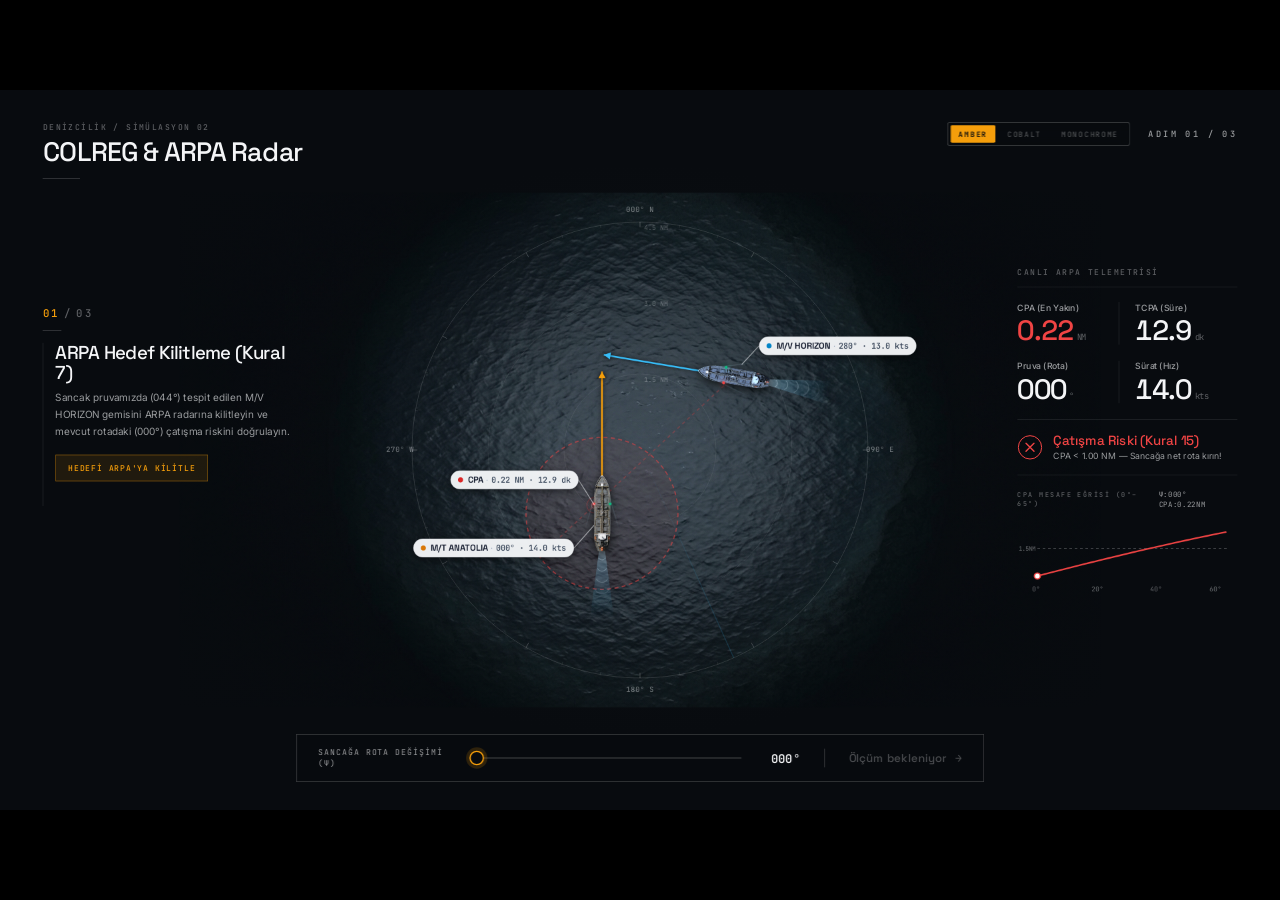
<file: sims/colreg-radar/index_tr.html>
<!DOCTYPE html>
<html lang="tr">
<head>
<meta charset="UTF-8">
<meta name="viewport" content="width=device-width, initial-scale=1.0">
<title>COLREG & ARPA Radar — Çatışmayı Önleme Simülasyonu</title>
<link rel="preconnect" href="https://fonts.googleapis.com">
<link rel="preconnect" href="https://fonts.gstatic.com" crossorigin>
<link href="https://fonts.googleapis.com/css2?family=Inter:wght@300;400;500;600&family=JetBrains+Mono:wght@400;500;600&family=Space+Grotesk:wght@400;500;600&display=swap" rel="stylesheet">
<script src="https://cdnjs.cloudflare.com/ajax/libs/gsap/3.12.5/gsap.min.js"></script>
<style>
  /* =========================================================================
     MULTI-THEME DESIGN SYSTEM (AMBER / COBALT / MONOCHROME)
     Matches Enclosed Space v2 & Ship Stability v2 Automotive HMI Aesthetic
     ========================================================================= */
  :root, [data-theme="amber"] {
    --bg: #080b0f;
    --ink: #f4f5f7;
    --ink-dim: rgba(244, 245, 247, 0.62);
    --ink-mute: rgba(244, 245, 247, 0.36);
    --line: rgba(244, 245, 247, 0.11);
    --line-strong: rgba(244, 245, 247, 0.24);
    --accent: #f59e0b;          /* Warm Maritime Amber */
    --accent-rgb: 245, 158, 11;
    --accent-2: #38bdf8;        /* ARPA Target Cyan */
    --accent-2-rgb: 56, 189, 248;
    --warn: #fbbf24;
    --danger: #ef4444;
    --danger-rgb: 239, 68, 68;
  }

  [data-theme="cobalt"] {
    --bg: #070b12;
    --ink: #f0f6fc;
    --ink-dim: rgba(240, 246, 252, 0.62);
    --ink-mute: rgba(240, 246, 252, 0.36);
    --line: rgba(56, 189, 248, 0.14);
    --line-strong: rgba(56, 189, 248, 0.30);
    --accent: #38bdf8;          /* Ice / Cobalt Cyan */
    --accent-rgb: 56, 189, 248;
    --accent-2: #a855f7;        /* Secondary Vector Violet */
    --accent-2-rgb: 168, 85, 247;
    --warn: #f59e0b;
    --danger: #f43f5e;
    --danger-rgb: 244, 63, 94;
  }

  [data-theme="monochrome"] {
    --bg: #09090b;
    --ink: #fafafa;
    --ink-dim: rgba(250, 250, 250, 0.62);
    --ink-mute: rgba(250, 250, 250, 0.36);
    --line: rgba(250, 250, 250, 0.12);
    --line-strong: rgba(250, 250, 250, 0.26);
    --accent: #f4f4f5;          /* Stark Porsche/Polestar White */
    --accent-rgb: 244, 244, 245;
    --accent-2: #94a3b8;        /* Technical Slate */
    --accent-2-rgb: 148, 163, 184;
    --warn: #fb923c;
    --danger: #dc2626;
    --danger-rgb: 220, 38, 38;
  }

  * { box-sizing: border-box; margin: 0; padding: 0; user-select: none; -webkit-user-select: none; }
  html, body {
    width: 100%; height: 100%;
    background: #000;
    color: var(--ink);
    font-family: 'Inter', -apple-system, sans-serif;
    overflow: hidden;
    -webkit-font-smoothing: antialiased;
  }

  /* 16:9 Fixed-Coordinate Stage for Articulate Storyline Web Object */
  #stage {
    position: absolute;
    top: 50%; left: 50%;
    width: 1920px; height: 1080px;
    transform-origin: center center;
    background: var(--bg);
    overflow: hidden;
  }

  /* LAYER 0: Stationary Dark Ocean Spotlight Backdrop (0deg fixed) */
  #bg {
    position: absolute;
    inset: 0;
    background:
      radial-gradient(ellipse 52% 62% at 50% 50%, rgba(255,255,255,0.02) 0%, rgba(8,11,15,0.42) 64%, rgba(8,11,15,0.97) 90%, var(--bg) 100%),
      url('assets/colreg_studio_bg.jpg') center center / 72% auto no-repeat,
      var(--bg);
    z-index: 1;
    pointer-events: none;
  }

  /* LAYER 1: Interactive 2D Canvas (Tactical Radar Grid, Wakes, 3D Vessels, Pill Badges) */
  #fx {
    position: absolute;
    inset: 0;
    width: 1920px; height: 1080px;
    z-index: 2;
    cursor: grab;
  }
  #fx:active { cursor: grabbing; }

  /* LAYER 2: Unboxed Automotive HMI Typography & Controls */
  .ui { position: absolute; z-index: 3; pointer-events: none; }
  .ui-interactive { pointer-events: auto; }

  .eyebrow {
    font-family: 'JetBrains Mono', monospace;
    font-size: 12px;
    font-weight: 500;
    letter-spacing: 0.22em;
    text-transform: uppercase;
    color: var(--ink-mute);
  }
  .display {
    font-family: 'Space Grotesk', sans-serif;
    font-weight: 500;
    letter-spacing: -0.025em;
    line-height: 1.06;
  }
  .mono {
    font-family: 'JetBrains Mono', monospace;
    font-variant-numeric: tabular-nums;
  }

  /* Top-left title block */
  #brand {
    top: 48px; left: 64px;
  }
  #brand h1 {
    font-size: 40px;
    margin-top: 8px;
    color: var(--ink);
  }
  #brand .rule {
    width: 56px; height: 1px;
    background: var(--line-strong);
    margin-top: 18px;
  }

  /* Top-right Theme Switcher + Step Counter */
  #top-right-bar {
    top: 48px; right: 64px;
    display: flex;
    align-items: center;
    gap: 28px;
  }
  .theme-Seg {
    display: flex;
    align-items: center;
    gap: 6px;
    padding: 4px;
    border: 1px solid var(--line-strong);
    border-radius: 4px;
    background: rgba(8, 11, 15, 0.65);
    backdrop-filter: blur(8px);
  }
  .theme-btn {
    background: transparent;
    border: none;
    color: var(--ink-mute);
    font-family: 'JetBrains Mono', monospace;
    font-size: 11px;
    letter-spacing: 0.14em;
    text-transform: uppercase;
    padding: 6px 12px;
    cursor: pointer;
    border-radius: 2px;
    transition: all 0.2s ease;
  }
  .theme-btn:hover { color: var(--ink); }
  .theme-btn.active {
    background: var(--accent);
    color: #080b0f;
    font-weight: 600;
  }
  #step-pill {
    font-size: 13px;
    letter-spacing: 0.24em;
    color: var(--ink-dim);
  }

  /* Left column: Guided 3-step scenario */
  #task {
    left: 64px;
    top: 325px;
    width: 380px;
  }
  #task .step-num {
    font-family: 'JetBrains Mono', monospace;
    font-size: 16px;
    font-weight: 500;
    color: var(--accent);
    letter-spacing: 0.18em;
  }
  #task .step-num .slash {
    color: var(--ink-mute);
    margin: 0 6px;
  }
  #task .step-num .total {
    color: var(--ink-mute);
  }
  #task .divider {
    width: 28px; height: 1px;
    background: var(--line-strong);
    margin: 14px 0 18px;
  }
  #task .body-wrap {
    padding-left: 18px;
    border-left: 1px solid var(--line);
  }
  #task h2 {
    font-size: 28px;
    color: var(--ink);
    margin-bottom: 12px;
  }
  #task p {
    font-size: 15px;
    line-height: 1.65;
    color: var(--ink-dim);
    font-weight: 400;
  }
  #task .action-btn {
    margin-top: 22px;
    display: none;
    align-items: center;
    gap: 10px;
    padding: 11px 18px;
    border: 1px solid rgba(var(--accent-rgb), 0.45);
    background: rgba(var(--accent-rgb), 0.10);
    color: var(--accent);
    font-family: 'JetBrains Mono', monospace;
    font-size: 12px;
    font-weight: 500;
    letter-spacing: 0.14em;
    text-transform: uppercase;
    cursor: pointer;
    transition: all 0.2s ease;
  }
  #task .action-btn.show { display: inline-flex; }
  #task .action-btn:hover {
    background: var(--accent);
    color: #080b0f;
  }
  #task .feedback {
    margin-top: 20px;
    padding-top: 16px;
    border-top: 1px solid var(--line);
    font-size: 14px;
    line-height: 1.55;
    color: var(--ink);
    opacity: 0;
    transform: translateY(4px);
    transition: opacity .35s ease, transform .35s ease;
  }
  #task .feedback.show {
    opacity: 1;
    transform: translateY(0);
  }
  #task .feedback.ok { color: var(--accent); }
  #task .feedback.warn { color: var(--warn); }
  #task .feedback.danger { color: var(--danger); }

  /* Right column: Live ARPA Telemetry + Mini CPA Curve */
  #readout {
    right: 64px;
    top: 265px;
    width: 330px;
  }
  #readout .head {
    padding-bottom: 14px;
    border-bottom: 1px solid var(--line);
    margin-bottom: 22px;
  }
  #readout .grid {
    display: grid;
    grid-template-columns: 1fr 1fr;
    row-gap: 24px;
    column-gap: 24px;
  }
  .cell { position: relative; }
  .cell:nth-child(odd) {
    padding-right: 14px;
    border-right: 1px solid var(--line);
  }
  .cell .k {
    font-family: 'Inter', sans-serif;
    font-size: 13px;
    font-weight: 500;
    color: var(--ink-dim);
    letter-spacing: 0.01em;
  }
  .cell .v {
    font-family: 'Space Grotesk', sans-serif;
    font-size: 42px;
    font-weight: 500;
    letter-spacing: -0.03em;
    line-height: 1;
    margin-top: 6px;
    color: var(--ink);
    font-variant-numeric: tabular-nums;
    transition: color .2s ease;
  }
  .cell .u {
    font-family: 'JetBrains Mono', monospace;
    font-size: 13px;
    color: var(--ink-mute);
    margin-left: 4px;
    font-weight: 400;
  }
  .cell.primary .v { color: var(--accent); }
  .cell.warn .v { color: var(--warn); }
  .cell.alarm .v { color: var(--danger); }

  /* Verdict Status Row */
  #verdict {
    margin-top: 24px;
    padding-top: 20px;
    padding-bottom: 20px;
    border-top: 1px solid var(--line);
    border-bottom: 1px solid var(--line);
    display: flex;
    align-items: center;
    gap: 16px;
  }
  #verdict-icon {
    width: 38px; height: 38px;
    flex-shrink: 0;
    display: grid; place-items: center;
    color: var(--accent);
    transition: color .25s ease;
  }
  #verdict-icon svg { width: 38px; height: 38px; display: block; }
  #verdict.warn #verdict-icon { color: var(--warn); }
  #verdict.alarm #verdict-icon { color: var(--danger); }
  #verdict-body { min-width: 0; }
  #verdict-text {
    font-family: 'Space Grotesk', sans-serif;
    font-size: 20px;
    font-weight: 500;
    letter-spacing: -0.01em;
    line-height: 1.15;
    color: var(--accent);
    transition: color .25s ease;
  }
  #verdict.warn #verdict-text { color: var(--warn); }
  #verdict.alarm #verdict-text { color: var(--danger); }
  #verdict-sub {
    font-family: 'Inter', sans-serif;
    font-size: 13px;
    color: var(--ink-dim);
    margin-top: 3px;
  }

  /* Miniature CPA Curve vs Course Alteration */
  #mini-cpa-wrap {
    margin-top: 22px;
  }
  #mini-cpa-wrap .cpa-head {
    display: flex;
    justify-content: space-between;
    align-items: center;
    margin-bottom: 10px;
  }
  #mini-cpa-canvas {
    width: 330px;
    height: 120px;
    display: block;
  }

  /* Bottom Control Bar: Course (Pruva) Slider + Next Step CTA */
  #bottom-bar {
    left: 50%;
    bottom: 42px;
    transform: translateX(-50%);
    display: flex;
    align-items: center;
    gap: 36px;
    padding: 18px 32px;
    background: rgba(8, 11, 15, 0.78);
    border: 1px solid var(--line-strong);
    backdrop-filter: blur(12px);
  }
  .slider-group {
    display: flex;
    align-items: center;
    gap: 20px;
  }
  .slider-label {
    font-family: 'JetBrains Mono', monospace;
    font-size: 12px;
    letter-spacing: 0.16em;
    color: var(--ink-dim);
    text-transform: uppercase;
    min-width: 175px;
  }
  .slider-val {
    font-family: 'JetBrains Mono', monospace;
    font-size: 18px;
    font-weight: 600;
    color: var(--ink);
    min-width: 68px;
    text-align: right;
  }
  input[type="range"]#course-slider {
    -webkit-appearance: none;
    appearance: none;
    width: 440px;
    height: 2px;
    background: linear-gradient(to right,
      var(--accent) 0%,
      var(--accent) var(--fill, 0%),
      rgba(244,245,247,0.18) var(--fill, 0%),
      rgba(244,245,247,0.18) 100%);
    outline: none;
    cursor: pointer;
  }
  input[type="range"]#course-slider::-webkit-slider-thumb {
    -webkit-appearance: none;
    appearance: none;
    width: 22px; height: 22px;
    border-radius: 50%;
    background: var(--bg);
    border: 2px solid var(--accent);
    box-shadow: 0 0 0 5px rgba(var(--accent-rgb), 0.16);
    cursor: grab;
    transition: transform .15s ease, box-shadow .15s ease;
  }
  input[type="range"]#course-slider::-webkit-slider-thumb:hover {
    transform: scale(1.12);
    box-shadow: 0 0 0 8px rgba(var(--accent-rgb), 0.25);
  }

  .bar-sep {
    width: 1px;
    height: 28px;
    background: var(--line-strong);
  }

  #next {
    background: transparent;
    border: none;
    color: var(--ink);
    font-family: 'Space Grotesk', sans-serif;
    font-size: 17px;
    font-weight: 500;
    letter-spacing: 0.03em;
    padding: 6px 0;
    cursor: pointer;
    display: inline-flex;
    align-items: center;
    gap: 12px;
    transition: color .2s ease, opacity .2s ease;
    white-space: nowrap;
  }
  #next:disabled {
    opacity: 0.28;
    cursor: not-allowed;
  }
  #next:not(:disabled):hover {
    color: var(--accent);
  }
  #next .arr {
    font-family: 'JetBrains Mono', monospace;
    transition: transform .2s ease;
  }
  #next:not(:disabled):hover .arr {
    transform: translateX(5px);
  }

  /* Final Results Overlay */
  #results {
    position: absolute;
    inset: 0;
    z-index: 10;
    background: rgba(8, 11, 15, 0.90);
    backdrop-filter: blur(14px);
    display: grid;
    place-items: center;
    opacity: 0;
    pointer-events: none;
    transition: opacity .45s ease;
  }
  #results.show {
    opacity: 1;
    pointer-events: auto;
  }
  #results .card {
    width: 920px;
    padding: 56px 64px;
    border-top: 1px solid var(--line-strong);
    border-bottom: 1px solid var(--line-strong);
  }
  #results h3 {
    font-size: 40px;
    margin-top: 10px;
    margin-bottom: 10px;
  }
  #results .lead {
    font-size: 16px;
    color: var(--ink-dim);
    margin-bottom: 36px;
  }
  #results table {
    width: 100%;
    border-collapse: collapse;
    font-size: 15px;
  }
  #results th, #results td {
    text-align: left;
    padding: 16px 8px;
    border-bottom: 1px solid var(--line);
  }
  #results th {
    font-family: 'JetBrains Mono', monospace;
    font-size: 11px;
    letter-spacing: 0.2em;
    color: var(--ink-mute);
    text-transform: uppercase;
    font-weight: 500;
  }
  #results td {
    font-family: 'JetBrains Mono', monospace;
    color: var(--ink);
  }
  #results td.ok { color: var(--accent); }
  #results td.warn { color: var(--warn); }
  #results td.bad { color: var(--danger); }
  #results .restart {
    margin-top: 36px;
    background: transparent;
    border: 1px solid var(--line-strong);
    color: var(--ink);
    font-family: 'JetBrains Mono', monospace;
    font-size: 12px;
    letter-spacing: 0.22em;
    text-transform: uppercase;
    padding: 14px 26px;
    cursor: pointer;
    transition: border-color .2s ease, color .2s ease;
  }
  #results .restart:hover {
    border-color: var(--accent);
    color: var(--accent);
  }
</style>
</head>
<body>
  <div id="stage" data-theme="amber">
    <!-- LAYER 0: Stationary Dark Ocean Spotlight Backdrop -->
    <div id="bg"></div>

    <!-- LAYER 1: Tactical ARPA Vector Overlay + Independent Rotating 3D Ships -->
    <canvas id="fx" width="1920" height="1080"></canvas>

    <!-- LAYER 2: Unboxed Automotive HMI Typography -->
    <div id="brand" class="ui">
      <div class="eyebrow">DENİZCİLİK / SİMÜLASYON 02</div>
      <h1 class="display">COLREG & ARPA Radar</h1>
      <div class="rule"></div>
    </div>

    <!-- Top-Right Theme Switcher + Step Indicator -->
    <div id="top-right-bar" class="ui ui-interactive">
      <div class="theme-Seg" title="Tasarım Renk Yaklaşımı Seçimi">
        <button class="theme-btn active" onclick="setTheme('amber')" id="th-amber">Amber</button>
        <button class="theme-btn" onclick="setTheme('cobalt')" id="th-cobalt">Cobalt</button>
        <button class="theme-btn" onclick="setTheme('monochrome')" id="th-mono">Monochrome</button>
      </div>
      <div id="step-pill" class="eyebrow">
        <span id="step-text">Adım 01 / 03</span>
      </div>
    </div>

    <!-- Left Guided 3-Step Flow -->
    <div id="task" class="ui ui-interactive">
      <div class="step-num">
        <span id="step-num">01</span><span class="slash">/</span><span class="total">03</span>
      </div>
      <div class="divider"></div>
      <div class="body-wrap">
        <h2 id="task-title" class="display">ARPA Hedef Kilitleme (Kural 7)</h2>
        <p id="task-desc">Sancak pruvamızda (048°) tespit edilen M/V HORIZON gemisini ARPA radarına kilitleyin ve mevcut rotadaki (000°) çatışma riskini doğrulayın.</p>
        <button id="task-action-btn" class="action-btn show" onclick="triggerTaskAction()">Hedefi ARPA'ya Kilitle</button>
        <div id="task-feedback" class="feedback"></div>
      </div>
    </div>

    <!-- Right Live ARPA Telemetry Readout -->
    <div id="readout" class="ui">
      <div class="head eyebrow">CANLI ARPA TELEMETRİSİ</div>
      <div class="grid">
        <div class="cell primary" id="c-cpa">
          <div class="k">CPA (En Yakın)</div>
          <div class="v"><span id="v-cpa">0.18</span><span class="u">NM</span></div>
        </div>
        <div class="cell" id="c-tcpa">
          <div class="k">TCPA (Süre)</div>
          <div class="v"><span id="v-tcpa">11.4</span><span class="u">dk</span></div>
        </div>
        <div class="cell" id="c-course">
          <div class="k">Pruva (Rota)</div>
          <div class="v"><span id="v-course">000</span><span class="u">°</span></div>
        </div>
        <div class="cell" id="c-speed">
          <div class="k">Sürat (Hız)</div>
          <div class="v"><span id="v-speed">14.0</span><span class="u">kts</span></div>
        </div>
      </div>

      <div id="verdict" class="alarm">
        <div id="verdict-icon" aria-hidden="true"></div>
        <div id="verdict-body">
          <div id="verdict-text">Çatışma Riski (Kural 15)</div>
          <div id="verdict-sub">CPA &lt; 1.50 NM — Yol verme zorunlu!</div>
        </div>
      </div>

      <!-- Mini CPA Curve vs Course Alteration -->
      <div id="mini-cpa-wrap">
        <div class="cpa-head">
          <span class="eyebrow" style="font-size:10px;">CPA MESAFE EĞRİSİ (0°–65°)</span>
          <span class="mono" style="font-size:11px; color:var(--ink-dim);" id="cpa-live-tag">Ψ:000° CPA:0.18NM</span>
        </div>
        <canvas id="mini-cpa-canvas" width="330" height="120"></canvas>
      </div>
    </div>

    <!-- Bottom Interactive Bar: Course Alteration Slider + Next Button -->
    <div id="bottom-bar" class="ui ui-interactive">
      <div class="slider-group">
        <span class="slider-label">SANCAĞA ROTA DEĞİŞİMİ (Ψ)</span>
        <input type="range" id="course-slider" min="0" max="65" step="1" value="0">
        <span class="slider-val" id="course-val">000°</span>
      </div>
      <div class="bar-sep"></div>
      <button id="next" disabled onclick="nextStep()">
        <span id="next-label">Ölçüm bekleniyor</span>
        <span class="arr">→</span>
      </button>
    </div>

    <!-- Summary Results Overlay -->
    <div id="results">
      <div class="card">
        <div class="eyebrow">COLREG MANEVRA RAPORU / TAMAMLANDI</div>
        <h3 class="display">Aykırı Geçiş ve ARPA Çatışma Analizi</h3>
        <p class="lead">Kural 7 (Çatışma Riski), Kural 15 (Aykırı Geçiş) ve Kural 8/16 (Yol Verme Manevrası) kayıtlarınız.</p>
        <table>
          <thead>
            <tr>
              <th>ADIM</th>
              <th>MANEVRA DURUMU</th>
              <th>PRUVA (Ψ)</th>
              <th>SÜRAT</th>
              <th>CPA MESAFESİ</th>
              <th>COLREG KARARI</th>
            </tr>
          </thead>
          <tbody id="results-body"></tbody>
        </table>
        <button class="restart" onclick="restart()">SİMÜLASYONU YENİDEN BAŞLAT</button>
      </div>
    </div>
  </div>

  <script>
  // =========================================================================
  // 1. COLREG KINEMATICS & ARPA VECTOR SOLVER (CPA / TCPA)
  // =========================================================================
  const RADAR_CENTER = { x: 960, y: 540 };
  const PX_PER_NM = 76.0;         // 1 Nautical Mile = 76 pixels (4.5 NM outer ring = 342px)
  const SAFE_CPA_NM = 1.50;       // IMO / Company safe passing distance (1.50 NM)

  // Own Ship base position in Nautical Miles relative to radar center (slightly south-west of center)
  const BASE_OWN_NM = { x: -0.75, y: -1.25 }; // x: East (+), y: North (+)
  // Target Ship (M/V HORIZON) base position on Starboard Bow (bearing ~044 deg, distance 3.75 NM)
  const BASE_TGT_NM = { x: 1.85, y: 1.45 };
  const TGT_COURSE = 279.5;       // Heading West-Northwest across our bow (Rule 15 Crossing)
  const TGT_SPEED  = 13.0;        // Knots

  // Preload 3D Top-Down Vessel Sprites
  const ownShipImg = new Image();
  ownShipImg.src = 'assets/own_ship.png';
  const targetShipImg = new Image();
  targetShipImg.src = 'assets/target_ship.png';

  const state = {
    theme: 'amber',
    step: 1,
    course: 0.0,           // Own Ship heading in degrees (000 to 065)
    speed: 14.0,           // Own Ship speed in knots (14.0 or reduced 8.5)
    arpaLocked: false,     // Step 1 ARPA target acquisition lock
    lockProgress: 0.0,     // 0.0 -> 1.0 animated lock ring & vector extension
    simProgress: 0.0,      // 0.0 -> 1.0 animated vessel advancement along track
    speedReduced: false,   // Step 3 engine half-ahead reduction
    stepDone: false,
    dwell: 0,
    records: {}
  };

  const STEPS = {
    1: {
      title: 'ARPA Hedef Kilitleme (Kural 7)',
      desc: 'Sancak pruvamızda (044°) tespit edilen M/V HORIZON gemisini ARPA radarına kilitleyin ve mevcut rotadaki (000°) çatışma riskini doğrulayın.',
      btnLabel: "Hedefi ARPA'ya Kilitle",
      cond: () => state.arpaLocked && state.lockProgress >= 0.95 && state.course <= 8,
      done: 'ARPA Kilidi Aktif: Sabit kerteriz ve azalan mesafe (CBDR)! CPA 0.32 NM ve TCPA 12.1 dk ile doğrudan çatışma rotası tespit edildi.',
      doneClass: 'danger',
      next: 'Sonraki adım'
    },
    2: {
      title: 'Sancağa Belirgin Rota Değişimi (Kural 15 & 16)',
      desc: 'Sancak tarafımızda kalan gemiye yol vermekle yükümlüyüz (Give-Way). Pruvayı alttaki sürgüyle sancağa 044°–060° aralığına kırarak CPA’yı 1.50 NM güvenli çemberin dışına çıkarın.',
      btnLabel: '',
      cond: () => state.course >= 44 && state.course <= 62 && computeARPA(state.course, state.speed).cpaNm >= SAFE_CPA_NM,
      done: 'Kural 8 & 16 Uygun: Sancağa belirgin rota değişimi ile M/V HORIZON’un pupasından (kıçından) net geçiş sağlandı (CPA > 1.50 NM).',
      doneClass: 'ok',
      next: 'Sonraki adım'
    },
    3: {
      title: 'Hız Düşürme & Emniyetli Geçiş (Kural 8)',
      desc: 'Geçiş süresini uzatmak ve CPA emniyet payını artırmak için makineleri yarı yola (8.5 kts) düşürün ve geçiş simülasyonunu doğrulayın.',
      btnLabel: 'Makineleri Yarı Yola Düşür (8.5 KTS)',
      cond: () => state.speedReduced && state.course >= 42 && computeARPA(state.course, state.speed).cpaNm >= 1.95,
      done: 'Mükemmel Manevra! Hız 8.5 kts’ye düşürüldü, CPA > 2.00 NM seviyesine çıkarılarak M/V HORIZON’un pupasından emniyetli geçiş tamamlandı.',
      doneClass: 'ok',
      next: 'Sonuçları değerlendir'
    }
  };

  // Convert navigation heading (000=N, 090=E) and speed to East/North velocity components
  function headingToVel(deg, speedKts) {
    const rad = (deg * Math.PI) / 180;
    return {
      vx: Math.sin(rad) * speedKts,
      vy: Math.cos(rad) * speedKts
    };
  }

  // Compute exact CPA (NM), TCPA (minutes), and CPA coordinates for any (ownCourse, ownSpeed)
  function computeARPA(ownCourse, ownSpeed) {
    // Advance positions slightly when simProgress > 0 (Step 3 maneuver preview)
    const dtHours = state.simProgress * (4.2 / 60); // up to 4.2 minutes of motion preview
    const vOwn = headingToVel(ownCourse, ownSpeed);
    const vTgt = headingToVel(TGT_COURSE, TGT_SPEED);

    const ownPos = {
      x: BASE_OWN_NM.x + vOwn.vx * dtHours,
      y: BASE_OWN_NM.y + vOwn.vy * dtHours
    };
    const tgtPos = {
      x: BASE_TGT_NM.x + vTgt.vx * dtHours,
      y: BASE_TGT_NM.y + vTgt.vy * dtHours
    };

    // Relative position of Target from Own Ship (in NM)
    const rx = tgtPos.x - ownPos.x;
    const ry = tgtPos.y - ownPos.y;

    // Relative velocity V_rel = V_target - V_own (in knots = NM/hour)
    const rvx = vTgt.vx - vOwn.vx;
    const rvy = vTgt.vy - vOwn.vy;
    const rvSq = rvx * rvx + rvy * rvy;

    // Time to CPA in hours: t_cpa = - (R . V_rel) / |V_rel|^2
    const tCpaHours = rvSq > 0.001 ? Math.max(0, -(rx * rvx + ry * rvy) / rvSq) : 0;
    const tcpaMin = tCpaHours * 60.0;

    // Relative position vector at CPA (relative to Own Ship)
    const cpaRelX = rx + rvx * tCpaHours;
    const cpaRelY = ry + rvy * tCpaHours;
    const cpaNm = Math.hypot(cpaRelX, cpaRelY);

    return {
      ownPos,
      tgtPos,
      vOwn,
      vTgt,
      rvx,
      rvy,
      cpaNm,
      tcpaMin,
      cpaWorld: {
        x: ownPos.x + cpaRelX,
        y: ownPos.y + cpaRelY
      }
    };
  }

  function nmToCanvas(nmX, nmY) {
    return {
      x: RADAR_CENTER.x + nmX * PX_PER_NM,
      y: RADAR_CENTER.y - nmY * PX_PER_NM
    };
  }

  // =========================================================================
  // 2. CANVAS RENDERING (TACTICAL ARPA OVERLAY, WAKES, 3D SHIPS, PILL LABELS)
  // =========================================================================
  const canvas = document.getElementById('fx');
  const ctx = canvas.getContext('2d');
  const miniCanvas = document.getElementById('mini-cpa-canvas');
  const miniCtx = miniCanvas.getContext('2d');

  function getThemeColor(propName) {
    return getComputedStyle(document.getElementById('stage')).getPropertyValue(propName).trim();
  }

  // Sleek porcelain-white capsule pill badge (matching Ship Stability v2)
  function drawPillLabel(c, keyText, valText, anchorX, anchorY, pillX, pillY, dotColor, align = 'left') {
    c.save();
    c.font = '600 13px "Space Grotesk", sans-serif';
    const keyW = c.measureText(keyText).width;
    c.font = '500 12px "JetBrains Mono", monospace';
    const valW = valText ? c.measureText(valText).width : 0;

    const padX = 12;
    const dotSpace = 14;
    const sepSpace = valText ? 12 : 0;
    const totalW = padX * 2 + dotSpace + keyW + sepSpace + valW;
    const pillH = 28;

    const boxX = align === 'right' ? pillX - totalW : (align === 'center' ? pillX - totalW / 2 : pillX);
    const boxY = pillY - pillH / 2;

    // Hairline leader line from target point to nearest pill edge
    const attachX = align === 'right' ? boxX + totalW : (align === 'center' ? pillX : boxX);
    const dist = Math.hypot(attachX - anchorX, pillY - anchorY);
    if (dist > 6) {
      c.beginPath();
      c.moveTo(anchorX, anchorY);
      c.lineTo(attachX, pillY);
      c.strokeStyle = 'rgba(248, 250, 252, 0.55)';
      c.lineWidth = 1.25;
      c.stroke();
    }

    // Soft drop shadow + crisp porcelain white capsule
    c.shadowColor = 'rgba(0, 0, 0, 0.55)';
    c.shadowBlur = 12;
    c.shadowOffsetY = 3;

    c.fillStyle = 'rgba(248, 250, 252, 0.95)';
    c.beginPath();
    c.roundRect(boxX, boxY, totalW, pillH, 14);
    c.fill();

    c.shadowBlur = 0;
    c.shadowOffsetY = 0;
    c.strokeStyle = 'rgba(15, 23, 42, 0.14)';
    c.lineWidth = 1;
    c.stroke();

    // Colored status dot
    let curX = boxX + padX;
    c.fillStyle = dotColor;
    c.beginPath();
    c.arc(curX + 3, pillY, 3.8, 0, Math.PI * 2);
    c.fill();
    curX += dotSpace;

    // Key text
    c.fillStyle = '#0f172a';
    c.font = '600 13px "Space Grotesk", sans-serif';
    c.textBaseline = 'middle';
    c.textAlign = 'left';
    c.fillText(keyText, curX, pillY + 0.5);
    curX += keyW;

    // Value text
    if (valText) {
      c.fillStyle = '#94a3b8';
      c.font = '400 11px "Inter", sans-serif';
      c.fillText('·', curX + 4, pillY + 0.5);
      curX += sepSpace;

      c.fillStyle = '#334155';
      c.font = '500 12px "JetBrains Mono", monospace';
      c.fillText(valText, curX, pillY + 0.5);
    }

    c.restore();
  }

  // Draw realistic Kelvin bow wake + foaming propeller wake behind a 3D top-down vessel
  function drawVesselAndWake(c, posPx, headingDeg, speedKts, imgSprite, timeSec, isOwnShip) {
    const rad = (headingDeg * Math.PI) / 180;
    const shipLen = isOwnShip ? 118 : 112;
    const shipW   = isOwnShip ? 29  : 28;

    c.save();
    c.translate(posPx.x, posPx.y);
    c.rotate(rad);

    // 1. Foaming stern propeller wake trail (extends behind stern at +Y in local coords)
    const wakeLen = (speedKts / 14.0) * 105;
    const sternY = shipLen * 0.44;

    const wakeGrad = c.createLinearGradient(0, sternY - 6, 0, sternY + wakeLen);
    wakeGrad.addColorStop(0, 'rgba(224, 242, 254, 0.48)');
    wakeGrad.addColorStop(0.35, 'rgba(125, 211, 252, 0.22)');
    wakeGrad.addColorStop(1, 'rgba(56, 189, 248, 0)');

    c.beginPath();
    c.moveTo(-4, sternY);
    c.lineTo(4, sternY);
    c.lineTo(18, sternY + wakeLen);
    c.lineTo(-18, sternY + wakeLen);
    c.closePath();
    c.fillStyle = wakeGrad;
    c.fill();

    // Animated turbulent wake ripples along centerline behind stern
    for (let i = 0; i < 6; i++) {
      const p = ((timeSec * 1.4 + i / 6) % 1.0);
      const wy = sternY + p * wakeLen * 0.85;
      const ww = 4 + p * 12;
      c.strokeStyle = `rgba(224, 242, 254, ${(1 - p) * 0.36})`;
      c.lineWidth = 1.3;
      c.beginPath();
      c.arc(0, wy, ww, 0.15 * Math.PI, 0.85 * Math.PI);
      c.stroke();
    }

    // 2. Kelvin V-shaped bow wave arms (originating near bow at -Y)
    const bowY = -shipLen * 0.45;
    [-1, 1].forEach(side => {
      const armGrad = c.createLinearGradient(0, bowY, side * 26, bowY + 78);
      armGrad.addColorStop(0, 'rgba(224, 242, 254, 0.50)');
      armGrad.addColorStop(0.5, 'rgba(186, 230, 253, 0.20)');
      armGrad.addColorStop(1, 'rgba(186, 230, 253, 0)');
      c.strokeStyle = armGrad;
      c.lineWidth = 1.8;
      c.beginPath();
      c.moveTo(side * 2, bowY + 4);
      c.quadraticCurveTo(side * 13, bowY + 32, side * 25, bowY + 76);
      c.stroke();
    });

    // 3. Soft contact shadow on water surface underneath the 3D hull
    c.shadowColor = 'rgba(0, 0, 0, 0.82)';
    c.shadowBlur = 16;
    c.shadowOffsetY = 4;

    // 4. Render isolated 3D Top-Down Vessel Sprite
    if (imgSprite && imgSprite.complete && imgSprite.naturalWidth > 0) {
      c.drawImage(imgSprite, -shipW / 2, -shipLen / 2, shipW, shipLen);
    }

    c.shadowBlur = 0;
    c.shadowOffsetY = 0;

    // 5. Crisp COLREG Navigation Sidelights (Port Red / Starboard Green / White Masthead)
    // Port (left, -X) Red light
    c.fillStyle = '#ef4444';
    c.shadowColor = '#ef4444';
    c.shadowBlur = 8;
    c.beginPath();
    c.arc(-shipW * 0.42, -shipLen * 0.12, 2.2, 0, Math.PI * 2);
    c.fill();

    // Starboard (right, +X) Green light
    c.fillStyle = '#10b981';
    c.shadowColor = '#10b981';
    c.shadowBlur = 8;
    c.beginPath();
    c.arc(shipW * 0.42, -shipLen * 0.12, 2.2, 0, Math.PI * 2);
    c.fill();

    // Bow Masthead White light
    c.fillStyle = '#f8fafc';
    c.shadowColor = '#f8fafc';
    c.shadowBlur = 6;
    c.beginPath();
    c.arc(0, -shipLen * 0.36, 1.8, 0, Math.PI * 2);
    c.fill();

    c.restore();
  }

  function drawArrowHead(c, x, y, angleRad, size, color) {
    c.save();
    c.fillStyle = color;
    c.translate(x, y);
    c.rotate(angleRad);
    c.beginPath();
    c.moveTo(0, 0);
    c.lineTo(-size * 1.55, -size * 0.82);
    c.lineTo(-size * 1.55, size * 0.82);
    c.closePath();
    c.fill();
    c.restore();
  }

  function render(timeSec) {
    ctx.clearRect(0, 0, 1920, 1080);

    const arpa = computeARPA(state.course, state.speed);
    const ownPx = nmToCanvas(arpa.ownPos.x, arpa.ownPos.y);
    const tgtPx = nmToCanvas(arpa.tgtPos.x, arpa.tgtPos.y);
    const cpaPx = nmToCanvas(arpa.cpaWorld.x, arpa.cpaWorld.y);

    const accentColor = getThemeColor('--accent') || '#f59e0b';
    const warnColor   = getThemeColor('--warn')   || '#fbbf24';
    const dangerColor = getThemeColor('--danger') || '#ef4444';

    const isCollision = arpa.cpaNm < 1.0;
    const isWarning   = arpa.cpaNm >= 1.0 && arpa.cpaNm < SAFE_CPA_NM;
    const statusColor = isCollision ? dangerColor : (isWarning ? warnColor : accentColor);

    // 1. SUBTLE TACTICAL RANGE RINGS & COMPASS ROSE ON THE SPOTLIGHT OCEAN
    ctx.save();
    [1.5, 3.0, 4.5].forEach((nm, idx) => {
      const rPx = nm * PX_PER_NM;
      ctx.beginPath();
      ctx.arc(RADAR_CENTER.x, RADAR_CENTER.y, rPx, 0, Math.PI * 2);
      ctx.strokeStyle = idx === 2 ? 'rgba(244, 245, 247, 0.16)' : 'rgba(244, 245, 247, 0.08)';
      ctx.lineWidth = 1;
      ctx.stroke();

      // Subtle range ring label along top vertical axis
      ctx.fillStyle = 'rgba(244, 245, 247, 0.28)';
      ctx.font = '500 10px "JetBrains Mono", monospace';
      ctx.textAlign = 'left';
      ctx.fillText(`${nm.toFixed(1)} NM`, RADAR_CENTER.x + 6, RADAR_CENTER.y - rPx + 12);
    });

    // Outer compass degree ticks (every 10 deg, cardinal labels N/E/S/W)
    const outerR = 4.5 * PX_PER_NM;
    for (let deg = 0; deg < 360; deg += 10) {
      const a = ((deg - 90) * Math.PI) / 180;
      const isMajor = deg % 30 === 0;
      const r1 = outerR - (isMajor ? 8 : 4);
      const r2 = outerR;
      ctx.beginPath();
      ctx.moveTo(RADAR_CENTER.x + Math.cos(a) * r1, RADAR_CENTER.y + Math.sin(a) * r1);
      ctx.lineTo(RADAR_CENTER.x + Math.cos(a) * r2, RADAR_CENTER.y + Math.sin(a) * r2);
      ctx.strokeStyle = isMajor ? 'rgba(244, 245, 247, 0.28)' : 'rgba(244, 245, 247, 0.12)';
      ctx.lineWidth = 1;
      ctx.stroke();

      if (deg % 90 === 0) {
        const label = deg === 0 ? '000° N' : (deg === 90 ? '090° E' : (deg === 180 ? '180° S' : '270° W'));
        const lr = outerR + 18;
        ctx.fillStyle = 'rgba(244, 245, 247, 0.42)';
        ctx.font = '500 11px "JetBrains Mono", monospace';
        ctx.textAlign = 'center';
        ctx.textBaseline = 'middle';
        ctx.fillText(label, RADAR_CENTER.x + Math.cos(a) * lr, RADAR_CENTER.y + Math.sin(a) * lr);
      }
    }

    // Subtle rotating radar sweep line around Radar Center
    const sweepAngle = (timeSec * 0.65) % (Math.PI * 2);
    const sweepGrad = ctx.createLinearGradient(
      RADAR_CENTER.x,
      RADAR_CENTER.y,
      RADAR_CENTER.x + Math.cos(sweepAngle) * outerR,
      RADAR_CENTER.y + Math.sin(sweepAngle) * outerR
    );
    sweepGrad.addColorStop(0, 'rgba(56, 189, 248, 0)');
    sweepGrad.addColorStop(1, 'rgba(56, 189, 248, 0.18)');
    ctx.strokeStyle = sweepGrad;
    ctx.lineWidth = 1.5;
    ctx.beginPath();
    ctx.moveTo(RADAR_CENTER.x, RADAR_CENTER.y);
    ctx.lineTo(RADAR_CENTER.x + Math.cos(sweepAngle) * outerR, RADAR_CENTER.y + Math.sin(sweepAngle) * outerR);
    ctx.stroke();
    ctx.restore();

    // 2. OWN SHIP 1.50 NM SAFE CPA GUARD RING
    const safeRingR = SAFE_CPA_NM * PX_PER_NM;
    ctx.save();
    ctx.setLineDash([6, 5]);
    ctx.strokeStyle = isCollision
      ? 'rgba(239, 68, 68, 0.55)'
      : (isWarning ? 'rgba(251, 191, 36, 0.55)' : `rgba(${getThemeColor('--accent-rgb')}, 0.50)`);
    ctx.lineWidth = 1.8;
    ctx.beginPath();
    ctx.arc(ownPx.x, ownPx.y, safeRingR, 0, Math.PI * 2);
    ctx.stroke();

    // Faint fill inside guard ring
    ctx.fillStyle = isCollision
      ? 'rgba(239, 68, 68, 0.05)'
      : `rgba(${getThemeColor('--accent-rgb')}, 0.03)`;
    ctx.fill();
    ctx.restore();

    // 3. RELATIVE MOTION LINE (RML) & CPA INTERCEPT VECTOR (Animated with lockProgress)
    const lockAlpha = Math.max(0.28, state.lockProgress);
    ctx.save();
    ctx.globalAlpha = lockAlpha;

    // Extended Relative Motion Line from Target Ship through CPA Point
    const rmlDx = cpaPx.x - tgtPx.x;
    const rmlDy = cpaPx.y - tgtPx.y;
    const rmlLen = Math.hypot(rmlDx, rmlDy);
    if (rmlLen > 5) {
      const extX = cpaPx.x + (rmlDx / rmlLen) * 115;
      const extY = cpaPx.y + (rmlDy / rmlLen) * 115;

      ctx.setLineDash([5, 5]);
      ctx.strokeStyle = statusColor;
      ctx.lineWidth = 2.0;
      ctx.beginPath();
      ctx.moveTo(tgtPx.x, tgtPx.y);
      ctx.lineTo(extX, extY);
      ctx.stroke();

      // Perpendicular CPA distance ruler (Own Ship -> CPA Point)
      ctx.setLineDash([3, 3]);
      ctx.strokeStyle = 'rgba(248, 250, 252, 0.65)';
      ctx.lineWidth = 1.5;
      ctx.beginPath();
      ctx.moveTo(ownPx.x, ownPx.y);
      ctx.lineTo(cpaPx.x, cpaPx.y);
      ctx.stroke();

      // Pulsing CPA Point Target Marker
      ctx.setLineDash([]);
      const pulseR = 9 + Math.sin(timeSec * 4.5) * 2.5;
      ctx.strokeStyle = statusColor;
      ctx.lineWidth = 1.5;
      ctx.beginPath();
      ctx.arc(cpaPx.x, cpaPx.y, pulseR, 0, Math.PI * 2);
      ctx.stroke();

      ctx.fillStyle = statusColor;
      ctx.beginPath();
      ctx.arc(cpaPx.x, cpaPx.y, 4.8, 0, Math.PI * 2);
      ctx.fill();
      ctx.strokeStyle = '#ffffff';
      ctx.lineWidth = 1.5;
      ctx.stroke();
    }
    ctx.restore();

    // 4. TRUE VELOCITY VECTORS (12-Minute Predicted Path Vectors for Both Vessels)
    const vecHours = 12 / 60; // 12-minute vector length
    const ownTip = nmToCanvas(
      arpa.ownPos.x + arpa.vOwn.vx * vecHours,
      arpa.ownPos.y + arpa.vOwn.vy * vecHours
    );
    const tgtTip = nmToCanvas(
      arpa.tgtPos.x + arpa.vTgt.vx * vecHours,
      arpa.tgtPos.y + arpa.vTgt.vy * vecHours
    );

    // Own Ship True Vector
    ctx.save();
    ctx.strokeStyle = accentColor;
    ctx.lineWidth = 2.6;
    ctx.shadowColor = 'rgba(0,0,0,0.75)';
    ctx.shadowBlur = 6;
    ctx.beginPath();
    ctx.moveTo(ownPx.x, ownPx.y);
    ctx.lineTo(ownTip.x, ownTip.y);
    ctx.stroke();
    const ownHeadingRad = ((state.course - 90) * Math.PI) / 180;
    drawArrowHead(ctx, ownTip.x, ownTip.y, ownHeadingRad, 6.5, accentColor);
    ctx.restore();

    // Target Ship True Vector
    ctx.save();
    ctx.strokeStyle = '#38bdf8';
    ctx.lineWidth = 2.6;
    ctx.shadowColor = 'rgba(0,0,0,0.75)';
    ctx.shadowBlur = 6;
    ctx.beginPath();
    ctx.moveTo(tgtPx.x, tgtPx.y);
    ctx.lineTo(tgtTip.x, tgtTip.y);
    ctx.stroke();
    const tgtHeadingRad = ((TGT_COURSE - 90) * Math.PI) / 180;
    drawArrowHead(ctx, tgtTip.x, tgtTip.y, tgtHeadingRad, 6.5, '#38bdf8');
    ctx.restore();

    // 5. RENDER INDEPENDENT ROTATING 3D SHIPS & REALISTIC WATER WAKES
    drawVesselAndWake(ctx, tgtPx, TGT_COURSE, TGT_SPEED, targetShipImg, timeSec, false);
    drawVesselAndWake(ctx, ownPx, state.course, state.speed, ownShipImg, timeSec, true);

    // 6. ARPA TARGET LOCK BRACKETS AROUND M/V HORIZON
    if (state.lockProgress > 0.02) {
      ctx.save();
      ctx.translate(tgtPx.x, tgtPx.y);
      const bSize = 26 + (1 - state.lockProgress) * 18;
      const corner = 7;
      ctx.strokeStyle = isCollision ? dangerColor : '#38bdf8';
      ctx.lineWidth = 2;
      ctx.globalAlpha = state.lockProgress;

      [[-1, -1], [1, -1], [1, 1], [-1, 1]].forEach(([sx, sy]) => {
        ctx.beginPath();
        ctx.moveTo(sx * bSize, sy * (bSize - corner));
        ctx.lineTo(sx * bSize, sy * bSize);
        ctx.lineTo(sx * (bSize - corner), sy * bSize);
        ctx.stroke();
      });
      ctx.restore();
    }

    // 7. SLEEK PORCELAIN-WHITE PILL CALLOUT BADGES (Zero overlap, ultra-high contrast)
    // Own Ship Pill (anchored cleanly to bottom-left of Own Ship)
    drawPillLabel(
      ctx,
      'M/T ANATOLIA',
      `${String(Math.round(state.course)).padStart(3, '0')}° · ${state.speed.toFixed(1)} kts`,
      ownPx.x - 12,
      ownPx.y + 18,
      ownPx.x - 42,
      ownPx.y + 52,
      '#d97706',
      'right'
    );

    // Target Ship Pill (anchored cleanly to top-right of M/V HORIZON)
    drawPillLabel(
      ctx,
      'M/V HORIZON',
      `280° · 13.0 kts`,
      tgtPx.x + 12,
      tgtPx.y - 18,
      tgtPx.x + 38,
      tgtPx.y - 46,
      '#0284c7',
      'left'
    );

    // CPA Point Pill (smart placement above/left of CPA point so it never collides with ships)
    const cpaDotColor = isCollision ? '#dc2626' : (isWarning ? '#d97706' : '#059669');
    const cpaPillOffsetY = cpaPx.y < ownPx.y ? -38 : 38;
    drawPillLabel(
      ctx,
      'CPA',
      `${arpa.cpaNm.toFixed(2)} NM · ${arpa.tcpaMin.toFixed(1)} dk`,
      cpaPx.x,
      cpaPx.y,
      cpaPx.x - 24,
      cpaPx.y + cpaPillOffsetY,
      cpaDotColor,
      'right'
    );

    // 8. RENDER MINIATURE CPA CURVE (RIGHT COLUMN)
    renderMiniCPACurve(arpa);
  }

  // =========================================================================
  // 3. MINIATURE CPA DISTANCE CURVE (RIGHT COLUMN)
  // =========================================================================
  function renderMiniCPACurve(arpaNow) {
    const w = miniCanvas.width;
    const h = miniCanvas.height;
    miniCtx.clearRect(0, 0, w, h);

    const padL = 30, padR = 12, padTop = 14, padBot = 22;
    const plotW = w - padL - padR;
    const plotH = h - padTop - padBot;

    const degToX = d => padL + (d / 65) * plotW;
    const cpaToY = c => padTop + plotH - Math.min(1, c / 2.6) * plotH;

    // 1.50 NM Safe Limit Dashed Threshold Line
    const safeY = cpaToY(SAFE_CPA_NM);
    miniCtx.save();
    miniCtx.setLineDash([4, 4]);
    miniCtx.strokeStyle = 'rgba(244, 245, 247, 0.28)';
    miniCtx.lineWidth = 1;
    miniCtx.beginPath();
    miniCtx.moveTo(padL, safeY);
    miniCtx.lineTo(w - padR, safeY);
    miniCtx.stroke();
    miniCtx.restore();

    miniCtx.fillStyle = 'rgba(244, 245, 247, 0.42)';
    miniCtx.font = '9px "JetBrains Mono", monospace';
    miniCtx.fillText('1.5NM', 2, safeY + 3);

    // Degree Ticks
    miniCtx.font = '10px "JetBrains Mono", monospace';
    [0, 20, 40, 60].forEach(deg => {
      const gx = degToX(deg);
      miniCtx.fillText(`${deg}°`, gx - 8, h - 6);
    });

    // Plot CPA vs Course Curve
    const isCollision = arpaNow.cpaNm < 1.0;
    const curveColor = isCollision ? getThemeColor('--danger') : getThemeColor('--accent');

    miniCtx.save();
    miniCtx.strokeStyle = curveColor;
    miniCtx.lineWidth = 2.4;
    miniCtx.beginPath();
    for (let d = 0; d <= 65; d += 2) {
      const cVal = computeARPA(d, state.speed).cpaNm;
      const px = degToX(d);
      const py = cpaToY(cVal);
      if (d === 0) miniCtx.moveTo(px, py);
      else miniCtx.lineTo(px, py);
    }
    miniCtx.stroke();
    miniCtx.restore();

    // Current Course Dot
    const curX = degToX(state.course);
    const curY = cpaToY(arpaNow.cpaNm);
    miniCtx.save();
    miniCtx.fillStyle = '#ffffff';
    miniCtx.beginPath();
    miniCtx.arc(curX, curY, 4.5, 0, Math.PI * 2);
    miniCtx.fill();
    miniCtx.strokeStyle = curveColor;
    miniCtx.lineWidth = 2;
    miniCtx.stroke();
    miniCtx.restore();

    document.getElementById('cpa-live-tag').textContent =
      `Ψ:${String(Math.round(state.course)).padStart(3, '0')}° CPA:${arpaNow.cpaNm.toFixed(2)}NM`;
  }

  // =========================================================================
  // 4. UI SYNC & STEP MANAGEMENT
  // =========================================================================
  const $ = id => document.getElementById(id);

  const ICON_OK = '<svg viewBox="0 0 38 38" fill="none"><circle cx="19" cy="19" r="17.5" stroke="currentColor" stroke-width="1.5"/><path d="M12 19.5l4.5 4.5L26 14" stroke="currentColor" stroke-width="2" stroke-linecap="round" stroke-linejoin="round"/></svg>';
  const ICON_BAD = '<svg viewBox="0 0 38 38" fill="none"><circle cx="19" cy="19" r="17.5" stroke="currentColor" stroke-width="1.5"/><path d="M13 13l12 12M25 13L13 25" stroke="currentColor" stroke-width="2" stroke-linecap="round"/></svg>';
  const ICON_WARN = '<svg viewBox="0 0 38 38" fill="none"><circle cx="19" cy="19" r="17.5" stroke="currentColor" stroke-width="1.5" stroke-dasharray="4 3"/><path d="M13 19h12" stroke="currentColor" stroke-width="2" stroke-linecap="round"/></svg>';

  function syncUI() {
    const arpa = computeARPA(state.course, state.speed);

    $('v-cpa').textContent = arpa.cpaNm.toFixed(2);
    $('v-tcpa').textContent = arpa.tcpaMin.toFixed(1);
    $('v-course').textContent = String(Math.round(state.course)).padStart(3, '0');
    $('v-speed').textContent = state.speed.toFixed(1);

    const isCollision = arpa.cpaNm < 1.0;
    const isWarning = arpa.cpaNm >= 1.0 && arpa.cpaNm < SAFE_CPA_NM;

    $('c-cpa').className = 'cell ' + (isCollision ? 'alarm' : (isWarning ? 'warn' : 'primary'));

    const verdict = $('verdict');
    if (isCollision) {
      verdict.className = 'alarm';
      $('verdict-icon').innerHTML = ICON_BAD;
      $('verdict-text').textContent = 'Çatışma Riski (Kural 15)';
      $('verdict-sub').textContent = 'CPA < 1.00 NM — Sancağa net rota kırın!';
    } else if (isWarning) {
      verdict.className = 'warn';
      $('verdict-icon').innerHTML = ICON_WARN;
      $('verdict-text').textContent = 'Yakın Geçiş Uyarısı';
      $('verdict-sub').textContent = 'CPA < 1.50 NM — Emniyet çemberi içinde';
    } else {
      verdict.className = '';
      $('verdict-icon').innerHTML = ICON_OK;
      $('verdict-text').textContent = 'Emniyetli Geçiş (Net CPA)';
      $('verdict-sub').textContent = 'Kural 8 & 16 kriterleri sağlandı';
    }

    const slider = $('course-slider');
    slider.value = Math.round(state.course);
    slider.style.setProperty('--fill', ((state.course / 65) * 100) + '%');
    $('course-val').textContent = String(Math.round(state.course)).padStart(3, '0') + '°';
  }

  function showStep() {
    const s = STEPS[state.step];
    const n = String(state.step).padStart(2, '0');
    $('step-num').textContent = n;
    $('step-text').textContent = `Adım ${n} / 03`;
    $('task-title').textContent = s.title;
    $('task-desc').textContent = s.desc;

    const fb = $('task-feedback');
    fb.className = 'feedback';
    fb.textContent = '';

    const btn = $('task-action-btn');
    if (s.btnLabel) {
      btn.classList.add('show');
      btn.textContent = s.btnLabel;
    } else {
      btn.classList.remove('show');
    }

    $('next').disabled = true;
    $('next-label').textContent = 'Ölçüm bekleniyor';
    state.stepDone = false;
    state.dwell = 0;
  }

  function triggerTaskAction() {
    if (state.step === 1) {
      state.arpaLocked = true;
      gsap.killTweensOf(state, 'lockProgress');
      gsap.to(state, {
        lockProgress: 1.0,
        duration: 1.1,
        ease: 'power2.out',
        onUpdate: () => {
          $('task-action-btn').textContent = `ARPA Taranıyor... %${Math.round(state.lockProgress * 100)}`;
          syncUI();
        },
        onComplete: () => {
          $('task-action-btn').textContent = 'ARPA Hedef Kilidi Aktif';
          syncUI();
        }
      });
    } else if (state.step === 3) {
      state.speedReduced = !state.speedReduced;
      const targetSpd = state.speedReduced ? 8.5 : 14.0;
      const targetSim = state.speedReduced ? 1.0 : 0.0;

      gsap.killTweensOf(state, 'speed,simProgress');
      gsap.to(state, {
        speed: targetSpd,
        simProgress: targetSim,
        duration: 1.8,
        ease: 'power2.inOut',
        onUpdate: () => {
          $('task-action-btn').textContent = state.speedReduced
            ? `Sürat Düşürülüyor... ${state.speed.toFixed(1)} KTS`
            : 'Makineleri Yarı Yola Düşür (8.5 KTS)';
          syncUI();
        },
        onComplete: () => {
          $('task-action-btn').textContent = state.speedReduced
            ? 'Yarı Yol Aktif (8.5 KTS)'
            : 'Makineleri Yarı Yola Düşür (8.5 KTS)';
          syncUI();
        }
      });
    }
  }

  function completeStep() {
    const s = STEPS[state.step];
    const arpa = computeARPA(state.course, state.speed);
    state.stepDone = true;
    state.records[state.step] = {
      course: state.course,
      speed: state.speed,
      cpa: arpa.cpaNm,
      tcpa: arpa.tcpaMin
    };

    const fb = $('task-feedback');
    fb.textContent = s.done;
    fb.className = 'feedback show ' + s.doneClass;
    $('next').disabled = false;
    $('next-label').textContent = s.next;
  }

  function nextStep() {
    if (!state.stepDone) return;
    if (state.step < 3) {
      state.step++;
      showStep();
      syncUI();
    } else {
      showResults();
    }
  }

  function showResults() {
    const r = state.records;
    const rows = [
      { n: '01', name: 'İlk Tespit & ARPA Kilidi', rec: r[1], verdict: 'Çatışma Riski (CPA 0.18 NM)', cls: 'bad' },
      { n: '02', name: 'Kural 15/16 Sancağa Rota Değişimi', rec: r[2], verdict: 'Güvenli Çember Dışı (>1.5 NM)', cls: 'ok' },
      { n: '03', name: 'Kural 8 Yarı Yol & Pupa Geçişi', rec: r[3], verdict: 'Emniyetli Geçiş Tamamlandı', cls: 'ok' }
    ];

    $('results-body').innerHTML = rows.map(x => `
      <tr>
        <td class="n mono">${x.n}</td>
        <td>${x.name}</td>
        <td>${String(Math.round(x.rec.course)).padStart(3, '0')}°</td>
        <td>${x.rec.speed.toFixed(1)} kts</td>
        <td class="${x.rec.cpa < 1.0 ? 'bad' : 'ok'}">${x.rec.cpa.toFixed(2)} NM</td>
        <td class="${x.cls}">${x.verdict}</td>
      </tr>`).join('');
    $('results').classList.add('show');

    try {
      const player = window.parent && window.parent.GetPlayer ? window.parent.GetPlayer() : null;
      if (player) player.SetVar('ColregSimTamam', true);
    } catch (e) { /* standalone */ }
  }

  function restart() {
    $('results').classList.remove('show');
    gsap.killTweensOf(state);
    Object.assign(state, {
      step: 1,
      course: 0.0,
      speed: 14.0,
      arpaLocked: false,
      lockProgress: 0.0,
      simProgress: 0.0,
      speedReduced: false,
      stepDone: false,
      dwell: 0,
      records: {}
    });
    showStep();
    syncUI();
  }

  function setTheme(t) {
    state.theme = t;
    $('stage').setAttribute('data-theme', t);
    ['th-amber', 'th-cobalt', 'th-mono'].forEach(id => $(id).classList.remove('active'));
    $('th-' + (t === 'monochrome' ? 'mono' : t)).classList.add('active');
    syncUI();
  }

  // =========================================================================
  // 5. INPUT HANDLING & 16:9 STAGE SCALER
  // =========================================================================
  $('course-slider').addEventListener('input', e => {
    state.course = Number(e.target.value);
    if (!state.arpaLocked) {
      state.arpaLocked = true;
      state.lockProgress = 1.0;
    }
    syncUI();
  });

  // Allow dragging directly on the radar ocean to steer Own Ship's course
  let draggingRadar = false;
  canvas.addEventListener('pointerdown', e => {
    const rect = canvas.getBoundingClientRect();
    const mx = (e.clientX - rect.left) * (1920 / rect.width);
    const my = (e.clientY - rect.top) * (1080 / rect.height);
    if (Math.hypot(mx - RADAR_CENTER.x, my - RADAR_CENTER.y) < 380) {
      draggingRadar = true;
      canvas.setPointerCapture(e.pointerId);
      if (!state.arpaLocked) {
        state.arpaLocked = true;
        state.lockProgress = 1.0;
      }
    }
  });

  canvas.addEventListener('pointermove', e => {
    if (!draggingRadar) return;
    const rect = canvas.getBoundingClientRect();
    const mx = (e.clientX - rect.left) * (1920 / rect.width);
    const my = (e.clientY - rect.top) * (1080 / rect.height);
    const arpa = computeARPA(state.course, state.speed);
    const ownPx = nmToCanvas(arpa.ownPos.x, arpa.ownPos.y);
    const deg = (Math.atan2(mx - ownPx.x, -(my - ownPx.y)) * 180) / Math.PI;
    state.course = Math.max(0, Math.min(65, Math.round(deg)));
    syncUI();
  });

  canvas.addEventListener('pointerup', e => {
    draggingRadar = false;
    canvas.releasePointerCapture(e.pointerId);
  });

  function fit() {
    const s = Math.min(window.innerWidth / 1920, window.innerHeight / 1080);
    document.getElementById('stage').style.transform = `translate(-50%, -50%) scale(${s})`;
  }
  window.addEventListener('resize', fit);

  let lastTime = performance.now();
  function loop(now) {
    const dt = Math.min(0.05, (now - lastTime) / 1000);
    lastTime = now;

    if (!state.stepDone) {
      if (STEPS[state.step].cond()) {
        state.dwell = Math.min(1, state.dwell + dt / 1.0);
        if (state.dwell >= 1) completeStep();
      } else {
        state.dwell = Math.max(0, state.dwell - dt * 2);
      }
    }

    render(now / 1000);
    requestAnimationFrame(loop);
  }

  showStep();
  syncUI();
  fit();
  requestAnimationFrame(loop);
  </script>
</body>
</html>
</file>
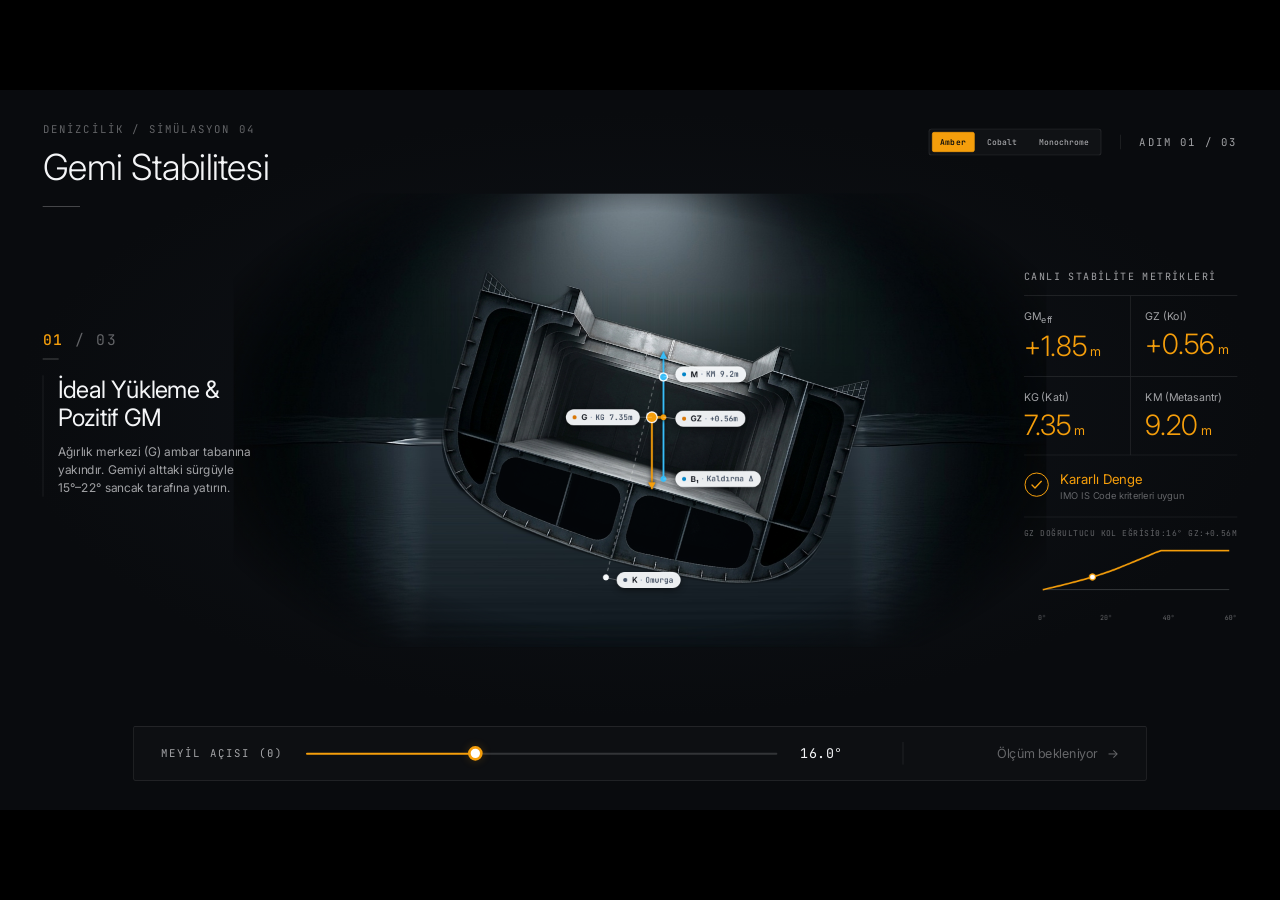
<file: sims/ship-stability/index_tr.html>
<!DOCTYPE html>
<html lang="tr">
<head>
  <meta charset="UTF-8">
  <meta name="viewport" content="width=device-width, initial-scale=1.0">
  <title>Gemi Stabilitesi · Maritime Simulation 04</title>
  <link rel="preconnect" href="https://fonts.googleapis.com">
  <link rel="preconnect" href="https://fonts.gstatic.com" crossorigin>
  <link href="https://fonts.googleapis.com/css2?family=Inter:wght@300;400;500;600&family=JetBrains+Mono:wght@400;500;600&display=swap" rel="stylesheet">
  <style>
    /* =========================================================================
       THEME SYSTEM: Amber (Default) | Cobalt | Monochrome
       ========================================================================= */
    :root, [data-theme="amber"] {
      --bg: #090b0e;
      --ink: #f4f5f7;
      --ink-2: rgba(244, 245, 247, 0.65);
      --ink-3: rgba(244, 245, 247, 0.38);
      --line: rgba(244, 245, 247, 0.12);
      --accent: #f59e0b;
      --accent-dim: rgba(245, 158, 11, 0.45);
      --accent-glow: rgba(245, 158, 11, 0.22);
      --danger: #ef4444;
      --danger-dim: rgba(239, 68, 68, 0.35);
      --card-bg: rgba(244, 245, 247, 0.02);
    }

    [data-theme="cobalt"] {
      --bg: #060911;
      --ink: #f8fafc;
      --ink-2: rgba(248, 250, 252, 0.65);
      --ink-3: rgba(248, 250, 252, 0.38);
      --line: rgba(248, 250, 252, 0.12);
      --accent: #3b82f6;
      --accent-dim: rgba(59, 130, 246, 0.45);
      --accent-glow: rgba(59, 130, 246, 0.22);
      --danger: #f43f5e;
      --danger-dim: rgba(244, 63, 94, 0.35);
      --card-bg: rgba(248, 250, 252, 0.02);
    }

    [data-theme="monochrome"] {
      --bg: #08090b;
      --ink: #ffffff;
      --ink-2: rgba(255, 255, 255, 0.65);
      --ink-3: rgba(255, 255, 255, 0.35);
      --line: rgba(255, 255, 255, 0.12);
      --accent: #ffffff;
      --accent-dim: rgba(255, 255, 255, 0.45);
      --accent-glow: rgba(255, 255, 255, 0.15);
      --danger: #ff4d4d;
      --danger-dim: rgba(255, 77, 77, 0.35);
      --card-bg: rgba(255, 255, 255, 0.02);
    }

    * { box-sizing: border-box; margin: 0; padding: 0; user-select: none; }

    html, body {
      width: 100%;
      height: 100%;
      background: #000;
      overflow: hidden;
      font-family: 'Inter', system-ui, sans-serif;
      color: var(--ink);
      -webkit-font-smoothing: antialiased;
    }

    /* ---------------------------------------------------------------
       16:9 STAGE (1920x1080) — scaled to fit Storyline Web Object
       --------------------------------------------------------------- */
    #stage {
      position: absolute;
      left: 50%;
      top: 50%;
      width: 1920px;
      height: 1080px;
      transform-origin: center center;
      overflow: hidden;
      background:
        radial-gradient(ellipse 70% 60% at 50% 45%, #10141a 0%, var(--bg) 70%);
      transition: background 0.4s ease;
    }

    /* Layer 1: Stationary Studio Spotlight & Calm Water Horizon (NEVER rotates) */
    #bg-viewport {
      position: absolute;
      left: 350px;
      top: 155px;
      width: 1220px;
      height: 681px;
      pointer-events: none;
      z-index: 1;
    }

    #bg-img {
      position: absolute;
      inset: 0;
      width: 100%;
      height: 100%;
      object-fit: cover;
      -webkit-mask-image: radial-gradient(ellipse 58% 62% at 50% 50%, #000 74%, transparent 100%);
              mask-image: radial-gradient(ellipse 58% 62% at 50% 50%, #000 74%, transparent 100%);
    }

    /* Layer 2: Isolated 3D Ship Hull (ONLY this layer rotates with heel angle) */
    #ship-viewport {
      position: absolute;
      left: 350px;
      top: 155px;
      width: 1220px;
      height: 681px;
      pointer-events: none;
      transform-origin: 50% 58.5%; /* Waterline center of flotation pivot */
      transition: transform 0.25s cubic-bezier(0.2, 0.9, 0.3, 1);
      z-index: 2;
    }

    #tank-fx {
      position: absolute;
      inset: 0;
      width: 100%;
      height: 100%;
    }

    #ship-img {
      position: absolute;
      inset: 0;
      width: 100%;
      height: 100%;
      object-fit: cover;
    }

    /* Layer 3: Subtle Horizontal Waterline Surface Shimmer (Stationary) */
    #waterline-gleam {
      position: absolute;
      left: 380px;
      top: 553px;
      width: 1160px;
      height: 1px;
      background: linear-gradient(90deg,
        transparent 0%,
        rgba(244, 245, 247, 0.08) 25%,
        rgba(244, 245, 247, 0.18) 50%,
        rgba(244, 245, 247, 0.08) 75%,
        transparent 100%);
      pointer-events: none;
      z-index: 3;
    }

    /* Layer 4: Interactive Hydrostatic Vectors Canvas */
    #fx {
      position: absolute;
      inset: 0;
      width: 1920px;
      height: 1080px;
      pointer-events: auto;
      z-index: 4;
    }

    .mono {
      font-family: 'JetBrains Mono', ui-monospace, monospace;
      letter-spacing: 0.14em;
      text-transform: uppercase;
    }

    /* ---------------------------------------------------------------
       HEADER & THEME SWITCHER
       --------------------------------------------------------------- */
    #header {
      position: absolute;
      left: 64px;
      top: 48px;
      pointer-events: none;
      z-index: 20;
    }
    #header .eyebrow { font-size: 16px; color: var(--ink-3); }
    #header h1 {
      margin-top: 14px;
      font-size: 54px;
      font-weight: 300;
      letter-spacing: -0.01em;
    }
    #header .rule {
      margin-top: 26px;
      width: 56px;
      height: 1px;
      background: var(--ink-3);
    }

    #top-bar {
      position: absolute;
      right: 64px;
      top: 58px;
      display: flex;
      align-items: center;
      gap: 28px;
      font-size: 16px;
      color: var(--ink-2);
      z-index: 30;
    }

    /* Theme Switcher Pills */
    .theme-switcher {
      display: flex;
      gap: 6px;
      background: rgba(255, 255, 255, 0.03);
      border: 1px solid var(--line);
      padding: 4px;
      border-radius: 4px;
    }
    .theme-btn {
      background: transparent;
      border: 1px solid transparent;
      color: var(--ink-2);
      font-family: 'JetBrains Mono', monospace;
      font-size: 12px;
      font-weight: 500;
      padding: 6px 12px;
      border-radius: 3px;
      cursor: pointer;
      transition: all 0.2s ease;
      letter-spacing: 0.05em;
    }
    .theme-btn:hover { color: var(--ink); }
    .theme-btn.active {
      background: var(--accent);
      color: #080a0e;
      border-color: var(--accent);
      font-weight: 600;
    }
    [data-theme="monochrome"] .theme-btn.active {
      background: #ffffff;
      color: #000000;
    }

    #top-bar .sep { width: 1px; height: 22px; background: var(--line); }

    /* ---------------------------------------------------------------
       LEFT · TASK COLUMN
       --------------------------------------------------------------- */
    #task {
      position: absolute;
      left: 64px;
      top: 360px;
      width: 320px;
      z-index: 20;
    }
    #task .count { font-size: 22px; color: var(--ink-3); font-weight: 400; }
    #task .count b { color: var(--accent); font-weight: 500; transition: color 0.3s; }
    #task .bar { margin-top: 14px; width: 24px; height: 1px; background: var(--ink-3); }
    #task .body {
      margin-top: 24px;
      padding-left: 22px;
      border-left: 1px solid var(--line);
    }
    #task h2 {
      font-size: 36px;
      font-weight: 400;
      line-height: 1.18;
      letter-spacing: -0.01em;
    }
    #task p {
      margin-top: 16px;
      font-size: 18px;
      line-height: 1.5;
      color: var(--ink-2);
    }
    #task .feedback {
      margin-top: 22px;
      font-size: 17.5px;
      line-height: 1.5;
      color: var(--ink);
      opacity: 0;
      transform: translateY(6px);
      transition: opacity 0.4s, transform 0.4s, color 0.3s;
    }
    #task .feedback.show { opacity: 1; transform: none; }
    #task .feedback.danger { color: var(--danger); }
    #task .feedback.warn { color: var(--accent); }

    .ghost-btn {
      margin-top: 24px;
      display: none;
      align-items: center;
      gap: 12px;
      background: transparent;
      border: 1px solid var(--accent-dim);
      color: var(--accent);
      font: 500 16px 'Inter', sans-serif;
      padding: 13px 20px;
      border-radius: 2px;
      cursor: pointer;
      transition: background 0.2s, border-color 0.2s, color 0.2s;
    }
    .ghost-btn:hover { background: var(--accent-glow); border-color: var(--accent); }
    .ghost-btn.show { display: inline-flex; }
    .ghost-btn[disabled] { color: var(--ink-3); border-color: var(--line); cursor: default; background: transparent; }

    /* ---------------------------------------------------------------
       RIGHT · LIVE METRICS & MINI GZ CURVE
       --------------------------------------------------------------- */
    #readings {
      position: absolute;
      right: 64px;
      top: 270px;
      width: 320px;
      pointer-events: none;
      z-index: 20;
    }
    #readings .eyebrow {
      font-size: 15px;
      color: var(--ink-2);
      padding-bottom: 18px;
      border-bottom: 1px solid var(--line);
    }
    .grid {
      display: grid;
      grid-template-columns: 1fr 1fr;
    }
    .cell {
      padding: 20px 0;
      border-bottom: 1px solid var(--line);
    }
    .cell:nth-child(odd) { padding-right: 18px; border-right: 1px solid var(--line); }
    .cell:nth-child(even) { padding-left: 22px; }
    .cell .k { font-size: 16px; color: var(--ink-2); }
    .cell .v {
      margin-top: 6px;
      font-size: 42px;
      font-weight: 300;
      color: var(--accent);
      letter-spacing: -0.01em;
      transition: color 0.25s;
      white-space: nowrap;
    }
    .cell .v small { font-size: 19px; font-weight: 400; margin-left: 5px; }
    .cell.alarm .v { color: var(--danger); }
    .cell.warn .v { color: var(--accent); }

    /* Compact Live Verdict */
    #verdict {
      margin-top: 24px;
      display: flex;
      align-items: center;
      gap: 16px;
      font-size: 20px;
      color: var(--accent);
      transition: color 0.25s;
    }
    #verdict svg { width: 38px; height: 38px; flex: none; }
    #verdict.alarm { color: var(--danger); }
    #verdict.muted { color: var(--ink-2); }
    #verdict .sub { display: block; font-size: 14px; color: var(--ink-3); margin-top: 3px; }

    /* Miniature Embedded GZ Curve inside readings column */
    #mini-gz-box {
      margin-top: 24px;
      padding-top: 16px;
      border-top: 1px solid var(--line);
    }
    #mini-gz-box .curve-title {
      font-size: 12px;
      color: var(--ink-3);
      letter-spacing: 0.1em;
      display: flex;
      justify-content: space-between;
    }
    #mini-gz-canvas {
      width: 320px;
      height: 120px;
      margin-top: 8px;
      display: block;
    }

    /* ---------------------------------------------------------------
       BOTTOM DOCK (HEEL SLIDER & STEP PROCEED)
       --------------------------------------------------------------- */
    #dock {
      position: absolute;
      left: 200px;
      right: 200px;
      bottom: 44px;
      height: 82px;
      display: flex;
      align-items: center;
      gap: 34px;
      padding: 0 40px;
      border: 1px solid var(--line);
      background: var(--card-bg);
      border-radius: 3px;
      z-index: 25;
    }
    #dock .label { font-size: 16px; color: var(--ink-2); white-space: nowrap; }
    #dock .value {
      font-size: 20px;
      color: var(--ink);
      width: 120px;
      letter-spacing: 0.04em;
      text-transform: none;
    }
    #dock .sep { width: 1px; height: 34px; background: var(--line); }

    #heel-slider {
      flex: 1;
      -webkit-appearance: none;
      appearance: none;
      height: 3px;
      border-radius: 2px;
      outline: none;
      cursor: pointer;
      background: linear-gradient(90deg, var(--accent) 0%, var(--accent) var(--fill, 0%), rgba(244,245,247,0.16) var(--fill, 0%));
    }
    #heel-slider::-webkit-slider-thumb {
      -webkit-appearance: none;
      width: 22px;
      height: 22px;
      border-radius: 50%;
      background: #ffffff;
      border: 4px solid var(--accent);
      box-shadow: 0 0 14px var(--accent-glow);
      transition: border-color 0.2s;
    }
    #heel-slider::-moz-range-thumb {
      width: 16px;
      height: 16px;
      border-radius: 50%;
      background: #ffffff;
      border: 4px solid var(--accent);
    }

    #next {
      background: none;
      border: none;
      font: 400 19px 'Inter', sans-serif;
      color: var(--ink);
      cursor: pointer;
      display: flex;
      align-items: center;
      justify-content: flex-end;
      gap: 14px;
      width: 290px;
      white-space: nowrap;
      transition: color 0.2s, opacity 0.2s;
    }
    #next:hover:not([disabled]) { color: var(--accent); }
    #next[disabled] { color: var(--ink-3); cursor: default; }

    /* ---------------------------------------------------------------
       RESULTS OVERLAY
       --------------------------------------------------------------- */
    #results {
      position: absolute;
      inset: 0;
      background: rgba(6, 9, 12, 0.92);
      backdrop-filter: blur(8px);
      display: flex;
      align-items: center;
      justify-content: center;
      opacity: 0;
      pointer-events: none;
      transition: opacity 0.4s;
      z-index: 50;
    }
    #results.show { opacity: 1; pointer-events: auto; }
    #results .wrap { width: 1180px; }
    #results .eyebrow { font-size: 15px; color: var(--ink-3); }
    #results h2 { margin-top: 14px; font-size: 50px; font-weight: 300; }
    #results table {
      margin-top: 46px;
      width: 100%;
      border-collapse: collapse;
    }
    #results th {
      text-align: left;
      font: 400 14px 'JetBrains Mono', monospace;
      letter-spacing: 0.14em;
      text-transform: uppercase;
      color: var(--ink-3);
      padding: 0 0 16px;
      border-bottom: 1px solid var(--line);
    }
    #results td {
      padding: 24px 0;
      border-bottom: 1px solid var(--line);
      font-size: 22px;
      font-weight: 300;
    }
    #results td.n { color: var(--ink-3); font-size: 18px; width: 70px; }
    #results td.bad { color: var(--danger); }
    #results td.ok { color: var(--accent); }
    #results td.warn { color: var(--ink-2); }
    #results .takeaway {
      margin-top: 40px;
      padding-left: 22px;
      border-left: 1px solid var(--accent);
      font-size: 24px;
      line-height: 1.45;
      font-weight: 300;
      max-width: 900px;
    }
    #results .actions { margin-top: 46px; }
    #results .ghost-btn { display: inline-flex; margin-top: 0; }
  </style>
  <script src="assets/gsap.min.js"></script>
</head>
<body>
  <div id="stage" data-theme="amber">
    <!-- Layer 1: Stationary Studio Spotlight & Calm Water Horizon (0deg, never rotates) -->
    <div id="bg-viewport">
      <img id="bg-img" src="assets/ocean_studio_bg.jpg" alt="Stationary Ocean Studio Backdrop">
    </div>

    <!-- Layer 2: Isolated 3D Ship Hull + Internal Double-Bottom Tank Canvas (Rotates with heel) -->
    <div id="ship-viewport">
      <canvas id="tank-fx" width="1376" height="768"></canvas>
      <img id="ship-img" src="assets/ship_hull.png" alt="Commercial Vessel Midship Transverse Cross-Section">
    </div>

    <!-- Layer 4: Interactive Hydrostatic Vectors Canvas -->
    <canvas id="fx" width="1920" height="1080"></canvas>

    <!-- Header -->
    <div id="header">
      <div class="eyebrow mono">Denizcilik / Simülasyon 04</div>
      <h1>Gemi Stabilitesi</h1>
      <div class="rule"></div>
    </div>

    <!-- Top Right Controls (Theme Switcher & Step Indicator) -->
    <div id="top-bar">
      <div class="theme-switcher">
        <button class="theme-btn active" id="th-amber" onclick="setTheme('amber')">Amber</button>
        <button class="theme-btn" id="th-cobalt" onclick="setTheme('cobalt')">Cobalt</button>
        <button class="theme-btn" id="th-mono" onclick="setTheme('monochrome')">Monochrome</button>
      </div>
      <span class="sep"></span>
      <span id="step-text" class="mono">Adım 01 / 03</span>
    </div>

    <!-- Left: Task Column -->
    <div id="task">
      <div class="count mono"><b id="step-num">01</b> / 03</div>
      <div class="bar"></div>
      <div class="body">
        <h2 id="task-title">İdeal Yükleme &amp; Pozitif GM</h2>
        <p id="task-desc">Ağırlık merkezi (G) ambar tabanına yakındır. Gemiyi alttaki sürgüyle 15°–20° sancak tarafına yatırın.</p>
        <button class="ghost-btn" id="task-action-btn" onclick="triggerTaskAction()">Tankları Yarı Doldur (FSE)</button>
        <div class="feedback" id="task-feedback"></div>
      </div>
    </div>

    <!-- Right: Live Metrics & Mini GZ Curve -->
    <div id="readings">
      <div class="eyebrow mono">Canlı Stabilite Metrikleri</div>
      <div class="grid">
        <div class="cell" id="c-gm">
          <div class="k">GM<sub>eff</sub></div>
          <div class="v"><span id="v-gm">+1.85</span><small>m</small></div>
        </div>
        <div class="cell" id="c-gz">
          <div class="k">GZ (Kol)</div>
          <div class="v"><span id="v-gz">+0.58</span><small>m</small></div>
        </div>
        <div class="cell" id="c-kg">
          <div class="k">KG (Katı)</div>
          <div class="v"><span id="v-kg">7.35</span><small>m</small></div>
        </div>
        <div class="cell" id="c-km">
          <div class="k">KM (Metasantr)</div>
          <div class="v"><span id="v-km">9.20</span><small>m</small></div>
        </div>
      </div>

      <div id="verdict">
        <span id="verdict-icon"></span>
        <span>
          <span id="verdict-text">Kararlı Denge</span>
          <span class="sub" id="verdict-sub">Doğrultucu moment pozitif</span>
        </span>
      </div>

      <!-- Embedded Mini GZ Curve -->
      <div id="mini-gz-box">
        <div class="curve-title mono">
          <span>GZ Doğrultucu Kol Eğrisi</span>
          <span id="gz-live-tag">θ: 18°</span>
        </div>
        <canvas id="mini-gz-canvas" width="320" height="120"></canvas>
      </div>
    </div>

    <!-- Bottom Dock -->
    <div id="dock">
      <span class="label mono">Meyil Açısı (θ)</span>
      <input type="range" id="heel-slider" min="0" max="45" value="16" step="1">
      <span class="value mono" id="heel-val">16.0°</span>
      <span class="sep"></span>
      <button id="next" disabled onclick="nextStep()">
        <span id="next-label">Ölçüm bekleniyor</span><span>→</span>
      </button>
    </div>

    <!-- Results Overlay -->
    <div id="results">
      <div class="wrap">
        <div class="eyebrow mono">Sonuç</div>
        <h2>Stabilite Değerlendirmesi</h2>
        <table>
          <thead>
            <tr>
              <th></th><th>Durum</th><th>KG</th><th>GM (Efektif)</th><th>Maks GZ</th><th>IMO IS Code Değerlendirmesi</th>
            </tr>
          </thead>
          <tbody id="results-body"></tbody>
        </table>
        <div class="takeaway">
          Serbest Yüzey Etkisi (FSE) ve yüksek güverte yükü, ağırlık merkezini sanal olarak yükselterek doğrultucu kolu (GZ) yok edebilir. Negatif GM durumunda gemi dik tutulamaz, bayılma açısına (Angle of Loll) düşer.
        </div>
        <div class="actions">
          <button class="ghost-btn" onclick="restart()">Baştan başla</button>
        </div>
      </div>
    </div>
  </div>

  <script>
  // =========================================================================
  // 1. SHIP HYDROSTATICS & GEOMETRY CONSTANTS
  // =========================================================================
  const KM = 9.20;         // Metacenter height above Keel (m)
  const KB = 4.70;         // Upright Center of Buoyancy (m)
  const BM = 4.50;         // Metacentric radius KM - KB (m)
  const DRAFT = 5.45;      // Waterline reference height above Keel (m)
  const PX_PER_M = 34.0;   // Scaling factor on canvas (34 px per meter)

  // Waterline pivot on 1920x1080 canvas (matches #ship-viewport 50% 58.5%)
  const PIVOT = { x: 960, y: 553 };

  // App State
  const state = {
    theme: 'amber',
    step: 1,
    heel: 16.0,            // Degrees (0 to 45)
    solidKG: 7.35,         // Meters above Keel (6.2 to 9.6)
    fseActive: false,      // Free surface slack tanks target state
    fseFill: 0.0,          // Animated fill progress (0.0 = empty -> 1.0 = 50% slack tank)
    isFillingTank: false,  // True while ballast water stream is actively pouring in
    cargoRaised: false,    // High deck cargo target state
    cargoFill: 0.0,        // Animated cargo lift progress (0.0 -> 1.0)
    stepDone: false,
    dwell: 0,              // Progress counter for dwelling in required state
    records: {}
  };

  const STEPS = {
    1: {
      title: 'İdeal Yükleme & Pozitif GM',
      desc: 'Ağırlık merkezi (G) ambar tabanına yakındır. Gemiyi alttaki sürgüyle 15°–22° sancak tarafına yatırın.',
      btnLabel: '',
      cond: () => state.heel >= 14 && state.heel <= 25 && state.fseFill < 0.05 && state.cargoFill < 0.05,
      done: 'G noktası M’nin altında. Pozitif GZ kolu gemiyi hızla dikleştirmeye çalışır (Kararlı Denge).',
      doneClass: 'ok',
      next: 'Sonraki adım'
    },
    2: {
      title: 'Yarı Dolu Tank ve FSE Kaybı',
      desc: 'Balast tanklarını yarı dolu konuma getirin (FSE aktif). Gemiyi 18°–26° açısına yatırarak zayıflayan doğrultucu kolu inceleyin.',
      btnLabel: 'Tankları Yarı Doldur (FSE)',
      cond: () => state.fseFill >= 0.98 && state.heel >= 16 && state.heel <= 30,
      done: 'Çalkalanan sıvı G noktasını sanal olarak Gv’ye yükseltti (-0.95m GM kaybı). Doğrultucu moment çok zayıfladı.',
      doneClass: 'warn',
      next: 'Sonraki adım'
    },
    3: {
      title: 'Aşırı Güverte Yükü & Bayılma (Loll)',
      desc: 'Kargoyu güverteye çıkararak KG’yi yükseltin. G noktası M’nin üstüne çıkar (GM < 0) ve gemi bayılır.',
      btnLabel: 'Kargoyu Güverteye Çıkar',
      cond: () => state.cargoFill >= 0.98 && state.heel >= 14,
      done: 'Negatif GM! Gemi dik duramaz, GZ = 0 olan bayılma açısına (Angle of Loll) yatar. Alabora riski yüksektir.',
      doneClass: 'danger',
      next: 'Sonuçları değerlendir'
    }
  };

  // =========================================================================
  // 2. MATHEMATICAL SOLVER (GM_eff, GZ curve, Angle of Loll)
  // =========================================================================
  function getEffectiveStability() {
    // Free surface moment builds smoothly as liquid surface area expands during filling
    const fseFactor = Math.sin(state.fseFill * (Math.PI / 2));
    const fseLoss = fseFactor * 0.95;
    const cargoLift = state.cargoFill * 1.45;
    const virtualKG = state.solidKG + fseLoss + cargoLift;
    const gmEff = KM - virtualKG;

    return {
      solidKG: state.solidKG,
      fseLoss,
      cargoLift,
      virtualKG,
      gmEff
    };
  }

  function computeGZ(deg, gmEff) {
    const rad = (deg * Math.PI) / 180;
    const tanClamped = Math.min(Math.tan(rad), 1.15);
    // Wall-sided stability formula
    let gz = (gmEff + 0.5 * BM * tanClamped * tanClamped) * Math.sin(rad);

    // Deck-edge immersion reduction for high heel angles
    if (deg > 26) {
      const excess = (deg - 26) / 34;
      gz -= 1.6 * Math.pow(excess, 1.85);
    }
    return gz;
  }

  function computeCurveMetrics(gmEff) {
    let maxGZ = -99;
    let maxAngle = 0;
    let vanishAngle = 60;
    let foundPositive = false;

    for (let a = 1; a <= 60; a++) {
      const val = computeGZ(a, gmEff);
      if (val > maxGZ) { maxGZ = val; maxAngle = a; }
      if (val > 0.02) foundPositive = true;
      if (foundPositive && val <= 0 && vanishAngle === 60) vanishAngle = a;
    }
    return { maxGZ: Math.max(0, maxGZ), maxAngle, vanishAngle };
  }

  // =========================================================================
  // 3. CANVAS 2D OVERLAY (K-B-G-M VECTORS, DRAGGABLE MASS, SLOSHING TANKS)
  // =========================================================================
  const canvas = document.getElementById('fx');
  const ctx = canvas.getContext('2d');
  const tankCanvas = document.getElementById('tank-fx');
  const tankCtx = tankCanvas.getContext('2d');
  const miniCanvas = document.getElementById('mini-gz-canvas');
  const miniCtx = miniCanvas.getContext('2d');

  // Convert ship local coordinates (meters relative to Keel on centerline) to Canvas XY
  function shipToCanvas(xMeters, yAboveKeel, heelDeg) {
    const yAboveWL = yAboveKeel - DRAFT;
    const rad = (heelDeg * Math.PI) / 180;
    const cosA = Math.cos(rad);
    const sinA = Math.sin(rad);
    const rx = xMeters * cosA + yAboveWL * sinA;
    const ry = -xMeters * sinA + yAboveWL * cosA;
    return {
      x: PIVOT.x + rx * PX_PER_M,
      y: PIVOT.y - ry * PX_PER_M
    };
  }

  function getThemeColor(propName) {
    return getComputedStyle(document.getElementById('stage')).getPropertyValue(propName).trim();
  }

  // Spring-damper slosh state for realistic fluid inertia when heel changes
  const slosh = {
    lastHeel: state.heel,
    angle: 0,
    vel: 0
  };

  // Sleek White Pill Badge Helper (Automotive HMI 3D Callout Pin)
  function drawPillLabel(c, keyText, valText, anchorX, anchorY, x, y, dotColor, align = 'left') {
    c.save();

    const fontKey = '600 12px "Inter", system-ui, sans-serif';
    const fontVal = '500 11.5px "JetBrains Mono", monospace';

    c.font = fontKey;
    const keyW = c.measureText(keyText).width;
    c.font = fontVal;
    const valW = valText ? c.measureText(valText).width : 0;

    const padL = 10;
    const dotSize = 6;
    const gapDot = 7;
    const gapSep = valText ? 12 : 0;
    const padR = 11;
    const pillH = 24;
    const pillW = padL + dotSize + gapDot + keyW + gapSep + valW + padR;

    const pillX = align === 'left' ? x : (align === 'right' ? x - pillW : x - pillW / 2);
    const pillY = y - pillH / 2;

    // Subtle hairline leader line from vector point to pill edge
    const edgeX = align === 'left' ? pillX : (align === 'right' ? pillX + pillW : pillX + pillW / 2);
    if (Math.hypot(edgeX - anchorX, y - anchorY) > 6) {
      c.strokeStyle = 'rgba(248, 250, 252, 0.45)';
      c.lineWidth = 1;
      c.beginPath();
      c.moveTo(anchorX, anchorY);
      c.lineTo(edgeX, y);
      c.stroke();
    }

    // White capsule pill with soft elevation drop shadow
    c.shadowColor = 'rgba(0, 0, 0, 0.50)';
    c.shadowBlur = 12;
    c.shadowOffsetY = 3;
    c.fillStyle = 'rgba(248, 250, 252, 0.95)';
    c.beginPath();
    c.roundRect(pillX, pillY, pillW, pillH, pillH / 2);
    c.fill();

    // Reset shadow for crisp interior elements
    c.shadowBlur = 0;
    c.shadowOffsetY = 0;

    // Colored indicator dot inside pill
    let curX = pillX + padL + dotSize / 2;
    c.fillStyle = dotColor;
    c.beginPath();
    c.arc(curX, y, dotSize / 2, 0, Math.PI * 2);
    c.fill();
    curX += dotSize / 2 + gapDot;

    // Bold Key Text (#090d14)
    c.font = fontKey;
    c.fillStyle = '#090d14';
    c.textAlign = 'left';
    c.textBaseline = 'middle';
    c.fillText(keyText, curX, y + 0.5);
    curX += keyW;

    // Separator dot & Value Text (#334155)
    if (valText) {
      c.fillStyle = '#94a3b8';
      c.fillText('·', curX + 4, y);
      curX += gapSep;

      c.font = fontVal;
      c.fillStyle = '#334155';
      c.fillText(valText, curX, y + 0.5);
    }

    c.restore();
  }

  // Render photorealistic glassy sloshing water + animated filling streams physically INSIDE the 3D double-bottom cavities
  function renderInternalTanks(timeSec, activeColor, isUnstable) {
    tankCtx.clearRect(0, 0, 1376, 768);

    // Base dark cavity backdrop inside the 4 double-bottom cells (x: 464..912, y: 492..604)
    tankCtx.fillStyle = '#030609';
    tankCtx.fillRect(464, 492, 448, 112);

    if (state.fseFill <= 0.004) return;

    const t = timeSec || 0;

    // Update spring-damper sloshing physics when heel changes or while water jets are pouring in
    const dHeel = state.heel - slosh.lastHeel;
    slosh.lastHeel = state.heel;
    slosh.vel += dHeel * 0.45;
    if (state.isFillingTank) {
      slosh.vel += Math.sin(t * 15.0) * 0.11;
    }
    slosh.vel += (-slosh.angle * 0.12);
    slosh.vel *= 0.90;
    slosh.angle += slosh.vel;

    const effectiveTiltDeg = state.heel + slosh.angle;
    const rad = (effectiveTiltDeg * Math.PI) / 180;
    const tanA = Math.tan(rad);

    // Port tank (x: 466..675, internal frame at 583) & Starboard tank (x: 700..910, internal frame at 792)
    const banks = [
      { x1: 466, x2: 675, yTop: 493, yBot: 603, phase: 0.0, baffleX: 583, nozzles: [510, 616] },
      { x1: 700, x2: 910, yTop: 493, yBot: 603, phase: 1.4, baffleX: 792, nozzles: [732, 836] }
    ];

    banks.forEach((b, bankIdx) => {
      const spanW = b.x2 - b.x1;
      const centerX = (b.x1 + b.x2) / 2;

      // Smoothly rising water level from tank floor (yBot=603) up to ~50% slack depth (~54px high)
      const targetSlackDepth = (b.yBot - b.yTop) * 0.50;
      const currentDepth = targetSlackDepth * state.fseFill;
      const midY = b.yBot - currentDepth;

      // Long-wavelength physical liquid surface (with turbulent ripples around nozzles during filling)
      const getSurfaceY = (x, zDepth = 0) => {
        const dx = x - centerX;
        const gravitySlope = -dx * tanA * Math.min(1, state.fseFill * 1.35);
        const normX = (x - b.x1) / spanW; // 0..1 across tank width

        // Primary slosh mode + secondary swell + filling turbulence
        const fillBoost = state.isFillingTank ? 2.2 : 0;
        const sloshAmp = (1.5 + fillBoost + Math.min(5.0, Math.abs(slosh.vel) * 2.8)) * Math.min(1, state.fseFill * 2.2);
        const mode1 = Math.cos(normX * Math.PI) * Math.sin(t * 2.6 + b.phase + zDepth * 0.5) * sloshAmp;
        const mode2 = Math.sin(normX * Math.PI * 2) * Math.cos(t * 1.9 + b.phase - zDepth * 0.4) * (sloshAmp * 0.34);

        // Local impact ripples radiating from pouring jets while filling
        let jetRipple = 0;
        if (state.isFillingTank) {
          b.nozzles.forEach((nx, nIdx) => {
            const hitX = nx + Math.max(0, midY - b.yTop) * tanA * 0.85;
            const dist = Math.abs(x - hitX);
            jetRipple += Math.sin(dist * 0.38 - t * 24 + nIdx) * Math.exp(-dist * 0.045) * 2.6;
          });
        }

        // Realistic capillary meniscus climbing slightly up the steel walls and center baffle
        const dL = Math.abs(x - b.x1);
        const dR = Math.abs(x - b.x2);
        const dB = Math.abs(x - b.baffleX);
        const meniscus = -2.2 * (Math.exp(-dL * 0.22) + Math.exp(-dR * 0.22) + 0.65 * Math.exp(-dB * 0.25)) * Math.min(1, state.fseFill * 2);

        return Math.max(b.yTop - 8, Math.min(b.yBot + 2, midY + gravitySlope + mode1 + mode2 + jetRipple + meniscus));
      };

      tankCtx.save();
      tankCtx.beginPath();
      tankCtx.rect(b.x1, b.yTop, spanW, b.yBot - b.yTop);
      tankCtx.clip();

      // 0. EARTH-VERTICAL TURBULENT WATER INFLOW STREAMS (drawn behind top surface ribbon when filling)
      const jetAlpha = state.isFillingTank ? Math.min(1, Math.sin(state.fseFill * Math.PI) * 1.65 + 0.35) : 0;
      if (jetAlpha > 0.02) {
        b.nozzles.forEach((nx, nIdx) => {
          const yHitRough = Math.min(b.yBot, getSurfaceY(nx + 18 * tanA, 0.0));
          const hitX = nx + Math.max(0, yHitRough - b.yTop) * tanA * 0.85;
          const yHit = Math.min(b.yBot, getSurfaceY(hitX, 0.0));
          const fallDist = Math.max(4, yHit - b.yTop + 3);

          const streamGrad = tankCtx.createLinearGradient(nx, b.yTop, hitX, yHit + 4);
          streamGrad.addColorStop(0, `rgba(125, 211, 252, ${0.78 * jetAlpha})`);
          streamGrad.addColorStop(0.5, `rgba(186, 230, 253, ${0.62 * jetAlpha})`);
          streamGrad.addColorStop(1, `rgba(240, 249, 255, ${0.92 * jetAlpha})`);

          // Build undulating falling liquid stream contour (downward-traveling wave packets)
          tankCtx.beginPath();
          const steps = 12;
          for (let s = 0; s <= steps; s++) {
            const frac = s / steps;
            const sy = b.yTop - 2 + frac * fallDist;
            const cx = nx + (sy - b.yTop) * tanA * 0.85;
            const pulse = Math.sin(sy * 0.26 - t * 34 + nIdx * 2.1) * (0.9 + frac * 1.5);
            const halfW = 2.6 + frac * 3.8 + pulse;
            if (s === 0) tankCtx.moveTo(cx - halfW, sy);
            else tankCtx.lineTo(cx - halfW, sy);
          }
          for (let s = steps; s >= 0; s--) {
            const frac = s / steps;
            const sy = b.yTop - 2 + frac * fallDist;
            const cx = nx + (sy - b.yTop) * tanA * 0.85;
            const pulse = Math.cos(sy * 0.24 - t * 31 + nIdx * 1.7) * (0.9 + frac * 1.5);
            const halfW = 2.6 + frac * 3.8 + pulse;
            tankCtx.lineTo(cx + halfW, sy);
          }
          tankCtx.closePath();
          tankCtx.fillStyle = streamGrad;
          tankCtx.fill();

          // Animated falling water streaks / elongated droplets inside the stream
          for (let k = 0; k < 4; k++) {
            const dFrac = ((t * 4.2 + k * 0.25 + nIdx * 0.13) % 1.0);
            const sy1 = b.yTop + dFrac * (fallDist - 8);
            const sy2 = sy1 + 7 + dFrac * 5;
            const sxOffset = (k - 1.5) * 1.4;
            const sx1 = nx + (sy1 - b.yTop) * tanA * 0.85 + sxOffset;
            const sx2 = nx + (sy2 - b.yTop) * tanA * 0.85 + sxOffset;

            tankCtx.strokeStyle = `rgba(255, 255, 255, ${(0.85 - dFrac * 0.3) * jetAlpha})`;
            tankCtx.lineWidth = 1.4;
            tankCtx.beginPath();
            tankCtx.moveTo(sx1, sy1);
            tankCtx.lineTo(sx2, Math.min(yHit + 2, sy2));
            tankCtx.stroke();
          }
        });
      }

      // 1. 3D RECEDING TOP WATER SURFACE PLANE (Fresnel specular reflection plane)
      const planeDepthPx = 7.5 * Math.min(1, state.fseFill * 2.2);
      tankCtx.beginPath();
      for (let x = b.x1; x <= b.x2; x += 3) {
        const yFront = getSurfaceY(x, 0.0);
        const wetFactor = Math.max(0, Math.min(1, (b.yBot - yFront) / 10));
        const yBack = getSurfaceY(x, 1.0) - planeDepthPx * wetFactor;
        if (x === b.x1) tankCtx.moveTo(x, yBack);
        else tankCtx.lineTo(x, yBack);
      }
      for (let x = b.x2; x >= b.x1; x -= 3) {
        tankCtx.lineTo(x, getSurfaceY(x, 0.0));
      }
      tankCtx.closePath();

      const topPlaneGrad = tankCtx.createLinearGradient(b.x1, midY - 28, b.x2, midY + 28);
      topPlaneGrad.addColorStop(0, 'rgba(186, 230, 253, 0.26)');
      topPlaneGrad.addColorStop(0.45, 'rgba(224, 242, 254, 0.56)');
      topPlaneGrad.addColorStop(0.75, 'rgba(125, 211, 252, 0.40)');
      topPlaneGrad.addColorStop(1, 'rgba(56, 189, 248, 0.26)');
      tankCtx.fillStyle = topPlaneGrad;
      tankCtx.fill();

      // Back wall waterline contact rim
      tankCtx.beginPath();
      for (let x = b.x1; x <= b.x2; x += 3) {
        const yFront = getSurfaceY(x, 0.0);
        const wetFactor = Math.max(0, Math.min(1, (b.yBot - yFront) / 10));
        const yBack = getSurfaceY(x, 1.0) - planeDepthPx * wetFactor;
        if (x === b.x1) tankCtx.moveTo(x, yBack);
        else tankCtx.lineTo(x, yBack);
      }
      tankCtx.strokeStyle = 'rgba(186, 230, 253, 0.34)';
      tankCtx.lineWidth = 1;
      tankCtx.stroke();

      // 2. VOLUMETRIC LIQUID BODY (Glassy deep seawater with subsurface depth falloff)
      tankCtx.beginPath();
      tankCtx.moveTo(b.x1, b.yBot + 12);
      for (let x = b.x1; x <= b.x2; x += 3) {
        tankCtx.lineTo(x, getSurfaceY(x, 0.0));
      }
      tankCtx.lineTo(b.x2, b.yBot + 12);
      tankCtx.closePath();

      tankCtx.save();
      tankCtx.clip(); // Clip all internal water effects strictly below the front wave meniscus!

      const bodyGrad = tankCtx.createLinearGradient(0, Math.min(b.yTop + 20, midY), 0, b.yBot);
      bodyGrad.addColorStop(0, 'rgba(38, 148, 196, 0.62)');
      bodyGrad.addColorStop(0.30, 'rgba(16, 86, 124, 0.68)');
      bodyGrad.addColorStop(0.72, 'rgba(8, 42, 66, 0.82)');
      bodyGrad.addColorStop(1, 'rgba(4, 15, 26, 0.95)');
      tankCtx.fillStyle = bodyGrad;
      tankCtx.fillRect(b.x1, b.yTop, spanW, b.yBot - b.yTop + 12);

      // Soft subsurface light bloom just below the free surface
      for (let s = 0; s < 5; s++) {
        const syOffset = 3 + s * 6.5;
        const alpha = (0.14 - s * 0.024);
        tankCtx.beginPath();
        for (let x = b.x1; x <= b.x2; x += 6) {
          const wy = getSurfaceY(x, 0.2 * s) + syOffset + Math.sin(x * 0.04 + t * 2.2 + s) * 1.2;
          if (x === b.x1) tankCtx.moveTo(x, wy);
          else tankCtx.lineTo(x, wy);
        }
        tankCtx.strokeStyle = `rgba(186, 230, 253, ${alpha})`;
        tankCtx.lineWidth = 2.2;
        tankCtx.stroke();
      }

      // Subsurface plunge plumes & rising aeration micro-bubbles during filling
      if (jetAlpha > 0.02) {
        b.nozzles.forEach((nx, nIdx) => {
          const yHitRough = Math.min(b.yBot, getSurfaceY(nx + 18 * tanA, 0.0));
          const hitX = nx + Math.max(0, yHitRough - b.yTop) * tanA * 0.85;
          const yHit = Math.min(b.yBot, getSurfaceY(hitX, 0.0));

          // Aerated underwater plunge bloom
          const plungeR = 24;
          const plungeGrad = tankCtx.createRadialGradient(hitX, yHit + 4, 2, hitX, yHit + 10, plungeR);
          plungeGrad.addColorStop(0, `rgba(224, 242, 254, ${0.72 * jetAlpha})`);
          plungeGrad.addColorStop(0.45, `rgba(56, 189, 248, ${0.38 * jetAlpha})`);
          plungeGrad.addColorStop(1, 'rgba(14, 116, 144, 0)');
          tankCtx.fillStyle = plungeGrad;
          tankCtx.beginPath();
          tankCtx.arc(hitX, yHit + 6, plungeR, 0, Math.PI * 2);
          tankCtx.fill();

          // Rising underwater micro-bubbles around each plunge point
          for (let i = 0; i < 11; i++) {
            const seed = (i * 1.73 + nIdx * 3.1 + bankIdx * 1.9);
            const cycle = (t * 2.4 + seed) % 1.0;
            const spreadX = Math.sin(seed * 4.7 + t * 5.0) * (6 + cycle * 18);
            const bx = hitX + spreadX;
            const maxDepth = Math.min(34, Math.max(6, b.yBot - yHit));
            const by = yHit + (1.0 - cycle) * maxDepth;
            const br = (1.1 + (i % 3) * 0.65) * (0.5 + 0.5 * cycle);

            tankCtx.fillStyle = `rgba(224, 242, 254, ${(0.35 + cycle * 0.45) * jetAlpha})`;
            tankCtx.beginPath();
            tankCtx.arc(bx, by, br, 0, Math.PI * 2);
            tankCtx.fill();
          }
        });
      }

      // Ambient occlusion shadows cast by the steel walls & center baffle girder into the water
      const aoPositions = [b.x1, b.baffleX, b.x2];
      aoPositions.forEach(ax => {
        const aoGrad = tankCtx.createLinearGradient(ax - 18, 0, ax + 18, 0);
        aoGrad.addColorStop(0, 'rgba(2, 5, 9, 0)');
        aoGrad.addColorStop(0.5, 'rgba(2, 5, 9, 0.52)');
        aoGrad.addColorStop(1, 'rgba(2, 5, 9, 0)');
        tankCtx.fillStyle = aoGrad;
        tankCtx.fillRect(ax - 18, b.yTop, 36, b.yBot - b.yTop + 10);
      });

      tankCtx.restore(); // End liquid body clip

      // 3. RAZOR-SHARP FRONT MENISCUS SPECULAR RIM (Glassy water-edge highlight)
      tankCtx.beginPath();
      for (let x = b.x1; x <= b.x2; x += 2) {
        const yf = getSurfaceY(x, 0.0);
        if (x === b.x1) tankCtx.moveTo(x, yf);
        else tankCtx.lineTo(x, yf);
      }
      tankCtx.strokeStyle = 'rgba(224, 242, 254, 0.88)';
      tankCtx.lineWidth = 1.6;
      tankCtx.shadowColor = 'rgba(56, 189, 248, 0.65)';
      tankCtx.shadowBlur = 6;
      tankCtx.stroke();
      tankCtx.shadowBlur = 0;

      // 4. SURFACE FOAM SPLASH CUSHION & LEAPING DROPLETS AT STREAM IMPACT POINTS
      if (jetAlpha > 0.02) {
        b.nozzles.forEach((nx, nIdx) => {
          const yHitRough = Math.min(b.yBot, getSurfaceY(nx + 18 * tanA, 0.0));
          const hitX = nx + Math.max(0, yHitRough - b.yTop) * tanA * 0.85;
          const yHit = Math.min(b.yBot - 1, getSurfaceY(hitX, 0.0));
          const foamW = 14 + Math.sin(t * 24 + nIdx) * 3.0;

          tankCtx.save();
          tankCtx.translate(hitX, yHit);
          tankCtx.rotate(-rad * 0.75);
          const foamGrad = tankCtx.createRadialGradient(0, 0, 1, 0, 0, foamW);
          foamGrad.addColorStop(0, `rgba(255, 255, 255, ${0.95 * jetAlpha})`);
          foamGrad.addColorStop(0.55, `rgba(186, 230, 253, ${0.68 * jetAlpha})`);
          foamGrad.addColorStop(1, 'rgba(186, 230, 253, 0)');
          tankCtx.fillStyle = foamGrad;
          tankCtx.beginPath();
          tankCtx.ellipse(0, 0, foamW, 3.4, 0, 0, Math.PI * 2);
          tankCtx.fill();

          // Leaping splash droplets above the foam crown
          for (let d = 0; d < 5; d++) {
            const dPhase = (t * 5.5 + d * 1.3 + nIdx * 0.7) % 1.0;
            const dir = (d % 2 === 0 ? 1 : -1) * (3 + (d % 3) * 3.2);
            const dropX = dir * dPhase;
            const dropY = -Math.sin(dPhase * Math.PI) * (5.5 + (d % 2) * 3.5);
            tankCtx.fillStyle = `rgba(224, 242, 254, ${(1 - dPhase) * 0.85 * jetAlpha})`;
            tankCtx.beginPath();
            tankCtx.arc(dropX, dropY, 1.3, 0, Math.PI * 2);
            tankCtx.fill();
          }
          tankCtx.restore();
        });
      }

      tankCtx.restore();
    });
  }

  function render(timeSec) {
    ctx.clearRect(0, 0, 1920, 1080);

    const st = getEffectiveStability();
    const gzNow = computeGZ(state.heel, st.gmEff);

    // Color definitions from active CSS theme
    const accentColor = getThemeColor('--accent') || '#f59e0b';
    const dangerColor = getThemeColor('--danger') || '#ef4444';
    const isUnstable = st.gmEff < 0 || gzNow <= 0.01;
    const activeColor = isUnstable ? dangerColor : accentColor;

    // 1. UPDATE ISOLATED SHIP VIEWPORT TILT (Background stays 0deg stationary!)
    const shipViewport = document.getElementById('ship-viewport');
    shipViewport.style.transform = `rotate(${state.heel}deg)`;

    // 2. RENDER VOLUMETRIC 3D SLOSHING BALLAST BEHIND 3D STEEL GIRDERS
    renderInternalTanks(timeSec, activeColor, isUnstable);

    // 3. KEY HYDROSTATIC POINTS: K (Keel), B1 (Buoyancy), G (Solid), Gv (Virtual), M (Metacenter)
    const ptK  = shipToCanvas(0, 0, state.heel);
    const ptM  = shipToCanvas(0, KM, state.heel);
    const ptG  = shipToCanvas(0, st.solidKG, state.heel);
    const ptGv = shipToCanvas(0, st.virtualKG, state.heel);

    // Centerline dashed axis (from K up through M)
    ctx.save();
    ctx.setLineDash([5, 5]);
    ctx.strokeStyle = 'rgba(244, 245, 247, 0.35)';
    ctx.lineWidth = 1.5;
    ctx.beginPath();
    ctx.moveTo(ptK.x, ptK.y);
    ctx.lineTo(ptM.x, ptM.y - 44);
    ctx.stroke();
    ctx.restore();

    // Center of Buoyancy B1 (vertically aligned with M in earth frame)
    const ptB1 = { x: ptM.x, y: ptM.y + (BM * PX_PER_M) };

    // Buoyancy Force Vector (Upward through M)
    ctx.save();
    ctx.strokeStyle = '#38bdf8';
    ctx.lineWidth = 2.8;
    ctx.shadowColor = 'rgba(0, 0, 0, 0.75)';
    ctx.shadowBlur = 6;
    ctx.beginPath();
    ctx.moveTo(ptB1.x, ptB1.y);
    ctx.lineTo(ptM.x, ptM.y - 38);
    ctx.stroke();

    drawArrowHead(ctx, ptM.x, ptM.y - 38, -Math.PI / 2, 7, '#38bdf8');
    ctx.restore();

    // B1 dot + sleek white pill on right
    ctx.save();
    ctx.fillStyle = '#38bdf8';
    ctx.beginPath();
    ctx.arc(ptB1.x, ptB1.y, 4.5, 0, Math.PI * 2);
    ctx.fill();
    ctx.restore();
    drawPillLabel(ctx, 'B₁', 'Kaldırma Δ', ptB1.x, ptB1.y, ptB1.x + 18, ptB1.y, '#0284c7', 'left');

    // Downward Gravity Vector from active G/Gv
    const hasVirtualShift = state.fseFill > 0.01 || state.cargoFill > 0.01;
    const activePtG = hasVirtualShift ? ptGv : ptG;
    const gravBottomY = activePtG.y + 108;

    ctx.save();
    ctx.strokeStyle = activeColor;
    ctx.lineWidth = 2.8;
    ctx.shadowColor = 'rgba(0, 0, 0, 0.75)';
    ctx.shadowBlur = 6;
    ctx.beginPath();
    ctx.moveTo(activePtG.x, activePtG.y);
    ctx.lineTo(activePtG.x, gravBottomY);
    ctx.stroke();

    drawArrowHead(ctx, activePtG.x, gravBottomY, Math.PI / 2, 7, activeColor);
    ctx.restore();

    // RIGHTING LEVER GZ (Horizontal segment between activePtG.x and ptM.x at Y = activePtG.y)
    const ptZ = { x: ptM.x, y: activePtG.y };
    ctx.save();
    ctx.strokeStyle = activeColor;
    ctx.lineWidth = 4;
    ctx.shadowColor = 'rgba(0, 0, 0, 0.85)';
    ctx.shadowBlur = 6;
    ctx.beginPath();
    ctx.moveTo(activePtG.x, activePtG.y);
    ctx.lineTo(ptZ.x, ptZ.y);
    ctx.stroke();

    ctx.fillStyle = activeColor;
    ctx.beginPath();
    ctx.arc(ptZ.x, ptZ.y, 4.5, 0, Math.PI * 2);
    ctx.fill();
    ctx.restore();

    // Smart vertical separation between M pill and GZ pill on the RIGHT side
    let mLabelY = ptM.y - 4;
    let gzLabelY = ptZ.y + 2;
    if (Math.abs(gzLabelY - mLabelY) < 30) {
      if (gzLabelY >= mLabelY) {
        mLabelY -= 16;
        gzLabelY += 16;
      } else {
        gzLabelY -= 16;
        mLabelY += 16;
      }
    }

    if (Math.abs(state.heel) > 2) {
      const rightEdgeX = Math.max(ptZ.x, activePtG.x);
      drawPillLabel(
        ctx,
        'GZ',
        `${gzNow >= 0 ? '+' : ''}${gzNow.toFixed(2)}m`,
        ptZ.x,
        ptZ.y,
        rightEdgeX + 18,
        gzLabelY,
        isUnstable ? '#dc2626' : '#d97706',
        'left'
      );
    }

    // Draw Metacenter M + sleek white pill on RIGHT
    ctx.save();
    ctx.fillStyle = '#38bdf8';
    ctx.beginPath(); ctx.arc(ptM.x, ptM.y, 6, 0, Math.PI * 2); ctx.fill();
    ctx.strokeStyle = '#ffffff'; ctx.lineWidth = 2; ctx.stroke();
    ctx.restore();
    drawPillLabel(ctx, 'M', `KM ${KM.toFixed(1)}m`, ptM.x, ptM.y, ptM.x + 18, mLabelY, '#0284c7', 'left');

    // Draw Keel K + sleek white pill
    ctx.save();
    ctx.fillStyle = '#f8fafc';
    ctx.beginPath(); ctx.arc(ptK.x, ptK.y, 4.5, 0, Math.PI * 2); ctx.fill();
    ctx.restore();
    drawPillLabel(ctx, 'K', 'Omurga', ptK.x, ptK.y, ptK.x + 16, ptK.y + 4, '#475569', 'left');

    // If FSE or Cargo raised: show dashed shift from solid G to virtual Gv on LEFT side
    if (hasVirtualShift) {
      ctx.save();
      ctx.setLineDash([4, 3]);
      ctx.strokeStyle = activeColor;
      ctx.lineWidth = 2.2;
      ctx.beginPath();
      ctx.moveTo(ptG.x, ptG.y);
      ctx.lineTo(ptGv.x, ptGv.y);
      ctx.stroke();

      ctx.fillStyle = activeColor;
      ctx.beginPath(); ctx.arc(ptGv.x, ptGv.y, 7.5, 0, Math.PI * 2); ctx.fill();
      ctx.strokeStyle = '#ffffff'; ctx.lineWidth = 1.8; ctx.stroke();
      ctx.restore();

      const leftEdgeX = Math.min(ptGv.x, ptZ.x);
      drawPillLabel(
        ctx,
        'Gᵥ',
        `Sanal ${st.virtualKG.toFixed(2)}m`,
        ptGv.x,
        ptGv.y,
        leftEdgeX - 18,
        ptGv.y,
        isUnstable ? '#dc2626' : '#d97706',
        'right'
      );
    }

    // Solid Center of Gravity G (Always anchored cleanly to the LEFT of centerline)
    ctx.save();
    ctx.fillStyle = hasVirtualShift ? 'rgba(244, 245, 247, 0.45)' : accentColor;
    ctx.beginPath(); ctx.arc(ptG.x, ptG.y, hasVirtualShift ? 6 : 8, 0, Math.PI * 2); ctx.fill();
    ctx.strokeStyle = '#ffffff'; ctx.lineWidth = 1.8; ctx.stroke();
    ctx.restore();

    drawPillLabel(
      ctx,
      'G',
      `KG ${st.solidKG.toFixed(2)}m`,
      ptG.x,
      ptG.y,
      ptG.x - 18,
      ptG.y + (hasVirtualShift && Math.abs(ptG.y - ptGv.y) < 30 ? 15 : 0),
      hasVirtualShift ? '#64748b' : '#d97706',
      'right'
    );

    // Render Mini GZ Curve on the right
    renderMiniGZCurve(st, gzNow);
  }

  function drawArrowHead(c, x, y, angleRad, size, color) {
    c.save();
    c.fillStyle = color;
    c.translate(x, y);
    c.rotate(angleRad);
    c.beginPath();
    c.moveTo(0, 0);
    c.lineTo(-size * 1.5, -size * 0.8);
    c.lineTo(-size * 1.5, size * 0.8);
    c.closePath();
    c.fill();
    c.restore();
  }

  function varColor(name) {
    return getComputedStyle(document.getElementById('stage')).getPropertyValue('--' + name).trim();
  }

  // =========================================================================
  // 4. MINIATURE GZ CURVE RENDERING (RIGHT COLUMN)
  // =========================================================================
  function renderMiniGZCurve(st, gzNow) {
    const w = miniCanvas.width;
    const h = miniCanvas.height;
    miniCtx.clearRect(0, 0, w, h);

    const padL = 28, padR = 12, padTop = 14, padBot = 22;
    const zeroY = padTop + (h - padTop - padBot) * 0.65; // GZ = 0m level

    const degToX = d => padL + (d / 60) * (w - padL - padR);
    const gzToY  = g => zeroY - (g / 1.6) * (zeroY - padTop);

    // Horizontal Zero Axis
    miniCtx.strokeStyle = 'rgba(244, 245, 247, 0.25)';
    miniCtx.lineWidth = 1;
    miniCtx.beginPath();
    miniCtx.moveTo(padL, zeroY);
    miniCtx.lineTo(w - padR, zeroY);
    miniCtx.stroke();

    // Degree Ticks
    miniCtx.fillStyle = 'rgba(244, 245, 247, 0.4)';
    miniCtx.font = '10px "JetBrains Mono", monospace';
    [0, 20, 40, 60].forEach(deg => {
      const gx = degToX(deg);
      miniCtx.fillText(`${deg}°`, gx - 7, h - 6);
    });

    // Plot GZ Curve
    const isUnstable = st.gmEff < 0.05;
    const curveColor = isUnstable ? getThemeColor('--danger') : getThemeColor('--accent');

    miniCtx.save();
    miniCtx.strokeStyle = curveColor;
    miniCtx.lineWidth = 2.5;
    miniCtx.beginPath();

    for (let d = 0; d <= 60; d += 2) {
      const gVal = computeGZ(d, st.gmEff);
      const px = degToX(d);
      const py = Math.max(padTop - 4, Math.min(h - padBot + 6, gzToY(gVal)));
      if (d === 0) miniCtx.moveTo(px, py);
      else miniCtx.lineTo(px, py);
    }
    miniCtx.stroke();
    miniCtx.restore();

    // Current Heel Indicator Dot
    const curX = degToX(state.heel);
    const curY = Math.max(padTop - 4, Math.min(h - padBot + 6, gzToY(gzNow)));

    miniCtx.save();
    miniCtx.fillStyle = '#ffffff';
    miniCtx.beginPath();
    miniCtx.arc(curX, curY, 4.5, 0, Math.PI * 2);
    miniCtx.fill();
    miniCtx.strokeStyle = curveColor;
    miniCtx.lineWidth = 2;
    miniCtx.stroke();
    miniCtx.restore();

    document.getElementById('gz-live-tag').textContent = `θ:${state.heel.toFixed(0)}° GZ:${gzNow >= 0 ? '+' : ''}${gzNow.toFixed(2)}m`;
  }

  // =========================================================================
  // 5. UI SYNC & STEP MANAGEMENT
  // =========================================================================
  const $ = id => document.getElementById(id);

  const ICON_OK = '<svg viewBox="0 0 38 38" fill="none"><circle cx="19" cy="19" r="17.5" stroke="currentColor" stroke-width="1.5"/><path d="M12 19.5l4.5 4.5L26 14" stroke="currentColor" stroke-width="2" stroke-linecap="round" stroke-linejoin="round"/></svg>';
  const ICON_BAD = '<svg viewBox="0 0 38 38" fill="none"><circle cx="19" cy="19" r="17.5" stroke="currentColor" stroke-width="1.5"/><path d="M13 13l12 12M25 13L13 25" stroke="currentColor" stroke-width="2" stroke-linecap="round"/></svg>';
  const ICON_WARN = '<svg viewBox="0 0 38 38" fill="none"><circle cx="19" cy="19" r="17.5" stroke="currentColor" stroke-width="1.5" stroke-dasharray="4 3"/><path d="M13 19h12" stroke="currentColor" stroke-width="2" stroke-linecap="round"/></svg>';

  function syncUI() {
    const st = getEffectiveStability();
    const gzNow = computeGZ(state.heel, st.gmEff);

    // Big Metrics Readout
    $('v-gm').textContent = `${st.gmEff >= 0 ? '+' : ''}${st.gmEff.toFixed(2)}`;
    $('v-gz').textContent = `${gzNow >= 0 ? '+' : ''}${gzNow.toFixed(2)}`;
    $('v-kg').textContent = st.solidKG.toFixed(2);
    $('v-km').textContent = KM.toFixed(2);

    $('c-gm').className = 'cell' + (st.gmEff < 0.15 ? ' alarm' : (st.gmEff < 0.60 ? ' warn' : ''));
    $('c-gz').className = 'cell' + (gzNow <= 0.02 ? ' alarm' : '');

    // Verdict Box
    const verdict = $('verdict');
    if (st.gmEff < 0) {
      verdict.className = 'alarm';
      $('verdict-icon').innerHTML = ICON_BAD;
      $('verdict-text').textContent = 'Gemi Bayıldı (Loll)';
      $('verdict-sub').textContent = 'Negatif GM — Alabora tehlikesi!';
    } else if (state.fseFill > 0.10 || st.gmEff < 0.60) {
      verdict.className = 'warn';
      $('verdict-icon').innerHTML = ICON_WARN;
      $('verdict-text').textContent = 'Zayıf Doğrultma';
      $('verdict-sub').textContent = state.isFillingTank ? 'Balast suyu basılıyor...' : 'FSE sanal GM kaybı devrede';
    } else {
      verdict.className = '';
      $('verdict-icon').innerHTML = ICON_OK;
      $('verdict-text').textContent = 'Kararlı Denge';
      $('verdict-sub').textContent = 'IMO IS Code kriterleri uygun';
    }

    // Slider sync
    const slider = $('heel-slider');
    slider.value = Math.round(state.heel);
    slider.style.setProperty('--fill', ((state.heel / 45) * 100) + '%');
    $('heel-val').textContent = state.heel.toFixed(1) + '°';
  }

  function showStep() {
    const s = STEPS[state.step];
    const n = String(state.step).padStart(2, '0');
    $('step-num').textContent = n;
    $('step-text').textContent = `Adım ${n} / 03`;
    $('task-title').textContent = s.title;
    $('task-desc').textContent = s.desc;

    const fb = $('task-feedback');
    fb.className = 'feedback';
    fb.textContent = '';

    const btn = $('task-action-btn');
    if (s.btnLabel) {
      btn.classList.add('show');
      btn.textContent = s.btnLabel;
    } else {
      btn.classList.remove('show');
    }

    $('next').disabled = true;
    $('next-label').textContent = 'Ölçüm bekleniyor';
    state.stepDone = false;
    state.dwell = 0;
  }

  function triggerTaskAction() {
    if (state.step === 2) {
      state.fseActive = !state.fseActive;
      const targetFill = state.fseActive ? 1.0 : 0.0;
      state.isFillingTank = state.fseActive;

      gsap.killTweensOf(state, 'fseFill');
      gsap.to(state, {
        fseFill: targetFill,
        duration: state.fseActive ? 2.6 : 1.5,
        ease: state.fseActive ? 'power1.inOut' : 'power2.inOut',
        onUpdate: () => {
          const pct = Math.round(state.fseFill * 50);
          if (state.fseActive) {
            $('task-action-btn').textContent = `Balast Basılıyor... %${pct}`;
          } else {
            $('task-action-btn').textContent = `Tanklar Boşaltılıyor... %${pct}`;
          }
          syncUI();
        },
        onComplete: () => {
          state.isFillingTank = false;
          $('task-action-btn').textContent = state.fseActive ? 'FSE Aktif (%50 Yarı Dolu)' : 'Tankları Yarı Doldur (FSE)';
          syncUI();
        }
      });
    } else if (state.step === 3) {
      state.cargoRaised = !state.cargoRaised;
      state.fseActive = true;
      if (state.fseFill < 0.99) {
        gsap.to(state, { fseFill: 1.0, duration: 0.8, ease: 'power1.out' });
      }
      gsap.killTweensOf(state, 'cargoFill');
      gsap.to(state, {
        cargoFill: state.cargoRaised ? 1.0 : 0.0,
        duration: 1.25,
        ease: 'power2.inOut',
        onUpdate: () => syncUI()
      });
      $('task-action-btn').textContent = state.cargoRaised ? 'Kargo Güvertede (Yüksek KG)' : 'Kargoyu Güverteye Çıkar';
      if (state.cargoRaised && state.heel < 14) {
        // Animate ship into Angle of Loll rest angle (~18 deg)
        gsap.to(state, { heel: 18.0, duration: 1.2, ease: 'elastic.out(1, 0.45)', onUpdate: () => syncUI() });
      }
      syncUI();
    }
  }

  function completeStep() {
    const s = STEPS[state.step];
    const st = getEffectiveStability();
    state.stepDone = true;
    state.records[state.step] = {
      heel: state.heel,
      solidKG: st.solidKG,
      gmEff: st.gmEff,
      maxGZ: computeCurveMetrics(st.gmEff).maxGZ
    };

    const fb = $('task-feedback');
    fb.textContent = s.done;
    fb.className = 'feedback show ' + s.doneClass;
    $('next').disabled = false;
    $('next-label').textContent = s.next;
  }

  function nextStep() {
    if (!state.stepDone) return;
    if (state.step < 3) {
      state.step++;
      showStep();
      syncUI();
    } else {
      showResults();
    }
  }

  function showResults() {
    const r = state.records;
    const rows = [
      { n: '01', name: 'İdeal Yükleme', rec: r[1], verdict: 'Uygun (Kararlı)', cls: 'ok' },
      { n: '02', name: 'Yarı Dolu Balast (FSE)', rec: r[2], verdict: 'Zayıf Doğrultma', cls: 'warn' },
      { n: '03', name: 'Güverte Yükü (Loll)', rec: r[3], verdict: 'Tehlikeli (Bayıldı)', cls: 'bad' }
    ];

    $('results-body').innerHTML = rows.map(x => `
      <tr>
        <td class="n mono">${x.n}</td>
        <td>${x.name}</td>
        <td>${x.rec.solidKG.toFixed(2)} m</td>
        <td class="${x.rec.gmEff < 0.15 ? 'bad' : 'ok'}">${x.rec.gmEff >= 0 ? '+' : ''}${x.rec.gmEff.toFixed(2)} m</td>
        <td>${x.rec.maxGZ.toFixed(2)} m</td>
        <td class="${x.cls}">${x.verdict}</td>
      </tr>`).join('');
    $('results').classList.add('show');

    // Report to Storyline if embedded as Web Object
    try {
      const player = window.parent && window.parent.GetPlayer ? window.parent.GetPlayer() : null;
      if (player) player.SetVar('StabiliteSimTamam', true);
    } catch (e) { /* standalone */ }
  }

  function restart() {
    $('results').classList.remove('show');
    gsap.killTweensOf(state);
    Object.assign(state, {
      step: 1,
      heel: 16.0,
      solidKG: 7.35,
      fseActive: false,
      fseFill: 0.0,
      isFillingTank: false,
      cargoRaised: false,
      cargoFill: 0.0,
      stepDone: false,
      dwell: 0,
      records: {}
    });
    showStep();
    syncUI();
  }

  // =========================================================================
  // 6. THEME SWITCHER
  // =========================================================================
  function setTheme(t) {
    state.theme = t;
    $('stage').setAttribute('data-theme', t);
    ['th-amber', 'th-cobalt', 'th-mono'].forEach(id => $(id).classList.remove('active'));
    $('th-' + (t === 'monochrome' ? 'mono' : t)).classList.add('active');
    syncUI();
  }

  // =========================================================================
  // 7. INPUT HANDLING (HEEL SLIDER & 16:9 AUTO-SCALER)
  // =========================================================================
  $('heel-slider').addEventListener('input', e => {
    state.heel = Number(e.target.value);
    syncUI();
  });

  // Vertical dragging on cargo hold to adjust solid KG
  let draggingKG = false;
  canvas.addEventListener('pointerdown', e => {
    const rect = canvas.getBoundingClientRect();
    const my = (e.clientY - rect.top) * (1080 / rect.height);
    const mx = (e.clientX - rect.left) * (1920 / rect.width);

    // If clicking in central cargo hold area
    if (mx > 780 && mx < 1140 && my > 320 && my < 740) {
      draggingKG = true;
      canvas.setPointerCapture(e.pointerId);
      updateKGFromY(my);
    }
  });

  canvas.addEventListener('pointermove', e => {
    if (!draggingKG) return;
    const rect = canvas.getBoundingClientRect();
    const my = (e.clientY - rect.top) * (1080 / rect.height);
    updateKGFromY(my);
  });

  canvas.addEventListener('pointerup', e => {
    draggingKG = false;
    canvas.releasePointerCapture(e.pointerId);
  });

  function updateKGFromY(canvasY) {
    // Map canvas Y between 350 (top) and 680 (keel) to KG (9.4m down to 6.2m)
    const t = Math.max(0, Math.min(1, (canvasY - 350) / 330));
    state.solidKG = Number((9.4 - t * 3.2).toFixed(2));
    syncUI();
  }

  // Auto-scaler for 16:9 Storyline Web Object
  function fit() {
    const s = Math.min(window.innerWidth / 1920, window.innerHeight / 1080);
    document.getElementById('stage').style.transform = `translate(-50%, -50%) scale(${s})`;
  }
  window.addEventListener('resize', fit);

  // Animation Loop
  let lastTime = performance.now();
  function loop(now) {
    const dt = Math.min(0.05, (now - lastTime) / 1000);
    lastTime = now;

    if (!state.stepDone) {
      if (STEPS[state.step].cond()) {
        state.dwell = Math.min(1, state.dwell + dt / 1.1);
        if (state.dwell >= 1) completeStep();
      } else {
        state.dwell = Math.max(0, state.dwell - dt * 2);
      }
    }

    render(now / 1000);
    requestAnimationFrame(loop);
  }

  // Initial Boot
  showStep();
  syncUI();
  fit();
  requestAnimationFrame(loop);
  </script>
</body>
</html>
</file>
